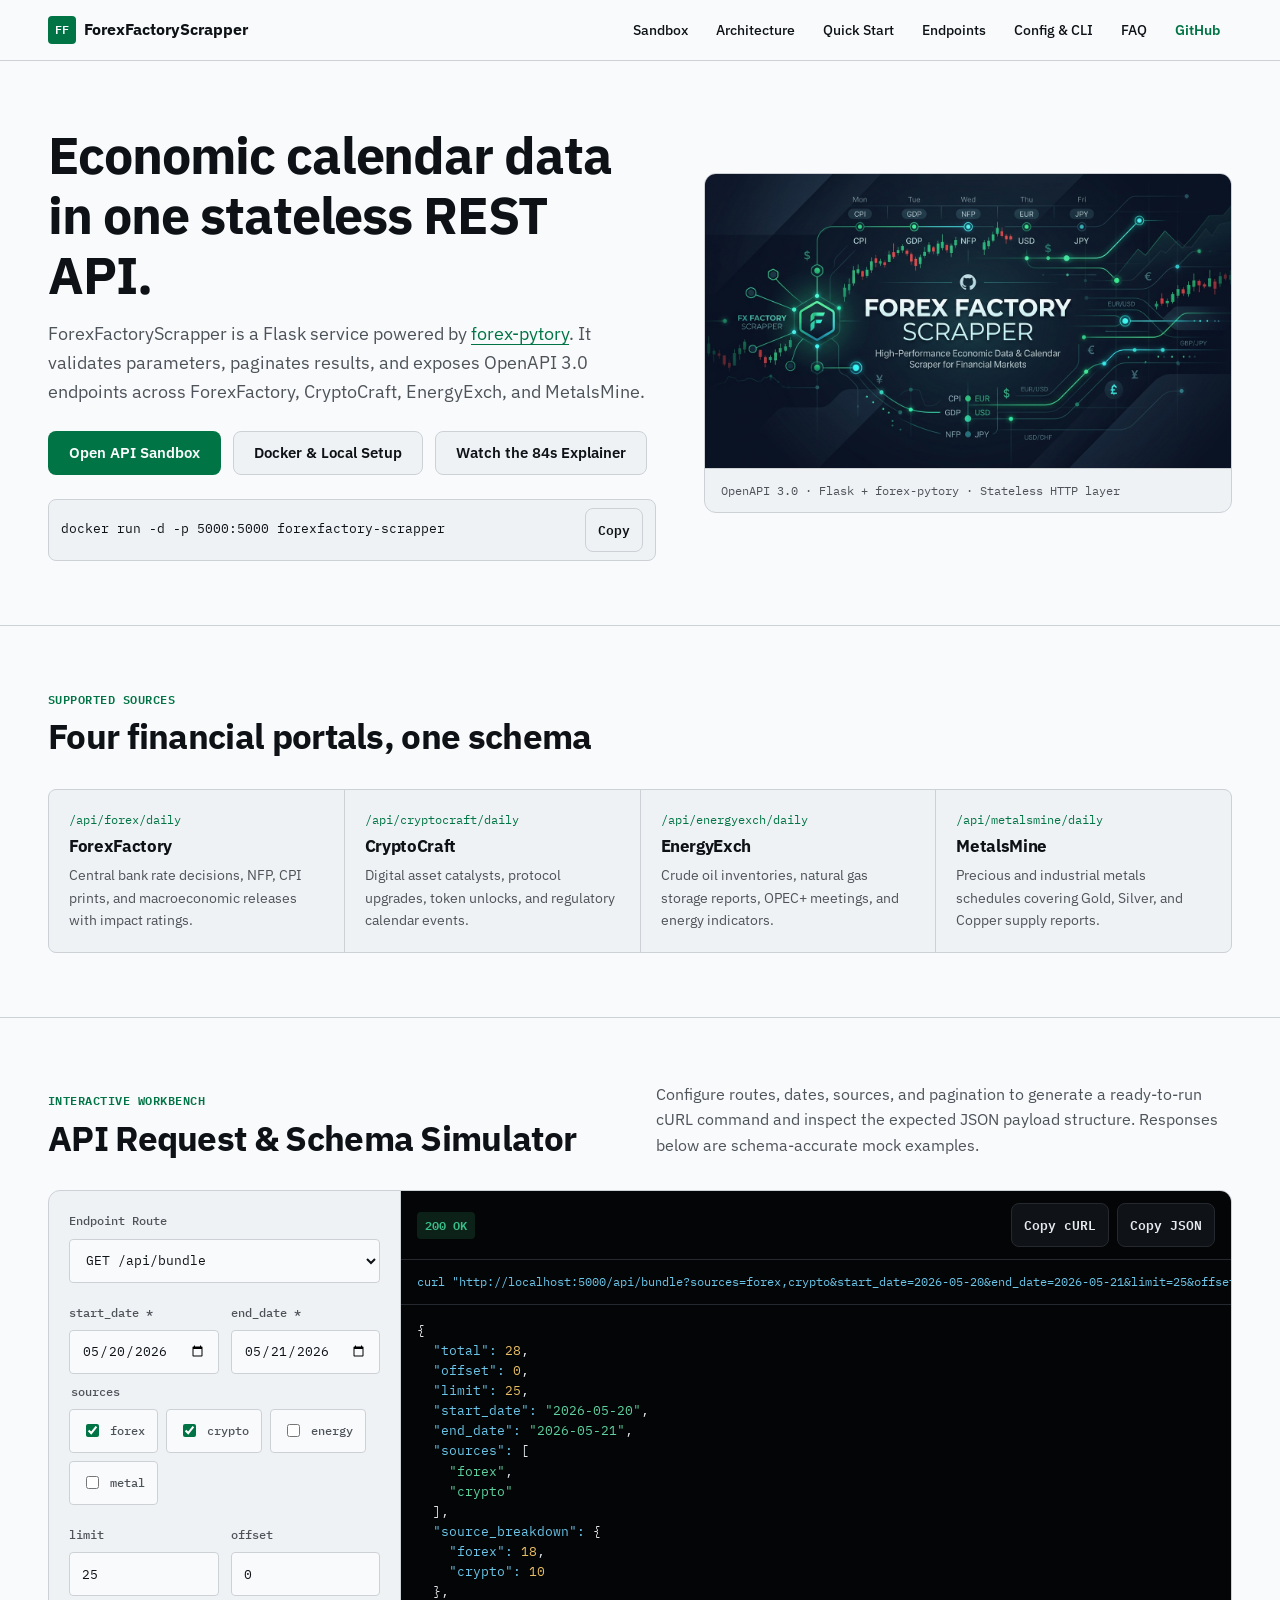
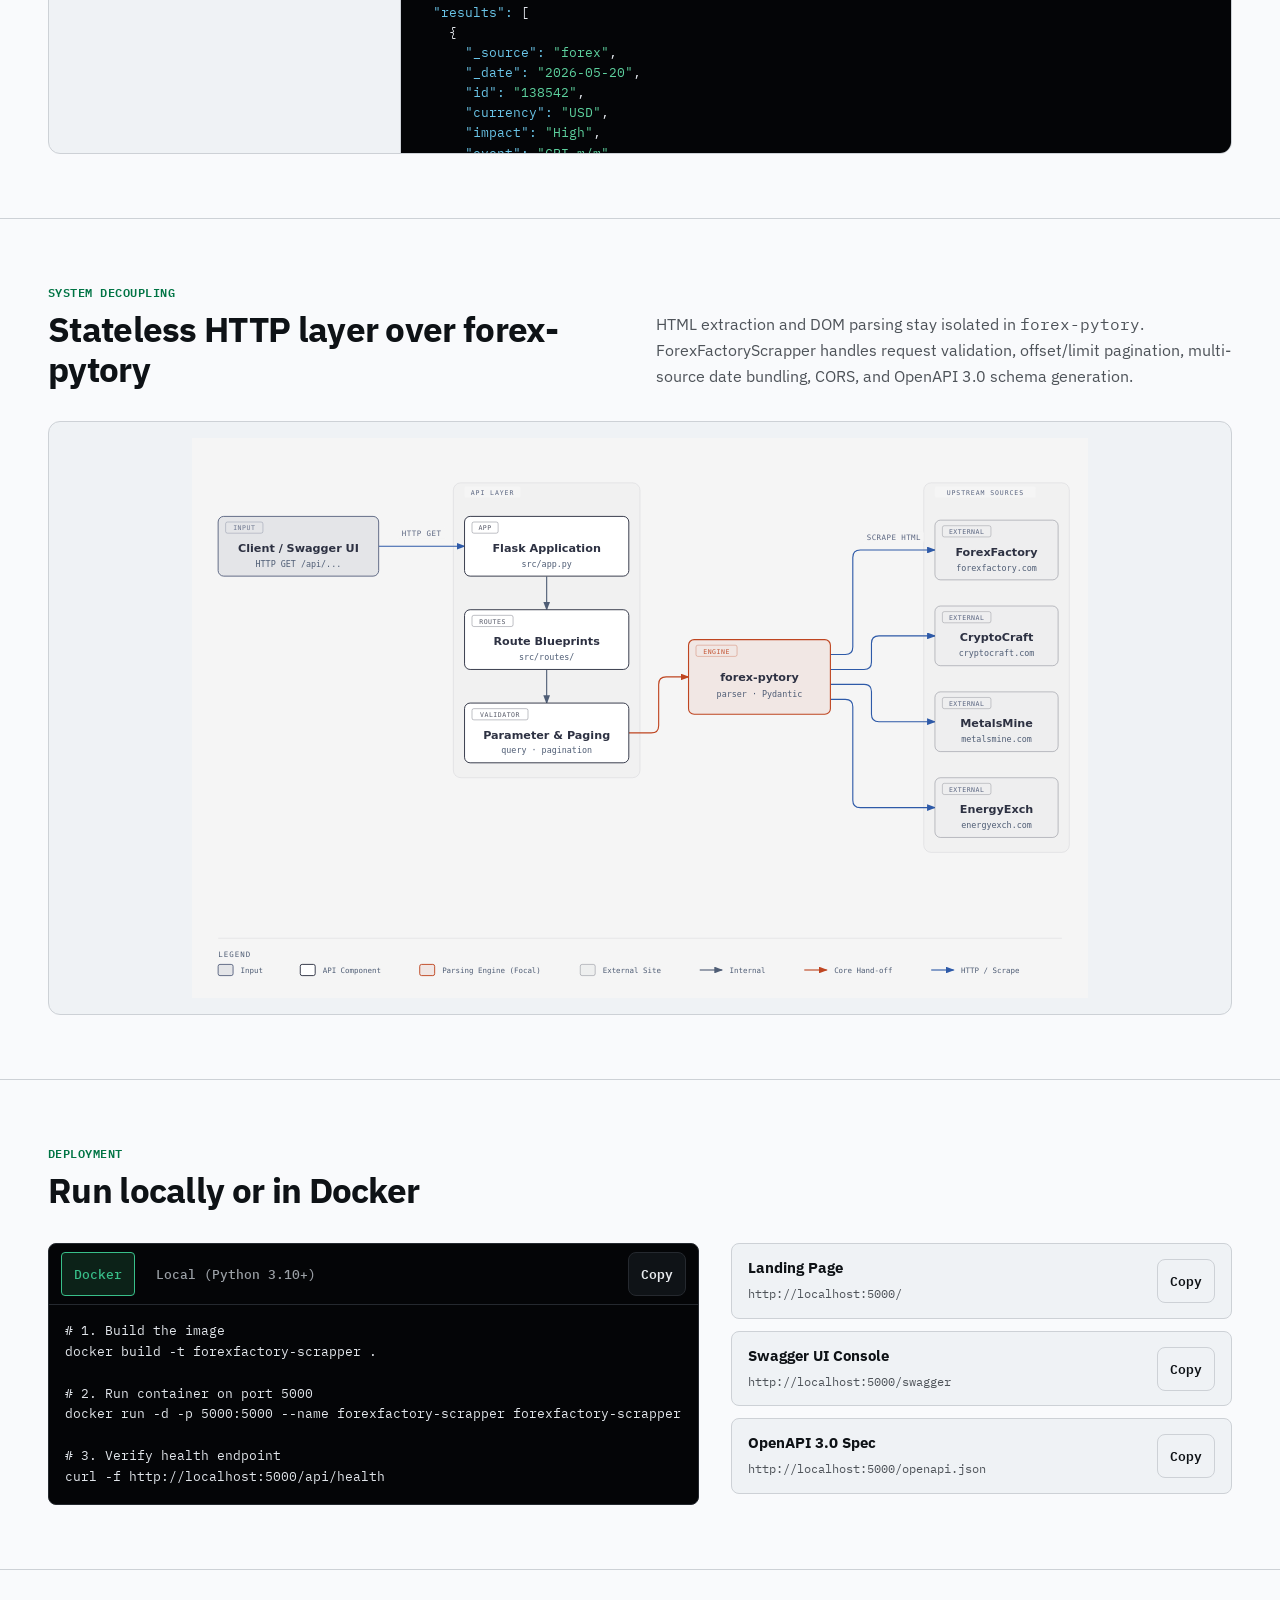
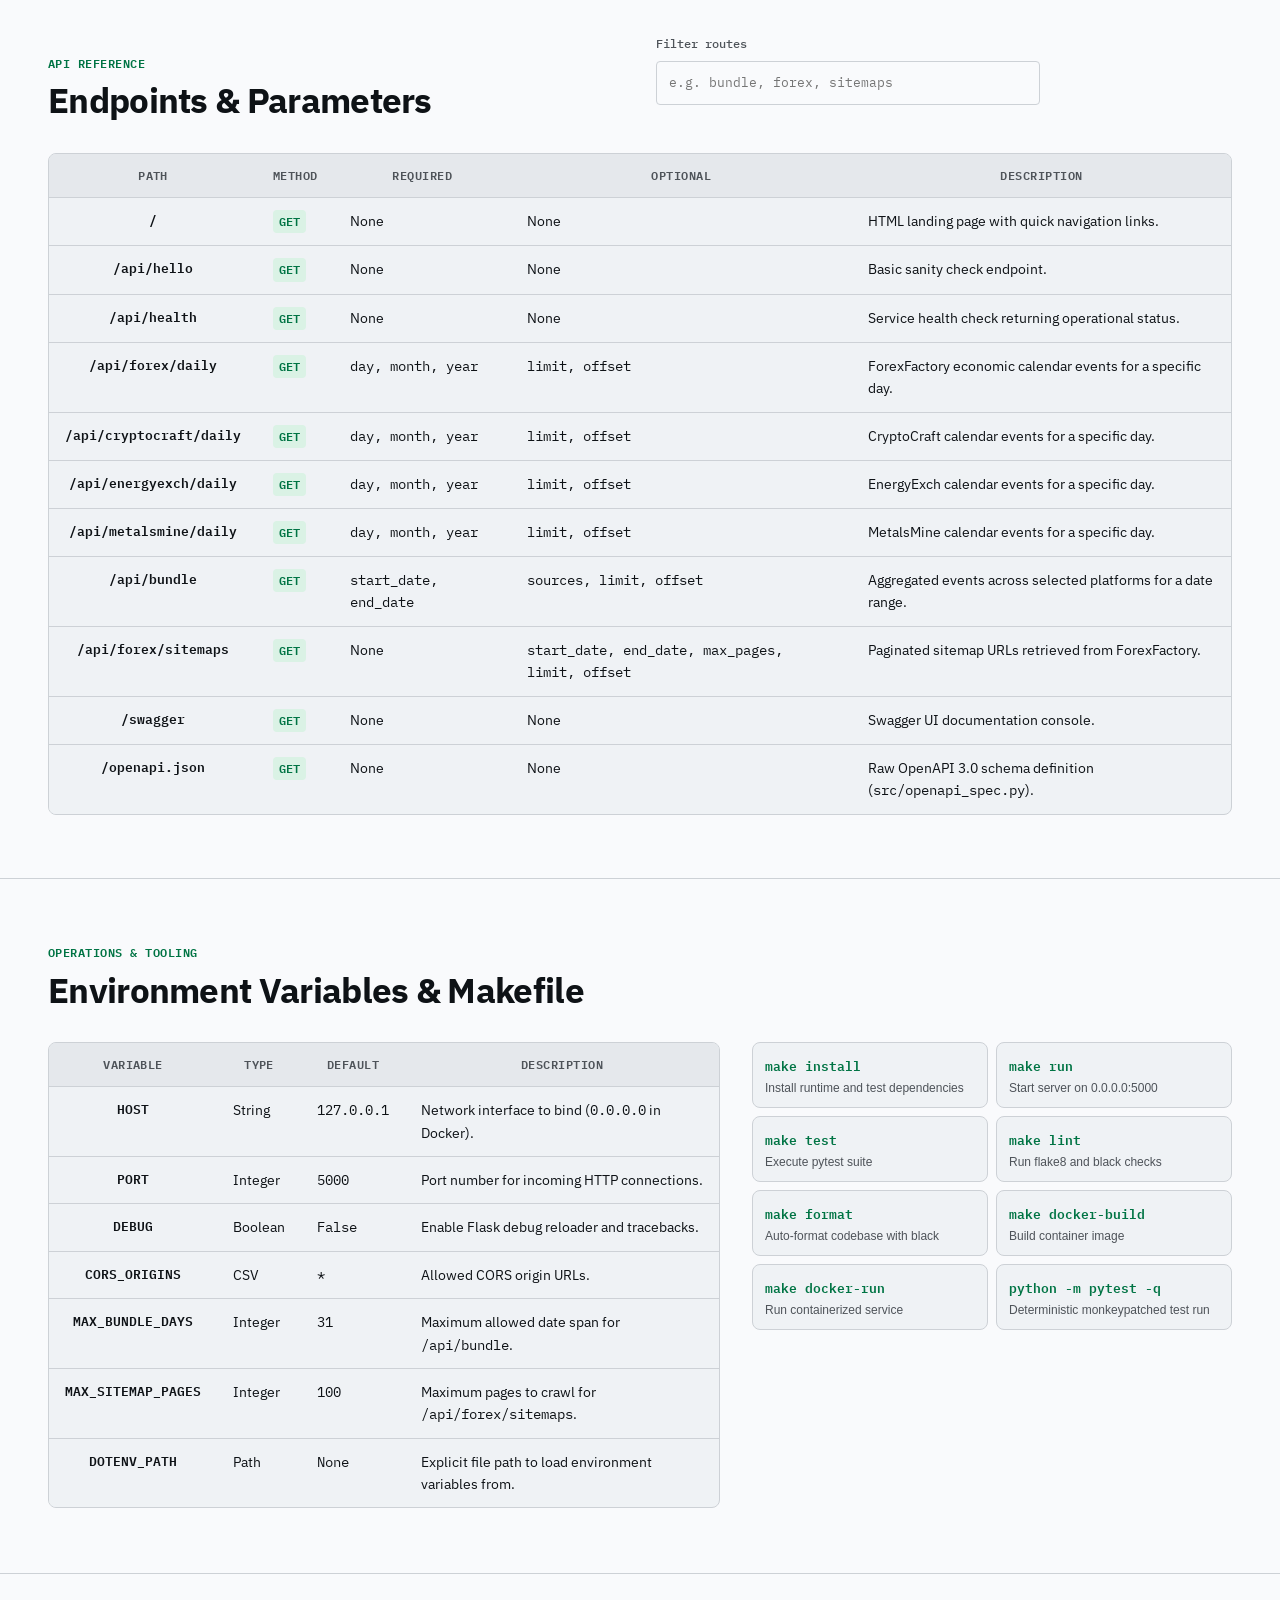
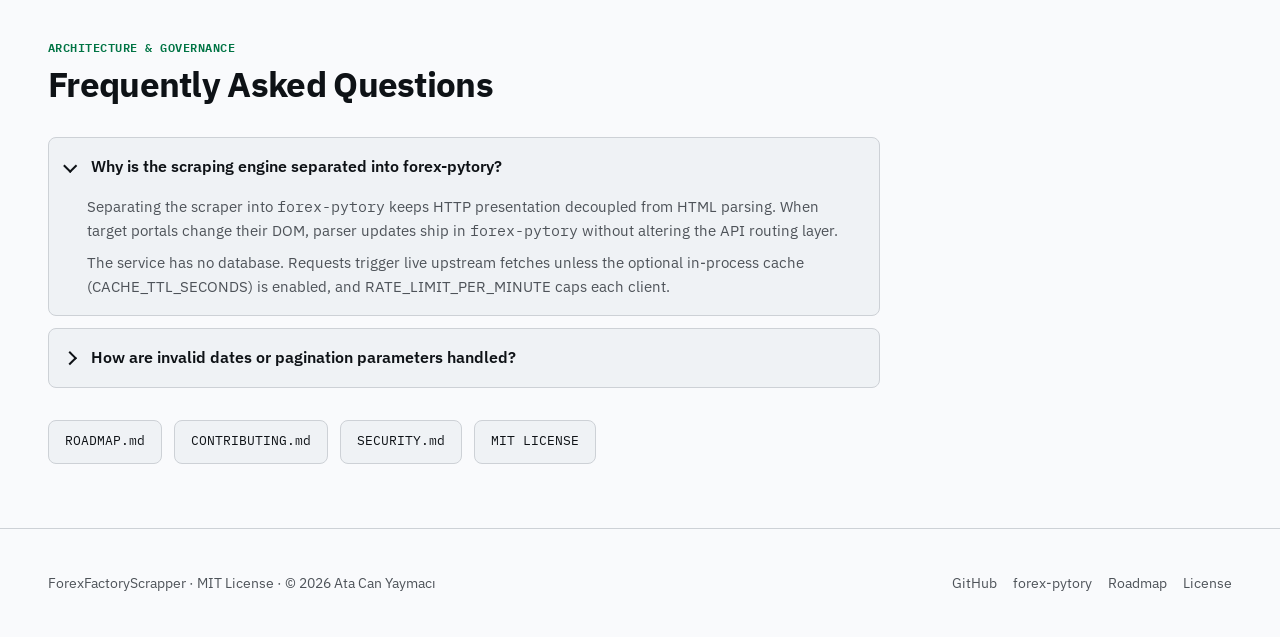
<file: index.html>
<!DOCTYPE html>
<html lang="en">
<head>
  <meta charset="UTF-8">
  <meta name="viewport" content="width=device-width, initial-scale=1.0">
  <meta name="color-scheme" content="light dark">
  <meta name="robots" content="index, follow">
  <title>ForexFactoryScrapper — Economic Calendar REST API</title>
  <meta name="description" content="A stateless Flask REST API service aggregating economic calendar events from ForexFactory, CryptoCraft, EnergyExch, and MetalsMine.">
  <link rel="canonical" href="https://atacanymc.github.io/ForexFactoryScrapper/">
  <link rel="alternate" type="text/markdown" href="llms.txt" title="LLM-friendly documentation">
  <link rel="icon" type="image/svg+xml" href="data:image/svg+xml,%3Csvg xmlns='http://www.w3.org/2000/svg' viewBox='0 0 32 32'%3E%3Crect width='32' height='32' rx='6' fill='%2310b981'/%3E%3Ctext x='50%25' y='54%25' dominant-baseline='middle' text-anchor='middle' fill='%23090a0f' font-family='monospace' font-weight='700' font-size='14'%3EFF%3C/text%3E%3C/svg%3E">

  <!-- Open Graph & Twitter Card -->
  <meta property="og:type" content="website">
  <meta property="og:site_name" content="ForexFactoryScrapper">
  <meta property="og:title" content="ForexFactoryScrapper — Economic Calendar REST API">
  <meta property="og:description" content="A stateless Flask REST API service aggregating economic calendar events from ForexFactory, CryptoCraft, EnergyExch, and MetalsMine.">
  <meta property="og:url" content="https://atacanymc.github.io/ForexFactoryScrapper/">
  <meta property="og:image" content="https://atacanymc.github.io/ForexFactoryScrapper/assets/banner.jpg">
  <meta property="og:image:width" content="1376">
  <meta property="og:image:height" content="768">
  <meta name="twitter:card" content="summary_large_image">
  <meta name="twitter:title" content="ForexFactoryScrapper — Economic Calendar REST API">
  <meta name="twitter:description" content="Stateless Flask REST API for ForexFactory, CryptoCraft, EnergyExch, and MetalsMine economic calendars.">
  <meta name="twitter:image" content="https://atacanymc.github.io/ForexFactoryScrapper/assets/banner.jpg">

  <!-- Structured Data (JSON-LD) -->
  <script type="application/ld+json">
  {
    "@context": "https://schema.org",
    "@graph": [
      {
        "@type": "SoftwareApplication",
        "name": "ForexFactoryScrapper",
        "applicationCategory": "DeveloperApplication",
        "operatingSystem": "Linux, macOS, Windows, Docker",
        "url": "https://atacanymc.github.io/ForexFactoryScrapper/",
        "codeRepository": "https://github.com/AtaCanYmc/ForexFactoryScrapper",
        "license": "https://opensource.org/licenses/MIT",
        "programmingLanguage": "Python",
        "image": "https://atacanymc.github.io/ForexFactoryScrapper/assets/banner.jpg",
        "description": "A stateless Flask REST API service aggregating economic calendar events from ForexFactory, CryptoCraft, EnergyExch, and MetalsMine via forex-pytory.",
        "author": {
          "@type": "Person",
          "name": "Ata Can Yaymacı",
          "url": "https://github.com/AtaCanYmc"
        },
        "offers": {
          "@type": "Offer",
          "price": "0",
          "priceCurrency": "USD"
        }
      },
      {
        "@type": "FAQPage",
        "mainEntity": [
          {
            "@type": "Question",
            "name": "Why is the scraping engine separated into forex-pytory?",
            "acceptedAnswer": {
              "@type": "Answer",
              "text": "Separating the scraper into forex-pytory keeps HTTP presentation decoupled from HTML parsing. When target portals change their DOM, parser updates ship in forex-pytory without altering the API routing layer. The service has no database. Requests trigger live upstream fetches unless the optional in-process cache (CACHE_TTL_SECONDS) is enabled, and RATE_LIMIT_PER_MINUTE caps each client."
            }
          },
          {
            "@type": "Question",
            "name": "How are invalid dates or pagination parameters handled?",
            "acceptedAnswer": {
              "@type": "Answer",
              "text": "Parameters are validated before invoking upstream scrapers. Malformed dates, non-integer date parts, or negative pagination values return HTTP 400 with a structured JSON payload: {\"error\": \"...\"}."
            }
          }
        ]
      }
    ]
  }
  </script>

  <link rel="preconnect" href="https://fonts.googleapis.com">
  <link rel="preconnect" href="https://fonts.gstatic.com" crossorigin>
  <link href="https://fonts.googleapis.com/css2?family=IBM+Plex+Mono:wght@400;500;600&family=IBM+Plex+Sans:wght@400;500;600;700&display=swap" rel="stylesheet">

  <link rel="stylesheet" href="index.css">
</head>
<body>
  <a href="#main-content" class="skip-link">Skip to main content</a>

  <div id="toast-region" class="toast-region" role="status" aria-live="polite" aria-atomic="true"></div>

  <header class="site-header" id="site-header">
    <div class="container header-inner" id="header-inner">
      <a class="site-logo" href="#main-content">
        <span class="site-logo-mark" aria-hidden="true">FF</span>
        <span>ForexFactoryScrapper</span>
      </a>

      <nav class="site-nav" aria-label="Primary">
        <button
          class="menu-button"
          type="button"
          popovertarget="site-menu"
          popovertargetaction="toggle"
          aria-controls="site-menu"
        >
          <span>Menu</span>
        </button>

        <ul id="site-menu" class="site-menu" popover="auto">
          <li><a href="#playground">Sandbox</a></li>
          <li><a href="#architecture">Architecture</a></li>
          <li><a href="#quickstart">Quick Start</a></li>
          <li><a href="#endpoints">Endpoints</a></li>
          <li><a href="#config">Config &amp; CLI</a></li>
          <li><a href="#faq">FAQ</a></li>
          <li>
            <a class="nav-repo" href="https://github.com/AtaCanYmc/ForexFactoryScrapper" target="_blank" rel="noopener noreferrer">
              GitHub
            </a>
          </li>
        </ul>
      </nav>
    </div>
  </header>

  <main id="main-content">
    <!-- Hero -->
    <section class="hero" aria-labelledby="hero-heading">
      <div class="container hero-grid">
        <div>
          <h1 id="hero-heading" class="hero-title">Economic calendar data in one stateless REST API.</h1>
          <p class="hero-lead">
            ForexFactoryScrapper is a Flask service powered by
            <a href="https://github.com/AtaCanYmc/forex-pytory" target="_blank" rel="noopener noreferrer">forex-pytory</a>.
            It validates parameters, paginates results, and exposes OpenAPI 3.0 endpoints across ForexFactory, CryptoCraft, EnergyExch, and MetalsMine.
          </p>

          <div class="hero-actions">
            <a href="#playground" class="btn btn-primary">Open API Sandbox</a>
            <a href="#quickstart" class="btn btn-secondary">Docker &amp; Local Setup</a>
            <a href="https://youtu.be/_nROisUlAeQ" class="btn btn-secondary" target="_blank" rel="noopener noreferrer">Watch the 84s Explainer</a>
          </div>

          <div class="hero-cmd">
            <code>docker run -d -p 5000:5000 forexfactory-scrapper</code>
            <button type="button" class="btn btn-secondary btn-sm" data-copy="docker run -d -p 5000:5000 --name forexfactory-scrapper forexfactory-scrapper" data-copy-msg="Docker command copied">
              Copy
            </button>
          </div>
        </div>

        <figure class="hero-figure">
          <img
            src="assets/banner.jpg"
            alt="ForexFactoryScrapper REST API overview banner"
            width="1376"
            height="768"
            fetchpriority="high"
            decoding="async"
          >
          <figcaption>OpenAPI 3.0 · Flask + forex-pytory · Stateless HTTP layer</figcaption>
        </figure>
      </div>
    </section>

    <!-- Supported Portals -->
    <section class="section" aria-labelledby="portals-heading">
      <div class="container">
        <div class="section-head">
          <div>
            <p class="section-kicker">Supported Sources</p>
            <h2 id="portals-heading" class="section-title">Four financial portals, one schema</h2>
          </div>
        </div>

        <ul class="portal-list">
          <li class="portal-item">
            <span class="portal-route">/api/forex/daily</span>
            <h3>ForexFactory</h3>
            <p>Central bank rate decisions, NFP, CPI prints, and macroeconomic releases with impact ratings.</p>
          </li>
          <li class="portal-item">
            <span class="portal-route">/api/cryptocraft/daily</span>
            <h3>CryptoCraft</h3>
            <p>Digital asset catalysts, protocol upgrades, token unlocks, and regulatory calendar events.</p>
          </li>
          <li class="portal-item">
            <span class="portal-route">/api/energyexch/daily</span>
            <h3>EnergyExch</h3>
            <p>Crude oil inventories, natural gas storage reports, OPEC+ meetings, and energy indicators.</p>
          </li>
          <li class="portal-item">
            <span class="portal-route">/api/metalsmine/daily</span>
            <h3>MetalsMine</h3>
            <p>Precious and industrial metals schedules covering Gold, Silver, and Copper supply reports.</p>
          </li>
        </ul>
      </div>
    </section>

    <!-- Interactive API Sandbox -->
    <section id="playground" class="section" aria-labelledby="playground-heading">
      <div class="container">
        <div class="section-head section-head--split">
          <div>
            <p class="section-kicker">Interactive Workbench</p>
            <h2 id="playground-heading" class="section-title">API Request &amp; Schema Simulator</h2>
          </div>
          <p class="section-lead">
            Configure routes, dates, sources, and pagination to generate a ready-to-run cURL command and inspect the expected JSON payload structure. Responses below are schema-accurate mock examples.
          </p>
        </div>

        <div class="workbench">
          <div class="workbench-controls">
            <div class="field">
              <label for="sim-endpoint">Endpoint Route</label>
              <select id="sim-endpoint" class="select">
                <option value="bundle">GET /api/bundle</option>
                <option value="forex">GET /api/forex/daily</option>
                <option value="crypto">GET /api/cryptocraft/daily</option>
                <option value="energy">GET /api/energyexch/daily</option>
                <option value="metals">GET /api/metalsmine/daily</option>
                <option value="sitemaps">GET /api/forex/sitemaps</option>
                <option value="health">GET /api/health</option>
              </select>
            </div>

            <div id="sim-params-bundle" class="field">
              <div class="field-row">
                <div class="field">
                  <label for="sim-start-date">start_date *</label>
                  <input type="date" id="sim-start-date" class="input" value="2026-05-20">
                </div>
                <div class="field">
                  <label for="sim-end-date">end_date *</label>
                  <input type="date" id="sim-end-date" class="input" value="2026-05-21">
                </div>
              </div>

              <fieldset>
                <legend>sources</legend>
                <div class="checkbox-group">
                  <label class="checkbox-pill"><input type="checkbox" value="forex" checked class="sim-source-cb"> forex</label>
                  <label class="checkbox-pill"><input type="checkbox" value="crypto" checked class="sim-source-cb"> crypto</label>
                  <label class="checkbox-pill"><input type="checkbox" value="energy" class="sim-source-cb"> energy</label>
                  <label class="checkbox-pill"><input type="checkbox" value="metal" class="sim-source-cb"> metal</label>
                </div>
              </fieldset>
            </div>

            <div id="sim-params-daily" class="field-row field-row--3 hidden">
              <div class="field">
                <label for="sim-day">day *</label>
                <input type="number" id="sim-day" class="input" min="1" max="31" value="20">
              </div>
              <div class="field">
                <label for="sim-month">month *</label>
                <input type="number" id="sim-month" class="input" min="1" max="12" value="5">
              </div>
              <div class="field">
                <label for="sim-year">year *</label>
                <input type="number" id="sim-year" class="input" min="2007" max="2030" value="2026">
              </div>
            </div>

            <div id="sim-params-sitemaps" class="field hidden">
              <label for="sim-max-pages">max_pages (default: 10)</label>
              <input type="number" id="sim-max-pages" class="input" min="1" max="100" value="10">
            </div>

            <div id="sim-params-pagination" class="field-row">
              <div class="field">
                <label for="sim-limit">limit</label>
                <input type="number" id="sim-limit" class="input" min="0" max="100" value="25">
              </div>
              <div class="field">
                <label for="sim-offset">offset</label>
                <input type="number" id="sim-offset" class="input" min="0" value="0">
              </div>
            </div>
          </div>

          <div class="workbench-output">
            <div class="output-bar">
              <div>
                <span id="sim-status-badge" class="status-badge">200 OK</span>
              </div>
              <div style="display: flex; gap: var(--space-2);">
                <button type="button" id="copy-curl-btn" class="btn btn-secondary btn-sm">Copy cURL</button>
                <button type="button" id="copy-json-btn" class="btn btn-secondary btn-sm">Copy JSON</button>
              </div>
            </div>
            <div class="curl-box">
              <code id="sim-curl-output"></code>
            </div>
            <pre id="sim-json-output" class="json-pre"></pre>
          </div>
        </div>
      </div>
    </section>

    <!-- Architecture -->
    <section id="architecture" class="section" aria-labelledby="architecture-heading">
      <div class="container">
        <div class="section-head section-head--split">
          <div>
            <p class="section-kicker">System Decoupling</p>
            <h2 id="architecture-heading" class="section-title">Stateless HTTP layer over forex-pytory</h2>
          </div>
          <p class="section-lead">
            HTML extraction and DOM parsing stay isolated in <code>forex-pytory</code>. ForexFactoryScrapper handles request validation, offset/limit pagination, multi-source date bundling, CORS, and OpenAPI 3.0 schema generation.
          </p>
        </div>

        <figure class="arch-figure">
          <img
            src="assets/architecture.svg"
            alt="System architecture showing HTTP clients calling the Flask API layer, which delegates HTML parsing to forex-pytory across four financial portals"
            width="960"
            height="600"
            loading="lazy"
            decoding="async"
          >
        </figure>
      </div>
    </section>

    <!-- Quick Start -->
    <section id="quickstart" class="section" aria-labelledby="quickstart-heading">
      <div class="container">
        <div class="section-head">
          <div>
            <p class="section-kicker">Deployment</p>
            <h2 id="quickstart-heading" class="section-title">Run locally or in Docker</h2>
          </div>
        </div>

        <div class="quickstart-grid">
          <div class="code-panel">
            <div class="code-tabs">
              <div class="tab-group" role="tablist" aria-label="Installation method">
                <button type="button" role="tab" id="tab-docker" class="tab-btn" aria-selected="true" aria-controls="panel-docker">Docker</button>
                <button type="button" role="tab" id="tab-local" class="tab-btn" aria-selected="false" aria-controls="panel-local">Local (Python 3.10+)</button>
              </div>
              <button type="button" id="copy-install-btn" class="btn btn-secondary btn-sm">Copy</button>
            </div>

            <pre id="panel-docker" role="tabpanel" aria-labelledby="tab-docker"><code># 1. Build the image
docker build -t forexfactory-scrapper .

# 2. Run container on port 5000
docker run -d -p 5000:5000 --name forexfactory-scrapper forexfactory-scrapper

# 3. Verify health endpoint
curl -f http://localhost:5000/api/health</code></pre>

            <pre id="panel-local" role="tabpanel" aria-labelledby="tab-local" class="hidden"><code># Prerequisites: Python 3.10, 3.11, or 3.12
python -m venv .venv
source .venv/bin/activate

pip install -r requirements.txt
python main.py</code></pre>
          </div>

          <ul class="interface-list" aria-label="Built-in web interfaces">
            <li class="interface-item">
              <div>
                <strong>Landing Page</strong>
                <code>http://localhost:5000/</code>
              </div>
              <button type="button" class="btn btn-secondary btn-sm" data-copy="http://localhost:5000/" data-copy-msg="Landing URL copied">Copy</button>
            </li>
            <li class="interface-item">
              <div>
                <strong>Swagger UI Console</strong>
                <code>http://localhost:5000/swagger</code>
              </div>
              <button type="button" class="btn btn-secondary btn-sm" data-copy="http://localhost:5000/swagger" data-copy-msg="Swagger URL copied">Copy</button>
            </li>
            <li class="interface-item">
              <div>
                <strong>OpenAPI 3.0 Spec</strong>
                <code>http://localhost:5000/openapi.json</code>
              </div>
              <button type="button" class="btn btn-secondary btn-sm" data-copy="http://localhost:5000/openapi.json" data-copy-msg="OpenAPI URL copied">Copy</button>
            </li>
          </ul>
        </div>
      </div>
    </section>

    <!-- Endpoint Reference -->
    <section id="endpoints" class="section" aria-labelledby="endpoints-heading">
      <div class="container">
        <div class="section-head section-head--split">
          <div>
            <p class="section-kicker">API Reference</p>
            <h2 id="endpoints-heading" class="section-title">Endpoints &amp; Parameters</h2>
          </div>
          <div class="filter-bar field">
            <label for="endpoint-search">Filter routes</label>
            <input type="search" id="endpoint-search" class="input" placeholder="e.g. bundle, forex, sitemaps">
          </div>
        </div>

        <div tabindex="0" role="region" aria-labelledby="endpoints-table-caption" class="table-wrapper">
          <table class="data-table endpoints-table">
            <caption id="endpoints-table-caption">ForexFactoryScrapper HTTP endpoints</caption>
            <thead>
              <tr>
                <th scope="col">Path</th>
                <th scope="col">Method</th>
                <th scope="col">Required</th>
                <th scope="col">Optional</th>
                <th scope="col">Description</th>
              </tr>
            </thead>
            <tbody id="endpoints-tbody">
              <tr class="endpoint-row">
                <th scope="row">/</th>
                <td><span class="method-tag">GET</span></td>
                <td>None</td>
                <td>None</td>
                <td>HTML landing page with quick navigation links.</td>
              </tr>
              <tr class="endpoint-row">
                <th scope="row">/api/hello</th>
                <td><span class="method-tag">GET</span></td>
                <td>None</td>
                <td>None</td>
                <td>Basic sanity check endpoint.</td>
              </tr>
              <tr class="endpoint-row">
                <th scope="row">/api/health</th>
                <td><span class="method-tag">GET</span></td>
                <td>None</td>
                <td>None</td>
                <td>Service health check returning operational status.</td>
              </tr>
              <tr class="endpoint-row">
                <th scope="row">/api/forex/daily</th>
                <td><span class="method-tag">GET</span></td>
                <td><code>day, month, year</code></td>
                <td><code>limit, offset</code></td>
                <td>ForexFactory economic calendar events for a specific day.</td>
              </tr>
              <tr class="endpoint-row">
                <th scope="row">/api/cryptocraft/daily</th>
                <td><span class="method-tag">GET</span></td>
                <td><code>day, month, year</code></td>
                <td><code>limit, offset</code></td>
                <td>CryptoCraft calendar events for a specific day.</td>
              </tr>
              <tr class="endpoint-row">
                <th scope="row">/api/energyexch/daily</th>
                <td><span class="method-tag">GET</span></td>
                <td><code>day, month, year</code></td>
                <td><code>limit, offset</code></td>
                <td>EnergyExch calendar events for a specific day.</td>
              </tr>
              <tr class="endpoint-row">
                <th scope="row">/api/metalsmine/daily</th>
                <td><span class="method-tag">GET</span></td>
                <td><code>day, month, year</code></td>
                <td><code>limit, offset</code></td>
                <td>MetalsMine calendar events for a specific day.</td>
              </tr>
              <tr class="endpoint-row">
                <th scope="row">/api/bundle</th>
                <td><span class="method-tag">GET</span></td>
                <td><code>start_date, end_date</code></td>
                <td><code>sources, limit, offset</code></td>
                <td>Aggregated events across selected platforms for a date range.</td>
              </tr>
              <tr class="endpoint-row">
                <th scope="row">/api/forex/sitemaps</th>
                <td><span class="method-tag">GET</span></td>
                <td>None</td>
                <td><code>start_date, end_date, max_pages, limit, offset</code></td>
                <td>Paginated sitemap URLs retrieved from ForexFactory.</td>
              </tr>
              <tr class="endpoint-row">
                <th scope="row">/swagger</th>
                <td><span class="method-tag">GET</span></td>
                <td>None</td>
                <td>None</td>
                <td>Swagger UI documentation console.</td>
              </tr>
              <tr class="endpoint-row">
                <th scope="row">/openapi.json</th>
                <td><span class="method-tag">GET</span></td>
                <td>None</td>
                <td>None</td>
                <td>Raw OpenAPI 3.0 schema definition (<code>src/openapi_spec.py</code>).</td>
              </tr>
            </tbody>
          </table>
        </div>
      </div>
    </section>

    <!-- Configuration & CLI -->
    <section id="config" class="section" aria-labelledby="config-heading">
      <div class="container">
        <div class="section-head">
          <div>
            <p class="section-kicker">Operations &amp; Tooling</p>
            <h2 id="config-heading" class="section-title">Environment Variables &amp; Makefile</h2>
          </div>
        </div>

        <div class="ops-grid">
          <div tabindex="0" role="region" aria-labelledby="env-table-caption" class="table-wrapper">
            <table class="data-table env-table">
              <caption id="env-table-caption">Environment variables loaded via python-dotenv</caption>
              <thead>
                <tr>
                  <th scope="col">Variable</th>
                  <th scope="col">Type</th>
                  <th scope="col">Default</th>
                  <th scope="col">Description</th>
                </tr>
              </thead>
              <tbody>
                <tr>
                  <th scope="row">HOST</th>
                  <td>String</td>
                  <td><code>127.0.0.1</code></td>
                  <td>Network interface to bind (<code>0.0.0.0</code> in Docker).</td>
                </tr>
                <tr>
                  <th scope="row">PORT</th>
                  <td>Integer</td>
                  <td><code>5000</code></td>
                  <td>Port number for incoming HTTP connections.</td>
                </tr>
                <tr>
                  <th scope="row">DEBUG</th>
                  <td>Boolean</td>
                  <td><code>False</code></td>
                  <td>Enable Flask debug reloader and tracebacks.</td>
                </tr>
                <tr>
                  <th scope="row">CORS_ORIGINS</th>
                  <td>CSV</td>
                  <td><code>*</code></td>
                  <td>Allowed CORS origin URLs.</td>
                </tr>
                <tr>
                  <th scope="row">MAX_BUNDLE_DAYS</th>
                  <td>Integer</td>
                  <td><code>31</code></td>
                  <td>Maximum allowed date span for <code>/api/bundle</code>.</td>
                </tr>
                <tr>
                  <th scope="row">MAX_SITEMAP_PAGES</th>
                  <td>Integer</td>
                  <td><code>100</code></td>
                  <td>Maximum pages to crawl for <code>/api/forex/sitemaps</code>.</td>
                </tr>
                <tr>
                  <th scope="row">DOTENV_PATH</th>
                  <td>Path</td>
                  <td><code>None</code></td>
                  <td>Explicit file path to load environment variables from.</td>
                </tr>
              </tbody>
            </table>
          </div>

          <div class="make-grid" aria-label="Makefile commands">
            <button type="button" class="make-btn" data-copy="make install" data-copy-msg="Copied: make install">
              <code>make install</code>
              <span>Install runtime and test dependencies</span>
            </button>
            <button type="button" class="make-btn" data-copy="make run" data-copy-msg="Copied: make run">
              <code>make run</code>
              <span>Start server on 0.0.0.0:5000</span>
            </button>
            <button type="button" class="make-btn" data-copy="make test" data-copy-msg="Copied: make test">
              <code>make test</code>
              <span>Execute pytest suite</span>
            </button>
            <button type="button" class="make-btn" data-copy="make lint" data-copy-msg="Copied: make lint">
              <code>make lint</code>
              <span>Run flake8 and black checks</span>
            </button>
            <button type="button" class="make-btn" data-copy="make format" data-copy-msg="Copied: make format">
              <code>make format</code>
              <span>Auto-format codebase with black</span>
            </button>
            <button type="button" class="make-btn" data-copy="make docker-build" data-copy-msg="Copied: make docker-build">
              <code>make docker-build</code>
              <span>Build container image</span>
            </button>
            <button type="button" class="make-btn" data-copy="make docker-run" data-copy-msg="Copied: make docker-run">
              <code>make docker-run</code>
              <span>Run containerized service</span>
            </button>
            <button type="button" class="make-btn" data-copy="python -m pytest -q" data-copy-msg="Copied: python -m pytest -q">
              <code>python -m pytest -q</code>
              <span>Deterministic monkeypatched test run</span>
            </button>
          </div>
        </div>
      </div>
    </section>

    <!-- FAQ & Governance -->
    <section id="faq" class="section" aria-labelledby="faq-heading">
      <div class="container">
        <div class="section-head">
          <div>
            <p class="section-kicker">Architecture &amp; Governance</p>
            <h2 id="faq-heading" class="section-title">Frequently Asked Questions</h2>
          </div>
        </div>

        <div class="accordion">
          <details open>
            <summary>Why is the scraping engine separated into forex-pytory?</summary>
            <div class="accordion-body">
              <p>Separating the scraper into <code>forex-pytory</code> keeps HTTP presentation decoupled from HTML parsing. When target portals change their DOM, parser updates ship in <code>forex-pytory</code> without altering the API routing layer.</p>
              <p>The service has no database. Requests trigger live upstream fetches unless the optional in-process cache (CACHE_TTL_SECONDS) is enabled, and RATE_LIMIT_PER_MINUTE caps each client.</p>
            </div>
          </details>

          <details>
            <summary>How are invalid dates or pagination parameters handled?</summary>
            <div class="accordion-body">
              <p>Parameters are validated before invoking upstream scrapers. Malformed dates, non-integer date parts, or negative pagination values return <code>HTTP 400</code> with a structured JSON payload: <code>{"error": "..."}</code>.</p>
            </div>
          </details>
        </div>

        <ul class="gov-list" aria-label="Project governance documents">
          <li><a href="https://github.com/AtaCanYmc/ForexFactoryScrapper/blob/main/ROADMAP.md" target="_blank" rel="noopener noreferrer">ROADMAP.md</a></li>
          <li><a href="https://github.com/AtaCanYmc/ForexFactoryScrapper/blob/main/CONTRIBUTING.md" target="_blank" rel="noopener noreferrer">CONTRIBUTING.md</a></li>
          <li><a href="https://github.com/AtaCanYmc/ForexFactoryScrapper/blob/main/SECURITY.md" target="_blank" rel="noopener noreferrer">SECURITY.md</a></li>
          <li><a href="https://github.com/AtaCanYmc/ForexFactoryScrapper/blob/main/LICENSE" target="_blank" rel="noopener noreferrer">MIT LICENSE</a></li>
        </ul>
      </div>
    </section>
  </main>

  <footer class="site-footer">
    <div class="container footer-inner">
      <span>ForexFactoryScrapper · MIT License · © 2026 Ata Can Yaymacı</span>
      <div class="footer-links">
        <a href="https://github.com/AtaCanYmc/ForexFactoryScrapper" target="_blank" rel="noopener noreferrer">GitHub</a>
        <a href="https://github.com/AtaCanYmc/forex-pytory" target="_blank" rel="noopener noreferrer">forex-pytory</a>
        <a href="https://github.com/AtaCanYmc/ForexFactoryScrapper/blob/main/ROADMAP.md" target="_blank" rel="noopener noreferrer">Roadmap</a>
        <a href="https://github.com/AtaCanYmc/ForexFactoryScrapper/blob/main/LICENSE" target="_blank" rel="noopener noreferrer">License</a>
      </div>
    </div>
  </footer>

  <script type="module" src="index.js"></script>
</body>
</html>
</file>
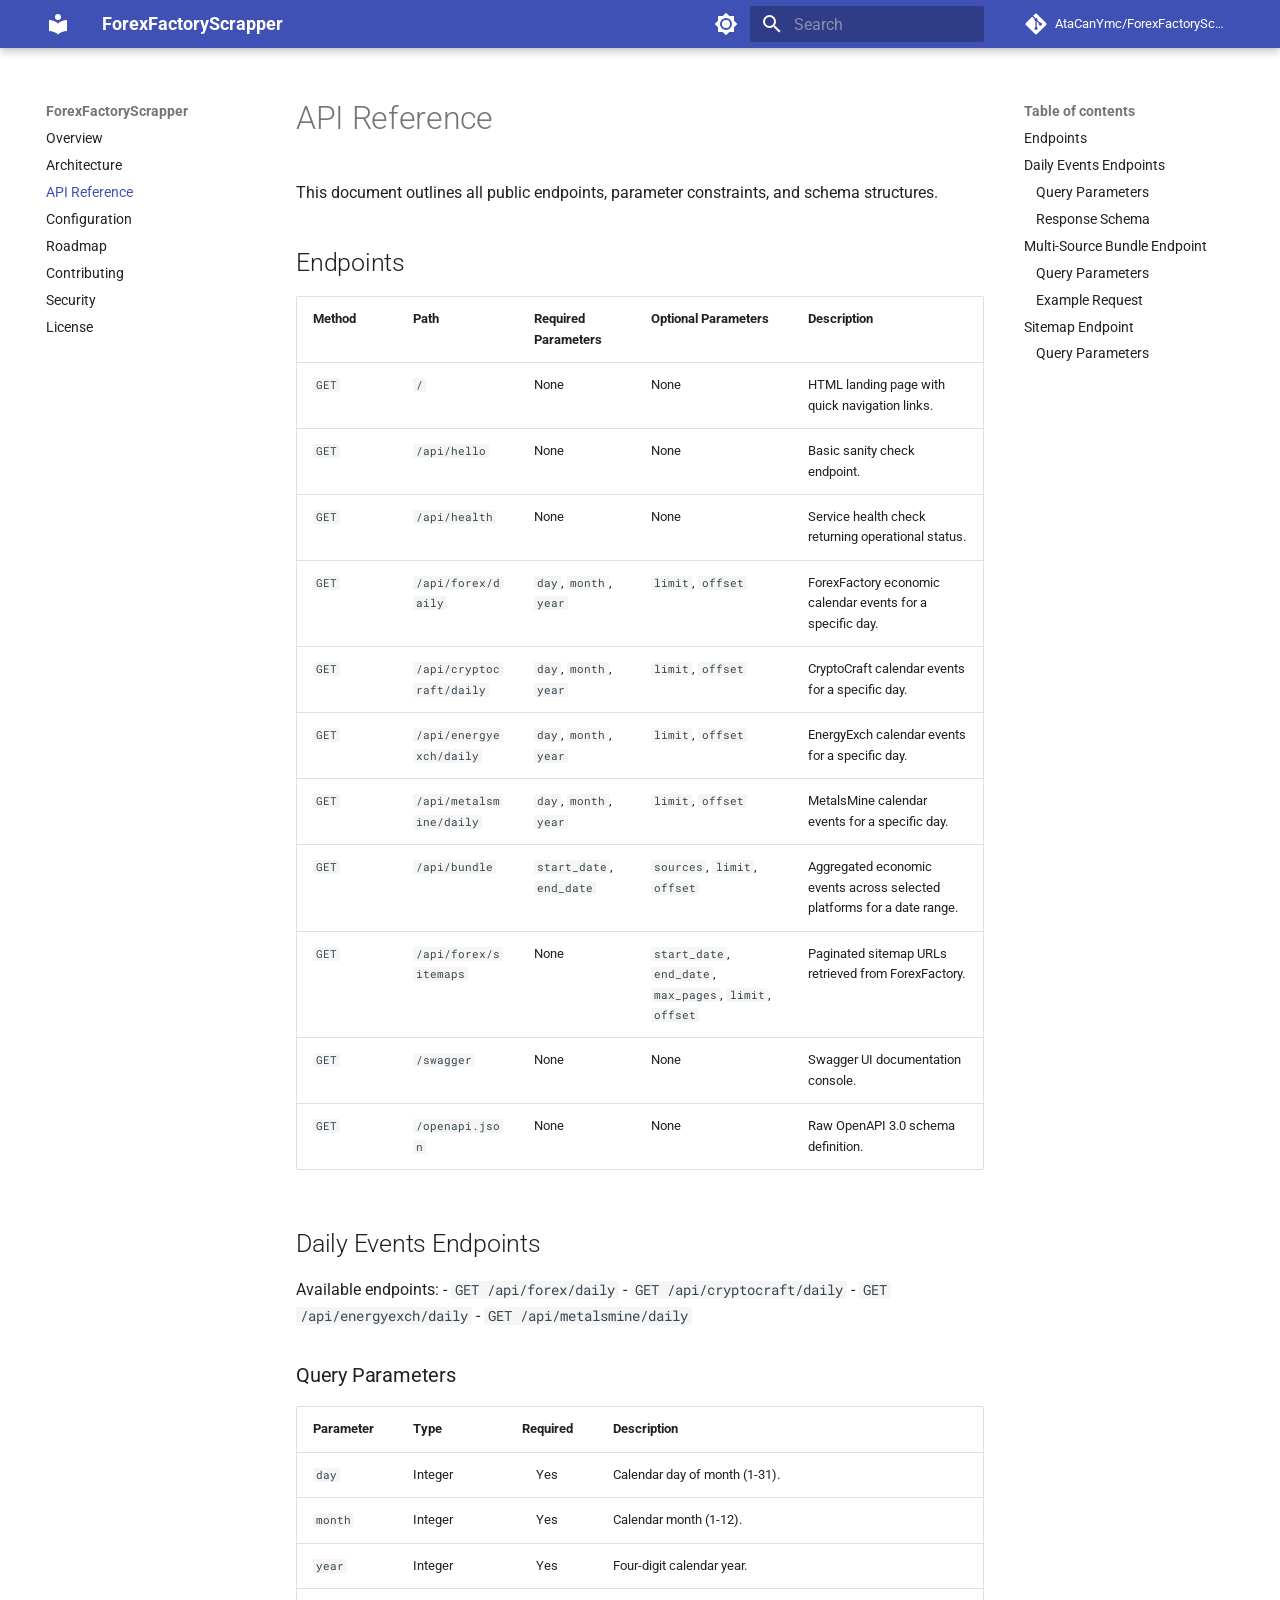
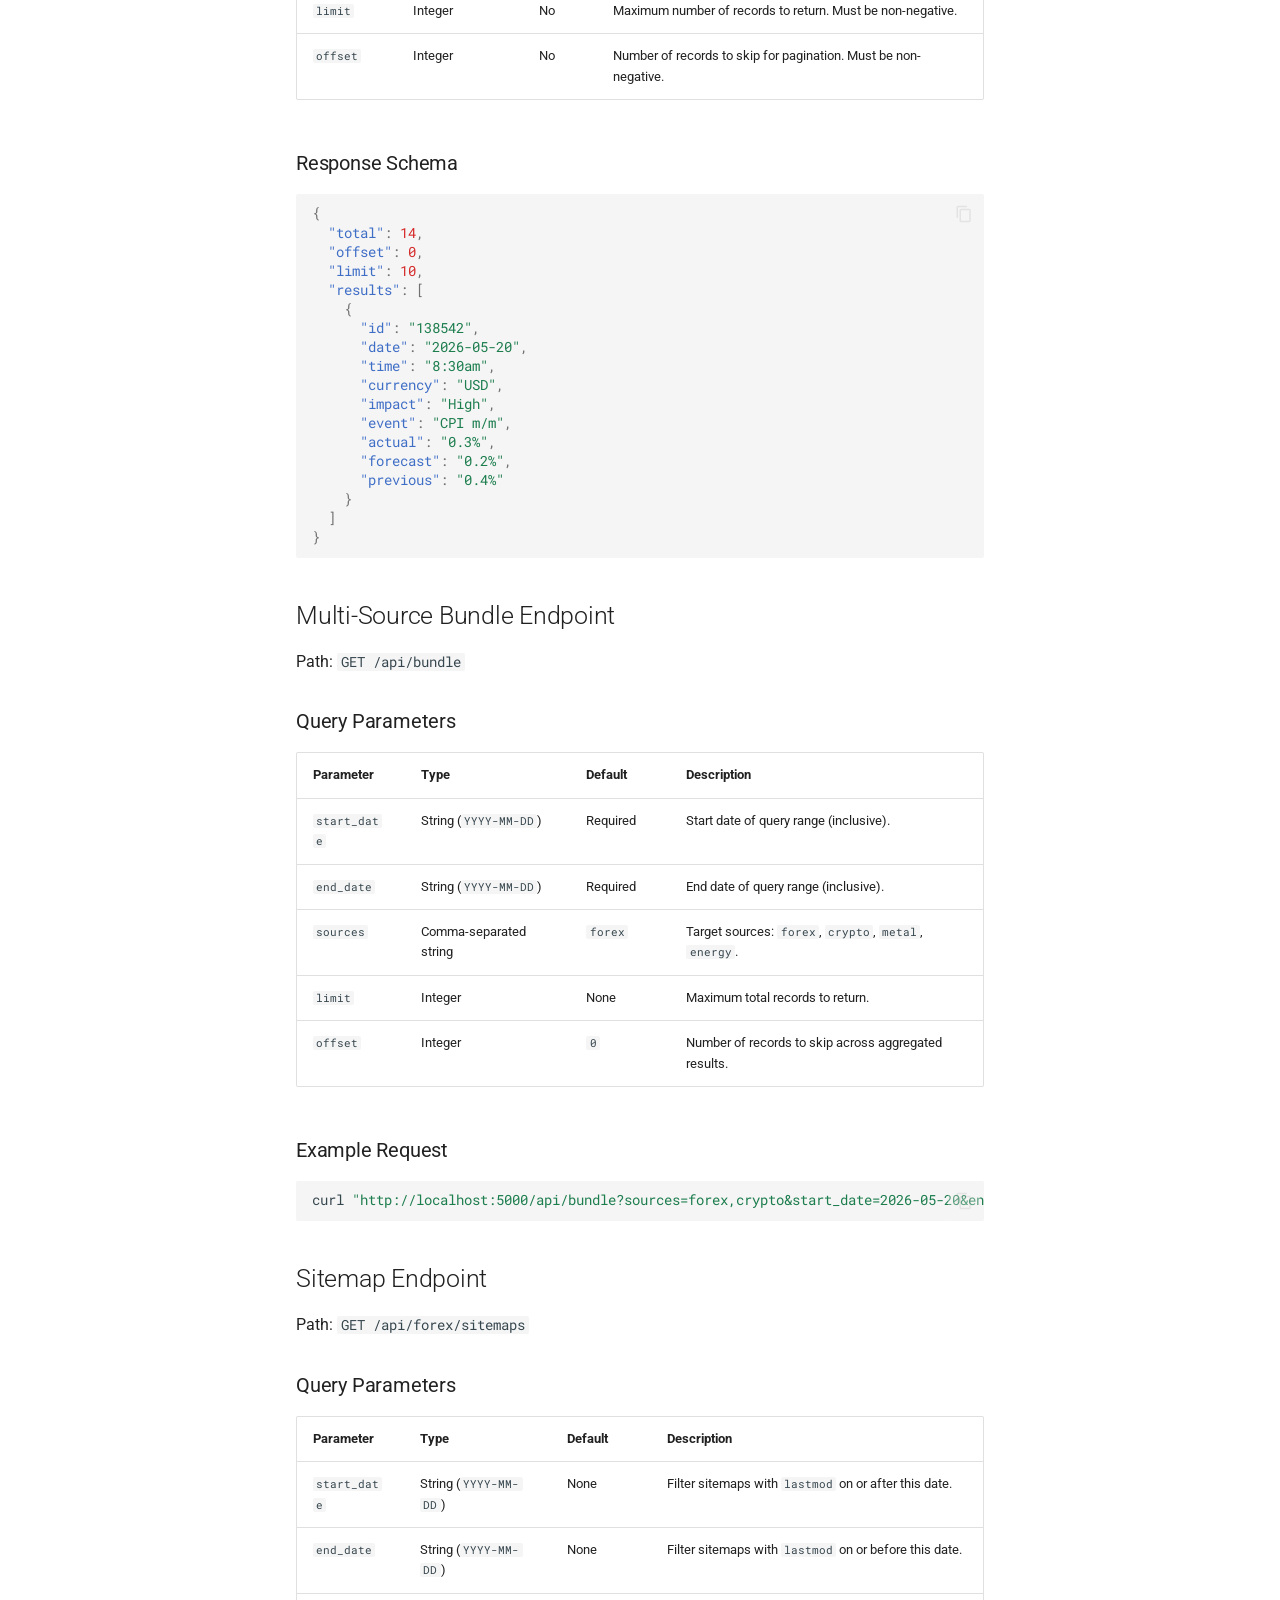
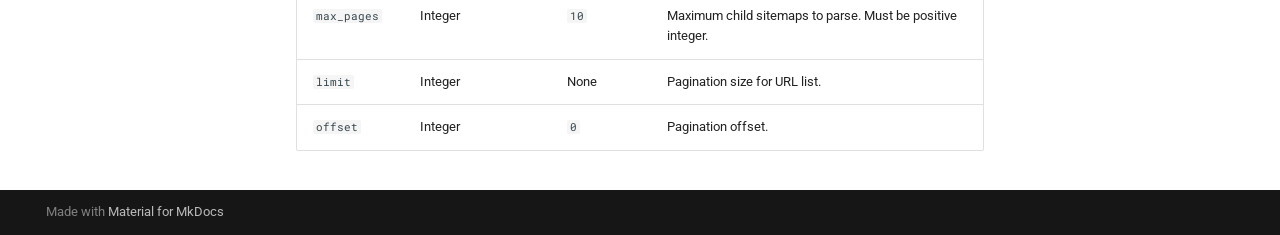
<file: api-reference/index.html>
<!doctype html>
<html lang="en" class="no-js">
  <head>
    
      <meta charset="utf-8">
      <meta name="viewport" content="width=device-width,initial-scale=1">
      
        <meta name="description" content="Flask REST API service aggregating economic calendar events from financial portals.">
      
      
        <meta name="author" content="Ata Can Yaymacı">
      
      
        <link rel="canonical" href="https://atacanymc.github.io/ForexFactoryScrapper/api-reference/">
      
      
        <link rel="prev" href="../architecture/">
      
      
        <link rel="next" href="../configuration/">
      
      
        
      
      
      <link rel="icon" href="../assets/images/favicon.png">
      <meta name="generator" content="mkdocs-1.6.1, mkdocs-material-9.8.2">
    
    
      
        <title>API Reference - ForexFactoryScrapper</title>
      
    
    
      <link rel="stylesheet" href="../assets/stylesheets/main.57a0d79d.min.css">
      
        
        <link rel="stylesheet" href="../assets/stylesheets/palette.fb2fffe2.min.css">
      
      


    
    
      
    
    
      
        
        
        <link rel="preconnect" href="https://fonts.gstatic.com" crossorigin>
        <link rel="stylesheet" href="https://fonts.googleapis.com/css?family=Roboto:300,300i,400,400i,700,700i%7CRoboto+Mono:400,400i,700,700i&display=fallback">
        <style>:root{--md-text-font:"Roboto";--md-code-font:"Roboto Mono"}</style>
      
    
    
    <script>__md_scope=new URL("..",location),__md_hash=e=>[...e].reduce(((e,_)=>(e<<5)-e+_.charCodeAt(0)),0),__md_get=(e,_=localStorage,t=__md_scope)=>JSON.parse(_.getItem(t.pathname+"."+e)),__md_set=(e,_,t=localStorage,a=__md_scope)=>{try{t.setItem(a.pathname+"."+e,JSON.stringify(_))}catch(e){}}</script>
    
      

    
    
  </head>
  
  
    
    
      
    
    
    
    
    <body dir="ltr" data-md-color-scheme="default" data-md-color-primary="indigo" data-md-color-accent="indigo">
  
    
    <input class="md-toggle" data-md-toggle="drawer" type="checkbox" id="__drawer" autocomplete="off">
    <input class="md-toggle" data-md-toggle="search" type="checkbox" id="__search" autocomplete="off">
    <label class="md-overlay" for="__drawer"></label>
    <div data-md-component="skip">
      
        
        <a href="#api-reference" class="md-skip">
          Skip to content
        </a>
      
    </div>
    <div data-md-component="announce">
      
    </div>
    
    
      

  

<header class="md-header md-header--shadow" data-md-component="header">
  <nav class="md-header__inner md-grid" aria-label="Header">
    <a href=".." title="ForexFactoryScrapper" class="md-header__button md-logo" aria-label="ForexFactoryScrapper" data-md-component="logo">
      
  
  <svg xmlns="http://www.w3.org/2000/svg" viewBox="0 0 24 24"><path d="M12 8a3 3 0 0 0 3-3 3 3 0 0 0-3-3 3 3 0 0 0-3 3 3 3 0 0 0 3 3m0 3.54C9.64 9.35 6.5 8 3 8v11c3.5 0 6.64 1.35 9 3.54 2.36-2.19 5.5-3.54 9-3.54V8c-3.5 0-6.64 1.35-9 3.54"/></svg>

    </a>
    <label class="md-header__button md-icon" for="__drawer">
      
      <svg xmlns="http://www.w3.org/2000/svg" viewBox="0 0 24 24"><path d="M3 6h18v2H3zm0 5h18v2H3zm0 5h18v2H3z"/></svg>
    </label>
    <div class="md-header__title" data-md-component="header-title">
      <div class="md-header__ellipsis">
        <div class="md-header__topic">
          <span class="md-ellipsis">
            ForexFactoryScrapper
          </span>
        </div>
        <div class="md-header__topic" data-md-component="header-topic">
          <span class="md-ellipsis">
            
              API Reference
            
          </span>
        </div>
      </div>
    </div>
    
      
        <form class="md-header__option" data-md-component="palette">
  
    
    
    
    <input class="md-option" data-md-color-media="(prefers-color-scheme: light)" data-md-color-scheme="default" data-md-color-primary="indigo" data-md-color-accent="indigo"  aria-label="Switch to dark mode"  type="radio" name="__palette" id="__palette_0">
    
      <label class="md-header__button md-icon" title="Switch to dark mode" for="__palette_1" hidden>
        <svg xmlns="http://www.w3.org/2000/svg" viewBox="0 0 24 24"><path d="M12 8a4 4 0 0 0-4 4 4 4 0 0 0 4 4 4 4 0 0 0 4-4 4 4 0 0 0-4-4m0 10a6 6 0 0 1-6-6 6 6 0 0 1 6-6 6 6 0 0 1 6 6 6 6 0 0 1-6 6m8-9.31V4h-4.69L12 .69 8.69 4H4v4.69L.69 12 4 15.31V20h4.69L12 23.31 15.31 20H20v-4.69L23.31 12z"/></svg>
      </label>
    
  
    
    
    
    <input class="md-option" data-md-color-media="(prefers-color-scheme: dark)" data-md-color-scheme="slate" data-md-color-primary="indigo" data-md-color-accent="indigo"  aria-label="Switch to light mode"  type="radio" name="__palette" id="__palette_1">
    
      <label class="md-header__button md-icon" title="Switch to light mode" for="__palette_0" hidden>
        <svg xmlns="http://www.w3.org/2000/svg" viewBox="0 0 24 24"><path d="M12 18c-.89 0-1.74-.2-2.5-.55C11.56 16.5 13 14.42 13 12s-1.44-4.5-3.5-5.45C10.26 6.2 11.11 6 12 6a6 6 0 0 1 6 6 6 6 0 0 1-6 6m8-9.31V4h-4.69L12 .69 8.69 4H4v4.69L.69 12 4 15.31V20h4.69L12 23.31 15.31 20H20v-4.69L23.31 12z"/></svg>
      </label>
    
  
</form>
      
    
    
      <script>var palette=__md_get("__palette");if(palette&&palette.color){if("(prefers-color-scheme)"===palette.color.media){var media=matchMedia("(prefers-color-scheme: light)"),input=document.querySelector(media.matches?"[data-md-color-media='(prefers-color-scheme: light)']":"[data-md-color-media='(prefers-color-scheme: dark)']");palette.color.media=input.getAttribute("data-md-color-media"),palette.color.scheme=input.getAttribute("data-md-color-scheme"),palette.color.primary=input.getAttribute("data-md-color-primary"),palette.color.accent=input.getAttribute("data-md-color-accent")}for(var[key,value]of Object.entries(palette.color))document.body.setAttribute("data-md-color-"+key,value)}</script>
    
    
    
      
      
        <label class="md-header__button md-icon" for="__search">
          
          <svg xmlns="http://www.w3.org/2000/svg" viewBox="0 0 24 24"><path d="M9.5 3A6.5 6.5 0 0 1 16 9.5c0 1.61-.59 3.09-1.56 4.23l.27.27h.79l5 5-1.5 1.5-5-5v-.79l-.27-.27A6.52 6.52 0 0 1 9.5 16 6.5 6.5 0 0 1 3 9.5 6.5 6.5 0 0 1 9.5 3m0 2C7 5 5 7 5 9.5S7 14 9.5 14 14 12 14 9.5 12 5 9.5 5"/></svg>
        </label>
        <div class="md-search" data-md-component="search" role="dialog">
  <label class="md-search__overlay" for="__search"></label>
  <div class="md-search__inner" role="search">
    <form class="md-search__form" name="search">
      <input type="text" class="md-search__input" name="query" aria-label="Search" placeholder="Search" autocapitalize="off" autocorrect="off" autocomplete="off" spellcheck="false" data-md-component="search-query" required>
      <label class="md-search__icon md-icon" for="__search">
        
        <svg xmlns="http://www.w3.org/2000/svg" viewBox="0 0 24 24"><path d="M9.5 3A6.5 6.5 0 0 1 16 9.5c0 1.61-.59 3.09-1.56 4.23l.27.27h.79l5 5-1.5 1.5-5-5v-.79l-.27-.27A6.52 6.52 0 0 1 9.5 16 6.5 6.5 0 0 1 3 9.5 6.5 6.5 0 0 1 9.5 3m0 2C7 5 5 7 5 9.5S7 14 9.5 14 14 12 14 9.5 12 5 9.5 5"/></svg>
        
        <svg xmlns="http://www.w3.org/2000/svg" viewBox="0 0 24 24"><path d="M20 11v2H8l5.5 5.5-1.42 1.42L4.16 12l7.92-7.92L13.5 5.5 8 11z"/></svg>
      </label>
      <nav class="md-search__options" aria-label="Search">
        
        <button type="reset" class="md-search__icon md-icon" title="Clear" aria-label="Clear" tabindex="-1">
          
          <svg xmlns="http://www.w3.org/2000/svg" viewBox="0 0 24 24"><path d="M19 6.41 17.59 5 12 10.59 6.41 5 5 6.41 10.59 12 5 17.59 6.41 19 12 13.41 17.59 19 19 17.59 13.41 12z"/></svg>
        </button>
      </nav>
      
        <div class="md-search__suggest" data-md-component="search-suggest"></div>
      
    </form>
    <div class="md-search__output">
      <div class="md-search__scrollwrap" tabindex="0" data-md-scrollfix>
        <div class="md-search-result" data-md-component="search-result">
          <div class="md-search-result__meta">
            Initializing search
          </div>
          <ol class="md-search-result__list" role="presentation"></ol>
        </div>
      </div>
    </div>
  </div>
</div>
      
    
    
      <div class="md-header__source">
        <a href="https://github.com/AtaCanYmc/ForexFactoryScrapper" title="Go to repository" class="md-source" data-md-component="source">
  <div class="md-source__icon md-icon">
    
    <svg xmlns="http://www.w3.org/2000/svg" viewBox="0 0 448 512"><!--! Font Awesome Free 7.1.0 by @fontawesome - https://fontawesome.com License - https://fontawesome.com/license/free (Icons: CC BY 4.0, Fonts: SIL OFL 1.1, Code: MIT License) Copyright 2025 Fonticons, Inc.--><path d="M439.6 236.1 244 40.5c-5.4-5.5-12.8-8.5-20.4-8.5s-15 3-20.4 8.4L162.5 81l51.5 51.5c27.1-9.1 52.7 16.8 43.4 43.7l49.7 49.7c34.2-11.8 61.2 31 35.5 56.7-26.5 26.5-70.2-2.9-56-37.3L240.3 199v121.9c25.3 12.5 22.3 41.8 9.1 55-6.4 6.4-15.2 10.1-24.3 10.1s-17.8-3.6-24.3-10.1c-17.6-17.6-11.1-46.9 11.2-56v-123c-20.8-8.5-24.6-30.7-18.6-45L142.6 101 8.5 235.1C3 240.6 0 247.9 0 255.5s3 15 8.5 20.4l195.6 195.7c5.4 5.4 12.7 8.4 20.4 8.4s15-3 20.4-8.4l194.7-194.7c5.4-5.4 8.4-12.8 8.4-20.4s-3-15-8.4-20.4"/></svg>
  </div>
  <div class="md-source__repository">
    AtaCanYmc/ForexFactoryScrapper
  </div>
</a>
      </div>
    
  </nav>
  
</header>
    
    <div class="md-container" data-md-component="container">
      
      
        
          
        
      
      <main class="md-main" data-md-component="main">
        <div class="md-main__inner md-grid">
          
            
              
              <div class="md-sidebar md-sidebar--primary" data-md-component="sidebar" data-md-type="navigation" >
                <div class="md-sidebar__scrollwrap">
                  <div class="md-sidebar__inner">
                    



<nav class="md-nav md-nav--primary" aria-label="Navigation" data-md-level="0">
  <label class="md-nav__title" for="__drawer">
    <a href=".." title="ForexFactoryScrapper" class="md-nav__button md-logo" aria-label="ForexFactoryScrapper" data-md-component="logo">
      
  
  <svg xmlns="http://www.w3.org/2000/svg" viewBox="0 0 24 24"><path d="M12 8a3 3 0 0 0 3-3 3 3 0 0 0-3-3 3 3 0 0 0-3 3 3 3 0 0 0 3 3m0 3.54C9.64 9.35 6.5 8 3 8v11c3.5 0 6.64 1.35 9 3.54 2.36-2.19 5.5-3.54 9-3.54V8c-3.5 0-6.64 1.35-9 3.54"/></svg>

    </a>
    ForexFactoryScrapper
  </label>
  
    <div class="md-nav__source">
      <a href="https://github.com/AtaCanYmc/ForexFactoryScrapper" title="Go to repository" class="md-source" data-md-component="source">
  <div class="md-source__icon md-icon">
    
    <svg xmlns="http://www.w3.org/2000/svg" viewBox="0 0 448 512"><!--! Font Awesome Free 7.1.0 by @fontawesome - https://fontawesome.com License - https://fontawesome.com/license/free (Icons: CC BY 4.0, Fonts: SIL OFL 1.1, Code: MIT License) Copyright 2025 Fonticons, Inc.--><path d="M439.6 236.1 244 40.5c-5.4-5.5-12.8-8.5-20.4-8.5s-15 3-20.4 8.4L162.5 81l51.5 51.5c27.1-9.1 52.7 16.8 43.4 43.7l49.7 49.7c34.2-11.8 61.2 31 35.5 56.7-26.5 26.5-70.2-2.9-56-37.3L240.3 199v121.9c25.3 12.5 22.3 41.8 9.1 55-6.4 6.4-15.2 10.1-24.3 10.1s-17.8-3.6-24.3-10.1c-17.6-17.6-11.1-46.9 11.2-56v-123c-20.8-8.5-24.6-30.7-18.6-45L142.6 101 8.5 235.1C3 240.6 0 247.9 0 255.5s3 15 8.5 20.4l195.6 195.7c5.4 5.4 12.7 8.4 20.4 8.4s15-3 20.4-8.4l194.7-194.7c5.4-5.4 8.4-12.8 8.4-20.4s-3-15-8.4-20.4"/></svg>
  </div>
  <div class="md-source__repository">
    AtaCanYmc/ForexFactoryScrapper
  </div>
</a>
    </div>
  
  <ul class="md-nav__list" data-md-scrollfix>
    
      
      
  
  
  
  
    <li class="md-nav__item">
      <a href=".." class="md-nav__link">
        
  
  
  <span class="md-ellipsis">
    
  
    Overview
  

    
  </span>
  
  

      </a>
    </li>
  

    
      
      
  
  
  
  
    <li class="md-nav__item">
      <a href="../architecture/" class="md-nav__link">
        
  
  
  <span class="md-ellipsis">
    
  
    Architecture
  

    
  </span>
  
  

      </a>
    </li>
  

    
      
      
  
  
    
  
  
  
    <li class="md-nav__item md-nav__item--active">
      
      <input class="md-nav__toggle md-toggle" type="checkbox" id="__toc">
      
      
        
      
      
        <label class="md-nav__link md-nav__link--active" for="__toc">
          
  
  
  <span class="md-ellipsis">
    
  
    API Reference
  

    
  </span>
  
  

          <span class="md-nav__icon md-icon"></span>
        </label>
      
      <a href="./" class="md-nav__link md-nav__link--active">
        
  
  
  <span class="md-ellipsis">
    
  
    API Reference
  

    
  </span>
  
  

      </a>
      
        

<nav class="md-nav md-nav--secondary" aria-label="Table of contents">
  
  
  
    
  
  
    <label class="md-nav__title" for="__toc">
      <span class="md-nav__icon md-icon"></span>
      Table of contents
    </label>
    <ul class="md-nav__list" data-md-component="toc" data-md-scrollfix>
      
        <li class="md-nav__item">
  <a href="#endpoints" class="md-nav__link">
    <span class="md-ellipsis">
      
        Endpoints
      
    </span>
  </a>
  
</li>
      
        <li class="md-nav__item">
  <a href="#daily-events-endpoints" class="md-nav__link">
    <span class="md-ellipsis">
      
        Daily Events Endpoints
      
    </span>
  </a>
  
    <nav class="md-nav" aria-label="Daily Events Endpoints">
      <ul class="md-nav__list">
        
          <li class="md-nav__item">
  <a href="#query-parameters" class="md-nav__link">
    <span class="md-ellipsis">
      
        Query Parameters
      
    </span>
  </a>
  
</li>
        
          <li class="md-nav__item">
  <a href="#response-schema" class="md-nav__link">
    <span class="md-ellipsis">
      
        Response Schema
      
    </span>
  </a>
  
</li>
        
      </ul>
    </nav>
  
</li>
      
        <li class="md-nav__item">
  <a href="#multi-source-bundle-endpoint" class="md-nav__link">
    <span class="md-ellipsis">
      
        Multi-Source Bundle Endpoint
      
    </span>
  </a>
  
    <nav class="md-nav" aria-label="Multi-Source Bundle Endpoint">
      <ul class="md-nav__list">
        
          <li class="md-nav__item">
  <a href="#query-parameters_1" class="md-nav__link">
    <span class="md-ellipsis">
      
        Query Parameters
      
    </span>
  </a>
  
</li>
        
          <li class="md-nav__item">
  <a href="#example-request" class="md-nav__link">
    <span class="md-ellipsis">
      
        Example Request
      
    </span>
  </a>
  
</li>
        
      </ul>
    </nav>
  
</li>
      
        <li class="md-nav__item">
  <a href="#sitemap-endpoint" class="md-nav__link">
    <span class="md-ellipsis">
      
        Sitemap Endpoint
      
    </span>
  </a>
  
    <nav class="md-nav" aria-label="Sitemap Endpoint">
      <ul class="md-nav__list">
        
          <li class="md-nav__item">
  <a href="#query-parameters_2" class="md-nav__link">
    <span class="md-ellipsis">
      
        Query Parameters
      
    </span>
  </a>
  
</li>
        
      </ul>
    </nav>
  
</li>
      
    </ul>
  
</nav>
      
    </li>
  

    
      
      
  
  
  
  
    <li class="md-nav__item">
      <a href="../configuration/" class="md-nav__link">
        
  
  
  <span class="md-ellipsis">
    
  
    Configuration
  

    
  </span>
  
  

      </a>
    </li>
  

    
      
      
  
  
  
  
    <li class="md-nav__item">
      <a href="../roadmap/" class="md-nav__link">
        
  
  
  <span class="md-ellipsis">
    
  
    Roadmap
  

    
  </span>
  
  

      </a>
    </li>
  

    
      
      
  
  
  
  
    <li class="md-nav__item">
      <a href="../contributing/" class="md-nav__link">
        
  
  
  <span class="md-ellipsis">
    
  
    Contributing
  

    
  </span>
  
  

      </a>
    </li>
  

    
      
      
  
  
  
  
    <li class="md-nav__item">
      <a href="../security/" class="md-nav__link">
        
  
  
  <span class="md-ellipsis">
    
  
    Security
  

    
  </span>
  
  

      </a>
    </li>
  

    
      
      
  
  
  
  
    <li class="md-nav__item">
      <a href="../license/" class="md-nav__link">
        
  
  
  <span class="md-ellipsis">
    
  
    License
  

    
  </span>
  
  

      </a>
    </li>
  

    
  </ul>
</nav>
                  </div>
                </div>
              </div>
            
            
              
              <div class="md-sidebar md-sidebar--secondary" data-md-component="sidebar" data-md-type="toc" >
                <div class="md-sidebar__scrollwrap">
                  <div class="md-sidebar__inner">
                    

<nav class="md-nav md-nav--secondary" aria-label="Table of contents">
  
  
  
    
  
  
    <label class="md-nav__title" for="__toc">
      <span class="md-nav__icon md-icon"></span>
      Table of contents
    </label>
    <ul class="md-nav__list" data-md-component="toc" data-md-scrollfix>
      
        <li class="md-nav__item">
  <a href="#endpoints" class="md-nav__link">
    <span class="md-ellipsis">
      
        Endpoints
      
    </span>
  </a>
  
</li>
      
        <li class="md-nav__item">
  <a href="#daily-events-endpoints" class="md-nav__link">
    <span class="md-ellipsis">
      
        Daily Events Endpoints
      
    </span>
  </a>
  
    <nav class="md-nav" aria-label="Daily Events Endpoints">
      <ul class="md-nav__list">
        
          <li class="md-nav__item">
  <a href="#query-parameters" class="md-nav__link">
    <span class="md-ellipsis">
      
        Query Parameters
      
    </span>
  </a>
  
</li>
        
          <li class="md-nav__item">
  <a href="#response-schema" class="md-nav__link">
    <span class="md-ellipsis">
      
        Response Schema
      
    </span>
  </a>
  
</li>
        
      </ul>
    </nav>
  
</li>
      
        <li class="md-nav__item">
  <a href="#multi-source-bundle-endpoint" class="md-nav__link">
    <span class="md-ellipsis">
      
        Multi-Source Bundle Endpoint
      
    </span>
  </a>
  
    <nav class="md-nav" aria-label="Multi-Source Bundle Endpoint">
      <ul class="md-nav__list">
        
          <li class="md-nav__item">
  <a href="#query-parameters_1" class="md-nav__link">
    <span class="md-ellipsis">
      
        Query Parameters
      
    </span>
  </a>
  
</li>
        
          <li class="md-nav__item">
  <a href="#example-request" class="md-nav__link">
    <span class="md-ellipsis">
      
        Example Request
      
    </span>
  </a>
  
</li>
        
      </ul>
    </nav>
  
</li>
      
        <li class="md-nav__item">
  <a href="#sitemap-endpoint" class="md-nav__link">
    <span class="md-ellipsis">
      
        Sitemap Endpoint
      
    </span>
  </a>
  
    <nav class="md-nav" aria-label="Sitemap Endpoint">
      <ul class="md-nav__list">
        
          <li class="md-nav__item">
  <a href="#query-parameters_2" class="md-nav__link">
    <span class="md-ellipsis">
      
        Query Parameters
      
    </span>
  </a>
  
</li>
        
      </ul>
    </nav>
  
</li>
      
    </ul>
  
</nav>
                  </div>
                </div>
              </div>
            
          
          
            <div class="md-content" data-md-component="content">
              
              <article class="md-content__inner md-typeset">
                
                  


  
  


<h1 id="api-reference">API Reference<a class="headerlink" href="#api-reference" title="Permanent link">&para;</a></h1>
<p>This document outlines all public endpoints, parameter constraints, and schema structures.</p>
<h2 id="endpoints">Endpoints<a class="headerlink" href="#endpoints" title="Permanent link">&para;</a></h2>
<table>
<thead>
<tr>
<th style="text-align: left;">Method</th>
<th style="text-align: left;">Path</th>
<th style="text-align: left;">Required Parameters</th>
<th style="text-align: left;">Optional Parameters</th>
<th style="text-align: left;">Description</th>
</tr>
</thead>
<tbody>
<tr>
<td style="text-align: left;"><code>GET</code></td>
<td style="text-align: left;"><code>/</code></td>
<td style="text-align: left;">None</td>
<td style="text-align: left;">None</td>
<td style="text-align: left;">HTML landing page with quick navigation links.</td>
</tr>
<tr>
<td style="text-align: left;"><code>GET</code></td>
<td style="text-align: left;"><code>/api/hello</code></td>
<td style="text-align: left;">None</td>
<td style="text-align: left;">None</td>
<td style="text-align: left;">Basic sanity check endpoint.</td>
</tr>
<tr>
<td style="text-align: left;"><code>GET</code></td>
<td style="text-align: left;"><code>/api/health</code></td>
<td style="text-align: left;">None</td>
<td style="text-align: left;">None</td>
<td style="text-align: left;">Service health check returning operational status.</td>
</tr>
<tr>
<td style="text-align: left;"><code>GET</code></td>
<td style="text-align: left;"><code>/api/forex/daily</code></td>
<td style="text-align: left;"><code>day</code>, <code>month</code>, <code>year</code></td>
<td style="text-align: left;"><code>limit</code>, <code>offset</code></td>
<td style="text-align: left;">ForexFactory economic calendar events for a specific day.</td>
</tr>
<tr>
<td style="text-align: left;"><code>GET</code></td>
<td style="text-align: left;"><code>/api/cryptocraft/daily</code></td>
<td style="text-align: left;"><code>day</code>, <code>month</code>, <code>year</code></td>
<td style="text-align: left;"><code>limit</code>, <code>offset</code></td>
<td style="text-align: left;">CryptoCraft calendar events for a specific day.</td>
</tr>
<tr>
<td style="text-align: left;"><code>GET</code></td>
<td style="text-align: left;"><code>/api/energyexch/daily</code></td>
<td style="text-align: left;"><code>day</code>, <code>month</code>, <code>year</code></td>
<td style="text-align: left;"><code>limit</code>, <code>offset</code></td>
<td style="text-align: left;">EnergyExch calendar events for a specific day.</td>
</tr>
<tr>
<td style="text-align: left;"><code>GET</code></td>
<td style="text-align: left;"><code>/api/metalsmine/daily</code></td>
<td style="text-align: left;"><code>day</code>, <code>month</code>, <code>year</code></td>
<td style="text-align: left;"><code>limit</code>, <code>offset</code></td>
<td style="text-align: left;">MetalsMine calendar events for a specific day.</td>
</tr>
<tr>
<td style="text-align: left;"><code>GET</code></td>
<td style="text-align: left;"><code>/api/bundle</code></td>
<td style="text-align: left;"><code>start_date</code>, <code>end_date</code></td>
<td style="text-align: left;"><code>sources</code>, <code>limit</code>, <code>offset</code></td>
<td style="text-align: left;">Aggregated economic events across selected platforms for a date range.</td>
</tr>
<tr>
<td style="text-align: left;"><code>GET</code></td>
<td style="text-align: left;"><code>/api/forex/sitemaps</code></td>
<td style="text-align: left;">None</td>
<td style="text-align: left;"><code>start_date</code>, <code>end_date</code>, <code>max_pages</code>, <code>limit</code>, <code>offset</code></td>
<td style="text-align: left;">Paginated sitemap URLs retrieved from ForexFactory.</td>
</tr>
<tr>
<td style="text-align: left;"><code>GET</code></td>
<td style="text-align: left;"><code>/swagger</code></td>
<td style="text-align: left;">None</td>
<td style="text-align: left;">None</td>
<td style="text-align: left;">Swagger UI documentation console.</td>
</tr>
<tr>
<td style="text-align: left;"><code>GET</code></td>
<td style="text-align: left;"><code>/openapi.json</code></td>
<td style="text-align: left;">None</td>
<td style="text-align: left;">None</td>
<td style="text-align: left;">Raw OpenAPI 3.0 schema definition.</td>
</tr>
</tbody>
</table>
<h2 id="daily-events-endpoints">Daily Events Endpoints<a class="headerlink" href="#daily-events-endpoints" title="Permanent link">&para;</a></h2>
<p>Available endpoints:
- <code>GET /api/forex/daily</code>
- <code>GET /api/cryptocraft/daily</code>
- <code>GET /api/energyexch/daily</code>
- <code>GET /api/metalsmine/daily</code></p>
<h3 id="query-parameters">Query Parameters<a class="headerlink" href="#query-parameters" title="Permanent link">&para;</a></h3>
<table>
<thead>
<tr>
<th style="text-align: left;">Parameter</th>
<th style="text-align: left;">Type</th>
<th style="text-align: center;">Required</th>
<th style="text-align: left;">Description</th>
</tr>
</thead>
<tbody>
<tr>
<td style="text-align: left;"><code>day</code></td>
<td style="text-align: left;">Integer</td>
<td style="text-align: center;">Yes</td>
<td style="text-align: left;">Calendar day of month (1-31).</td>
</tr>
<tr>
<td style="text-align: left;"><code>month</code></td>
<td style="text-align: left;">Integer</td>
<td style="text-align: center;">Yes</td>
<td style="text-align: left;">Calendar month (1-12).</td>
</tr>
<tr>
<td style="text-align: left;"><code>year</code></td>
<td style="text-align: left;">Integer</td>
<td style="text-align: center;">Yes</td>
<td style="text-align: left;">Four-digit calendar year.</td>
</tr>
<tr>
<td style="text-align: left;"><code>limit</code></td>
<td style="text-align: left;">Integer</td>
<td style="text-align: center;">No</td>
<td style="text-align: left;">Maximum number of records to return. Must be non-negative.</td>
</tr>
<tr>
<td style="text-align: left;"><code>offset</code></td>
<td style="text-align: left;">Integer</td>
<td style="text-align: center;">No</td>
<td style="text-align: left;">Number of records to skip for pagination. Must be non-negative.</td>
</tr>
</tbody>
</table>
<h3 id="response-schema">Response Schema<a class="headerlink" href="#response-schema" title="Permanent link">&para;</a></h3>
<div class="language-json highlight"><pre><span></span><code><span id="__span-0-1"><a id="__codelineno-0-1" name="__codelineno-0-1" href="#__codelineno-0-1"></a><span class="p">{</span>
</span><span id="__span-0-2"><a id="__codelineno-0-2" name="__codelineno-0-2" href="#__codelineno-0-2"></a><span class="w">  </span><span class="nt">"total"</span><span class="p">:</span><span class="w"> </span><span class="mi">14</span><span class="p">,</span>
</span><span id="__span-0-3"><a id="__codelineno-0-3" name="__codelineno-0-3" href="#__codelineno-0-3"></a><span class="w">  </span><span class="nt">"offset"</span><span class="p">:</span><span class="w"> </span><span class="mi">0</span><span class="p">,</span>
</span><span id="__span-0-4"><a id="__codelineno-0-4" name="__codelineno-0-4" href="#__codelineno-0-4"></a><span class="w">  </span><span class="nt">"limit"</span><span class="p">:</span><span class="w"> </span><span class="mi">10</span><span class="p">,</span>
</span><span id="__span-0-5"><a id="__codelineno-0-5" name="__codelineno-0-5" href="#__codelineno-0-5"></a><span class="w">  </span><span class="nt">"results"</span><span class="p">:</span><span class="w"> </span><span class="p">[</span>
</span><span id="__span-0-6"><a id="__codelineno-0-6" name="__codelineno-0-6" href="#__codelineno-0-6"></a><span class="w">    </span><span class="p">{</span>
</span><span id="__span-0-7"><a id="__codelineno-0-7" name="__codelineno-0-7" href="#__codelineno-0-7"></a><span class="w">      </span><span class="nt">"id"</span><span class="p">:</span><span class="w"> </span><span class="s2">"138542"</span><span class="p">,</span>
</span><span id="__span-0-8"><a id="__codelineno-0-8" name="__codelineno-0-8" href="#__codelineno-0-8"></a><span class="w">      </span><span class="nt">"date"</span><span class="p">:</span><span class="w"> </span><span class="s2">"2026-05-20"</span><span class="p">,</span>
</span><span id="__span-0-9"><a id="__codelineno-0-9" name="__codelineno-0-9" href="#__codelineno-0-9"></a><span class="w">      </span><span class="nt">"time"</span><span class="p">:</span><span class="w"> </span><span class="s2">"8:30am"</span><span class="p">,</span>
</span><span id="__span-0-10"><a id="__codelineno-0-10" name="__codelineno-0-10" href="#__codelineno-0-10"></a><span class="w">      </span><span class="nt">"currency"</span><span class="p">:</span><span class="w"> </span><span class="s2">"USD"</span><span class="p">,</span>
</span><span id="__span-0-11"><a id="__codelineno-0-11" name="__codelineno-0-11" href="#__codelineno-0-11"></a><span class="w">      </span><span class="nt">"impact"</span><span class="p">:</span><span class="w"> </span><span class="s2">"High"</span><span class="p">,</span>
</span><span id="__span-0-12"><a id="__codelineno-0-12" name="__codelineno-0-12" href="#__codelineno-0-12"></a><span class="w">      </span><span class="nt">"event"</span><span class="p">:</span><span class="w"> </span><span class="s2">"CPI m/m"</span><span class="p">,</span>
</span><span id="__span-0-13"><a id="__codelineno-0-13" name="__codelineno-0-13" href="#__codelineno-0-13"></a><span class="w">      </span><span class="nt">"actual"</span><span class="p">:</span><span class="w"> </span><span class="s2">"0.3%"</span><span class="p">,</span>
</span><span id="__span-0-14"><a id="__codelineno-0-14" name="__codelineno-0-14" href="#__codelineno-0-14"></a><span class="w">      </span><span class="nt">"forecast"</span><span class="p">:</span><span class="w"> </span><span class="s2">"0.2%"</span><span class="p">,</span>
</span><span id="__span-0-15"><a id="__codelineno-0-15" name="__codelineno-0-15" href="#__codelineno-0-15"></a><span class="w">      </span><span class="nt">"previous"</span><span class="p">:</span><span class="w"> </span><span class="s2">"0.4%"</span>
</span><span id="__span-0-16"><a id="__codelineno-0-16" name="__codelineno-0-16" href="#__codelineno-0-16"></a><span class="w">    </span><span class="p">}</span>
</span><span id="__span-0-17"><a id="__codelineno-0-17" name="__codelineno-0-17" href="#__codelineno-0-17"></a><span class="w">  </span><span class="p">]</span>
</span><span id="__span-0-18"><a id="__codelineno-0-18" name="__codelineno-0-18" href="#__codelineno-0-18"></a><span class="p">}</span>
</span></code></pre></div>
<h2 id="multi-source-bundle-endpoint">Multi-Source Bundle Endpoint<a class="headerlink" href="#multi-source-bundle-endpoint" title="Permanent link">&para;</a></h2>
<p>Path: <code>GET /api/bundle</code></p>
<h3 id="query-parameters_1">Query Parameters<a class="headerlink" href="#query-parameters_1" title="Permanent link">&para;</a></h3>
<table>
<thead>
<tr>
<th style="text-align: left;">Parameter</th>
<th style="text-align: left;">Type</th>
<th style="text-align: left;">Default</th>
<th style="text-align: left;">Description</th>
</tr>
</thead>
<tbody>
<tr>
<td style="text-align: left;"><code>start_date</code></td>
<td style="text-align: left;">String (<code>YYYY-MM-DD</code>)</td>
<td style="text-align: left;">Required</td>
<td style="text-align: left;">Start date of query range (inclusive).</td>
</tr>
<tr>
<td style="text-align: left;"><code>end_date</code></td>
<td style="text-align: left;">String (<code>YYYY-MM-DD</code>)</td>
<td style="text-align: left;">Required</td>
<td style="text-align: left;">End date of query range (inclusive).</td>
</tr>
<tr>
<td style="text-align: left;"><code>sources</code></td>
<td style="text-align: left;">Comma-separated string</td>
<td style="text-align: left;"><code>forex</code></td>
<td style="text-align: left;">Target sources: <code>forex</code>, <code>crypto</code>, <code>metal</code>, <code>energy</code>.</td>
</tr>
<tr>
<td style="text-align: left;"><code>limit</code></td>
<td style="text-align: left;">Integer</td>
<td style="text-align: left;">None</td>
<td style="text-align: left;">Maximum total records to return.</td>
</tr>
<tr>
<td style="text-align: left;"><code>offset</code></td>
<td style="text-align: left;">Integer</td>
<td style="text-align: left;"><code>0</code></td>
<td style="text-align: left;">Number of records to skip across aggregated results.</td>
</tr>
</tbody>
</table>
<h3 id="example-request">Example Request<a class="headerlink" href="#example-request" title="Permanent link">&para;</a></h3>
<div class="language-bash highlight"><pre><span></span><code><span id="__span-1-1"><a id="__codelineno-1-1" name="__codelineno-1-1" href="#__codelineno-1-1"></a>curl<span class="w"> </span><span class="s2">"http://localhost:5000/api/bundle?sources=forex,crypto&amp;start_date=2026-05-20&amp;end_date=2026-05-21&amp;limit=25"</span>
</span></code></pre></div>
<h2 id="sitemap-endpoint">Sitemap Endpoint<a class="headerlink" href="#sitemap-endpoint" title="Permanent link">&para;</a></h2>
<p>Path: <code>GET /api/forex/sitemaps</code></p>
<h3 id="query-parameters_2">Query Parameters<a class="headerlink" href="#query-parameters_2" title="Permanent link">&para;</a></h3>
<table>
<thead>
<tr>
<th style="text-align: left;">Parameter</th>
<th style="text-align: left;">Type</th>
<th style="text-align: left;">Default</th>
<th style="text-align: left;">Description</th>
</tr>
</thead>
<tbody>
<tr>
<td style="text-align: left;"><code>start_date</code></td>
<td style="text-align: left;">String (<code>YYYY-MM-DD</code>)</td>
<td style="text-align: left;">None</td>
<td style="text-align: left;">Filter sitemaps with <code>lastmod</code> on or after this date.</td>
</tr>
<tr>
<td style="text-align: left;"><code>end_date</code></td>
<td style="text-align: left;">String (<code>YYYY-MM-DD</code>)</td>
<td style="text-align: left;">None</td>
<td style="text-align: left;">Filter sitemaps with <code>lastmod</code> on or before this date.</td>
</tr>
<tr>
<td style="text-align: left;"><code>max_pages</code></td>
<td style="text-align: left;">Integer</td>
<td style="text-align: left;"><code>10</code></td>
<td style="text-align: left;">Maximum child sitemaps to parse. Must be positive integer.</td>
</tr>
<tr>
<td style="text-align: left;"><code>limit</code></td>
<td style="text-align: left;">Integer</td>
<td style="text-align: left;">None</td>
<td style="text-align: left;">Pagination size for URL list.</td>
</tr>
<tr>
<td style="text-align: left;"><code>offset</code></td>
<td style="text-align: left;">Integer</td>
<td style="text-align: left;"><code>0</code></td>
<td style="text-align: left;">Pagination offset.</td>
</tr>
</tbody>
</table>












                
              </article>
            </div>
          
          
<script>var target=document.getElementById(location.hash.slice(1));target&&target.name&&(target.checked=target.name.startsWith("__tabbed_"))</script>
        </div>
        
          <button type="button" class="md-top md-icon" data-md-component="top" hidden>
  
  <svg xmlns="http://www.w3.org/2000/svg" viewBox="0 0 24 24"><path d="M13 20h-2V8l-5.5 5.5-1.42-1.42L12 4.16l7.92 7.92-1.42 1.42L13 8z"/></svg>
  Back to top
</button>
        
      </main>
      
        <footer class="md-footer">
  
  <div class="md-footer-meta md-typeset">
    <div class="md-footer-meta__inner md-grid">
      <div class="md-copyright">
  
  
    Made with
    <a href="https://squidfunk.github.io/mkdocs-material/" target="_blank" rel="noopener">
      Material for MkDocs
    </a>
  
</div>
      
    </div>
  </div>
</footer>
      
    </div>
    <div class="md-dialog" data-md-component="dialog">
      <div class="md-dialog__inner md-typeset"></div>
    </div>
    
    
    
      
      
      <script id="__config" type="application/json">{"annotate": null, "base": "..", "features": ["navigation.instant", "navigation.tracking", "navigation.top", "content.code.copy", "search.suggest", "search.highlight"], "search": "../assets/javascripts/workers/search.a7633da7.min.js", "tags": null, "translations": {"clipboard.copied": "Copied to clipboard", "clipboard.copy": "Copy to clipboard", "search.result.more.one": "1 more on this page", "search.result.more.other": "# more on this page", "search.result.none": "No matching documents", "search.result.one": "1 matching document", "search.result.other": "# matching documents", "search.result.placeholder": "Type to start searching", "search.result.term.missing": "Missing", "select.version": "Select version"}, "version": null}</script>
    
    
      <script src="../assets/javascripts/bundle.a5f9d56c.min.js"></script>
      
    
  </body>
</html>
</file>
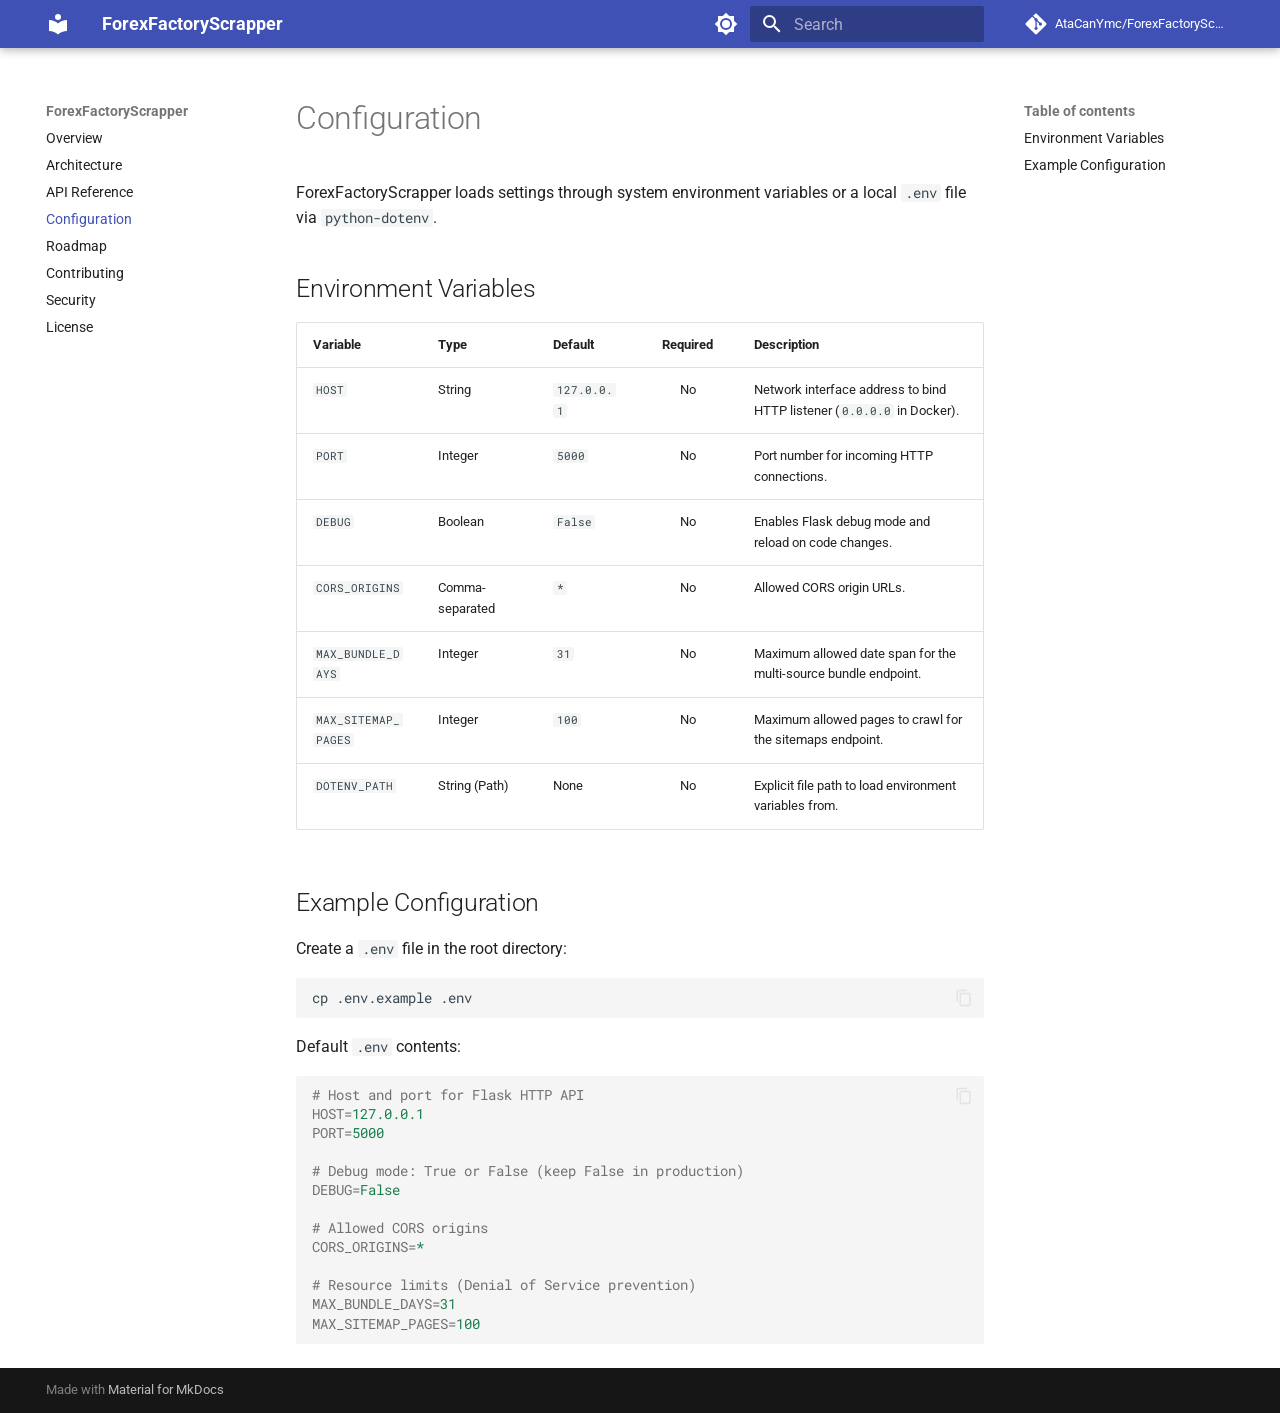
<file: configuration/index.html>
<!doctype html>
<html lang="en" class="no-js">
  <head>
    
      <meta charset="utf-8">
      <meta name="viewport" content="width=device-width,initial-scale=1">
      
        <meta name="description" content="Flask REST API service aggregating economic calendar events from financial portals.">
      
      
        <meta name="author" content="Ata Can Yaymacı">
      
      
        <link rel="canonical" href="https://atacanymc.github.io/ForexFactoryScrapper/configuration/">
      
      
        <link rel="prev" href="../api-reference/">
      
      
        <link rel="next" href="../roadmap/">
      
      
        
      
      
      <link rel="icon" href="../assets/images/favicon.png">
      <meta name="generator" content="mkdocs-1.6.1, mkdocs-material-9.8.2">
    
    
      
        <title>Configuration - ForexFactoryScrapper</title>
      
    
    
      <link rel="stylesheet" href="../assets/stylesheets/main.57a0d79d.min.css">
      
        
        <link rel="stylesheet" href="../assets/stylesheets/palette.fb2fffe2.min.css">
      
      


    
    
      
    
    
      
        
        
        <link rel="preconnect" href="https://fonts.gstatic.com" crossorigin>
        <link rel="stylesheet" href="https://fonts.googleapis.com/css?family=Roboto:300,300i,400,400i,700,700i%7CRoboto+Mono:400,400i,700,700i&display=fallback">
        <style>:root{--md-text-font:"Roboto";--md-code-font:"Roboto Mono"}</style>
      
    
    
    <script>__md_scope=new URL("..",location),__md_hash=e=>[...e].reduce(((e,_)=>(e<<5)-e+_.charCodeAt(0)),0),__md_get=(e,_=localStorage,t=__md_scope)=>JSON.parse(_.getItem(t.pathname+"."+e)),__md_set=(e,_,t=localStorage,a=__md_scope)=>{try{t.setItem(a.pathname+"."+e,JSON.stringify(_))}catch(e){}}</script>
    
      

    
    
  </head>
  
  
    
    
      
    
    
    
    
    <body dir="ltr" data-md-color-scheme="default" data-md-color-primary="indigo" data-md-color-accent="indigo">
  
    
    <input class="md-toggle" data-md-toggle="drawer" type="checkbox" id="__drawer" autocomplete="off">
    <input class="md-toggle" data-md-toggle="search" type="checkbox" id="__search" autocomplete="off">
    <label class="md-overlay" for="__drawer"></label>
    <div data-md-component="skip">
      
        
        <a href="#configuration" class="md-skip">
          Skip to content
        </a>
      
    </div>
    <div data-md-component="announce">
      
    </div>
    
    
      

  

<header class="md-header md-header--shadow" data-md-component="header">
  <nav class="md-header__inner md-grid" aria-label="Header">
    <a href=".." title="ForexFactoryScrapper" class="md-header__button md-logo" aria-label="ForexFactoryScrapper" data-md-component="logo">
      
  
  <svg xmlns="http://www.w3.org/2000/svg" viewBox="0 0 24 24"><path d="M12 8a3 3 0 0 0 3-3 3 3 0 0 0-3-3 3 3 0 0 0-3 3 3 3 0 0 0 3 3m0 3.54C9.64 9.35 6.5 8 3 8v11c3.5 0 6.64 1.35 9 3.54 2.36-2.19 5.5-3.54 9-3.54V8c-3.5 0-6.64 1.35-9 3.54"/></svg>

    </a>
    <label class="md-header__button md-icon" for="__drawer">
      
      <svg xmlns="http://www.w3.org/2000/svg" viewBox="0 0 24 24"><path d="M3 6h18v2H3zm0 5h18v2H3zm0 5h18v2H3z"/></svg>
    </label>
    <div class="md-header__title" data-md-component="header-title">
      <div class="md-header__ellipsis">
        <div class="md-header__topic">
          <span class="md-ellipsis">
            ForexFactoryScrapper
          </span>
        </div>
        <div class="md-header__topic" data-md-component="header-topic">
          <span class="md-ellipsis">
            
              Configuration
            
          </span>
        </div>
      </div>
    </div>
    
      
        <form class="md-header__option" data-md-component="palette">
  
    
    
    
    <input class="md-option" data-md-color-media="(prefers-color-scheme: light)" data-md-color-scheme="default" data-md-color-primary="indigo" data-md-color-accent="indigo"  aria-label="Switch to dark mode"  type="radio" name="__palette" id="__palette_0">
    
      <label class="md-header__button md-icon" title="Switch to dark mode" for="__palette_1" hidden>
        <svg xmlns="http://www.w3.org/2000/svg" viewBox="0 0 24 24"><path d="M12 8a4 4 0 0 0-4 4 4 4 0 0 0 4 4 4 4 0 0 0 4-4 4 4 0 0 0-4-4m0 10a6 6 0 0 1-6-6 6 6 0 0 1 6-6 6 6 0 0 1 6 6 6 6 0 0 1-6 6m8-9.31V4h-4.69L12 .69 8.69 4H4v4.69L.69 12 4 15.31V20h4.69L12 23.31 15.31 20H20v-4.69L23.31 12z"/></svg>
      </label>
    
  
    
    
    
    <input class="md-option" data-md-color-media="(prefers-color-scheme: dark)" data-md-color-scheme="slate" data-md-color-primary="indigo" data-md-color-accent="indigo"  aria-label="Switch to light mode"  type="radio" name="__palette" id="__palette_1">
    
      <label class="md-header__button md-icon" title="Switch to light mode" for="__palette_0" hidden>
        <svg xmlns="http://www.w3.org/2000/svg" viewBox="0 0 24 24"><path d="M12 18c-.89 0-1.74-.2-2.5-.55C11.56 16.5 13 14.42 13 12s-1.44-4.5-3.5-5.45C10.26 6.2 11.11 6 12 6a6 6 0 0 1 6 6 6 6 0 0 1-6 6m8-9.31V4h-4.69L12 .69 8.69 4H4v4.69L.69 12 4 15.31V20h4.69L12 23.31 15.31 20H20v-4.69L23.31 12z"/></svg>
      </label>
    
  
</form>
      
    
    
      <script>var palette=__md_get("__palette");if(palette&&palette.color){if("(prefers-color-scheme)"===palette.color.media){var media=matchMedia("(prefers-color-scheme: light)"),input=document.querySelector(media.matches?"[data-md-color-media='(prefers-color-scheme: light)']":"[data-md-color-media='(prefers-color-scheme: dark)']");palette.color.media=input.getAttribute("data-md-color-media"),palette.color.scheme=input.getAttribute("data-md-color-scheme"),palette.color.primary=input.getAttribute("data-md-color-primary"),palette.color.accent=input.getAttribute("data-md-color-accent")}for(var[key,value]of Object.entries(palette.color))document.body.setAttribute("data-md-color-"+key,value)}</script>
    
    
    
      
      
        <label class="md-header__button md-icon" for="__search">
          
          <svg xmlns="http://www.w3.org/2000/svg" viewBox="0 0 24 24"><path d="M9.5 3A6.5 6.5 0 0 1 16 9.5c0 1.61-.59 3.09-1.56 4.23l.27.27h.79l5 5-1.5 1.5-5-5v-.79l-.27-.27A6.52 6.52 0 0 1 9.5 16 6.5 6.5 0 0 1 3 9.5 6.5 6.5 0 0 1 9.5 3m0 2C7 5 5 7 5 9.5S7 14 9.5 14 14 12 14 9.5 12 5 9.5 5"/></svg>
        </label>
        <div class="md-search" data-md-component="search" role="dialog">
  <label class="md-search__overlay" for="__search"></label>
  <div class="md-search__inner" role="search">
    <form class="md-search__form" name="search">
      <input type="text" class="md-search__input" name="query" aria-label="Search" placeholder="Search" autocapitalize="off" autocorrect="off" autocomplete="off" spellcheck="false" data-md-component="search-query" required>
      <label class="md-search__icon md-icon" for="__search">
        
        <svg xmlns="http://www.w3.org/2000/svg" viewBox="0 0 24 24"><path d="M9.5 3A6.5 6.5 0 0 1 16 9.5c0 1.61-.59 3.09-1.56 4.23l.27.27h.79l5 5-1.5 1.5-5-5v-.79l-.27-.27A6.52 6.52 0 0 1 9.5 16 6.5 6.5 0 0 1 3 9.5 6.5 6.5 0 0 1 9.5 3m0 2C7 5 5 7 5 9.5S7 14 9.5 14 14 12 14 9.5 12 5 9.5 5"/></svg>
        
        <svg xmlns="http://www.w3.org/2000/svg" viewBox="0 0 24 24"><path d="M20 11v2H8l5.5 5.5-1.42 1.42L4.16 12l7.92-7.92L13.5 5.5 8 11z"/></svg>
      </label>
      <nav class="md-search__options" aria-label="Search">
        
        <button type="reset" class="md-search__icon md-icon" title="Clear" aria-label="Clear" tabindex="-1">
          
          <svg xmlns="http://www.w3.org/2000/svg" viewBox="0 0 24 24"><path d="M19 6.41 17.59 5 12 10.59 6.41 5 5 6.41 10.59 12 5 17.59 6.41 19 12 13.41 17.59 19 19 17.59 13.41 12z"/></svg>
        </button>
      </nav>
      
        <div class="md-search__suggest" data-md-component="search-suggest"></div>
      
    </form>
    <div class="md-search__output">
      <div class="md-search__scrollwrap" tabindex="0" data-md-scrollfix>
        <div class="md-search-result" data-md-component="search-result">
          <div class="md-search-result__meta">
            Initializing search
          </div>
          <ol class="md-search-result__list" role="presentation"></ol>
        </div>
      </div>
    </div>
  </div>
</div>
      
    
    
      <div class="md-header__source">
        <a href="https://github.com/AtaCanYmc/ForexFactoryScrapper" title="Go to repository" class="md-source" data-md-component="source">
  <div class="md-source__icon md-icon">
    
    <svg xmlns="http://www.w3.org/2000/svg" viewBox="0 0 448 512"><!--! Font Awesome Free 7.1.0 by @fontawesome - https://fontawesome.com License - https://fontawesome.com/license/free (Icons: CC BY 4.0, Fonts: SIL OFL 1.1, Code: MIT License) Copyright 2025 Fonticons, Inc.--><path d="M439.6 236.1 244 40.5c-5.4-5.5-12.8-8.5-20.4-8.5s-15 3-20.4 8.4L162.5 81l51.5 51.5c27.1-9.1 52.7 16.8 43.4 43.7l49.7 49.7c34.2-11.8 61.2 31 35.5 56.7-26.5 26.5-70.2-2.9-56-37.3L240.3 199v121.9c25.3 12.5 22.3 41.8 9.1 55-6.4 6.4-15.2 10.1-24.3 10.1s-17.8-3.6-24.3-10.1c-17.6-17.6-11.1-46.9 11.2-56v-123c-20.8-8.5-24.6-30.7-18.6-45L142.6 101 8.5 235.1C3 240.6 0 247.9 0 255.5s3 15 8.5 20.4l195.6 195.7c5.4 5.4 12.7 8.4 20.4 8.4s15-3 20.4-8.4l194.7-194.7c5.4-5.4 8.4-12.8 8.4-20.4s-3-15-8.4-20.4"/></svg>
  </div>
  <div class="md-source__repository">
    AtaCanYmc/ForexFactoryScrapper
  </div>
</a>
      </div>
    
  </nav>
  
</header>
    
    <div class="md-container" data-md-component="container">
      
      
        
          
        
      
      <main class="md-main" data-md-component="main">
        <div class="md-main__inner md-grid">
          
            
              
              <div class="md-sidebar md-sidebar--primary" data-md-component="sidebar" data-md-type="navigation" >
                <div class="md-sidebar__scrollwrap">
                  <div class="md-sidebar__inner">
                    



<nav class="md-nav md-nav--primary" aria-label="Navigation" data-md-level="0">
  <label class="md-nav__title" for="__drawer">
    <a href=".." title="ForexFactoryScrapper" class="md-nav__button md-logo" aria-label="ForexFactoryScrapper" data-md-component="logo">
      
  
  <svg xmlns="http://www.w3.org/2000/svg" viewBox="0 0 24 24"><path d="M12 8a3 3 0 0 0 3-3 3 3 0 0 0-3-3 3 3 0 0 0-3 3 3 3 0 0 0 3 3m0 3.54C9.64 9.35 6.5 8 3 8v11c3.5 0 6.64 1.35 9 3.54 2.36-2.19 5.5-3.54 9-3.54V8c-3.5 0-6.64 1.35-9 3.54"/></svg>

    </a>
    ForexFactoryScrapper
  </label>
  
    <div class="md-nav__source">
      <a href="https://github.com/AtaCanYmc/ForexFactoryScrapper" title="Go to repository" class="md-source" data-md-component="source">
  <div class="md-source__icon md-icon">
    
    <svg xmlns="http://www.w3.org/2000/svg" viewBox="0 0 448 512"><!--! Font Awesome Free 7.1.0 by @fontawesome - https://fontawesome.com License - https://fontawesome.com/license/free (Icons: CC BY 4.0, Fonts: SIL OFL 1.1, Code: MIT License) Copyright 2025 Fonticons, Inc.--><path d="M439.6 236.1 244 40.5c-5.4-5.5-12.8-8.5-20.4-8.5s-15 3-20.4 8.4L162.5 81l51.5 51.5c27.1-9.1 52.7 16.8 43.4 43.7l49.7 49.7c34.2-11.8 61.2 31 35.5 56.7-26.5 26.5-70.2-2.9-56-37.3L240.3 199v121.9c25.3 12.5 22.3 41.8 9.1 55-6.4 6.4-15.2 10.1-24.3 10.1s-17.8-3.6-24.3-10.1c-17.6-17.6-11.1-46.9 11.2-56v-123c-20.8-8.5-24.6-30.7-18.6-45L142.6 101 8.5 235.1C3 240.6 0 247.9 0 255.5s3 15 8.5 20.4l195.6 195.7c5.4 5.4 12.7 8.4 20.4 8.4s15-3 20.4-8.4l194.7-194.7c5.4-5.4 8.4-12.8 8.4-20.4s-3-15-8.4-20.4"/></svg>
  </div>
  <div class="md-source__repository">
    AtaCanYmc/ForexFactoryScrapper
  </div>
</a>
    </div>
  
  <ul class="md-nav__list" data-md-scrollfix>
    
      
      
  
  
  
  
    <li class="md-nav__item">
      <a href=".." class="md-nav__link">
        
  
  
  <span class="md-ellipsis">
    
  
    Overview
  

    
  </span>
  
  

      </a>
    </li>
  

    
      
      
  
  
  
  
    <li class="md-nav__item">
      <a href="../architecture/" class="md-nav__link">
        
  
  
  <span class="md-ellipsis">
    
  
    Architecture
  

    
  </span>
  
  

      </a>
    </li>
  

    
      
      
  
  
  
  
    <li class="md-nav__item">
      <a href="../api-reference/" class="md-nav__link">
        
  
  
  <span class="md-ellipsis">
    
  
    API Reference
  

    
  </span>
  
  

      </a>
    </li>
  

    
      
      
  
  
    
  
  
  
    <li class="md-nav__item md-nav__item--active">
      
      <input class="md-nav__toggle md-toggle" type="checkbox" id="__toc">
      
      
        
      
      
        <label class="md-nav__link md-nav__link--active" for="__toc">
          
  
  
  <span class="md-ellipsis">
    
  
    Configuration
  

    
  </span>
  
  

          <span class="md-nav__icon md-icon"></span>
        </label>
      
      <a href="./" class="md-nav__link md-nav__link--active">
        
  
  
  <span class="md-ellipsis">
    
  
    Configuration
  

    
  </span>
  
  

      </a>
      
        

<nav class="md-nav md-nav--secondary" aria-label="Table of contents">
  
  
  
    
  
  
    <label class="md-nav__title" for="__toc">
      <span class="md-nav__icon md-icon"></span>
      Table of contents
    </label>
    <ul class="md-nav__list" data-md-component="toc" data-md-scrollfix>
      
        <li class="md-nav__item">
  <a href="#environment-variables" class="md-nav__link">
    <span class="md-ellipsis">
      
        Environment Variables
      
    </span>
  </a>
  
</li>
      
        <li class="md-nav__item">
  <a href="#example-configuration" class="md-nav__link">
    <span class="md-ellipsis">
      
        Example Configuration
      
    </span>
  </a>
  
</li>
      
    </ul>
  
</nav>
      
    </li>
  

    
      
      
  
  
  
  
    <li class="md-nav__item">
      <a href="../roadmap/" class="md-nav__link">
        
  
  
  <span class="md-ellipsis">
    
  
    Roadmap
  

    
  </span>
  
  

      </a>
    </li>
  

    
      
      
  
  
  
  
    <li class="md-nav__item">
      <a href="../contributing/" class="md-nav__link">
        
  
  
  <span class="md-ellipsis">
    
  
    Contributing
  

    
  </span>
  
  

      </a>
    </li>
  

    
      
      
  
  
  
  
    <li class="md-nav__item">
      <a href="../security/" class="md-nav__link">
        
  
  
  <span class="md-ellipsis">
    
  
    Security
  

    
  </span>
  
  

      </a>
    </li>
  

    
      
      
  
  
  
  
    <li class="md-nav__item">
      <a href="../license/" class="md-nav__link">
        
  
  
  <span class="md-ellipsis">
    
  
    License
  

    
  </span>
  
  

      </a>
    </li>
  

    
  </ul>
</nav>
                  </div>
                </div>
              </div>
            
            
              
              <div class="md-sidebar md-sidebar--secondary" data-md-component="sidebar" data-md-type="toc" >
                <div class="md-sidebar__scrollwrap">
                  <div class="md-sidebar__inner">
                    

<nav class="md-nav md-nav--secondary" aria-label="Table of contents">
  
  
  
    
  
  
    <label class="md-nav__title" for="__toc">
      <span class="md-nav__icon md-icon"></span>
      Table of contents
    </label>
    <ul class="md-nav__list" data-md-component="toc" data-md-scrollfix>
      
        <li class="md-nav__item">
  <a href="#environment-variables" class="md-nav__link">
    <span class="md-ellipsis">
      
        Environment Variables
      
    </span>
  </a>
  
</li>
      
        <li class="md-nav__item">
  <a href="#example-configuration" class="md-nav__link">
    <span class="md-ellipsis">
      
        Example Configuration
      
    </span>
  </a>
  
</li>
      
    </ul>
  
</nav>
                  </div>
                </div>
              </div>
            
          
          
            <div class="md-content" data-md-component="content">
              
              <article class="md-content__inner md-typeset">
                
                  


  
  


<h1 id="configuration">Configuration<a class="headerlink" href="#configuration" title="Permanent link">&para;</a></h1>
<p>ForexFactoryScrapper loads settings through system environment variables or a local <code>.env</code> file via <code>python-dotenv</code>.</p>
<h2 id="environment-variables">Environment Variables<a class="headerlink" href="#environment-variables" title="Permanent link">&para;</a></h2>
<table>
<thead>
<tr>
<th style="text-align: left;">Variable</th>
<th style="text-align: left;">Type</th>
<th style="text-align: left;">Default</th>
<th style="text-align: center;">Required</th>
<th style="text-align: left;">Description</th>
</tr>
</thead>
<tbody>
<tr>
<td style="text-align: left;"><code>HOST</code></td>
<td style="text-align: left;">String</td>
<td style="text-align: left;"><code>127.0.0.1</code></td>
<td style="text-align: center;">No</td>
<td style="text-align: left;">Network interface address to bind HTTP listener (<code>0.0.0.0</code> in Docker).</td>
</tr>
<tr>
<td style="text-align: left;"><code>PORT</code></td>
<td style="text-align: left;">Integer</td>
<td style="text-align: left;"><code>5000</code></td>
<td style="text-align: center;">No</td>
<td style="text-align: left;">Port number for incoming HTTP connections.</td>
</tr>
<tr>
<td style="text-align: left;"><code>DEBUG</code></td>
<td style="text-align: left;">Boolean</td>
<td style="text-align: left;"><code>False</code></td>
<td style="text-align: center;">No</td>
<td style="text-align: left;">Enables Flask debug mode and reload on code changes.</td>
</tr>
<tr>
<td style="text-align: left;"><code>CORS_ORIGINS</code></td>
<td style="text-align: left;">Comma-separated</td>
<td style="text-align: left;"><code>*</code></td>
<td style="text-align: center;">No</td>
<td style="text-align: left;">Allowed CORS origin URLs.</td>
</tr>
<tr>
<td style="text-align: left;"><code>MAX_BUNDLE_DAYS</code></td>
<td style="text-align: left;">Integer</td>
<td style="text-align: left;"><code>31</code></td>
<td style="text-align: center;">No</td>
<td style="text-align: left;">Maximum allowed date span for the multi-source bundle endpoint.</td>
</tr>
<tr>
<td style="text-align: left;"><code>MAX_SITEMAP_PAGES</code></td>
<td style="text-align: left;">Integer</td>
<td style="text-align: left;"><code>100</code></td>
<td style="text-align: center;">No</td>
<td style="text-align: left;">Maximum allowed pages to crawl for the sitemaps endpoint.</td>
</tr>
<tr>
<td style="text-align: left;"><code>DOTENV_PATH</code></td>
<td style="text-align: left;">String (Path)</td>
<td style="text-align: left;">None</td>
<td style="text-align: center;">No</td>
<td style="text-align: left;">Explicit file path to load environment variables from.</td>
</tr>
</tbody>
</table>
<h2 id="example-configuration">Example Configuration<a class="headerlink" href="#example-configuration" title="Permanent link">&para;</a></h2>
<p>Create a <code>.env</code> file in the root directory:</p>
<div class="language-bash highlight"><pre><span></span><code><span id="__span-0-1"><a id="__codelineno-0-1" name="__codelineno-0-1" href="#__codelineno-0-1"></a>cp<span class="w"> </span>.env.example<span class="w"> </span>.env
</span></code></pre></div>
<p>Default <code>.env</code> contents:</p>
<div class="language-ini highlight"><pre><span></span><code><span id="__span-1-1"><a id="__codelineno-1-1" name="__codelineno-1-1" href="#__codelineno-1-1"></a><span class="c1"># Host and port for Flask HTTP API</span>
</span><span id="__span-1-2"><a id="__codelineno-1-2" name="__codelineno-1-2" href="#__codelineno-1-2"></a><span class="na">HOST</span><span class="o">=</span><span class="s">127.0.0.1</span>
</span><span id="__span-1-3"><a id="__codelineno-1-3" name="__codelineno-1-3" href="#__codelineno-1-3"></a><span class="na">PORT</span><span class="o">=</span><span class="s">5000</span>
</span><span id="__span-1-4"><a id="__codelineno-1-4" name="__codelineno-1-4" href="#__codelineno-1-4"></a>
</span><span id="__span-1-5"><a id="__codelineno-1-5" name="__codelineno-1-5" href="#__codelineno-1-5"></a><span class="c1"># Debug mode: True or False (keep False in production)</span>
</span><span id="__span-1-6"><a id="__codelineno-1-6" name="__codelineno-1-6" href="#__codelineno-1-6"></a><span class="na">DEBUG</span><span class="o">=</span><span class="s">False</span>
</span><span id="__span-1-7"><a id="__codelineno-1-7" name="__codelineno-1-7" href="#__codelineno-1-7"></a>
</span><span id="__span-1-8"><a id="__codelineno-1-8" name="__codelineno-1-8" href="#__codelineno-1-8"></a><span class="c1"># Allowed CORS origins</span>
</span><span id="__span-1-9"><a id="__codelineno-1-9" name="__codelineno-1-9" href="#__codelineno-1-9"></a><span class="na">CORS_ORIGINS</span><span class="o">=</span><span class="s">*</span>
</span><span id="__span-1-10"><a id="__codelineno-1-10" name="__codelineno-1-10" href="#__codelineno-1-10"></a>
</span><span id="__span-1-11"><a id="__codelineno-1-11" name="__codelineno-1-11" href="#__codelineno-1-11"></a><span class="c1"># Resource limits (Denial of Service prevention)</span>
</span><span id="__span-1-12"><a id="__codelineno-1-12" name="__codelineno-1-12" href="#__codelineno-1-12"></a><span class="na">MAX_BUNDLE_DAYS</span><span class="o">=</span><span class="s">31</span>
</span><span id="__span-1-13"><a id="__codelineno-1-13" name="__codelineno-1-13" href="#__codelineno-1-13"></a><span class="na">MAX_SITEMAP_PAGES</span><span class="o">=</span><span class="s">100</span>
</span></code></pre></div>












                
              </article>
            </div>
          
          
<script>var target=document.getElementById(location.hash.slice(1));target&&target.name&&(target.checked=target.name.startsWith("__tabbed_"))</script>
        </div>
        
          <button type="button" class="md-top md-icon" data-md-component="top" hidden>
  
  <svg xmlns="http://www.w3.org/2000/svg" viewBox="0 0 24 24"><path d="M13 20h-2V8l-5.5 5.5-1.42-1.42L12 4.16l7.92 7.92-1.42 1.42L13 8z"/></svg>
  Back to top
</button>
        
      </main>
      
        <footer class="md-footer">
  
  <div class="md-footer-meta md-typeset">
    <div class="md-footer-meta__inner md-grid">
      <div class="md-copyright">
  
  
    Made with
    <a href="https://squidfunk.github.io/mkdocs-material/" target="_blank" rel="noopener">
      Material for MkDocs
    </a>
  
</div>
      
    </div>
  </div>
</footer>
      
    </div>
    <div class="md-dialog" data-md-component="dialog">
      <div class="md-dialog__inner md-typeset"></div>
    </div>
    
    
    
      
      
      <script id="__config" type="application/json">{"annotate": null, "base": "..", "features": ["navigation.instant", "navigation.tracking", "navigation.top", "content.code.copy", "search.suggest", "search.highlight"], "search": "../assets/javascripts/workers/search.a7633da7.min.js", "tags": null, "translations": {"clipboard.copied": "Copied to clipboard", "clipboard.copy": "Copy to clipboard", "search.result.more.one": "1 more on this page", "search.result.more.other": "# more on this page", "search.result.none": "No matching documents", "search.result.one": "1 matching document", "search.result.other": "# matching documents", "search.result.placeholder": "Type to start searching", "search.result.term.missing": "Missing", "select.version": "Select version"}, "version": null}</script>
    
    
      <script src="../assets/javascripts/bundle.a5f9d56c.min.js"></script>
      
    
  </body>
</html>
</file>
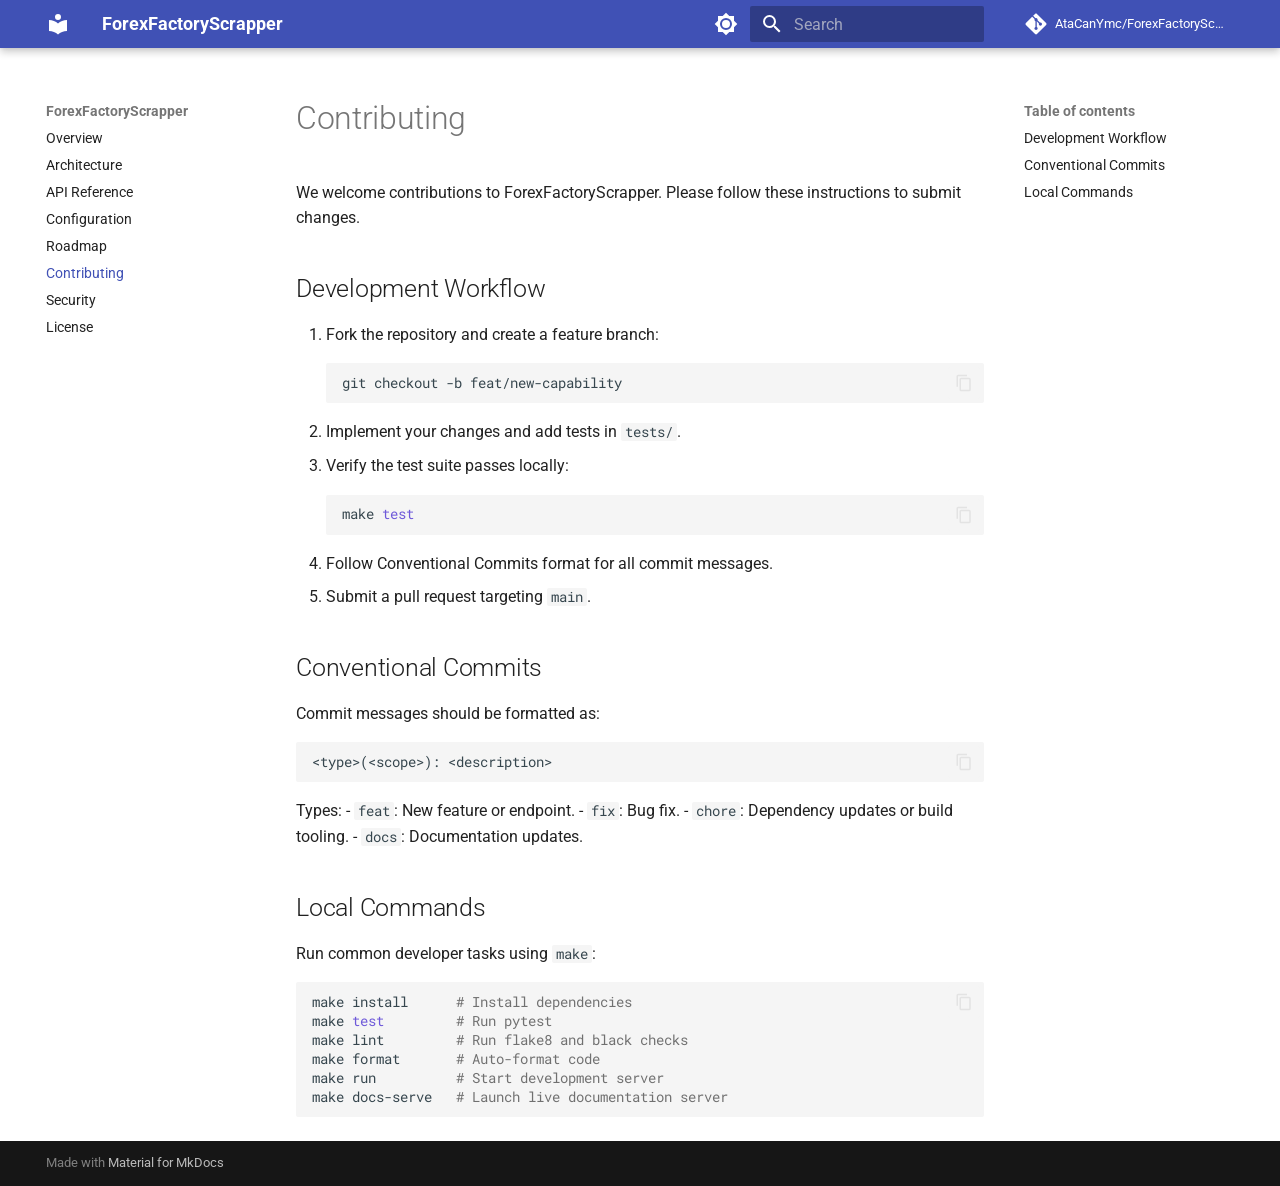
<file: contributing/index.html>
<!doctype html>
<html lang="en" class="no-js">
  <head>
    
      <meta charset="utf-8">
      <meta name="viewport" content="width=device-width,initial-scale=1">
      
        <meta name="description" content="Flask REST API service aggregating economic calendar events from financial portals.">
      
      
        <meta name="author" content="Ata Can Yaymacı">
      
      
        <link rel="canonical" href="https://atacanymc.github.io/ForexFactoryScrapper/contributing/">
      
      
        <link rel="prev" href="../roadmap/">
      
      
        <link rel="next" href="../security/">
      
      
        
      
      
      <link rel="icon" href="../assets/images/favicon.png">
      <meta name="generator" content="mkdocs-1.6.1, mkdocs-material-9.8.2">
    
    
      
        <title>Contributing - ForexFactoryScrapper</title>
      
    
    
      <link rel="stylesheet" href="../assets/stylesheets/main.57a0d79d.min.css">
      
        
        <link rel="stylesheet" href="../assets/stylesheets/palette.fb2fffe2.min.css">
      
      


    
    
      
    
    
      
        
        
        <link rel="preconnect" href="https://fonts.gstatic.com" crossorigin>
        <link rel="stylesheet" href="https://fonts.googleapis.com/css?family=Roboto:300,300i,400,400i,700,700i%7CRoboto+Mono:400,400i,700,700i&display=fallback">
        <style>:root{--md-text-font:"Roboto";--md-code-font:"Roboto Mono"}</style>
      
    
    
    <script>__md_scope=new URL("..",location),__md_hash=e=>[...e].reduce(((e,_)=>(e<<5)-e+_.charCodeAt(0)),0),__md_get=(e,_=localStorage,t=__md_scope)=>JSON.parse(_.getItem(t.pathname+"."+e)),__md_set=(e,_,t=localStorage,a=__md_scope)=>{try{t.setItem(a.pathname+"."+e,JSON.stringify(_))}catch(e){}}</script>
    
      

    
    
  </head>
  
  
    
    
      
    
    
    
    
    <body dir="ltr" data-md-color-scheme="default" data-md-color-primary="indigo" data-md-color-accent="indigo">
  
    
    <input class="md-toggle" data-md-toggle="drawer" type="checkbox" id="__drawer" autocomplete="off">
    <input class="md-toggle" data-md-toggle="search" type="checkbox" id="__search" autocomplete="off">
    <label class="md-overlay" for="__drawer"></label>
    <div data-md-component="skip">
      
        
        <a href="#contributing" class="md-skip">
          Skip to content
        </a>
      
    </div>
    <div data-md-component="announce">
      
    </div>
    
    
      

  

<header class="md-header md-header--shadow" data-md-component="header">
  <nav class="md-header__inner md-grid" aria-label="Header">
    <a href=".." title="ForexFactoryScrapper" class="md-header__button md-logo" aria-label="ForexFactoryScrapper" data-md-component="logo">
      
  
  <svg xmlns="http://www.w3.org/2000/svg" viewBox="0 0 24 24"><path d="M12 8a3 3 0 0 0 3-3 3 3 0 0 0-3-3 3 3 0 0 0-3 3 3 3 0 0 0 3 3m0 3.54C9.64 9.35 6.5 8 3 8v11c3.5 0 6.64 1.35 9 3.54 2.36-2.19 5.5-3.54 9-3.54V8c-3.5 0-6.64 1.35-9 3.54"/></svg>

    </a>
    <label class="md-header__button md-icon" for="__drawer">
      
      <svg xmlns="http://www.w3.org/2000/svg" viewBox="0 0 24 24"><path d="M3 6h18v2H3zm0 5h18v2H3zm0 5h18v2H3z"/></svg>
    </label>
    <div class="md-header__title" data-md-component="header-title">
      <div class="md-header__ellipsis">
        <div class="md-header__topic">
          <span class="md-ellipsis">
            ForexFactoryScrapper
          </span>
        </div>
        <div class="md-header__topic" data-md-component="header-topic">
          <span class="md-ellipsis">
            
              Contributing
            
          </span>
        </div>
      </div>
    </div>
    
      
        <form class="md-header__option" data-md-component="palette">
  
    
    
    
    <input class="md-option" data-md-color-media="(prefers-color-scheme: light)" data-md-color-scheme="default" data-md-color-primary="indigo" data-md-color-accent="indigo"  aria-label="Switch to dark mode"  type="radio" name="__palette" id="__palette_0">
    
      <label class="md-header__button md-icon" title="Switch to dark mode" for="__palette_1" hidden>
        <svg xmlns="http://www.w3.org/2000/svg" viewBox="0 0 24 24"><path d="M12 8a4 4 0 0 0-4 4 4 4 0 0 0 4 4 4 4 0 0 0 4-4 4 4 0 0 0-4-4m0 10a6 6 0 0 1-6-6 6 6 0 0 1 6-6 6 6 0 0 1 6 6 6 6 0 0 1-6 6m8-9.31V4h-4.69L12 .69 8.69 4H4v4.69L.69 12 4 15.31V20h4.69L12 23.31 15.31 20H20v-4.69L23.31 12z"/></svg>
      </label>
    
  
    
    
    
    <input class="md-option" data-md-color-media="(prefers-color-scheme: dark)" data-md-color-scheme="slate" data-md-color-primary="indigo" data-md-color-accent="indigo"  aria-label="Switch to light mode"  type="radio" name="__palette" id="__palette_1">
    
      <label class="md-header__button md-icon" title="Switch to light mode" for="__palette_0" hidden>
        <svg xmlns="http://www.w3.org/2000/svg" viewBox="0 0 24 24"><path d="M12 18c-.89 0-1.74-.2-2.5-.55C11.56 16.5 13 14.42 13 12s-1.44-4.5-3.5-5.45C10.26 6.2 11.11 6 12 6a6 6 0 0 1 6 6 6 6 0 0 1-6 6m8-9.31V4h-4.69L12 .69 8.69 4H4v4.69L.69 12 4 15.31V20h4.69L12 23.31 15.31 20H20v-4.69L23.31 12z"/></svg>
      </label>
    
  
</form>
      
    
    
      <script>var palette=__md_get("__palette");if(palette&&palette.color){if("(prefers-color-scheme)"===palette.color.media){var media=matchMedia("(prefers-color-scheme: light)"),input=document.querySelector(media.matches?"[data-md-color-media='(prefers-color-scheme: light)']":"[data-md-color-media='(prefers-color-scheme: dark)']");palette.color.media=input.getAttribute("data-md-color-media"),palette.color.scheme=input.getAttribute("data-md-color-scheme"),palette.color.primary=input.getAttribute("data-md-color-primary"),palette.color.accent=input.getAttribute("data-md-color-accent")}for(var[key,value]of Object.entries(palette.color))document.body.setAttribute("data-md-color-"+key,value)}</script>
    
    
    
      
      
        <label class="md-header__button md-icon" for="__search">
          
          <svg xmlns="http://www.w3.org/2000/svg" viewBox="0 0 24 24"><path d="M9.5 3A6.5 6.5 0 0 1 16 9.5c0 1.61-.59 3.09-1.56 4.23l.27.27h.79l5 5-1.5 1.5-5-5v-.79l-.27-.27A6.52 6.52 0 0 1 9.5 16 6.5 6.5 0 0 1 3 9.5 6.5 6.5 0 0 1 9.5 3m0 2C7 5 5 7 5 9.5S7 14 9.5 14 14 12 14 9.5 12 5 9.5 5"/></svg>
        </label>
        <div class="md-search" data-md-component="search" role="dialog">
  <label class="md-search__overlay" for="__search"></label>
  <div class="md-search__inner" role="search">
    <form class="md-search__form" name="search">
      <input type="text" class="md-search__input" name="query" aria-label="Search" placeholder="Search" autocapitalize="off" autocorrect="off" autocomplete="off" spellcheck="false" data-md-component="search-query" required>
      <label class="md-search__icon md-icon" for="__search">
        
        <svg xmlns="http://www.w3.org/2000/svg" viewBox="0 0 24 24"><path d="M9.5 3A6.5 6.5 0 0 1 16 9.5c0 1.61-.59 3.09-1.56 4.23l.27.27h.79l5 5-1.5 1.5-5-5v-.79l-.27-.27A6.52 6.52 0 0 1 9.5 16 6.5 6.5 0 0 1 3 9.5 6.5 6.5 0 0 1 9.5 3m0 2C7 5 5 7 5 9.5S7 14 9.5 14 14 12 14 9.5 12 5 9.5 5"/></svg>
        
        <svg xmlns="http://www.w3.org/2000/svg" viewBox="0 0 24 24"><path d="M20 11v2H8l5.5 5.5-1.42 1.42L4.16 12l7.92-7.92L13.5 5.5 8 11z"/></svg>
      </label>
      <nav class="md-search__options" aria-label="Search">
        
        <button type="reset" class="md-search__icon md-icon" title="Clear" aria-label="Clear" tabindex="-1">
          
          <svg xmlns="http://www.w3.org/2000/svg" viewBox="0 0 24 24"><path d="M19 6.41 17.59 5 12 10.59 6.41 5 5 6.41 10.59 12 5 17.59 6.41 19 12 13.41 17.59 19 19 17.59 13.41 12z"/></svg>
        </button>
      </nav>
      
        <div class="md-search__suggest" data-md-component="search-suggest"></div>
      
    </form>
    <div class="md-search__output">
      <div class="md-search__scrollwrap" tabindex="0" data-md-scrollfix>
        <div class="md-search-result" data-md-component="search-result">
          <div class="md-search-result__meta">
            Initializing search
          </div>
          <ol class="md-search-result__list" role="presentation"></ol>
        </div>
      </div>
    </div>
  </div>
</div>
      
    
    
      <div class="md-header__source">
        <a href="https://github.com/AtaCanYmc/ForexFactoryScrapper" title="Go to repository" class="md-source" data-md-component="source">
  <div class="md-source__icon md-icon">
    
    <svg xmlns="http://www.w3.org/2000/svg" viewBox="0 0 448 512"><!--! Font Awesome Free 7.1.0 by @fontawesome - https://fontawesome.com License - https://fontawesome.com/license/free (Icons: CC BY 4.0, Fonts: SIL OFL 1.1, Code: MIT License) Copyright 2025 Fonticons, Inc.--><path d="M439.6 236.1 244 40.5c-5.4-5.5-12.8-8.5-20.4-8.5s-15 3-20.4 8.4L162.5 81l51.5 51.5c27.1-9.1 52.7 16.8 43.4 43.7l49.7 49.7c34.2-11.8 61.2 31 35.5 56.7-26.5 26.5-70.2-2.9-56-37.3L240.3 199v121.9c25.3 12.5 22.3 41.8 9.1 55-6.4 6.4-15.2 10.1-24.3 10.1s-17.8-3.6-24.3-10.1c-17.6-17.6-11.1-46.9 11.2-56v-123c-20.8-8.5-24.6-30.7-18.6-45L142.6 101 8.5 235.1C3 240.6 0 247.9 0 255.5s3 15 8.5 20.4l195.6 195.7c5.4 5.4 12.7 8.4 20.4 8.4s15-3 20.4-8.4l194.7-194.7c5.4-5.4 8.4-12.8 8.4-20.4s-3-15-8.4-20.4"/></svg>
  </div>
  <div class="md-source__repository">
    AtaCanYmc/ForexFactoryScrapper
  </div>
</a>
      </div>
    
  </nav>
  
</header>
    
    <div class="md-container" data-md-component="container">
      
      
        
          
        
      
      <main class="md-main" data-md-component="main">
        <div class="md-main__inner md-grid">
          
            
              
              <div class="md-sidebar md-sidebar--primary" data-md-component="sidebar" data-md-type="navigation" >
                <div class="md-sidebar__scrollwrap">
                  <div class="md-sidebar__inner">
                    



<nav class="md-nav md-nav--primary" aria-label="Navigation" data-md-level="0">
  <label class="md-nav__title" for="__drawer">
    <a href=".." title="ForexFactoryScrapper" class="md-nav__button md-logo" aria-label="ForexFactoryScrapper" data-md-component="logo">
      
  
  <svg xmlns="http://www.w3.org/2000/svg" viewBox="0 0 24 24"><path d="M12 8a3 3 0 0 0 3-3 3 3 0 0 0-3-3 3 3 0 0 0-3 3 3 3 0 0 0 3 3m0 3.54C9.64 9.35 6.5 8 3 8v11c3.5 0 6.64 1.35 9 3.54 2.36-2.19 5.5-3.54 9-3.54V8c-3.5 0-6.64 1.35-9 3.54"/></svg>

    </a>
    ForexFactoryScrapper
  </label>
  
    <div class="md-nav__source">
      <a href="https://github.com/AtaCanYmc/ForexFactoryScrapper" title="Go to repository" class="md-source" data-md-component="source">
  <div class="md-source__icon md-icon">
    
    <svg xmlns="http://www.w3.org/2000/svg" viewBox="0 0 448 512"><!--! Font Awesome Free 7.1.0 by @fontawesome - https://fontawesome.com License - https://fontawesome.com/license/free (Icons: CC BY 4.0, Fonts: SIL OFL 1.1, Code: MIT License) Copyright 2025 Fonticons, Inc.--><path d="M439.6 236.1 244 40.5c-5.4-5.5-12.8-8.5-20.4-8.5s-15 3-20.4 8.4L162.5 81l51.5 51.5c27.1-9.1 52.7 16.8 43.4 43.7l49.7 49.7c34.2-11.8 61.2 31 35.5 56.7-26.5 26.5-70.2-2.9-56-37.3L240.3 199v121.9c25.3 12.5 22.3 41.8 9.1 55-6.4 6.4-15.2 10.1-24.3 10.1s-17.8-3.6-24.3-10.1c-17.6-17.6-11.1-46.9 11.2-56v-123c-20.8-8.5-24.6-30.7-18.6-45L142.6 101 8.5 235.1C3 240.6 0 247.9 0 255.5s3 15 8.5 20.4l195.6 195.7c5.4 5.4 12.7 8.4 20.4 8.4s15-3 20.4-8.4l194.7-194.7c5.4-5.4 8.4-12.8 8.4-20.4s-3-15-8.4-20.4"/></svg>
  </div>
  <div class="md-source__repository">
    AtaCanYmc/ForexFactoryScrapper
  </div>
</a>
    </div>
  
  <ul class="md-nav__list" data-md-scrollfix>
    
      
      
  
  
  
  
    <li class="md-nav__item">
      <a href=".." class="md-nav__link">
        
  
  
  <span class="md-ellipsis">
    
  
    Overview
  

    
  </span>
  
  

      </a>
    </li>
  

    
      
      
  
  
  
  
    <li class="md-nav__item">
      <a href="../architecture/" class="md-nav__link">
        
  
  
  <span class="md-ellipsis">
    
  
    Architecture
  

    
  </span>
  
  

      </a>
    </li>
  

    
      
      
  
  
  
  
    <li class="md-nav__item">
      <a href="../api-reference/" class="md-nav__link">
        
  
  
  <span class="md-ellipsis">
    
  
    API Reference
  

    
  </span>
  
  

      </a>
    </li>
  

    
      
      
  
  
  
  
    <li class="md-nav__item">
      <a href="../configuration/" class="md-nav__link">
        
  
  
  <span class="md-ellipsis">
    
  
    Configuration
  

    
  </span>
  
  

      </a>
    </li>
  

    
      
      
  
  
  
  
    <li class="md-nav__item">
      <a href="../roadmap/" class="md-nav__link">
        
  
  
  <span class="md-ellipsis">
    
  
    Roadmap
  

    
  </span>
  
  

      </a>
    </li>
  

    
      
      
  
  
    
  
  
  
    <li class="md-nav__item md-nav__item--active">
      
      <input class="md-nav__toggle md-toggle" type="checkbox" id="__toc">
      
      
        
      
      
        <label class="md-nav__link md-nav__link--active" for="__toc">
          
  
  
  <span class="md-ellipsis">
    
  
    Contributing
  

    
  </span>
  
  

          <span class="md-nav__icon md-icon"></span>
        </label>
      
      <a href="./" class="md-nav__link md-nav__link--active">
        
  
  
  <span class="md-ellipsis">
    
  
    Contributing
  

    
  </span>
  
  

      </a>
      
        

<nav class="md-nav md-nav--secondary" aria-label="Table of contents">
  
  
  
    
  
  
    <label class="md-nav__title" for="__toc">
      <span class="md-nav__icon md-icon"></span>
      Table of contents
    </label>
    <ul class="md-nav__list" data-md-component="toc" data-md-scrollfix>
      
        <li class="md-nav__item">
  <a href="#development-workflow" class="md-nav__link">
    <span class="md-ellipsis">
      
        Development Workflow
      
    </span>
  </a>
  
</li>
      
        <li class="md-nav__item">
  <a href="#conventional-commits" class="md-nav__link">
    <span class="md-ellipsis">
      
        Conventional Commits
      
    </span>
  </a>
  
</li>
      
        <li class="md-nav__item">
  <a href="#local-commands" class="md-nav__link">
    <span class="md-ellipsis">
      
        Local Commands
      
    </span>
  </a>
  
</li>
      
    </ul>
  
</nav>
      
    </li>
  

    
      
      
  
  
  
  
    <li class="md-nav__item">
      <a href="../security/" class="md-nav__link">
        
  
  
  <span class="md-ellipsis">
    
  
    Security
  

    
  </span>
  
  

      </a>
    </li>
  

    
      
      
  
  
  
  
    <li class="md-nav__item">
      <a href="../license/" class="md-nav__link">
        
  
  
  <span class="md-ellipsis">
    
  
    License
  

    
  </span>
  
  

      </a>
    </li>
  

    
  </ul>
</nav>
                  </div>
                </div>
              </div>
            
            
              
              <div class="md-sidebar md-sidebar--secondary" data-md-component="sidebar" data-md-type="toc" >
                <div class="md-sidebar__scrollwrap">
                  <div class="md-sidebar__inner">
                    

<nav class="md-nav md-nav--secondary" aria-label="Table of contents">
  
  
  
    
  
  
    <label class="md-nav__title" for="__toc">
      <span class="md-nav__icon md-icon"></span>
      Table of contents
    </label>
    <ul class="md-nav__list" data-md-component="toc" data-md-scrollfix>
      
        <li class="md-nav__item">
  <a href="#development-workflow" class="md-nav__link">
    <span class="md-ellipsis">
      
        Development Workflow
      
    </span>
  </a>
  
</li>
      
        <li class="md-nav__item">
  <a href="#conventional-commits" class="md-nav__link">
    <span class="md-ellipsis">
      
        Conventional Commits
      
    </span>
  </a>
  
</li>
      
        <li class="md-nav__item">
  <a href="#local-commands" class="md-nav__link">
    <span class="md-ellipsis">
      
        Local Commands
      
    </span>
  </a>
  
</li>
      
    </ul>
  
</nav>
                  </div>
                </div>
              </div>
            
          
          
            <div class="md-content" data-md-component="content">
              
              <article class="md-content__inner md-typeset">
                
                  


  
  


<h1 id="contributing">Contributing<a class="headerlink" href="#contributing" title="Permanent link">&para;</a></h1>
<p>We welcome contributions to ForexFactoryScrapper. Please follow these instructions to submit changes.</p>
<h2 id="development-workflow">Development Workflow<a class="headerlink" href="#development-workflow" title="Permanent link">&para;</a></h2>
<ol>
<li>Fork the repository and create a feature branch:
   <div class="language-bash highlight"><pre><span></span><code><span id="__span-0-1"><a id="__codelineno-0-1" name="__codelineno-0-1" href="#__codelineno-0-1"></a>git<span class="w"> </span>checkout<span class="w"> </span>-b<span class="w"> </span>feat/new-capability
</span></code></pre></div></li>
<li>Implement your changes and add tests in <code>tests/</code>.</li>
<li>Verify the test suite passes locally:
   <div class="language-bash highlight"><pre><span></span><code><span id="__span-1-1"><a id="__codelineno-1-1" name="__codelineno-1-1" href="#__codelineno-1-1"></a>make<span class="w"> </span><span class="nb">test</span>
</span></code></pre></div></li>
<li>Follow Conventional Commits format for all commit messages.</li>
<li>Submit a pull request targeting <code>main</code>.</li>
</ol>
<h2 id="conventional-commits">Conventional Commits<a class="headerlink" href="#conventional-commits" title="Permanent link">&para;</a></h2>
<p>Commit messages should be formatted as:</p>
<div class="language-text highlight"><pre><span></span><code><span id="__span-2-1"><a id="__codelineno-2-1" name="__codelineno-2-1" href="#__codelineno-2-1"></a>&lt;type&gt;(&lt;scope&gt;): &lt;description&gt;
</span></code></pre></div>
<p>Types:
- <code>feat</code>: New feature or endpoint.
- <code>fix</code>: Bug fix.
- <code>chore</code>: Dependency updates or build tooling.
- <code>docs</code>: Documentation updates.</p>
<h2 id="local-commands">Local Commands<a class="headerlink" href="#local-commands" title="Permanent link">&para;</a></h2>
<p>Run common developer tasks using <code>make</code>:</p>
<div class="language-bash highlight"><pre><span></span><code><span id="__span-3-1"><a id="__codelineno-3-1" name="__codelineno-3-1" href="#__codelineno-3-1"></a>make<span class="w"> </span>install<span class="w">      </span><span class="c1"># Install dependencies</span>
</span><span id="__span-3-2"><a id="__codelineno-3-2" name="__codelineno-3-2" href="#__codelineno-3-2"></a>make<span class="w"> </span><span class="nb">test</span><span class="w">         </span><span class="c1"># Run pytest</span>
</span><span id="__span-3-3"><a id="__codelineno-3-3" name="__codelineno-3-3" href="#__codelineno-3-3"></a>make<span class="w"> </span>lint<span class="w">         </span><span class="c1"># Run flake8 and black checks</span>
</span><span id="__span-3-4"><a id="__codelineno-3-4" name="__codelineno-3-4" href="#__codelineno-3-4"></a>make<span class="w"> </span>format<span class="w">       </span><span class="c1"># Auto-format code</span>
</span><span id="__span-3-5"><a id="__codelineno-3-5" name="__codelineno-3-5" href="#__codelineno-3-5"></a>make<span class="w"> </span>run<span class="w">          </span><span class="c1"># Start development server</span>
</span><span id="__span-3-6"><a id="__codelineno-3-6" name="__codelineno-3-6" href="#__codelineno-3-6"></a>make<span class="w"> </span>docs-serve<span class="w">   </span><span class="c1"># Launch live documentation server</span>
</span></code></pre></div>












                
              </article>
            </div>
          
          
<script>var target=document.getElementById(location.hash.slice(1));target&&target.name&&(target.checked=target.name.startsWith("__tabbed_"))</script>
        </div>
        
          <button type="button" class="md-top md-icon" data-md-component="top" hidden>
  
  <svg xmlns="http://www.w3.org/2000/svg" viewBox="0 0 24 24"><path d="M13 20h-2V8l-5.5 5.5-1.42-1.42L12 4.16l7.92 7.92-1.42 1.42L13 8z"/></svg>
  Back to top
</button>
        
      </main>
      
        <footer class="md-footer">
  
  <div class="md-footer-meta md-typeset">
    <div class="md-footer-meta__inner md-grid">
      <div class="md-copyright">
  
  
    Made with
    <a href="https://squidfunk.github.io/mkdocs-material/" target="_blank" rel="noopener">
      Material for MkDocs
    </a>
  
</div>
      
    </div>
  </div>
</footer>
      
    </div>
    <div class="md-dialog" data-md-component="dialog">
      <div class="md-dialog__inner md-typeset"></div>
    </div>
    
    
    
      
      
      <script id="__config" type="application/json">{"annotate": null, "base": "..", "features": ["navigation.instant", "navigation.tracking", "navigation.top", "content.code.copy", "search.suggest", "search.highlight"], "search": "../assets/javascripts/workers/search.a7633da7.min.js", "tags": null, "translations": {"clipboard.copied": "Copied to clipboard", "clipboard.copy": "Copy to clipboard", "search.result.more.one": "1 more on this page", "search.result.more.other": "# more on this page", "search.result.none": "No matching documents", "search.result.one": "1 matching document", "search.result.other": "# matching documents", "search.result.placeholder": "Type to start searching", "search.result.term.missing": "Missing", "select.version": "Select version"}, "version": null}</script>
    
    
      <script src="../assets/javascripts/bundle.a5f9d56c.min.js"></script>
      
    
  </body>
</html>
</file>
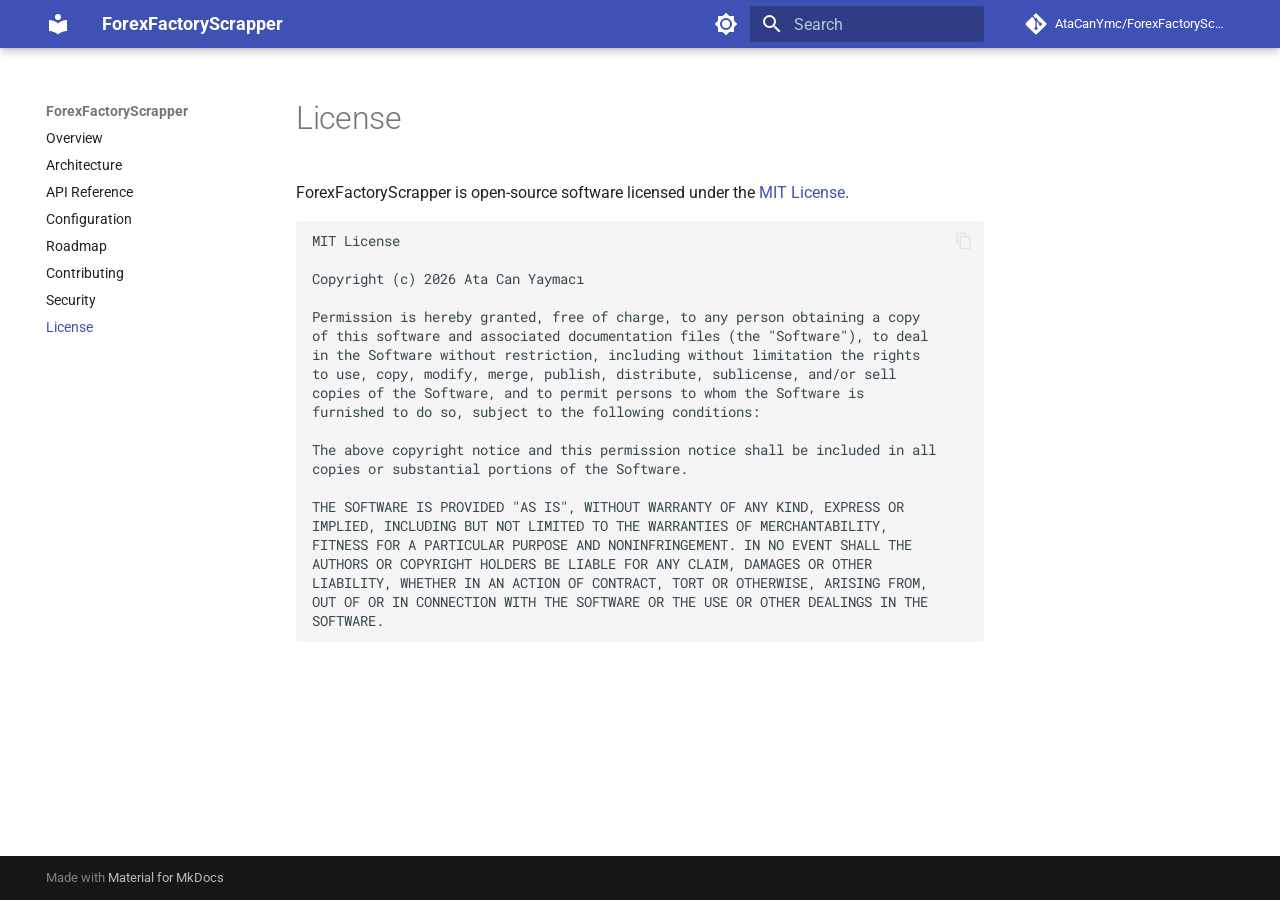
<file: license/index.html>
<!doctype html>
<html lang="en" class="no-js">
  <head>
    
      <meta charset="utf-8">
      <meta name="viewport" content="width=device-width,initial-scale=1">
      
        <meta name="description" content="Flask REST API service aggregating economic calendar events from financial portals.">
      
      
        <meta name="author" content="Ata Can Yaymacı">
      
      
        <link rel="canonical" href="https://atacanymc.github.io/ForexFactoryScrapper/license/">
      
      
        <link rel="prev" href="../security/">
      
      
      
        
      
      
      <link rel="icon" href="../assets/images/favicon.png">
      <meta name="generator" content="mkdocs-1.6.1, mkdocs-material-9.8.2">
    
    
      
        <title>License - ForexFactoryScrapper</title>
      
    
    
      <link rel="stylesheet" href="../assets/stylesheets/main.57a0d79d.min.css">
      
        
        <link rel="stylesheet" href="../assets/stylesheets/palette.fb2fffe2.min.css">
      
      


    
    
      
    
    
      
        
        
        <link rel="preconnect" href="https://fonts.gstatic.com" crossorigin>
        <link rel="stylesheet" href="https://fonts.googleapis.com/css?family=Roboto:300,300i,400,400i,700,700i%7CRoboto+Mono:400,400i,700,700i&display=fallback">
        <style>:root{--md-text-font:"Roboto";--md-code-font:"Roboto Mono"}</style>
      
    
    
    <script>__md_scope=new URL("..",location),__md_hash=e=>[...e].reduce(((e,_)=>(e<<5)-e+_.charCodeAt(0)),0),__md_get=(e,_=localStorage,t=__md_scope)=>JSON.parse(_.getItem(t.pathname+"."+e)),__md_set=(e,_,t=localStorage,a=__md_scope)=>{try{t.setItem(a.pathname+"."+e,JSON.stringify(_))}catch(e){}}</script>
    
      

    
    
  </head>
  
  
    
    
      
    
    
    
    
    <body dir="ltr" data-md-color-scheme="default" data-md-color-primary="indigo" data-md-color-accent="indigo">
  
    
    <input class="md-toggle" data-md-toggle="drawer" type="checkbox" id="__drawer" autocomplete="off">
    <input class="md-toggle" data-md-toggle="search" type="checkbox" id="__search" autocomplete="off">
    <label class="md-overlay" for="__drawer"></label>
    <div data-md-component="skip">
      
        
        <a href="#license" class="md-skip">
          Skip to content
        </a>
      
    </div>
    <div data-md-component="announce">
      
    </div>
    
    
      

  

<header class="md-header md-header--shadow" data-md-component="header">
  <nav class="md-header__inner md-grid" aria-label="Header">
    <a href=".." title="ForexFactoryScrapper" class="md-header__button md-logo" aria-label="ForexFactoryScrapper" data-md-component="logo">
      
  
  <svg xmlns="http://www.w3.org/2000/svg" viewBox="0 0 24 24"><path d="M12 8a3 3 0 0 0 3-3 3 3 0 0 0-3-3 3 3 0 0 0-3 3 3 3 0 0 0 3 3m0 3.54C9.64 9.35 6.5 8 3 8v11c3.5 0 6.64 1.35 9 3.54 2.36-2.19 5.5-3.54 9-3.54V8c-3.5 0-6.64 1.35-9 3.54"/></svg>

    </a>
    <label class="md-header__button md-icon" for="__drawer">
      
      <svg xmlns="http://www.w3.org/2000/svg" viewBox="0 0 24 24"><path d="M3 6h18v2H3zm0 5h18v2H3zm0 5h18v2H3z"/></svg>
    </label>
    <div class="md-header__title" data-md-component="header-title">
      <div class="md-header__ellipsis">
        <div class="md-header__topic">
          <span class="md-ellipsis">
            ForexFactoryScrapper
          </span>
        </div>
        <div class="md-header__topic" data-md-component="header-topic">
          <span class="md-ellipsis">
            
              License
            
          </span>
        </div>
      </div>
    </div>
    
      
        <form class="md-header__option" data-md-component="palette">
  
    
    
    
    <input class="md-option" data-md-color-media="(prefers-color-scheme: light)" data-md-color-scheme="default" data-md-color-primary="indigo" data-md-color-accent="indigo"  aria-label="Switch to dark mode"  type="radio" name="__palette" id="__palette_0">
    
      <label class="md-header__button md-icon" title="Switch to dark mode" for="__palette_1" hidden>
        <svg xmlns="http://www.w3.org/2000/svg" viewBox="0 0 24 24"><path d="M12 8a4 4 0 0 0-4 4 4 4 0 0 0 4 4 4 4 0 0 0 4-4 4 4 0 0 0-4-4m0 10a6 6 0 0 1-6-6 6 6 0 0 1 6-6 6 6 0 0 1 6 6 6 6 0 0 1-6 6m8-9.31V4h-4.69L12 .69 8.69 4H4v4.69L.69 12 4 15.31V20h4.69L12 23.31 15.31 20H20v-4.69L23.31 12z"/></svg>
      </label>
    
  
    
    
    
    <input class="md-option" data-md-color-media="(prefers-color-scheme: dark)" data-md-color-scheme="slate" data-md-color-primary="indigo" data-md-color-accent="indigo"  aria-label="Switch to light mode"  type="radio" name="__palette" id="__palette_1">
    
      <label class="md-header__button md-icon" title="Switch to light mode" for="__palette_0" hidden>
        <svg xmlns="http://www.w3.org/2000/svg" viewBox="0 0 24 24"><path d="M12 18c-.89 0-1.74-.2-2.5-.55C11.56 16.5 13 14.42 13 12s-1.44-4.5-3.5-5.45C10.26 6.2 11.11 6 12 6a6 6 0 0 1 6 6 6 6 0 0 1-6 6m8-9.31V4h-4.69L12 .69 8.69 4H4v4.69L.69 12 4 15.31V20h4.69L12 23.31 15.31 20H20v-4.69L23.31 12z"/></svg>
      </label>
    
  
</form>
      
    
    
      <script>var palette=__md_get("__palette");if(palette&&palette.color){if("(prefers-color-scheme)"===palette.color.media){var media=matchMedia("(prefers-color-scheme: light)"),input=document.querySelector(media.matches?"[data-md-color-media='(prefers-color-scheme: light)']":"[data-md-color-media='(prefers-color-scheme: dark)']");palette.color.media=input.getAttribute("data-md-color-media"),palette.color.scheme=input.getAttribute("data-md-color-scheme"),palette.color.primary=input.getAttribute("data-md-color-primary"),palette.color.accent=input.getAttribute("data-md-color-accent")}for(var[key,value]of Object.entries(palette.color))document.body.setAttribute("data-md-color-"+key,value)}</script>
    
    
    
      
      
        <label class="md-header__button md-icon" for="__search">
          
          <svg xmlns="http://www.w3.org/2000/svg" viewBox="0 0 24 24"><path d="M9.5 3A6.5 6.5 0 0 1 16 9.5c0 1.61-.59 3.09-1.56 4.23l.27.27h.79l5 5-1.5 1.5-5-5v-.79l-.27-.27A6.52 6.52 0 0 1 9.5 16 6.5 6.5 0 0 1 3 9.5 6.5 6.5 0 0 1 9.5 3m0 2C7 5 5 7 5 9.5S7 14 9.5 14 14 12 14 9.5 12 5 9.5 5"/></svg>
        </label>
        <div class="md-search" data-md-component="search" role="dialog">
  <label class="md-search__overlay" for="__search"></label>
  <div class="md-search__inner" role="search">
    <form class="md-search__form" name="search">
      <input type="text" class="md-search__input" name="query" aria-label="Search" placeholder="Search" autocapitalize="off" autocorrect="off" autocomplete="off" spellcheck="false" data-md-component="search-query" required>
      <label class="md-search__icon md-icon" for="__search">
        
        <svg xmlns="http://www.w3.org/2000/svg" viewBox="0 0 24 24"><path d="M9.5 3A6.5 6.5 0 0 1 16 9.5c0 1.61-.59 3.09-1.56 4.23l.27.27h.79l5 5-1.5 1.5-5-5v-.79l-.27-.27A6.52 6.52 0 0 1 9.5 16 6.5 6.5 0 0 1 3 9.5 6.5 6.5 0 0 1 9.5 3m0 2C7 5 5 7 5 9.5S7 14 9.5 14 14 12 14 9.5 12 5 9.5 5"/></svg>
        
        <svg xmlns="http://www.w3.org/2000/svg" viewBox="0 0 24 24"><path d="M20 11v2H8l5.5 5.5-1.42 1.42L4.16 12l7.92-7.92L13.5 5.5 8 11z"/></svg>
      </label>
      <nav class="md-search__options" aria-label="Search">
        
        <button type="reset" class="md-search__icon md-icon" title="Clear" aria-label="Clear" tabindex="-1">
          
          <svg xmlns="http://www.w3.org/2000/svg" viewBox="0 0 24 24"><path d="M19 6.41 17.59 5 12 10.59 6.41 5 5 6.41 10.59 12 5 17.59 6.41 19 12 13.41 17.59 19 19 17.59 13.41 12z"/></svg>
        </button>
      </nav>
      
        <div class="md-search__suggest" data-md-component="search-suggest"></div>
      
    </form>
    <div class="md-search__output">
      <div class="md-search__scrollwrap" tabindex="0" data-md-scrollfix>
        <div class="md-search-result" data-md-component="search-result">
          <div class="md-search-result__meta">
            Initializing search
          </div>
          <ol class="md-search-result__list" role="presentation"></ol>
        </div>
      </div>
    </div>
  </div>
</div>
      
    
    
      <div class="md-header__source">
        <a href="https://github.com/AtaCanYmc/ForexFactoryScrapper" title="Go to repository" class="md-source" data-md-component="source">
  <div class="md-source__icon md-icon">
    
    <svg xmlns="http://www.w3.org/2000/svg" viewBox="0 0 448 512"><!--! Font Awesome Free 7.1.0 by @fontawesome - https://fontawesome.com License - https://fontawesome.com/license/free (Icons: CC BY 4.0, Fonts: SIL OFL 1.1, Code: MIT License) Copyright 2025 Fonticons, Inc.--><path d="M439.6 236.1 244 40.5c-5.4-5.5-12.8-8.5-20.4-8.5s-15 3-20.4 8.4L162.5 81l51.5 51.5c27.1-9.1 52.7 16.8 43.4 43.7l49.7 49.7c34.2-11.8 61.2 31 35.5 56.7-26.5 26.5-70.2-2.9-56-37.3L240.3 199v121.9c25.3 12.5 22.3 41.8 9.1 55-6.4 6.4-15.2 10.1-24.3 10.1s-17.8-3.6-24.3-10.1c-17.6-17.6-11.1-46.9 11.2-56v-123c-20.8-8.5-24.6-30.7-18.6-45L142.6 101 8.5 235.1C3 240.6 0 247.9 0 255.5s3 15 8.5 20.4l195.6 195.7c5.4 5.4 12.7 8.4 20.4 8.4s15-3 20.4-8.4l194.7-194.7c5.4-5.4 8.4-12.8 8.4-20.4s-3-15-8.4-20.4"/></svg>
  </div>
  <div class="md-source__repository">
    AtaCanYmc/ForexFactoryScrapper
  </div>
</a>
      </div>
    
  </nav>
  
</header>
    
    <div class="md-container" data-md-component="container">
      
      
        
          
        
      
      <main class="md-main" data-md-component="main">
        <div class="md-main__inner md-grid">
          
            
              
              <div class="md-sidebar md-sidebar--primary" data-md-component="sidebar" data-md-type="navigation" >
                <div class="md-sidebar__scrollwrap">
                  <div class="md-sidebar__inner">
                    



<nav class="md-nav md-nav--primary" aria-label="Navigation" data-md-level="0">
  <label class="md-nav__title" for="__drawer">
    <a href=".." title="ForexFactoryScrapper" class="md-nav__button md-logo" aria-label="ForexFactoryScrapper" data-md-component="logo">
      
  
  <svg xmlns="http://www.w3.org/2000/svg" viewBox="0 0 24 24"><path d="M12 8a3 3 0 0 0 3-3 3 3 0 0 0-3-3 3 3 0 0 0-3 3 3 3 0 0 0 3 3m0 3.54C9.64 9.35 6.5 8 3 8v11c3.5 0 6.64 1.35 9 3.54 2.36-2.19 5.5-3.54 9-3.54V8c-3.5 0-6.64 1.35-9 3.54"/></svg>

    </a>
    ForexFactoryScrapper
  </label>
  
    <div class="md-nav__source">
      <a href="https://github.com/AtaCanYmc/ForexFactoryScrapper" title="Go to repository" class="md-source" data-md-component="source">
  <div class="md-source__icon md-icon">
    
    <svg xmlns="http://www.w3.org/2000/svg" viewBox="0 0 448 512"><!--! Font Awesome Free 7.1.0 by @fontawesome - https://fontawesome.com License - https://fontawesome.com/license/free (Icons: CC BY 4.0, Fonts: SIL OFL 1.1, Code: MIT License) Copyright 2025 Fonticons, Inc.--><path d="M439.6 236.1 244 40.5c-5.4-5.5-12.8-8.5-20.4-8.5s-15 3-20.4 8.4L162.5 81l51.5 51.5c27.1-9.1 52.7 16.8 43.4 43.7l49.7 49.7c34.2-11.8 61.2 31 35.5 56.7-26.5 26.5-70.2-2.9-56-37.3L240.3 199v121.9c25.3 12.5 22.3 41.8 9.1 55-6.4 6.4-15.2 10.1-24.3 10.1s-17.8-3.6-24.3-10.1c-17.6-17.6-11.1-46.9 11.2-56v-123c-20.8-8.5-24.6-30.7-18.6-45L142.6 101 8.5 235.1C3 240.6 0 247.9 0 255.5s3 15 8.5 20.4l195.6 195.7c5.4 5.4 12.7 8.4 20.4 8.4s15-3 20.4-8.4l194.7-194.7c5.4-5.4 8.4-12.8 8.4-20.4s-3-15-8.4-20.4"/></svg>
  </div>
  <div class="md-source__repository">
    AtaCanYmc/ForexFactoryScrapper
  </div>
</a>
    </div>
  
  <ul class="md-nav__list" data-md-scrollfix>
    
      
      
  
  
  
  
    <li class="md-nav__item">
      <a href=".." class="md-nav__link">
        
  
  
  <span class="md-ellipsis">
    
  
    Overview
  

    
  </span>
  
  

      </a>
    </li>
  

    
      
      
  
  
  
  
    <li class="md-nav__item">
      <a href="../architecture/" class="md-nav__link">
        
  
  
  <span class="md-ellipsis">
    
  
    Architecture
  

    
  </span>
  
  

      </a>
    </li>
  

    
      
      
  
  
  
  
    <li class="md-nav__item">
      <a href="../api-reference/" class="md-nav__link">
        
  
  
  <span class="md-ellipsis">
    
  
    API Reference
  

    
  </span>
  
  

      </a>
    </li>
  

    
      
      
  
  
  
  
    <li class="md-nav__item">
      <a href="../configuration/" class="md-nav__link">
        
  
  
  <span class="md-ellipsis">
    
  
    Configuration
  

    
  </span>
  
  

      </a>
    </li>
  

    
      
      
  
  
  
  
    <li class="md-nav__item">
      <a href="../roadmap/" class="md-nav__link">
        
  
  
  <span class="md-ellipsis">
    
  
    Roadmap
  

    
  </span>
  
  

      </a>
    </li>
  

    
      
      
  
  
  
  
    <li class="md-nav__item">
      <a href="../contributing/" class="md-nav__link">
        
  
  
  <span class="md-ellipsis">
    
  
    Contributing
  

    
  </span>
  
  

      </a>
    </li>
  

    
      
      
  
  
  
  
    <li class="md-nav__item">
      <a href="../security/" class="md-nav__link">
        
  
  
  <span class="md-ellipsis">
    
  
    Security
  

    
  </span>
  
  

      </a>
    </li>
  

    
      
      
  
  
    
  
  
  
    <li class="md-nav__item md-nav__item--active">
      
      <input class="md-nav__toggle md-toggle" type="checkbox" id="__toc">
      
      
        
      
      
      <a href="./" class="md-nav__link md-nav__link--active">
        
  
  
  <span class="md-ellipsis">
    
  
    License
  

    
  </span>
  
  

      </a>
      
    </li>
  

    
  </ul>
</nav>
                  </div>
                </div>
              </div>
            
            
              
              <div class="md-sidebar md-sidebar--secondary" data-md-component="sidebar" data-md-type="toc" >
                <div class="md-sidebar__scrollwrap">
                  <div class="md-sidebar__inner">
                    

<nav class="md-nav md-nav--secondary" aria-label="Table of contents">
  
  
  
    
  
  
</nav>
                  </div>
                </div>
              </div>
            
          
          
            <div class="md-content" data-md-component="content">
              
              <article class="md-content__inner md-typeset">
                
                  


  
  


<h1 id="license">License<a class="headerlink" href="#license" title="Permanent link">&para;</a></h1>
<p>ForexFactoryScrapper is open-source software licensed under the <a href="https://opensource.org/licenses/MIT">MIT License</a>.</p>
<div class="language-text highlight"><pre><span></span><code><span id="__span-0-1"><a id="__codelineno-0-1" name="__codelineno-0-1" href="#__codelineno-0-1"></a>MIT License
</span><span id="__span-0-2"><a id="__codelineno-0-2" name="__codelineno-0-2" href="#__codelineno-0-2"></a>
</span><span id="__span-0-3"><a id="__codelineno-0-3" name="__codelineno-0-3" href="#__codelineno-0-3"></a>Copyright (c) 2026 Ata Can Yaymacı
</span><span id="__span-0-4"><a id="__codelineno-0-4" name="__codelineno-0-4" href="#__codelineno-0-4"></a>
</span><span id="__span-0-5"><a id="__codelineno-0-5" name="__codelineno-0-5" href="#__codelineno-0-5"></a>Permission is hereby granted, free of charge, to any person obtaining a copy
</span><span id="__span-0-6"><a id="__codelineno-0-6" name="__codelineno-0-6" href="#__codelineno-0-6"></a>of this software and associated documentation files (the "Software"), to deal
</span><span id="__span-0-7"><a id="__codelineno-0-7" name="__codelineno-0-7" href="#__codelineno-0-7"></a>in the Software without restriction, including without limitation the rights
</span><span id="__span-0-8"><a id="__codelineno-0-8" name="__codelineno-0-8" href="#__codelineno-0-8"></a>to use, copy, modify, merge, publish, distribute, sublicense, and/or sell
</span><span id="__span-0-9"><a id="__codelineno-0-9" name="__codelineno-0-9" href="#__codelineno-0-9"></a>copies of the Software, and to permit persons to whom the Software is
</span><span id="__span-0-10"><a id="__codelineno-0-10" name="__codelineno-0-10" href="#__codelineno-0-10"></a>furnished to do so, subject to the following conditions:
</span><span id="__span-0-11"><a id="__codelineno-0-11" name="__codelineno-0-11" href="#__codelineno-0-11"></a>
</span><span id="__span-0-12"><a id="__codelineno-0-12" name="__codelineno-0-12" href="#__codelineno-0-12"></a>The above copyright notice and this permission notice shall be included in all
</span><span id="__span-0-13"><a id="__codelineno-0-13" name="__codelineno-0-13" href="#__codelineno-0-13"></a>copies or substantial portions of the Software.
</span><span id="__span-0-14"><a id="__codelineno-0-14" name="__codelineno-0-14" href="#__codelineno-0-14"></a>
</span><span id="__span-0-15"><a id="__codelineno-0-15" name="__codelineno-0-15" href="#__codelineno-0-15"></a>THE SOFTWARE IS PROVIDED "AS IS", WITHOUT WARRANTY OF ANY KIND, EXPRESS OR
</span><span id="__span-0-16"><a id="__codelineno-0-16" name="__codelineno-0-16" href="#__codelineno-0-16"></a>IMPLIED, INCLUDING BUT NOT LIMITED TO THE WARRANTIES OF MERCHANTABILITY,
</span><span id="__span-0-17"><a id="__codelineno-0-17" name="__codelineno-0-17" href="#__codelineno-0-17"></a>FITNESS FOR A PARTICULAR PURPOSE AND NONINFRINGEMENT. IN NO EVENT SHALL THE
</span><span id="__span-0-18"><a id="__codelineno-0-18" name="__codelineno-0-18" href="#__codelineno-0-18"></a>AUTHORS OR COPYRIGHT HOLDERS BE LIABLE FOR ANY CLAIM, DAMAGES OR OTHER
</span><span id="__span-0-19"><a id="__codelineno-0-19" name="__codelineno-0-19" href="#__codelineno-0-19"></a>LIABILITY, WHETHER IN AN ACTION OF CONTRACT, TORT OR OTHERWISE, ARISING FROM,
</span><span id="__span-0-20"><a id="__codelineno-0-20" name="__codelineno-0-20" href="#__codelineno-0-20"></a>OUT OF OR IN CONNECTION WITH THE SOFTWARE OR THE USE OR OTHER DEALINGS IN THE
</span><span id="__span-0-21"><a id="__codelineno-0-21" name="__codelineno-0-21" href="#__codelineno-0-21"></a>SOFTWARE.
</span></code></pre></div>












                
              </article>
            </div>
          
          
<script>var target=document.getElementById(location.hash.slice(1));target&&target.name&&(target.checked=target.name.startsWith("__tabbed_"))</script>
        </div>
        
          <button type="button" class="md-top md-icon" data-md-component="top" hidden>
  
  <svg xmlns="http://www.w3.org/2000/svg" viewBox="0 0 24 24"><path d="M13 20h-2V8l-5.5 5.5-1.42-1.42L12 4.16l7.92 7.92-1.42 1.42L13 8z"/></svg>
  Back to top
</button>
        
      </main>
      
        <footer class="md-footer">
  
  <div class="md-footer-meta md-typeset">
    <div class="md-footer-meta__inner md-grid">
      <div class="md-copyright">
  
  
    Made with
    <a href="https://squidfunk.github.io/mkdocs-material/" target="_blank" rel="noopener">
      Material for MkDocs
    </a>
  
</div>
      
    </div>
  </div>
</footer>
      
    </div>
    <div class="md-dialog" data-md-component="dialog">
      <div class="md-dialog__inner md-typeset"></div>
    </div>
    
    
    
      
      
      <script id="__config" type="application/json">{"annotate": null, "base": "..", "features": ["navigation.instant", "navigation.tracking", "navigation.top", "content.code.copy", "search.suggest", "search.highlight"], "search": "../assets/javascripts/workers/search.a7633da7.min.js", "tags": null, "translations": {"clipboard.copied": "Copied to clipboard", "clipboard.copy": "Copy to clipboard", "search.result.more.one": "1 more on this page", "search.result.more.other": "# more on this page", "search.result.none": "No matching documents", "search.result.one": "1 matching document", "search.result.other": "# matching documents", "search.result.placeholder": "Type to start searching", "search.result.term.missing": "Missing", "select.version": "Select version"}, "version": null}</script>
    
    
      <script src="../assets/javascripts/bundle.a5f9d56c.min.js"></script>
      
    
  </body>
</html>
</file>
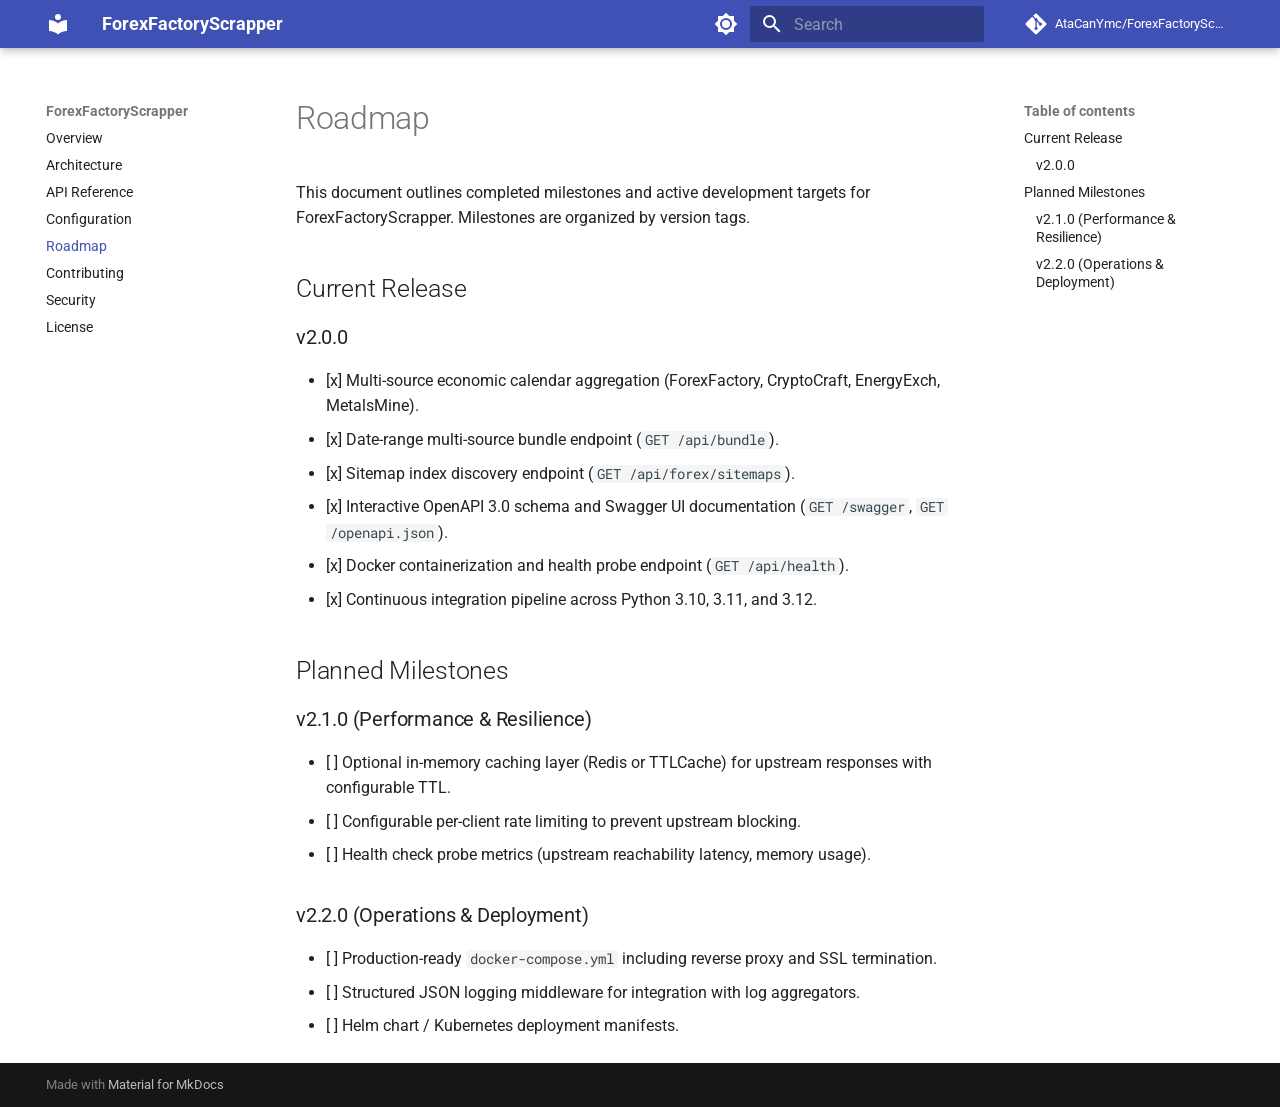
<file: roadmap/index.html>
<!doctype html>
<html lang="en" class="no-js">
  <head>
    
      <meta charset="utf-8">
      <meta name="viewport" content="width=device-width,initial-scale=1">
      
        <meta name="description" content="Flask REST API service aggregating economic calendar events from financial portals.">
      
      
        <meta name="author" content="Ata Can Yaymacı">
      
      
        <link rel="canonical" href="https://atacanymc.github.io/ForexFactoryScrapper/roadmap/">
      
      
        <link rel="prev" href="../configuration/">
      
      
        <link rel="next" href="../contributing/">
      
      
        
      
      
      <link rel="icon" href="../assets/images/favicon.png">
      <meta name="generator" content="mkdocs-1.6.1, mkdocs-material-9.8.2">
    
    
      
        <title>Roadmap - ForexFactoryScrapper</title>
      
    
    
      <link rel="stylesheet" href="../assets/stylesheets/main.57a0d79d.min.css">
      
        
        <link rel="stylesheet" href="../assets/stylesheets/palette.fb2fffe2.min.css">
      
      


    
    
      
    
    
      
        
        
        <link rel="preconnect" href="https://fonts.gstatic.com" crossorigin>
        <link rel="stylesheet" href="https://fonts.googleapis.com/css?family=Roboto:300,300i,400,400i,700,700i%7CRoboto+Mono:400,400i,700,700i&display=fallback">
        <style>:root{--md-text-font:"Roboto";--md-code-font:"Roboto Mono"}</style>
      
    
    
    <script>__md_scope=new URL("..",location),__md_hash=e=>[...e].reduce(((e,_)=>(e<<5)-e+_.charCodeAt(0)),0),__md_get=(e,_=localStorage,t=__md_scope)=>JSON.parse(_.getItem(t.pathname+"."+e)),__md_set=(e,_,t=localStorage,a=__md_scope)=>{try{t.setItem(a.pathname+"."+e,JSON.stringify(_))}catch(e){}}</script>
    
      

    
    
  </head>
  
  
    
    
      
    
    
    
    
    <body dir="ltr" data-md-color-scheme="default" data-md-color-primary="indigo" data-md-color-accent="indigo">
  
    
    <input class="md-toggle" data-md-toggle="drawer" type="checkbox" id="__drawer" autocomplete="off">
    <input class="md-toggle" data-md-toggle="search" type="checkbox" id="__search" autocomplete="off">
    <label class="md-overlay" for="__drawer"></label>
    <div data-md-component="skip">
      
        
        <a href="#roadmap" class="md-skip">
          Skip to content
        </a>
      
    </div>
    <div data-md-component="announce">
      
    </div>
    
    
      

  

<header class="md-header md-header--shadow" data-md-component="header">
  <nav class="md-header__inner md-grid" aria-label="Header">
    <a href=".." title="ForexFactoryScrapper" class="md-header__button md-logo" aria-label="ForexFactoryScrapper" data-md-component="logo">
      
  
  <svg xmlns="http://www.w3.org/2000/svg" viewBox="0 0 24 24"><path d="M12 8a3 3 0 0 0 3-3 3 3 0 0 0-3-3 3 3 0 0 0-3 3 3 3 0 0 0 3 3m0 3.54C9.64 9.35 6.5 8 3 8v11c3.5 0 6.64 1.35 9 3.54 2.36-2.19 5.5-3.54 9-3.54V8c-3.5 0-6.64 1.35-9 3.54"/></svg>

    </a>
    <label class="md-header__button md-icon" for="__drawer">
      
      <svg xmlns="http://www.w3.org/2000/svg" viewBox="0 0 24 24"><path d="M3 6h18v2H3zm0 5h18v2H3zm0 5h18v2H3z"/></svg>
    </label>
    <div class="md-header__title" data-md-component="header-title">
      <div class="md-header__ellipsis">
        <div class="md-header__topic">
          <span class="md-ellipsis">
            ForexFactoryScrapper
          </span>
        </div>
        <div class="md-header__topic" data-md-component="header-topic">
          <span class="md-ellipsis">
            
              Roadmap
            
          </span>
        </div>
      </div>
    </div>
    
      
        <form class="md-header__option" data-md-component="palette">
  
    
    
    
    <input class="md-option" data-md-color-media="(prefers-color-scheme: light)" data-md-color-scheme="default" data-md-color-primary="indigo" data-md-color-accent="indigo"  aria-label="Switch to dark mode"  type="radio" name="__palette" id="__palette_0">
    
      <label class="md-header__button md-icon" title="Switch to dark mode" for="__palette_1" hidden>
        <svg xmlns="http://www.w3.org/2000/svg" viewBox="0 0 24 24"><path d="M12 8a4 4 0 0 0-4 4 4 4 0 0 0 4 4 4 4 0 0 0 4-4 4 4 0 0 0-4-4m0 10a6 6 0 0 1-6-6 6 6 0 0 1 6-6 6 6 0 0 1 6 6 6 6 0 0 1-6 6m8-9.31V4h-4.69L12 .69 8.69 4H4v4.69L.69 12 4 15.31V20h4.69L12 23.31 15.31 20H20v-4.69L23.31 12z"/></svg>
      </label>
    
  
    
    
    
    <input class="md-option" data-md-color-media="(prefers-color-scheme: dark)" data-md-color-scheme="slate" data-md-color-primary="indigo" data-md-color-accent="indigo"  aria-label="Switch to light mode"  type="radio" name="__palette" id="__palette_1">
    
      <label class="md-header__button md-icon" title="Switch to light mode" for="__palette_0" hidden>
        <svg xmlns="http://www.w3.org/2000/svg" viewBox="0 0 24 24"><path d="M12 18c-.89 0-1.74-.2-2.5-.55C11.56 16.5 13 14.42 13 12s-1.44-4.5-3.5-5.45C10.26 6.2 11.11 6 12 6a6 6 0 0 1 6 6 6 6 0 0 1-6 6m8-9.31V4h-4.69L12 .69 8.69 4H4v4.69L.69 12 4 15.31V20h4.69L12 23.31 15.31 20H20v-4.69L23.31 12z"/></svg>
      </label>
    
  
</form>
      
    
    
      <script>var palette=__md_get("__palette");if(palette&&palette.color){if("(prefers-color-scheme)"===palette.color.media){var media=matchMedia("(prefers-color-scheme: light)"),input=document.querySelector(media.matches?"[data-md-color-media='(prefers-color-scheme: light)']":"[data-md-color-media='(prefers-color-scheme: dark)']");palette.color.media=input.getAttribute("data-md-color-media"),palette.color.scheme=input.getAttribute("data-md-color-scheme"),palette.color.primary=input.getAttribute("data-md-color-primary"),palette.color.accent=input.getAttribute("data-md-color-accent")}for(var[key,value]of Object.entries(palette.color))document.body.setAttribute("data-md-color-"+key,value)}</script>
    
    
    
      
      
        <label class="md-header__button md-icon" for="__search">
          
          <svg xmlns="http://www.w3.org/2000/svg" viewBox="0 0 24 24"><path d="M9.5 3A6.5 6.5 0 0 1 16 9.5c0 1.61-.59 3.09-1.56 4.23l.27.27h.79l5 5-1.5 1.5-5-5v-.79l-.27-.27A6.52 6.52 0 0 1 9.5 16 6.5 6.5 0 0 1 3 9.5 6.5 6.5 0 0 1 9.5 3m0 2C7 5 5 7 5 9.5S7 14 9.5 14 14 12 14 9.5 12 5 9.5 5"/></svg>
        </label>
        <div class="md-search" data-md-component="search" role="dialog">
  <label class="md-search__overlay" for="__search"></label>
  <div class="md-search__inner" role="search">
    <form class="md-search__form" name="search">
      <input type="text" class="md-search__input" name="query" aria-label="Search" placeholder="Search" autocapitalize="off" autocorrect="off" autocomplete="off" spellcheck="false" data-md-component="search-query" required>
      <label class="md-search__icon md-icon" for="__search">
        
        <svg xmlns="http://www.w3.org/2000/svg" viewBox="0 0 24 24"><path d="M9.5 3A6.5 6.5 0 0 1 16 9.5c0 1.61-.59 3.09-1.56 4.23l.27.27h.79l5 5-1.5 1.5-5-5v-.79l-.27-.27A6.52 6.52 0 0 1 9.5 16 6.5 6.5 0 0 1 3 9.5 6.5 6.5 0 0 1 9.5 3m0 2C7 5 5 7 5 9.5S7 14 9.5 14 14 12 14 9.5 12 5 9.5 5"/></svg>
        
        <svg xmlns="http://www.w3.org/2000/svg" viewBox="0 0 24 24"><path d="M20 11v2H8l5.5 5.5-1.42 1.42L4.16 12l7.92-7.92L13.5 5.5 8 11z"/></svg>
      </label>
      <nav class="md-search__options" aria-label="Search">
        
        <button type="reset" class="md-search__icon md-icon" title="Clear" aria-label="Clear" tabindex="-1">
          
          <svg xmlns="http://www.w3.org/2000/svg" viewBox="0 0 24 24"><path d="M19 6.41 17.59 5 12 10.59 6.41 5 5 6.41 10.59 12 5 17.59 6.41 19 12 13.41 17.59 19 19 17.59 13.41 12z"/></svg>
        </button>
      </nav>
      
        <div class="md-search__suggest" data-md-component="search-suggest"></div>
      
    </form>
    <div class="md-search__output">
      <div class="md-search__scrollwrap" tabindex="0" data-md-scrollfix>
        <div class="md-search-result" data-md-component="search-result">
          <div class="md-search-result__meta">
            Initializing search
          </div>
          <ol class="md-search-result__list" role="presentation"></ol>
        </div>
      </div>
    </div>
  </div>
</div>
      
    
    
      <div class="md-header__source">
        <a href="https://github.com/AtaCanYmc/ForexFactoryScrapper" title="Go to repository" class="md-source" data-md-component="source">
  <div class="md-source__icon md-icon">
    
    <svg xmlns="http://www.w3.org/2000/svg" viewBox="0 0 448 512"><!--! Font Awesome Free 7.1.0 by @fontawesome - https://fontawesome.com License - https://fontawesome.com/license/free (Icons: CC BY 4.0, Fonts: SIL OFL 1.1, Code: MIT License) Copyright 2025 Fonticons, Inc.--><path d="M439.6 236.1 244 40.5c-5.4-5.5-12.8-8.5-20.4-8.5s-15 3-20.4 8.4L162.5 81l51.5 51.5c27.1-9.1 52.7 16.8 43.4 43.7l49.7 49.7c34.2-11.8 61.2 31 35.5 56.7-26.5 26.5-70.2-2.9-56-37.3L240.3 199v121.9c25.3 12.5 22.3 41.8 9.1 55-6.4 6.4-15.2 10.1-24.3 10.1s-17.8-3.6-24.3-10.1c-17.6-17.6-11.1-46.9 11.2-56v-123c-20.8-8.5-24.6-30.7-18.6-45L142.6 101 8.5 235.1C3 240.6 0 247.9 0 255.5s3 15 8.5 20.4l195.6 195.7c5.4 5.4 12.7 8.4 20.4 8.4s15-3 20.4-8.4l194.7-194.7c5.4-5.4 8.4-12.8 8.4-20.4s-3-15-8.4-20.4"/></svg>
  </div>
  <div class="md-source__repository">
    AtaCanYmc/ForexFactoryScrapper
  </div>
</a>
      </div>
    
  </nav>
  
</header>
    
    <div class="md-container" data-md-component="container">
      
      
        
          
        
      
      <main class="md-main" data-md-component="main">
        <div class="md-main__inner md-grid">
          
            
              
              <div class="md-sidebar md-sidebar--primary" data-md-component="sidebar" data-md-type="navigation" >
                <div class="md-sidebar__scrollwrap">
                  <div class="md-sidebar__inner">
                    



<nav class="md-nav md-nav--primary" aria-label="Navigation" data-md-level="0">
  <label class="md-nav__title" for="__drawer">
    <a href=".." title="ForexFactoryScrapper" class="md-nav__button md-logo" aria-label="ForexFactoryScrapper" data-md-component="logo">
      
  
  <svg xmlns="http://www.w3.org/2000/svg" viewBox="0 0 24 24"><path d="M12 8a3 3 0 0 0 3-3 3 3 0 0 0-3-3 3 3 0 0 0-3 3 3 3 0 0 0 3 3m0 3.54C9.64 9.35 6.5 8 3 8v11c3.5 0 6.64 1.35 9 3.54 2.36-2.19 5.5-3.54 9-3.54V8c-3.5 0-6.64 1.35-9 3.54"/></svg>

    </a>
    ForexFactoryScrapper
  </label>
  
    <div class="md-nav__source">
      <a href="https://github.com/AtaCanYmc/ForexFactoryScrapper" title="Go to repository" class="md-source" data-md-component="source">
  <div class="md-source__icon md-icon">
    
    <svg xmlns="http://www.w3.org/2000/svg" viewBox="0 0 448 512"><!--! Font Awesome Free 7.1.0 by @fontawesome - https://fontawesome.com License - https://fontawesome.com/license/free (Icons: CC BY 4.0, Fonts: SIL OFL 1.1, Code: MIT License) Copyright 2025 Fonticons, Inc.--><path d="M439.6 236.1 244 40.5c-5.4-5.5-12.8-8.5-20.4-8.5s-15 3-20.4 8.4L162.5 81l51.5 51.5c27.1-9.1 52.7 16.8 43.4 43.7l49.7 49.7c34.2-11.8 61.2 31 35.5 56.7-26.5 26.5-70.2-2.9-56-37.3L240.3 199v121.9c25.3 12.5 22.3 41.8 9.1 55-6.4 6.4-15.2 10.1-24.3 10.1s-17.8-3.6-24.3-10.1c-17.6-17.6-11.1-46.9 11.2-56v-123c-20.8-8.5-24.6-30.7-18.6-45L142.6 101 8.5 235.1C3 240.6 0 247.9 0 255.5s3 15 8.5 20.4l195.6 195.7c5.4 5.4 12.7 8.4 20.4 8.4s15-3 20.4-8.4l194.7-194.7c5.4-5.4 8.4-12.8 8.4-20.4s-3-15-8.4-20.4"/></svg>
  </div>
  <div class="md-source__repository">
    AtaCanYmc/ForexFactoryScrapper
  </div>
</a>
    </div>
  
  <ul class="md-nav__list" data-md-scrollfix>
    
      
      
  
  
  
  
    <li class="md-nav__item">
      <a href=".." class="md-nav__link">
        
  
  
  <span class="md-ellipsis">
    
  
    Overview
  

    
  </span>
  
  

      </a>
    </li>
  

    
      
      
  
  
  
  
    <li class="md-nav__item">
      <a href="../architecture/" class="md-nav__link">
        
  
  
  <span class="md-ellipsis">
    
  
    Architecture
  

    
  </span>
  
  

      </a>
    </li>
  

    
      
      
  
  
  
  
    <li class="md-nav__item">
      <a href="../api-reference/" class="md-nav__link">
        
  
  
  <span class="md-ellipsis">
    
  
    API Reference
  

    
  </span>
  
  

      </a>
    </li>
  

    
      
      
  
  
  
  
    <li class="md-nav__item">
      <a href="../configuration/" class="md-nav__link">
        
  
  
  <span class="md-ellipsis">
    
  
    Configuration
  

    
  </span>
  
  

      </a>
    </li>
  

    
      
      
  
  
    
  
  
  
    <li class="md-nav__item md-nav__item--active">
      
      <input class="md-nav__toggle md-toggle" type="checkbox" id="__toc">
      
      
        
      
      
        <label class="md-nav__link md-nav__link--active" for="__toc">
          
  
  
  <span class="md-ellipsis">
    
  
    Roadmap
  

    
  </span>
  
  

          <span class="md-nav__icon md-icon"></span>
        </label>
      
      <a href="./" class="md-nav__link md-nav__link--active">
        
  
  
  <span class="md-ellipsis">
    
  
    Roadmap
  

    
  </span>
  
  

      </a>
      
        

<nav class="md-nav md-nav--secondary" aria-label="Table of contents">
  
  
  
    
  
  
    <label class="md-nav__title" for="__toc">
      <span class="md-nav__icon md-icon"></span>
      Table of contents
    </label>
    <ul class="md-nav__list" data-md-component="toc" data-md-scrollfix>
      
        <li class="md-nav__item">
  <a href="#current-release" class="md-nav__link">
    <span class="md-ellipsis">
      
        Current Release
      
    </span>
  </a>
  
    <nav class="md-nav" aria-label="Current Release">
      <ul class="md-nav__list">
        
          <li class="md-nav__item">
  <a href="#v200" class="md-nav__link">
    <span class="md-ellipsis">
      
        v2.0.0
      
    </span>
  </a>
  
</li>
        
      </ul>
    </nav>
  
</li>
      
        <li class="md-nav__item">
  <a href="#planned-milestones" class="md-nav__link">
    <span class="md-ellipsis">
      
        Planned Milestones
      
    </span>
  </a>
  
    <nav class="md-nav" aria-label="Planned Milestones">
      <ul class="md-nav__list">
        
          <li class="md-nav__item">
  <a href="#v210-performance-resilience" class="md-nav__link">
    <span class="md-ellipsis">
      
        v2.1.0 (Performance &amp; Resilience)
      
    </span>
  </a>
  
</li>
        
          <li class="md-nav__item">
  <a href="#v220-operations-deployment" class="md-nav__link">
    <span class="md-ellipsis">
      
        v2.2.0 (Operations &amp; Deployment)
      
    </span>
  </a>
  
</li>
        
      </ul>
    </nav>
  
</li>
      
    </ul>
  
</nav>
      
    </li>
  

    
      
      
  
  
  
  
    <li class="md-nav__item">
      <a href="../contributing/" class="md-nav__link">
        
  
  
  <span class="md-ellipsis">
    
  
    Contributing
  

    
  </span>
  
  

      </a>
    </li>
  

    
      
      
  
  
  
  
    <li class="md-nav__item">
      <a href="../security/" class="md-nav__link">
        
  
  
  <span class="md-ellipsis">
    
  
    Security
  

    
  </span>
  
  

      </a>
    </li>
  

    
      
      
  
  
  
  
    <li class="md-nav__item">
      <a href="../license/" class="md-nav__link">
        
  
  
  <span class="md-ellipsis">
    
  
    License
  

    
  </span>
  
  

      </a>
    </li>
  

    
  </ul>
</nav>
                  </div>
                </div>
              </div>
            
            
              
              <div class="md-sidebar md-sidebar--secondary" data-md-component="sidebar" data-md-type="toc" >
                <div class="md-sidebar__scrollwrap">
                  <div class="md-sidebar__inner">
                    

<nav class="md-nav md-nav--secondary" aria-label="Table of contents">
  
  
  
    
  
  
    <label class="md-nav__title" for="__toc">
      <span class="md-nav__icon md-icon"></span>
      Table of contents
    </label>
    <ul class="md-nav__list" data-md-component="toc" data-md-scrollfix>
      
        <li class="md-nav__item">
  <a href="#current-release" class="md-nav__link">
    <span class="md-ellipsis">
      
        Current Release
      
    </span>
  </a>
  
    <nav class="md-nav" aria-label="Current Release">
      <ul class="md-nav__list">
        
          <li class="md-nav__item">
  <a href="#v200" class="md-nav__link">
    <span class="md-ellipsis">
      
        v2.0.0
      
    </span>
  </a>
  
</li>
        
      </ul>
    </nav>
  
</li>
      
        <li class="md-nav__item">
  <a href="#planned-milestones" class="md-nav__link">
    <span class="md-ellipsis">
      
        Planned Milestones
      
    </span>
  </a>
  
    <nav class="md-nav" aria-label="Planned Milestones">
      <ul class="md-nav__list">
        
          <li class="md-nav__item">
  <a href="#v210-performance-resilience" class="md-nav__link">
    <span class="md-ellipsis">
      
        v2.1.0 (Performance &amp; Resilience)
      
    </span>
  </a>
  
</li>
        
          <li class="md-nav__item">
  <a href="#v220-operations-deployment" class="md-nav__link">
    <span class="md-ellipsis">
      
        v2.2.0 (Operations &amp; Deployment)
      
    </span>
  </a>
  
</li>
        
      </ul>
    </nav>
  
</li>
      
    </ul>
  
</nav>
                  </div>
                </div>
              </div>
            
          
          
            <div class="md-content" data-md-component="content">
              
              <article class="md-content__inner md-typeset">
                
                  


  
  


<h1 id="roadmap">Roadmap<a class="headerlink" href="#roadmap" title="Permanent link">&para;</a></h1>
<p>This document outlines completed milestones and active development targets for ForexFactoryScrapper. Milestones are organized by version tags.</p>
<h2 id="current-release">Current Release<a class="headerlink" href="#current-release" title="Permanent link">&para;</a></h2>
<h3 id="v200">v2.0.0<a class="headerlink" href="#v200" title="Permanent link">&para;</a></h3>
<ul>
<li>[x] Multi-source economic calendar aggregation (ForexFactory, CryptoCraft, EnergyExch, MetalsMine).</li>
<li>[x] Date-range multi-source bundle endpoint (<code>GET /api/bundle</code>).</li>
<li>[x] Sitemap index discovery endpoint (<code>GET /api/forex/sitemaps</code>).</li>
<li>[x] Interactive OpenAPI 3.0 schema and Swagger UI documentation (<code>GET /swagger</code>, <code>GET /openapi.json</code>).</li>
<li>[x] Docker containerization and health probe endpoint (<code>GET /api/health</code>).</li>
<li>[x] Continuous integration pipeline across Python 3.10, 3.11, and 3.12.</li>
</ul>
<h2 id="planned-milestones">Planned Milestones<a class="headerlink" href="#planned-milestones" title="Permanent link">&para;</a></h2>
<h3 id="v210-performance-resilience">v2.1.0 (Performance &amp; Resilience)<a class="headerlink" href="#v210-performance-resilience" title="Permanent link">&para;</a></h3>
<ul>
<li>[ ] Optional in-memory caching layer (Redis or TTLCache) for upstream responses with configurable TTL.</li>
<li>[ ] Configurable per-client rate limiting to prevent upstream blocking.</li>
<li>[ ] Health check probe metrics (upstream reachability latency, memory usage).</li>
</ul>
<h3 id="v220-operations-deployment">v2.2.0 (Operations &amp; Deployment)<a class="headerlink" href="#v220-operations-deployment" title="Permanent link">&para;</a></h3>
<ul>
<li>[ ] Production-ready <code>docker-compose.yml</code> including reverse proxy and SSL termination.</li>
<li>[ ] Structured JSON logging middleware for integration with log aggregators.</li>
<li>[ ] Helm chart / Kubernetes deployment manifests.</li>
</ul>












                
              </article>
            </div>
          
          
<script>var target=document.getElementById(location.hash.slice(1));target&&target.name&&(target.checked=target.name.startsWith("__tabbed_"))</script>
        </div>
        
          <button type="button" class="md-top md-icon" data-md-component="top" hidden>
  
  <svg xmlns="http://www.w3.org/2000/svg" viewBox="0 0 24 24"><path d="M13 20h-2V8l-5.5 5.5-1.42-1.42L12 4.16l7.92 7.92-1.42 1.42L13 8z"/></svg>
  Back to top
</button>
        
      </main>
      
        <footer class="md-footer">
  
  <div class="md-footer-meta md-typeset">
    <div class="md-footer-meta__inner md-grid">
      <div class="md-copyright">
  
  
    Made with
    <a href="https://squidfunk.github.io/mkdocs-material/" target="_blank" rel="noopener">
      Material for MkDocs
    </a>
  
</div>
      
    </div>
  </div>
</footer>
      
    </div>
    <div class="md-dialog" data-md-component="dialog">
      <div class="md-dialog__inner md-typeset"></div>
    </div>
    
    
    
      
      
      <script id="__config" type="application/json">{"annotate": null, "base": "..", "features": ["navigation.instant", "navigation.tracking", "navigation.top", "content.code.copy", "search.suggest", "search.highlight"], "search": "../assets/javascripts/workers/search.a7633da7.min.js", "tags": null, "translations": {"clipboard.copied": "Copied to clipboard", "clipboard.copy": "Copy to clipboard", "search.result.more.one": "1 more on this page", "search.result.more.other": "# more on this page", "search.result.none": "No matching documents", "search.result.one": "1 matching document", "search.result.other": "# matching documents", "search.result.placeholder": "Type to start searching", "search.result.term.missing": "Missing", "select.version": "Select version"}, "version": null}</script>
    
    
      <script src="../assets/javascripts/bundle.a5f9d56c.min.js"></script>
      
    
  </body>
</html>
</file>
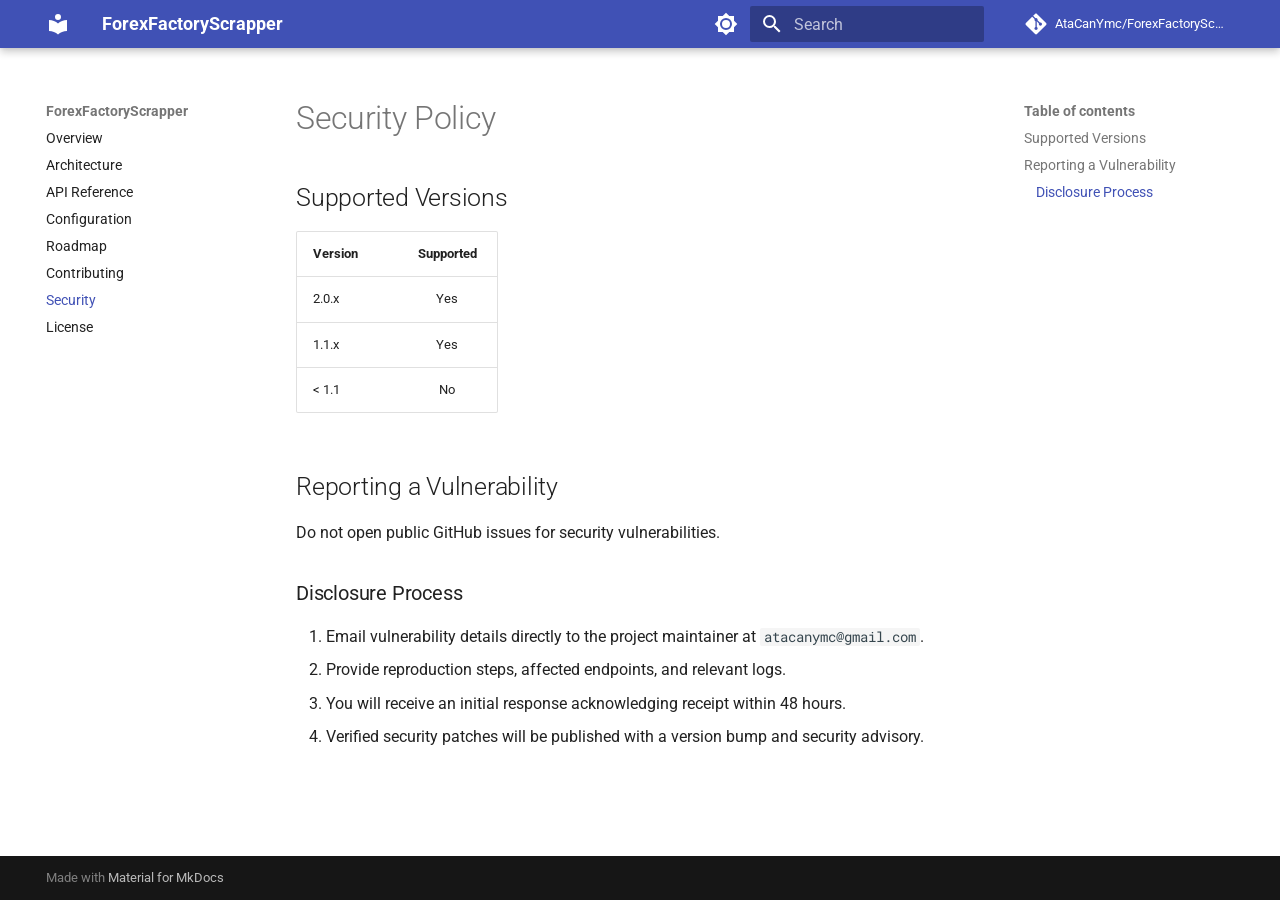
<file: security/index.html>
<!doctype html>
<html lang="en" class="no-js">
  <head>
    
      <meta charset="utf-8">
      <meta name="viewport" content="width=device-width,initial-scale=1">
      
        <meta name="description" content="Flask REST API service aggregating economic calendar events from financial portals.">
      
      
        <meta name="author" content="Ata Can Yaymacı">
      
      
        <link rel="canonical" href="https://atacanymc.github.io/ForexFactoryScrapper/security/">
      
      
        <link rel="prev" href="../contributing/">
      
      
        <link rel="next" href="../license/">
      
      
        
      
      
      <link rel="icon" href="../assets/images/favicon.png">
      <meta name="generator" content="mkdocs-1.6.1, mkdocs-material-9.8.2">
    
    
      
        <title>Security - ForexFactoryScrapper</title>
      
    
    
      <link rel="stylesheet" href="../assets/stylesheets/main.57a0d79d.min.css">
      
        
        <link rel="stylesheet" href="../assets/stylesheets/palette.fb2fffe2.min.css">
      
      


    
    
      
    
    
      
        
        
        <link rel="preconnect" href="https://fonts.gstatic.com" crossorigin>
        <link rel="stylesheet" href="https://fonts.googleapis.com/css?family=Roboto:300,300i,400,400i,700,700i%7CRoboto+Mono:400,400i,700,700i&display=fallback">
        <style>:root{--md-text-font:"Roboto";--md-code-font:"Roboto Mono"}</style>
      
    
    
    <script>__md_scope=new URL("..",location),__md_hash=e=>[...e].reduce(((e,_)=>(e<<5)-e+_.charCodeAt(0)),0),__md_get=(e,_=localStorage,t=__md_scope)=>JSON.parse(_.getItem(t.pathname+"."+e)),__md_set=(e,_,t=localStorage,a=__md_scope)=>{try{t.setItem(a.pathname+"."+e,JSON.stringify(_))}catch(e){}}</script>
    
      

    
    
  </head>
  
  
    
    
      
    
    
    
    
    <body dir="ltr" data-md-color-scheme="default" data-md-color-primary="indigo" data-md-color-accent="indigo">
  
    
    <input class="md-toggle" data-md-toggle="drawer" type="checkbox" id="__drawer" autocomplete="off">
    <input class="md-toggle" data-md-toggle="search" type="checkbox" id="__search" autocomplete="off">
    <label class="md-overlay" for="__drawer"></label>
    <div data-md-component="skip">
      
        
        <a href="#security-policy" class="md-skip">
          Skip to content
        </a>
      
    </div>
    <div data-md-component="announce">
      
    </div>
    
    
      

  

<header class="md-header md-header--shadow" data-md-component="header">
  <nav class="md-header__inner md-grid" aria-label="Header">
    <a href=".." title="ForexFactoryScrapper" class="md-header__button md-logo" aria-label="ForexFactoryScrapper" data-md-component="logo">
      
  
  <svg xmlns="http://www.w3.org/2000/svg" viewBox="0 0 24 24"><path d="M12 8a3 3 0 0 0 3-3 3 3 0 0 0-3-3 3 3 0 0 0-3 3 3 3 0 0 0 3 3m0 3.54C9.64 9.35 6.5 8 3 8v11c3.5 0 6.64 1.35 9 3.54 2.36-2.19 5.5-3.54 9-3.54V8c-3.5 0-6.64 1.35-9 3.54"/></svg>

    </a>
    <label class="md-header__button md-icon" for="__drawer">
      
      <svg xmlns="http://www.w3.org/2000/svg" viewBox="0 0 24 24"><path d="M3 6h18v2H3zm0 5h18v2H3zm0 5h18v2H3z"/></svg>
    </label>
    <div class="md-header__title" data-md-component="header-title">
      <div class="md-header__ellipsis">
        <div class="md-header__topic">
          <span class="md-ellipsis">
            ForexFactoryScrapper
          </span>
        </div>
        <div class="md-header__topic" data-md-component="header-topic">
          <span class="md-ellipsis">
            
              Security
            
          </span>
        </div>
      </div>
    </div>
    
      
        <form class="md-header__option" data-md-component="palette">
  
    
    
    
    <input class="md-option" data-md-color-media="(prefers-color-scheme: light)" data-md-color-scheme="default" data-md-color-primary="indigo" data-md-color-accent="indigo"  aria-label="Switch to dark mode"  type="radio" name="__palette" id="__palette_0">
    
      <label class="md-header__button md-icon" title="Switch to dark mode" for="__palette_1" hidden>
        <svg xmlns="http://www.w3.org/2000/svg" viewBox="0 0 24 24"><path d="M12 8a4 4 0 0 0-4 4 4 4 0 0 0 4 4 4 4 0 0 0 4-4 4 4 0 0 0-4-4m0 10a6 6 0 0 1-6-6 6 6 0 0 1 6-6 6 6 0 0 1 6 6 6 6 0 0 1-6 6m8-9.31V4h-4.69L12 .69 8.69 4H4v4.69L.69 12 4 15.31V20h4.69L12 23.31 15.31 20H20v-4.69L23.31 12z"/></svg>
      </label>
    
  
    
    
    
    <input class="md-option" data-md-color-media="(prefers-color-scheme: dark)" data-md-color-scheme="slate" data-md-color-primary="indigo" data-md-color-accent="indigo"  aria-label="Switch to light mode"  type="radio" name="__palette" id="__palette_1">
    
      <label class="md-header__button md-icon" title="Switch to light mode" for="__palette_0" hidden>
        <svg xmlns="http://www.w3.org/2000/svg" viewBox="0 0 24 24"><path d="M12 18c-.89 0-1.74-.2-2.5-.55C11.56 16.5 13 14.42 13 12s-1.44-4.5-3.5-5.45C10.26 6.2 11.11 6 12 6a6 6 0 0 1 6 6 6 6 0 0 1-6 6m8-9.31V4h-4.69L12 .69 8.69 4H4v4.69L.69 12 4 15.31V20h4.69L12 23.31 15.31 20H20v-4.69L23.31 12z"/></svg>
      </label>
    
  
</form>
      
    
    
      <script>var palette=__md_get("__palette");if(palette&&palette.color){if("(prefers-color-scheme)"===palette.color.media){var media=matchMedia("(prefers-color-scheme: light)"),input=document.querySelector(media.matches?"[data-md-color-media='(prefers-color-scheme: light)']":"[data-md-color-media='(prefers-color-scheme: dark)']");palette.color.media=input.getAttribute("data-md-color-media"),palette.color.scheme=input.getAttribute("data-md-color-scheme"),palette.color.primary=input.getAttribute("data-md-color-primary"),palette.color.accent=input.getAttribute("data-md-color-accent")}for(var[key,value]of Object.entries(palette.color))document.body.setAttribute("data-md-color-"+key,value)}</script>
    
    
    
      
      
        <label class="md-header__button md-icon" for="__search">
          
          <svg xmlns="http://www.w3.org/2000/svg" viewBox="0 0 24 24"><path d="M9.5 3A6.5 6.5 0 0 1 16 9.5c0 1.61-.59 3.09-1.56 4.23l.27.27h.79l5 5-1.5 1.5-5-5v-.79l-.27-.27A6.52 6.52 0 0 1 9.5 16 6.5 6.5 0 0 1 3 9.5 6.5 6.5 0 0 1 9.5 3m0 2C7 5 5 7 5 9.5S7 14 9.5 14 14 12 14 9.5 12 5 9.5 5"/></svg>
        </label>
        <div class="md-search" data-md-component="search" role="dialog">
  <label class="md-search__overlay" for="__search"></label>
  <div class="md-search__inner" role="search">
    <form class="md-search__form" name="search">
      <input type="text" class="md-search__input" name="query" aria-label="Search" placeholder="Search" autocapitalize="off" autocorrect="off" autocomplete="off" spellcheck="false" data-md-component="search-query" required>
      <label class="md-search__icon md-icon" for="__search">
        
        <svg xmlns="http://www.w3.org/2000/svg" viewBox="0 0 24 24"><path d="M9.5 3A6.5 6.5 0 0 1 16 9.5c0 1.61-.59 3.09-1.56 4.23l.27.27h.79l5 5-1.5 1.5-5-5v-.79l-.27-.27A6.52 6.52 0 0 1 9.5 16 6.5 6.5 0 0 1 3 9.5 6.5 6.5 0 0 1 9.5 3m0 2C7 5 5 7 5 9.5S7 14 9.5 14 14 12 14 9.5 12 5 9.5 5"/></svg>
        
        <svg xmlns="http://www.w3.org/2000/svg" viewBox="0 0 24 24"><path d="M20 11v2H8l5.5 5.5-1.42 1.42L4.16 12l7.92-7.92L13.5 5.5 8 11z"/></svg>
      </label>
      <nav class="md-search__options" aria-label="Search">
        
        <button type="reset" class="md-search__icon md-icon" title="Clear" aria-label="Clear" tabindex="-1">
          
          <svg xmlns="http://www.w3.org/2000/svg" viewBox="0 0 24 24"><path d="M19 6.41 17.59 5 12 10.59 6.41 5 5 6.41 10.59 12 5 17.59 6.41 19 12 13.41 17.59 19 19 17.59 13.41 12z"/></svg>
        </button>
      </nav>
      
        <div class="md-search__suggest" data-md-component="search-suggest"></div>
      
    </form>
    <div class="md-search__output">
      <div class="md-search__scrollwrap" tabindex="0" data-md-scrollfix>
        <div class="md-search-result" data-md-component="search-result">
          <div class="md-search-result__meta">
            Initializing search
          </div>
          <ol class="md-search-result__list" role="presentation"></ol>
        </div>
      </div>
    </div>
  </div>
</div>
      
    
    
      <div class="md-header__source">
        <a href="https://github.com/AtaCanYmc/ForexFactoryScrapper" title="Go to repository" class="md-source" data-md-component="source">
  <div class="md-source__icon md-icon">
    
    <svg xmlns="http://www.w3.org/2000/svg" viewBox="0 0 448 512"><!--! Font Awesome Free 7.1.0 by @fontawesome - https://fontawesome.com License - https://fontawesome.com/license/free (Icons: CC BY 4.0, Fonts: SIL OFL 1.1, Code: MIT License) Copyright 2025 Fonticons, Inc.--><path d="M439.6 236.1 244 40.5c-5.4-5.5-12.8-8.5-20.4-8.5s-15 3-20.4 8.4L162.5 81l51.5 51.5c27.1-9.1 52.7 16.8 43.4 43.7l49.7 49.7c34.2-11.8 61.2 31 35.5 56.7-26.5 26.5-70.2-2.9-56-37.3L240.3 199v121.9c25.3 12.5 22.3 41.8 9.1 55-6.4 6.4-15.2 10.1-24.3 10.1s-17.8-3.6-24.3-10.1c-17.6-17.6-11.1-46.9 11.2-56v-123c-20.8-8.5-24.6-30.7-18.6-45L142.6 101 8.5 235.1C3 240.6 0 247.9 0 255.5s3 15 8.5 20.4l195.6 195.7c5.4 5.4 12.7 8.4 20.4 8.4s15-3 20.4-8.4l194.7-194.7c5.4-5.4 8.4-12.8 8.4-20.4s-3-15-8.4-20.4"/></svg>
  </div>
  <div class="md-source__repository">
    AtaCanYmc/ForexFactoryScrapper
  </div>
</a>
      </div>
    
  </nav>
  
</header>
    
    <div class="md-container" data-md-component="container">
      
      
        
          
        
      
      <main class="md-main" data-md-component="main">
        <div class="md-main__inner md-grid">
          
            
              
              <div class="md-sidebar md-sidebar--primary" data-md-component="sidebar" data-md-type="navigation" >
                <div class="md-sidebar__scrollwrap">
                  <div class="md-sidebar__inner">
                    



<nav class="md-nav md-nav--primary" aria-label="Navigation" data-md-level="0">
  <label class="md-nav__title" for="__drawer">
    <a href=".." title="ForexFactoryScrapper" class="md-nav__button md-logo" aria-label="ForexFactoryScrapper" data-md-component="logo">
      
  
  <svg xmlns="http://www.w3.org/2000/svg" viewBox="0 0 24 24"><path d="M12 8a3 3 0 0 0 3-3 3 3 0 0 0-3-3 3 3 0 0 0-3 3 3 3 0 0 0 3 3m0 3.54C9.64 9.35 6.5 8 3 8v11c3.5 0 6.64 1.35 9 3.54 2.36-2.19 5.5-3.54 9-3.54V8c-3.5 0-6.64 1.35-9 3.54"/></svg>

    </a>
    ForexFactoryScrapper
  </label>
  
    <div class="md-nav__source">
      <a href="https://github.com/AtaCanYmc/ForexFactoryScrapper" title="Go to repository" class="md-source" data-md-component="source">
  <div class="md-source__icon md-icon">
    
    <svg xmlns="http://www.w3.org/2000/svg" viewBox="0 0 448 512"><!--! Font Awesome Free 7.1.0 by @fontawesome - https://fontawesome.com License - https://fontawesome.com/license/free (Icons: CC BY 4.0, Fonts: SIL OFL 1.1, Code: MIT License) Copyright 2025 Fonticons, Inc.--><path d="M439.6 236.1 244 40.5c-5.4-5.5-12.8-8.5-20.4-8.5s-15 3-20.4 8.4L162.5 81l51.5 51.5c27.1-9.1 52.7 16.8 43.4 43.7l49.7 49.7c34.2-11.8 61.2 31 35.5 56.7-26.5 26.5-70.2-2.9-56-37.3L240.3 199v121.9c25.3 12.5 22.3 41.8 9.1 55-6.4 6.4-15.2 10.1-24.3 10.1s-17.8-3.6-24.3-10.1c-17.6-17.6-11.1-46.9 11.2-56v-123c-20.8-8.5-24.6-30.7-18.6-45L142.6 101 8.5 235.1C3 240.6 0 247.9 0 255.5s3 15 8.5 20.4l195.6 195.7c5.4 5.4 12.7 8.4 20.4 8.4s15-3 20.4-8.4l194.7-194.7c5.4-5.4 8.4-12.8 8.4-20.4s-3-15-8.4-20.4"/></svg>
  </div>
  <div class="md-source__repository">
    AtaCanYmc/ForexFactoryScrapper
  </div>
</a>
    </div>
  
  <ul class="md-nav__list" data-md-scrollfix>
    
      
      
  
  
  
  
    <li class="md-nav__item">
      <a href=".." class="md-nav__link">
        
  
  
  <span class="md-ellipsis">
    
  
    Overview
  

    
  </span>
  
  

      </a>
    </li>
  

    
      
      
  
  
  
  
    <li class="md-nav__item">
      <a href="../architecture/" class="md-nav__link">
        
  
  
  <span class="md-ellipsis">
    
  
    Architecture
  

    
  </span>
  
  

      </a>
    </li>
  

    
      
      
  
  
  
  
    <li class="md-nav__item">
      <a href="../api-reference/" class="md-nav__link">
        
  
  
  <span class="md-ellipsis">
    
  
    API Reference
  

    
  </span>
  
  

      </a>
    </li>
  

    
      
      
  
  
  
  
    <li class="md-nav__item">
      <a href="../configuration/" class="md-nav__link">
        
  
  
  <span class="md-ellipsis">
    
  
    Configuration
  

    
  </span>
  
  

      </a>
    </li>
  

    
      
      
  
  
  
  
    <li class="md-nav__item">
      <a href="../roadmap/" class="md-nav__link">
        
  
  
  <span class="md-ellipsis">
    
  
    Roadmap
  

    
  </span>
  
  

      </a>
    </li>
  

    
      
      
  
  
  
  
    <li class="md-nav__item">
      <a href="../contributing/" class="md-nav__link">
        
  
  
  <span class="md-ellipsis">
    
  
    Contributing
  

    
  </span>
  
  

      </a>
    </li>
  

    
      
      
  
  
    
  
  
  
    <li class="md-nav__item md-nav__item--active">
      
      <input class="md-nav__toggle md-toggle" type="checkbox" id="__toc">
      
      
        
      
      
        <label class="md-nav__link md-nav__link--active" for="__toc">
          
  
  
  <span class="md-ellipsis">
    
  
    Security
  

    
  </span>
  
  

          <span class="md-nav__icon md-icon"></span>
        </label>
      
      <a href="./" class="md-nav__link md-nav__link--active">
        
  
  
  <span class="md-ellipsis">
    
  
    Security
  

    
  </span>
  
  

      </a>
      
        

<nav class="md-nav md-nav--secondary" aria-label="Table of contents">
  
  
  
    
  
  
    <label class="md-nav__title" for="__toc">
      <span class="md-nav__icon md-icon"></span>
      Table of contents
    </label>
    <ul class="md-nav__list" data-md-component="toc" data-md-scrollfix>
      
        <li class="md-nav__item">
  <a href="#supported-versions" class="md-nav__link">
    <span class="md-ellipsis">
      
        Supported Versions
      
    </span>
  </a>
  
</li>
      
        <li class="md-nav__item">
  <a href="#reporting-a-vulnerability" class="md-nav__link">
    <span class="md-ellipsis">
      
        Reporting a Vulnerability
      
    </span>
  </a>
  
    <nav class="md-nav" aria-label="Reporting a Vulnerability">
      <ul class="md-nav__list">
        
          <li class="md-nav__item">
  <a href="#disclosure-process" class="md-nav__link">
    <span class="md-ellipsis">
      
        Disclosure Process
      
    </span>
  </a>
  
</li>
        
      </ul>
    </nav>
  
</li>
      
    </ul>
  
</nav>
      
    </li>
  

    
      
      
  
  
  
  
    <li class="md-nav__item">
      <a href="../license/" class="md-nav__link">
        
  
  
  <span class="md-ellipsis">
    
  
    License
  

    
  </span>
  
  

      </a>
    </li>
  

    
  </ul>
</nav>
                  </div>
                </div>
              </div>
            
            
              
              <div class="md-sidebar md-sidebar--secondary" data-md-component="sidebar" data-md-type="toc" >
                <div class="md-sidebar__scrollwrap">
                  <div class="md-sidebar__inner">
                    

<nav class="md-nav md-nav--secondary" aria-label="Table of contents">
  
  
  
    
  
  
    <label class="md-nav__title" for="__toc">
      <span class="md-nav__icon md-icon"></span>
      Table of contents
    </label>
    <ul class="md-nav__list" data-md-component="toc" data-md-scrollfix>
      
        <li class="md-nav__item">
  <a href="#supported-versions" class="md-nav__link">
    <span class="md-ellipsis">
      
        Supported Versions
      
    </span>
  </a>
  
</li>
      
        <li class="md-nav__item">
  <a href="#reporting-a-vulnerability" class="md-nav__link">
    <span class="md-ellipsis">
      
        Reporting a Vulnerability
      
    </span>
  </a>
  
    <nav class="md-nav" aria-label="Reporting a Vulnerability">
      <ul class="md-nav__list">
        
          <li class="md-nav__item">
  <a href="#disclosure-process" class="md-nav__link">
    <span class="md-ellipsis">
      
        Disclosure Process
      
    </span>
  </a>
  
</li>
        
      </ul>
    </nav>
  
</li>
      
    </ul>
  
</nav>
                  </div>
                </div>
              </div>
            
          
          
            <div class="md-content" data-md-component="content">
              
              <article class="md-content__inner md-typeset">
                
                  


  
  


<h1 id="security-policy">Security Policy<a class="headerlink" href="#security-policy" title="Permanent link">&para;</a></h1>
<h2 id="supported-versions">Supported Versions<a class="headerlink" href="#supported-versions" title="Permanent link">&para;</a></h2>
<table>
<thead>
<tr>
<th style="text-align: left;">Version</th>
<th style="text-align: center;">Supported</th>
</tr>
</thead>
<tbody>
<tr>
<td style="text-align: left;">2.0.x</td>
<td style="text-align: center;">Yes</td>
</tr>
<tr>
<td style="text-align: left;">1.1.x</td>
<td style="text-align: center;">Yes</td>
</tr>
<tr>
<td style="text-align: left;">&lt; 1.1</td>
<td style="text-align: center;">No</td>
</tr>
</tbody>
</table>
<h2 id="reporting-a-vulnerability">Reporting a Vulnerability<a class="headerlink" href="#reporting-a-vulnerability" title="Permanent link">&para;</a></h2>
<p>Do not open public GitHub issues for security vulnerabilities.</p>
<h3 id="disclosure-process">Disclosure Process<a class="headerlink" href="#disclosure-process" title="Permanent link">&para;</a></h3>
<ol>
<li>Email vulnerability details directly to the project maintainer at <code>atacanymc@gmail.com</code>.</li>
<li>Provide reproduction steps, affected endpoints, and relevant logs.</li>
<li>You will receive an initial response acknowledging receipt within 48 hours.</li>
<li>Verified security patches will be published with a version bump and security advisory.</li>
</ol>












                
              </article>
            </div>
          
          
<script>var target=document.getElementById(location.hash.slice(1));target&&target.name&&(target.checked=target.name.startsWith("__tabbed_"))</script>
        </div>
        
          <button type="button" class="md-top md-icon" data-md-component="top" hidden>
  
  <svg xmlns="http://www.w3.org/2000/svg" viewBox="0 0 24 24"><path d="M13 20h-2V8l-5.5 5.5-1.42-1.42L12 4.16l7.92 7.92-1.42 1.42L13 8z"/></svg>
  Back to top
</button>
        
      </main>
      
        <footer class="md-footer">
  
  <div class="md-footer-meta md-typeset">
    <div class="md-footer-meta__inner md-grid">
      <div class="md-copyright">
  
  
    Made with
    <a href="https://squidfunk.github.io/mkdocs-material/" target="_blank" rel="noopener">
      Material for MkDocs
    </a>
  
</div>
      
    </div>
  </div>
</footer>
      
    </div>
    <div class="md-dialog" data-md-component="dialog">
      <div class="md-dialog__inner md-typeset"></div>
    </div>
    
    
    
      
      
      <script id="__config" type="application/json">{"annotate": null, "base": "..", "features": ["navigation.instant", "navigation.tracking", "navigation.top", "content.code.copy", "search.suggest", "search.highlight"], "search": "../assets/javascripts/workers/search.a7633da7.min.js", "tags": null, "translations": {"clipboard.copied": "Copied to clipboard", "clipboard.copy": "Copy to clipboard", "search.result.more.one": "1 more on this page", "search.result.more.other": "# more on this page", "search.result.none": "No matching documents", "search.result.one": "1 matching document", "search.result.other": "# matching documents", "search.result.placeholder": "Type to start searching", "search.result.term.missing": "Missing", "select.version": "Select version"}, "version": null}</script>
    
    
      <script src="../assets/javascripts/bundle.a5f9d56c.min.js"></script>
      
    
  </body>
</html>
</file>
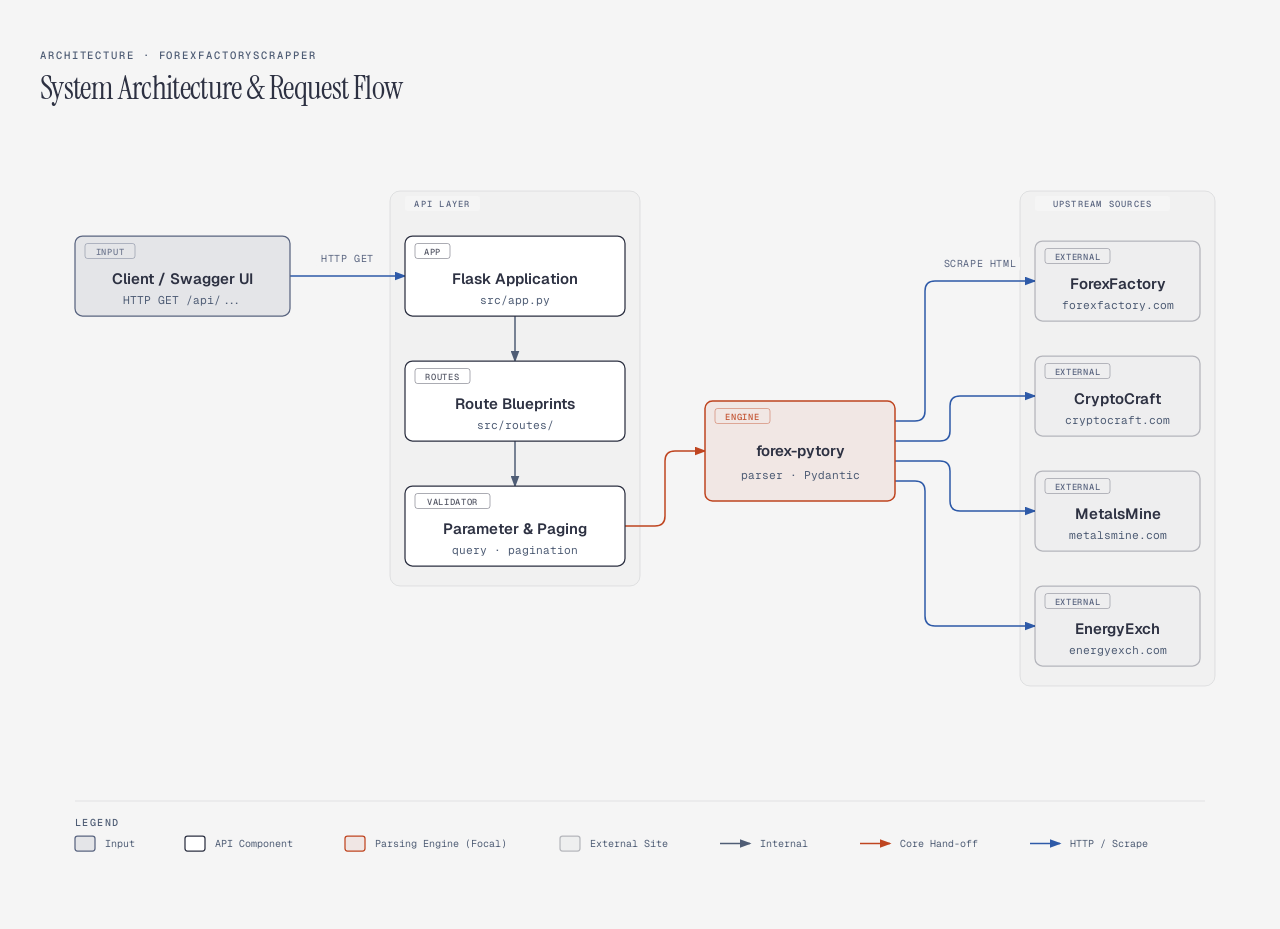
<file: docs/assets/architecture.html>
<!DOCTYPE html>
<html lang="en">
<head>
  <meta charset="UTF-8">
  <meta name="viewport" content="width=device-width, initial-scale=1.0">
  <title>ForexFactoryScrapper System Architecture</title>
  <link href="https://fonts.googleapis.com/css2?family=Instrument+Serif:ital@0;1&family=Geist:wght@400;500;600&family=Geist+Mono:wght@400;500;600&family=Noto+Serif:ital@0;1&family=Noto+Sans+KR:wght@400;500;600&family=Noto+Serif+KR:wght@400&family=Noto+Sans+TC:wght@400;500;600&family=Noto+Serif+TC:wght@400&display=swap" rel="stylesheet">
  <style>
    *, *::before, *::after { box-sizing: border-box; margin: 0; padding: 0; }
    :root {
      --color-paper:   #f5f5f5;   /* white-smoke */
      --color-ink:     #2d3142;   /* jet-black */
      --color-muted:   #4f5d75;   /* blue-slate */
      --color-accent:  #bf4520;   /* burnt-tangerine */
      --font-sans:     'Geist', system-ui, sans-serif;
      --font-serif:    'Instrument Serif', 'Noto Serif', 'Noto Serif KR', serif;
      --font-mono:     'Geist Mono', ui-monospace, monospace;
    }

    body {
      font-family: var(--font-sans);
      background: var(--color-paper);
      color: var(--color-ink);
      min-height: 100vh;
      display: flex;
      align-items: center;
      justify-content: center;
      padding: 3rem 2rem;
    }

    .frame { max-width: 1200px; width: 100%; }
    .diagram-container { width: 100%; overflow-x: auto; }

    .eyebrow {
      font-family: var(--font-mono);
      font-size: 0.66rem;
      font-weight: 500;
      letter-spacing: 0.18em;
      text-transform: uppercase;
      color: var(--color-muted);
      margin-bottom: 0.5rem;
    }

    h1 {
      font-family: var(--font-serif);
      font-size: clamp(1.5rem, 2.4vw + 0.75rem, 2rem);
      font-weight: 400;
      letter-spacing: -0.02em;
      line-height: 1.15;
      color: var(--color-ink);
      margin-bottom: 1.5rem;
    }

    svg { width: 100%; min-width: 960px; display: block; }
    @media print {
      .diagram-container { overflow-x: visible; }
      svg { min-width: 0; }
    }
  </style>
</head>
<body>
  <div class="frame">
    <p class="eyebrow">Architecture · ForexFactoryScrapper</p>
    <h1>System Architecture &amp; Request Flow</h1>

    <div class="diagram-container">
      <svg viewBox="0 0 960 600" xmlns="http://www.w3.org/2000/svg" role="img" aria-labelledby="architecture-title architecture-desc">
        <title id="architecture-title">ForexFactoryScrapper System Architecture</title>
        <desc id="architecture-desc">HTTP requests enter the Flask API layer, pass through route blueprints and parameter validation, delegate HTML parsing to forex-pytory, and scrape four external financial calendar sites.</desc>
        <defs>
          <marker id="arrow" markerWidth="8" markerHeight="6" refX="7" refY="3" orient="auto">
            <polygon points="0 0, 8 3, 0 6" fill="#4f5d75"/>
          </marker>
          <marker id="arrow-accent" markerWidth="8" markerHeight="6" refX="7" refY="3" orient="auto">
            <polygon points="0 0, 8 3, 0 6" fill="#bf4520"/>
          </marker>
          <marker id="arrow-link" markerWidth="8" markerHeight="6" refX="7" refY="3" orient="auto">
            <polygon points="0 0, 8 3, 0 6" fill="#2e5aa8"/>
          </marker>
        </defs>

        <!-- Background -->
        <rect width="100%" height="100%" fill="#f5f5f5"/>

        <!-- Zones (drawn before arrows and nodes) -->
        <g id="zones">
          <!-- API LAYER zone -->
          <rect x="280" y="48" width="200" height="316" rx="8"
                fill="rgba(45,49,66,0.02)" stroke="rgba(45,49,66,0.10)" stroke-width="0.8"/>
          <rect x="292" y="52" width="60" height="12" rx="2" fill="#f5f5f5"/>
          <text x="322" y="61" fill="#5a6580" font-size="7" font-weight="500"
                font-family="'Geist Mono', ui-monospace, monospace" text-anchor="middle" letter-spacing="0.14em">API LAYER</text>

          <!-- UPSTREAM SOURCES zone -->
          <rect x="784" y="48" width="156" height="396" rx="8"
                fill="rgba(45,49,66,0.02)" stroke="rgba(45,49,66,0.10)" stroke-width="0.8"/>
          <rect x="796" y="52" width="108" height="12" rx="2" fill="#f5f5f5"/>
          <text x="850" y="61" fill="#5a6580" font-size="7" font-weight="500"
                font-family="'Geist Mono', ui-monospace, monospace" text-anchor="middle" letter-spacing="0.14em">UPSTREAM SOURCES</text>
        </g>

        <!-- Connectors (drawn before nodes) -->
        <g id="connectors">
          <!-- Client -> App -->
          <line x1="200" y1="116" x2="292" y2="116"
                stroke="#2e5aa8" stroke-width="1.2" marker-end="url(#arrow-link)"/>
          <rect x="220" y="96" width="52" height="12" rx="2" fill="#f5f5f5"/>
          <text x="246" y="105" fill="#5a6580" font-size="8"
                font-family="'Geist Mono', ui-monospace, monospace" text-anchor="middle" letter-spacing="0.06em">HTTP GET</text>

          <!-- App -> Blueprints -->
          <line x1="380" y1="148" x2="380" y2="184"
                stroke="#4f5d75" stroke-width="1.2" marker-end="url(#arrow)"/>

          <!-- Blueprints -> Validation -->
          <line x1="380" y1="248" x2="380" y2="284"
                stroke="#4f5d75" stroke-width="1.2" marker-end="url(#arrow)"/>

          <!-- Validation -> Engine (focal hand-off) -->
          <path d="M 468,316 H 492 Q 500,316 500,308 V 264 Q 500,256 508,256 H 532"
                fill="none" stroke="#bf4520" stroke-width="1.2" marker-end="url(#arrow-accent)"/>

          <!-- Engine -> ForexFactory (fan port 1: y=232) -->
          <path d="M 684,232 H 700 Q 708,232 708,224 V 128 Q 708,120 716,120 H 796"
                fill="none" stroke="#2e5aa8" stroke-width="1.2" marker-end="url(#arrow-link)"/>
          <rect x="720" y="100" width="64" height="12" rx="2" fill="#f5f5f5"/>
          <text x="752" y="109" fill="#5a6580" font-size="8"
                font-family="'Geist Mono', ui-monospace, monospace" text-anchor="middle" letter-spacing="0.06em">SCRAPE HTML</text>

          <!-- Engine -> CryptoCraft (fan port 2: y=248) -->
          <path d="M 684,248 H 720 Q 728,248 728,240 V 220 Q 728,212 736,212 H 796"
                fill="none" stroke="#2e5aa8" stroke-width="1.2" marker-end="url(#arrow-link)"/>

          <!-- Engine -> MetalsMine (fan port 3: y=264) -->
          <path d="M 684,264 H 720 Q 728,264 728,272 V 296 Q 728,304 736,304 H 796"
                fill="none" stroke="#2e5aa8" stroke-width="1.2" marker-end="url(#arrow-link)"/>

          <!-- Engine -> EnergyExch (fan port 4: y=280) -->
          <path d="M 684,280 H 700 Q 708,280 708,288 V 388 Q 708,396 716,396 H 796"
                fill="none" stroke="#2e5aa8" stroke-width="1.2" marker-end="url(#arrow-link)"/>
        </g>

        <!-- Nodes -->
        <g id="nodes">
          <!-- Client / API Consumer / Swagger UI (input) -->
          <g id="node-client">
            <rect x="28" y="84" width="172" height="64" rx="6" fill="#f5f5f5"/>
            <rect x="28" y="84" width="172" height="64" rx="6" fill="rgba(79,93,117,0.10)" stroke="#5a6580" stroke-width="1"/>
            <rect x="36" y="90" width="40" height="12" rx="2" fill="transparent" stroke="rgba(90,101,128,0.40)" stroke-width="0.8"/>
            <text x="56" y="99" fill="rgba(90,101,128,0.85)" font-size="7" font-weight="500"
                  font-family="'Geist Mono', ui-monospace, monospace" text-anchor="middle" letter-spacing="0.08em">INPUT</text>
            <text x="114" y="122" fill="#2d3142" font-size="12" font-weight="600"
                  font-family="'Geist', system-ui, sans-serif" text-anchor="middle">Client / Swagger UI</text>
            <text x="114" y="138" fill="#4f5d75" font-size="9"
                  font-family="'Geist Mono', ui-monospace, monospace" text-anchor="middle">HTTP GET /api/...</text>
          </g>

          <!-- Flask Application (backend) -->
          <g id="node-app">
            <rect x="292" y="84" width="176" height="64" rx="6" fill="#f5f5f5"/>
            <rect x="292" y="84" width="176" height="64" rx="6" fill="#ffffff" stroke="#2d3142" stroke-width="1"/>
            <rect x="300" y="90" width="28" height="12" rx="2" fill="transparent" stroke="rgba(45,49,66,0.40)" stroke-width="0.8"/>
            <text x="314" y="99" fill="rgba(45,49,66,0.80)" font-size="7" font-weight="500"
                  font-family="'Geist Mono', ui-monospace, monospace" text-anchor="middle" letter-spacing="0.08em">APP</text>
            <text x="380" y="122" fill="#2d3142" font-size="12" font-weight="600"
                  font-family="'Geist', system-ui, sans-serif" text-anchor="middle">Flask Application</text>
            <text x="380" y="138" fill="#4f5d75" font-size="9"
                  font-family="'Geist Mono', ui-monospace, monospace" text-anchor="middle">src/app.py</text>
          </g>

          <!-- Route Blueprints (backend) -->
          <g id="node-blueprints">
            <rect x="292" y="184" width="176" height="64" rx="6" fill="#f5f5f5"/>
            <rect x="292" y="184" width="176" height="64" rx="6" fill="#ffffff" stroke="#2d3142" stroke-width="1"/>
            <rect x="300" y="190" width="44" height="12" rx="2" fill="transparent" stroke="rgba(45,49,66,0.40)" stroke-width="0.8"/>
            <text x="322" y="199" fill="rgba(45,49,66,0.80)" font-size="7" font-weight="500"
                  font-family="'Geist Mono', ui-monospace, monospace" text-anchor="middle" letter-spacing="0.08em">ROUTES</text>
            <text x="380" y="222" fill="#2d3142" font-size="12" font-weight="600"
                  font-family="'Geist', system-ui, sans-serif" text-anchor="middle">Route Blueprints</text>
            <text x="380" y="238" fill="#4f5d75" font-size="9"
                  font-family="'Geist Mono', ui-monospace, monospace" text-anchor="middle">src/routes/</text>
          </g>

          <!-- Parameter & Paging Validator (backend) -->
          <g id="node-validation">
            <rect x="292" y="284" width="176" height="64" rx="6" fill="#f5f5f5"/>
            <rect x="292" y="284" width="176" height="64" rx="6" fill="#ffffff" stroke="#2d3142" stroke-width="1"/>
            <rect x="300" y="290" width="60" height="12" rx="2" fill="transparent" stroke="rgba(45,49,66,0.40)" stroke-width="0.8"/>
            <text x="330" y="299" fill="rgba(45,49,66,0.80)" font-size="7" font-weight="500"
                  font-family="'Geist Mono', ui-monospace, monospace" text-anchor="middle" letter-spacing="0.08em">VALIDATOR</text>
            <text x="380" y="322" fill="#2d3142" font-size="12" font-weight="600"
                  font-family="'Geist', system-ui, sans-serif" text-anchor="middle">Parameter &amp; Paging</text>
            <text x="380" y="338" fill="#4f5d75" font-size="9"
                  font-family="'Geist Mono', ui-monospace, monospace" text-anchor="middle">query · pagination</text>
          </g>

          <!-- forex-pytory Engine (focal) -->
          <g id="node-engine">
            <rect x="532" y="216" width="152" height="80" rx="6" fill="#f5f5f5"/>
            <rect x="532" y="216" width="152" height="80" rx="6" fill="rgba(191,69,32,0.08)" stroke="#bf4520" stroke-width="1.2"/>
            <rect x="540" y="222" width="44" height="12" rx="2" fill="transparent" stroke="rgba(191,69,32,0.40)" stroke-width="0.8"/>
            <text x="562" y="231" fill="rgba(191,69,32,0.90)" font-size="7" font-weight="500"
                  font-family="'Geist Mono', ui-monospace, monospace" text-anchor="middle" letter-spacing="0.08em">ENGINE</text>
            <text x="608" y="260" fill="#2d3142" font-size="12" font-weight="600"
                  font-family="'Geist', system-ui, sans-serif" text-anchor="middle">forex-pytory</text>
            <text x="608" y="278" fill="#4f5d75" font-size="9"
                  font-family="'Geist Mono', ui-monospace, monospace" text-anchor="middle">parser · Pydantic</text>
          </g>

          <!-- ForexFactory (external) -->
          <g id="node-ff">
            <rect x="796" y="88" width="132" height="64" rx="6" fill="#f5f5f5"/>
            <rect x="796" y="88" width="132" height="64" rx="6" fill="rgba(45,49,66,0.03)" stroke="rgba(45,49,66,0.30)" stroke-width="1"/>
            <rect x="804" y="94" width="52" height="12" rx="2" fill="transparent" stroke="rgba(45,49,66,0.30)" stroke-width="0.8"/>
            <text x="830" y="103" fill="#5a6580" font-size="7" font-weight="500"
                  font-family="'Geist Mono', ui-monospace, monospace" text-anchor="middle" letter-spacing="0.08em">EXTERNAL</text>
            <text x="862" y="126" fill="#2d3142" font-size="12" font-weight="600"
                  font-family="'Geist', system-ui, sans-serif" text-anchor="middle">ForexFactory</text>
            <text x="862" y="142" fill="#4f5d75" font-size="9"
                  font-family="'Geist Mono', ui-monospace, monospace" text-anchor="middle">forexfactory.com</text>
          </g>

          <!-- CryptoCraft (external) -->
          <g id="node-cc">
            <rect x="796" y="180" width="132" height="64" rx="6" fill="#f5f5f5"/>
            <rect x="796" y="180" width="132" height="64" rx="6" fill="rgba(45,49,66,0.03)" stroke="rgba(45,49,66,0.30)" stroke-width="1"/>
            <rect x="804" y="186" width="52" height="12" rx="2" fill="transparent" stroke="rgba(45,49,66,0.30)" stroke-width="0.8"/>
            <text x="830" y="195" fill="#5a6580" font-size="7" font-weight="500"
                  font-family="'Geist Mono', ui-monospace, monospace" text-anchor="middle" letter-spacing="0.08em">EXTERNAL</text>
            <text x="862" y="218" fill="#2d3142" font-size="12" font-weight="600"
                  font-family="'Geist', system-ui, sans-serif" text-anchor="middle">CryptoCraft</text>
            <text x="862" y="234" fill="#4f5d75" font-size="9"
                  font-family="'Geist Mono', ui-monospace, monospace" text-anchor="middle">cryptocraft.com</text>
          </g>

          <!-- MetalsMine (external) -->
          <g id="node-mm">
            <rect x="796" y="272" width="132" height="64" rx="6" fill="#f5f5f5"/>
            <rect x="796" y="272" width="132" height="64" rx="6" fill="rgba(45,49,66,0.03)" stroke="rgba(45,49,66,0.30)" stroke-width="1"/>
            <rect x="804" y="278" width="52" height="12" rx="2" fill="transparent" stroke="rgba(45,49,66,0.30)" stroke-width="0.8"/>
            <text x="830" y="287" fill="#5a6580" font-size="7" font-weight="500"
                  font-family="'Geist Mono', ui-monospace, monospace" text-anchor="middle" letter-spacing="0.08em">EXTERNAL</text>
            <text x="862" y="310" fill="#2d3142" font-size="12" font-weight="600"
                  font-family="'Geist', system-ui, sans-serif" text-anchor="middle">MetalsMine</text>
            <text x="862" y="326" fill="#4f5d75" font-size="9"
                  font-family="'Geist Mono', ui-monospace, monospace" text-anchor="middle">metalsmine.com</text>
          </g>

          <!-- EnergyExch (external) -->
          <g id="node-ee">
            <rect x="796" y="364" width="132" height="64" rx="6" fill="#f5f5f5"/>
            <rect x="796" y="364" width="132" height="64" rx="6" fill="rgba(45,49,66,0.03)" stroke="rgba(45,49,66,0.30)" stroke-width="1"/>
            <rect x="804" y="370" width="52" height="12" rx="2" fill="transparent" stroke="rgba(45,49,66,0.30)" stroke-width="0.8"/>
            <text x="830" y="379" fill="#5a6580" font-size="7" font-weight="500"
                  font-family="'Geist Mono', ui-monospace, monospace" text-anchor="middle" letter-spacing="0.08em">EXTERNAL</text>
            <text x="862" y="402" fill="#2d3142" font-size="12" font-weight="600"
                  font-family="'Geist', system-ui, sans-serif" text-anchor="middle">EnergyExch</text>
            <text x="862" y="418" fill="#4f5d75" font-size="9"
                  font-family="'Geist Mono', ui-monospace, monospace" text-anchor="middle">energyexch.com</text>
          </g>
        </g>

        <!-- Legend strip -->
        <g id="legend">
          <line x1="28" y1="536" x2="932" y2="536" stroke="rgba(45,49,66,0.10)" stroke-width="0.8"/>
          <text x="28" y="556" fill="#4f5d75" font-size="8" font-weight="500"
                font-family="'Geist Mono', ui-monospace, monospace" letter-spacing="0.14em">LEGEND</text>

          <!-- Input -->
          <rect x="28" y="564" width="16" height="12" rx="2" fill="rgba(79,93,117,0.10)" stroke="#5a6580" stroke-width="1"/>
          <text x="52" y="573" fill="#4f5d75" font-size="8" font-family="'Geist Mono', ui-monospace, monospace">Input</text>

          <!-- API Component -->
          <rect x="116" y="564" width="16" height="12" rx="2" fill="#ffffff" stroke="#2d3142" stroke-width="1"/>
          <text x="140" y="573" fill="#4f5d75" font-size="8" font-family="'Geist Mono', ui-monospace, monospace">API Component</text>

          <!-- Focal -->
          <rect x="244" y="564" width="16" height="12" rx="2" fill="rgba(191,69,32,0.08)" stroke="#bf4520" stroke-width="1"/>
          <text x="268" y="573" fill="#4f5d75" font-size="8" font-family="'Geist Mono', ui-monospace, monospace">Parsing Engine (Focal)</text>

          <!-- External -->
          <rect x="416" y="564" width="16" height="12" rx="2" fill="rgba(45,49,66,0.03)" stroke="rgba(45,49,66,0.30)" stroke-width="1"/>
          <text x="440" y="573" fill="#4f5d75" font-size="8" font-family="'Geist Mono', ui-monospace, monospace">External Site</text>

          <!-- Internal arrow -->
          <line x1="544" y1="570" x2="568" y2="570" stroke="#4f5d75" stroke-width="1.2" marker-end="url(#arrow)"/>
          <text x="576" y="573" fill="#4f5d75" font-size="8" font-family="'Geist Mono', ui-monospace, monospace">Internal</text>

          <!-- Core hand-off arrow -->
          <line x1="656" y1="570" x2="680" y2="570" stroke="#bf4520" stroke-width="1.2" marker-end="url(#arrow-accent)"/>
          <text x="688" y="573" fill="#4f5d75" font-size="8" font-family="'Geist Mono', ui-monospace, monospace">Core Hand-off</text>

          <!-- HTTP / Scrape arrow -->
          <line x1="792" y1="570" x2="816" y2="570" stroke="#2e5aa8" stroke-width="1.2" marker-end="url(#arrow-link)"/>
          <text x="824" y="573" fill="#4f5d75" font-size="8" font-family="'Geist Mono', ui-monospace, monospace">HTTP / Scrape</text>
        </g>
      </svg>
    </div>
  </div>
</body>
</html>
</file>
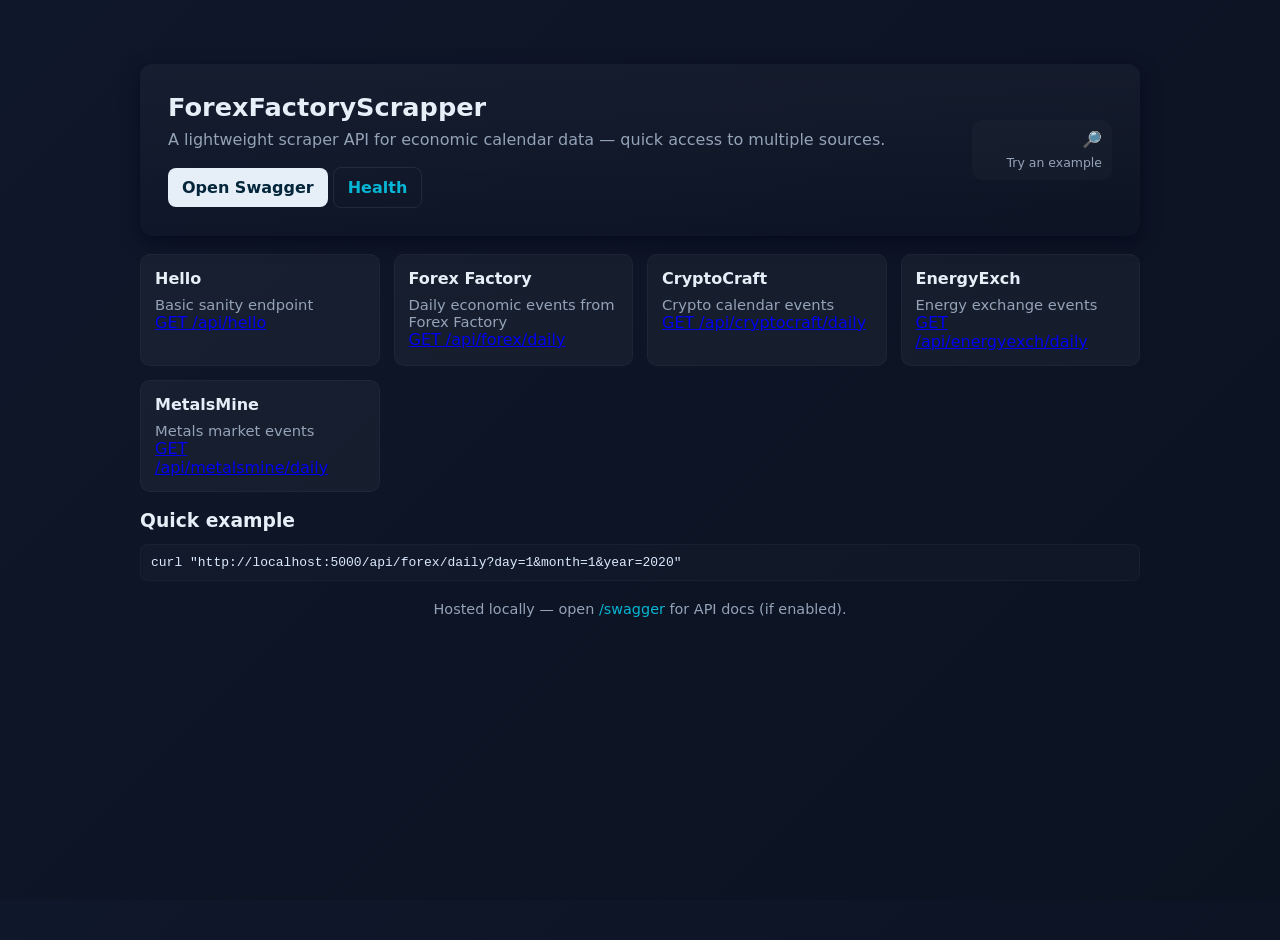
<file: src/templates/welcome.html>
<!doctype html>
<html lang="en">
  <head>
    <meta charset="utf-8">
    <meta name="viewport" content="width=device-width, initial-scale=1">
    <title>ForexFactoryScrapper — Welcome</title>
    <style>
      :root{
        --bg: linear-gradient(135deg,#0f172a 0%,#0b1220 100%);
        --card: rgba(255,255,255,0.04);
        --accent: #06b6d4;
        --muted: #94a3b8;
        --glass: rgba(255,255,255,0.06);
      }
      html,body{height:100%;margin:0}
      body { font-family: Inter, ui-sans-serif, system-ui, -apple-system, "Segoe UI", Roboto, "Helvetica Neue", Arial; color:#e6eef8; background:var(--bg); -webkit-font-smoothing:antialiased; -moz-osx-font-smoothing:grayscale }
      .container{max-width:1000px;margin:40px auto;padding:24px}
      .hero{background:linear-gradient(180deg, rgba(255,255,255,0.03), transparent); border-radius:12px;padding:28px;box-shadow:0 6px 18px rgba(2,6,23,0.6);display:flex;gap:20px;align-items:center}
      .brand{flex:1}
      h1{margin:0;font-size:1.6rem}
      p.lead{margin:8px 0 0;color:var(--muted)}
      .actions{margin-top:18px}
      .btn{display:inline-block;padding:10px 14px;border-radius:8px;text-decoration:none;color:#04263b;font-weight:600;background:#e6eef8}
      .btn-outline{background:transparent;border:1px solid rgba(255,255,255,0.08);color:var(--accent)}

      .cards{display:grid;grid-template-columns:repeat(auto-fit,minmax(220px,1fr));gap:14px;margin-top:18px}
      .card{background:var(--card);padding:14px;border-radius:10px;border:1px solid rgba(255,255,255,0.03)}
      .card h3{margin:0 0 8px;font-size:1rem}
      .card p{margin:0;color:var(--muted);font-size:.92rem}
      .links a.card-link{display:block;margin-top:10px;padding:8px;border-radius:8px;background:var(--glass);text-decoration:none;color:#e6eef8;font-weight:600;border:1px solid rgba(255,255,255,0.03)}

      .footer{margin-top:20px;text-align:center;color:var(--muted);font-size:.9rem}
      pre.example{background:rgba(255,255,255,0.02);padding:10px;border-radius:8px;overflow:auto;color:#dbeafe;border:1px solid rgba(255,255,255,0.03)}

      @media (max-width:640px){.hero{flex-direction:column;align-items:flex-start;padding:18px}.brand{width:100%}h1{font-size:1.25rem}}
    </style>
  </head>
  <body>
    <div class="container">
      <div class="hero">
        <div class="brand">
          <h1>ForexFactoryScrapper</h1>
          <p class="lead">A lightweight scraper API for economic calendar data — quick access to multiple sources.</p>
          <div class="actions">
            <a class="btn" href="/swagger">Open Swagger</a>
            <a class="btn btn-outline" href="/api/health">Health</a>
          </div>
        </div>
        <div style="min-width:140px;text-align:right">
          <div style="background:rgba(255,255,255,0.02);padding:10px;border-radius:10px">🔎<div style="font-size:0.78rem;color:var(--muted);margin-top:6px">Try an example</div></div>
        </div>
      </div>

      <div class="cards">
        <div class="card">
          <h3>Hello</h3>
          <p>Basic sanity endpoint</p>
          <a class="card-link" href="/api/hello">GET /api/hello</a>
        </div>

        <div class="card">
          <h3>Forex Factory</h3>
          <p>Daily economic events from Forex Factory</p>
          <a class="card-link" href="/api/forex/daily?day=1&month=1&year=2020">GET /api/forex/daily</a>
        </div>

        <div class="card">
          <h3>CryptoCraft</h3>
          <p>Crypto calendar events</p>
          <a class="card-link" href="/api/cryptocraft/daily?day=1&month=1&year=2020">GET /api/cryptocraft/daily</a>
        </div>

        <div class="card">
          <h3>EnergyExch</h3>
          <p>Energy exchange events</p>
          <a class="card-link" href="/api/energyexch/daily?day=1&month=1&year=2020">GET /api/energyexch/daily</a>
        </div>

        <div class="card">
          <h3>MetalsMine</h3>
          <p>Metals market events</p>
          <a class="card-link" href="/api/metalsmine/daily?day=1&month=1&year=2020">GET /api/metalsmine/daily</a>
        </div>
      </div>

      <section style="margin-top:18px">
        <h3 style="margin:0 0 8px">Quick example</h3>
        <pre class="example">curl "http://localhost:5000/api/forex/daily?day=1&month=1&year=2020"</pre>
      </section>

      <div class="footer">Hosted locally — open <a href="/swagger" style="color:var(--accent);text-decoration:none">/swagger</a> for API docs (if enabled).</div>
    </div>
  </body>
</html>
</file>
<file: index.css>
/* Hallmark · pre-emit critique: P5 H5 E5 S5 R5 V5
 * macrostructure: Workbench · genre: modern-minimal · nav: N9-popover · footer: Ft2-utilitarian
 * audience: quant & backend developers · use: evaluate API, copy setup, test schemas · tone: technical/utilitarian
 */

:root {
  color-scheme: light dark;

  /* Locked OKLCH raw palette — light & dark pairs */
  --raw-paper-light: oklch(98.5% 0.003 250);
  --raw-paper-dark: oklch(14.5% 0.008 250);

  --raw-surface-light: oklch(96% 0.005 250);
  --raw-surface-dark: oklch(18.5% 0.01 250);

  --raw-surface-alt-light: oklch(93% 0.006 250);
  --raw-surface-alt-dark: oklch(22% 0.012 250);

  --raw-ink-light: oklch(18% 0.01 250);
  --raw-ink-dark: oklch(94% 0.006 250);

  --raw-ink-muted-light: oklch(44% 0.012 250);
  --raw-ink-muted-dark: oklch(70% 0.01 250);

  --raw-border-light: oklch(86% 0.008 250);
  --raw-border-dark: oklch(28% 0.012 250);

  --raw-accent-light: oklch(48% 0.14 162);
  --raw-accent-dark: oklch(72% 0.14 162);

  --raw-accent-ink-light: oklch(99% 0.002 250);
  --raw-accent-ink-dark: oklch(14% 0.01 250);

  --raw-accent-subtle-light: oklch(94% 0.03 162);
  --raw-accent-subtle-dark: oklch(23% 0.035 162);

  --raw-danger-light: oklch(52% 0.18 25);
  --raw-danger-dark: oklch(70% 0.16 25);

  --raw-code-bg-light: oklch(17% 0.01 250);
  --raw-code-bg-dark: oklch(11.5% 0.008 250);
  --raw-code-ink: oklch(92% 0.008 250);
  --raw-code-key: oklch(78% 0.1 225);
  --raw-code-str: oklch(78% 0.13 162);
  --raw-code-num: oklch(82% 0.12 85);
  --raw-code-bool: oklch(76% 0.12 340);

  /* Semantic tokens — default light fallback for browsers without light-dark() */
  --color-paper: var(--raw-paper-light);
  --color-surface: var(--raw-surface-light);
  --color-surface-alt: var(--raw-surface-alt-light);
  --color-ink: var(--raw-ink-light);
  --color-ink-muted: var(--raw-ink-muted-light);
  --color-border: var(--raw-border-light);
  --color-accent: var(--raw-accent-light);
  --color-accent-ink: var(--raw-accent-ink-light);
  --color-accent-subtle: var(--raw-accent-subtle-light);
  --color-danger: var(--raw-danger-light);
  --color-code-bg: var(--raw-code-bg-light);

  /* Typography tokens */
  --font-sans: "IBM Plex Sans", -apple-system, BlinkMacSystemFont, "Segoe UI", sans-serif;
  --font-mono: "IBM Plex Mono", ui-monospace, SFMono-Regular, Menlo, monospace;

  /* Spacing & layout tokens (4pt scale) */
  --space-1: 0.25rem;
  --space-2: 0.5rem;
  --space-3: 0.75rem;
  --space-4: 1rem;
  --space-5: 1.25rem;
  --space-6: 1.5rem;
  --space-8: 2rem;
  --space-10: 2.5rem;
  --space-12: 3rem;
  --space-16: 4rem;

  --radius-sm: 4px;
  --radius-md: 8px;
  --radius-lg: 12px;
  --measure: 68ch;
  --container-max: 74rem;

  /* Browser UI theming */
  accent-color: var(--color-accent);
  scrollbar-color: var(--color-border) var(--color-paper);
}

@media (prefers-color-scheme: dark) {
  :root {
    --color-paper: var(--raw-paper-dark);
    --color-surface: var(--raw-surface-dark);
    --color-surface-alt: var(--raw-surface-alt-dark);
    --color-ink: var(--raw-ink-dark);
    --color-ink-muted: var(--raw-ink-muted-dark);
    --color-border: var(--raw-border-dark);
    --color-accent: var(--raw-accent-dark);
    --color-accent-ink: var(--raw-accent-ink-dark);
    --color-accent-subtle: var(--raw-accent-subtle-dark);
    --color-danger: var(--raw-danger-dark);
    --color-code-bg: var(--raw-code-bg-dark);
  }
}

@supports (color: light-dark(white, black)) {
  :root {
    --color-paper: light-dark(var(--raw-paper-light), var(--raw-paper-dark));
    --color-surface: light-dark(var(--raw-surface-light), var(--raw-surface-dark));
    --color-surface-alt: light-dark(var(--raw-surface-alt-light), var(--raw-surface-alt-dark));
    --color-ink: light-dark(var(--raw-ink-light), var(--raw-ink-dark));
    --color-ink-muted: light-dark(var(--raw-ink-muted-light), var(--raw-ink-muted-dark));
    --color-border: light-dark(var(--raw-border-light), var(--raw-border-dark));
    --color-accent: light-dark(var(--raw-accent-light), var(--raw-accent-dark));
    --color-accent-ink: light-dark(var(--raw-accent-ink-light), var(--raw-accent-ink-dark));
    --color-accent-subtle: light-dark(var(--raw-accent-subtle-light), var(--raw-accent-subtle-dark));
    --color-danger: light-dark(var(--raw-danger-light), var(--raw-danger-dark));
    --color-code-bg: light-dark(var(--raw-code-bg-light), var(--raw-code-bg-dark));
  }
}

@supports not (scrollbar-color: auto) {
  ::-webkit-scrollbar {
    width: 10px;
    height: 10px;
  }
  ::-webkit-scrollbar-track {
    background: var(--color-paper);
  }
  ::-webkit-scrollbar-thumb {
    background: var(--color-border);
  }
}

/* Reset & Base */
*, *::before, *::after {
  box-sizing: border-box;
}

html, body {
  margin: 0;
  padding: 0;
  overflow-x: clip;
}

html {
  font-family: var(--font-sans);
  background-color: var(--color-paper);
  color: var(--color-ink);
  line-height: 1.6;
  scroll-behavior: smooth;
  scroll-padding-block-start: 5rem;
}

@media (prefers-reduced-motion: reduce) {
  html {
    scroll-behavior: auto;
  }
}

body {
  font-size: clamp(0.9375rem, 0.9rem + 0.15vw, 1rem);
  -webkit-font-smoothing: antialiased;
}

h1, h2, h3, h4 {
  font-family: var(--font-sans);
  font-style: normal;
  font-weight: 700;
  letter-spacing: -0.02em;
  line-height: 1.15;
  margin: 0;
  min-width: 0;
  overflow-wrap: anywhere;
}

p {
  margin: 0;
}

a {
  color: var(--color-accent);
  text-decoration-thickness: 1px;
  text-underline-offset: 0.2em;
}

a:focus-visible,
button:focus-visible,
input:focus-visible,
select:focus-visible,
summary:focus-visible,
[tabindex]:focus-visible {
  outline: 2px solid var(--color-accent);
  outline-offset: 2px;
}

code, pre {
  font-family: var(--font-mono);
}

img {
  display: block;
  max-inline-size: 100%;
  block-size: auto;
}

.skip-link {
  position: absolute;
  inset-block-start: -100%;
  inset-inline-start: var(--space-4);
  z-index: 100;
  padding: var(--space-3) var(--space-4);
  background: var(--color-accent);
  color: var(--color-accent-ink);
  font-weight: 600;
  text-decoration: none;
  border-radius: var(--radius-sm);
}

.skip-link:focus {
  inset-block-start: var(--space-4);
}

.container {
  inline-size: min(100% - 2rem, var(--container-max));
  margin-inline: auto;
}

/* Header & Single-Tree Responsive Popover Navigation (modern-web-guidance: navbar) */
.site-header {
  position: sticky;
  inset-block-start: 0;
  z-index: 40;
  background-color: var(--color-paper);
  border-block-end: 1px solid var(--color-border);
}

.header-inner {
  display: flex;
  align-items: center;
  justify-content: space-between;
  gap: var(--space-4);
  min-block-size: 3.75rem;
  padding-block: var(--space-2);
}

.header-inner > * {
  flex-shrink: 0;
  white-space: nowrap;
}

.site-logo {
  display: inline-flex;
  align-items: center;
  gap: var(--space-2);
  color: var(--color-ink);
  text-decoration: none;
  font-weight: 700;
  font-size: 1rem;
  min-block-size: 44px;
}

.site-logo-mark {
  display: inline-grid;
  place-items: center;
  inline-size: 1.75rem;
  block-size: 1.75rem;
  border-radius: var(--radius-sm);
  background: var(--color-accent);
  color: var(--color-accent-ink);
  font-family: var(--font-mono);
  font-size: 0.75rem;
  font-weight: 600;
}

.site-nav {
  display: flex;
  align-items: center;
  gap: var(--space-2);
}

.menu-button {
  display: inline-flex;
  align-items: center;
  gap: var(--space-2);
  min-block-size: 44px;
  padding-inline: var(--space-4);
  background: var(--color-surface);
  color: var(--color-ink);
  border: 1px solid var(--color-border);
  border-radius: var(--radius-md);
  font-family: var(--font-sans);
  font-size: 0.875rem;
  font-weight: 600;
  cursor: pointer;
  white-space: nowrap;
  anchor-name: --menu-button;
}

.menu-button:hover {
  background: var(--color-surface-alt);
}

.site-menu {
  list-style: none;
  margin: 0;
  padding: var(--space-2);
  background: var(--color-surface);
  border: 1px solid var(--color-border);
  border-radius: var(--radius-md);
  position: fixed;
  inset: auto;
  inset-block-start: 4.25rem;
  inset-block-start: anchor(--menu-button bottom);
  inset-inline-end: 1rem;
  inline-size: min(85dvw, 18rem);
  max-inline-size: calc(100dvw - 2rem);
  block-size: fit-content;
  max-block-size: calc(100dvh - 5.5rem);
  margin-block-start: var(--space-2);
  overflow: auto;
}

@supports not selector(:popover-open) {
  [popover]:not(.\:popover-open) {
    display: none;
  }
}

.site-menu a {
  display: flex;
  align-items: center;
  min-block-size: 44px;
  padding-inline: var(--space-3);
  border-radius: var(--radius-sm);
  color: var(--color-ink);
  text-decoration: none;
  font-size: 0.875rem;
  font-weight: 500;
  white-space: nowrap;
}

.site-menu a:hover {
  background: var(--color-surface-alt);
}

.site-menu a.nav-repo {
  color: var(--color-accent);
  font-weight: 600;
}

.site-header.is-measuring * {
  transition: none !important;
}

.site-header.is-wide .menu-button {
  display: none;
}

.site-header.is-wide .site-menu {
  position: static;
  display: flex;
  align-items: center;
  gap: var(--space-1);
  inline-size: auto;
  max-inline-size: none;
  block-size: auto;
  max-block-size: none;
  overflow: visible;
  margin: 0;
  padding: 0;
  border: 0;
  background: transparent;
}

.site-header.is-wide .site-menu::backdrop {
  display: none;
}

/* Buttons */
.btn {
  display: inline-flex;
  align-items: center;
  justify-content: center;
  gap: var(--space-2);
  min-block-size: 44px;
  padding: var(--space-2) var(--space-5);
  border-radius: var(--radius-md);
  font-family: var(--font-sans);
  font-size: 0.9375rem;
  font-weight: 600;
  text-decoration: none;
  cursor: pointer;
  white-space: nowrap;
  border: 1px solid transparent;
  transition: background-color 0.15s ease, border-color 0.15s ease;
}

.btn-primary {
  background: var(--color-accent);
  color: var(--color-accent-ink);
}

.btn-primary:hover {
  filter: brightness(1.06);
}

.btn-secondary {
  background: var(--color-surface);
  color: var(--color-ink);
  border-color: var(--color-border);
}

.btn-secondary:hover {
  background: var(--color-surface-alt);
}

.btn-sm {
  min-block-size: 44px;
  padding: var(--space-2) var(--space-3);
  font-size: 0.8125rem;
  font-family: var(--font-mono);
}

/* Section Spacing (mobile-first, distinct desktop step) */
.section {
  padding-block: var(--space-10);
  border-block-end: 1px solid var(--color-border);
}

@media (min-width: 48rem) {
  .section {
    padding-block: var(--space-16);
  }
}

.section-head {
  display: grid;
  grid-template-columns: minmax(0, 1fr);
  gap: var(--space-3);
  margin-block-end: var(--space-8);
}

@media (min-width: 56rem) {
  .section-head--split {
    grid-template-columns: minmax(0, 1fr) minmax(0, 1fr);
    align-items: end;
    gap: var(--space-8);
  }
}

.section-kicker {
  font-family: var(--font-mono);
  font-size: 0.75rem;
  font-weight: 600;
  color: var(--color-accent);
  letter-spacing: 0.04em;
  text-transform: uppercase;
  margin-block-end: var(--space-2);
}

.section-title {
  font-size: clamp(1.5rem, 1.2rem + 1.2vw, 2.25rem);
}

.section-lead {
  color: var(--color-ink-muted);
  max-inline-size: var(--measure);
}

/* Hero — Asymmetric Workbench Split */
.hero {
  padding-block: var(--space-10) var(--space-12);
  border-block-end: 1px solid var(--color-border);
}

@media (min-width: 60rem) {
  .hero {
    padding-block: var(--space-16);
  }
}

.hero-grid {
  display: grid;
  grid-template-columns: minmax(0, 1fr);
  gap: var(--space-8);
  align-items: center;
}

@media (min-width: 60rem) {
  .hero-grid {
    grid-template-columns: minmax(0, 1.15fr) minmax(0, 1fr);
    gap: var(--space-12);
  }
}

.hero-title {
  font-size: clamp(2rem, 1.4rem + 2.4vw, 3.25rem);
  margin-block-end: var(--space-4);
}

.hero-lead {
  color: var(--color-ink-muted);
  font-size: clamp(1rem, 0.95rem + 0.25vw, 1.125rem);
  max-inline-size: 56ch;
  margin-block-end: var(--space-6);
}

.hero-actions {
  display: flex;
  flex-wrap: wrap;
  gap: var(--space-3);
  margin-block-end: var(--space-6);
}

.hero-cmd {
  display: flex;
  align-items: center;
  justify-content: space-between;
  gap: var(--space-3);
  padding: var(--space-2) var(--space-3);
  background: var(--color-surface);
  border: 1px solid var(--color-border);
  border-radius: var(--radius-md);
  max-inline-size: 100%;
}

.hero-cmd code {
  font-size: 0.8125rem;
  overflow-x: auto;
  white-space: nowrap;
  color: var(--color-ink);
}

.hero-figure {
  margin: 0;
  border: 1px solid var(--color-border);
  border-radius: var(--radius-lg);
  overflow: hidden;
  background: var(--color-surface);
}

.hero-figure img {
  inline-size: 100%;
  aspect-ratio: 1376 / 768;
  object-fit: cover;
}

.hero-figure figcaption {
  padding: var(--space-3) var(--space-4);
  border-block-start: 1px solid var(--color-border);
  font-family: var(--font-mono);
  font-size: 0.75rem;
  color: var(--color-ink-muted);
}

/* Portal Spec Strip (4 sources — 1 col mobile, 2 col tablet, 4 col desktop) */
.portal-list {
  list-style: none;
  margin: 0;
  padding: 0;
  display: grid;
  grid-template-columns: minmax(0, 1fr);
  border: 1px solid var(--color-border);
  border-radius: var(--radius-md);
  overflow: hidden;
  background: var(--color-border);
  gap: 1px;
}

@media (min-width: 40rem) {
  .portal-list {
    grid-template-columns: repeat(2, minmax(0, 1fr));
  }
}

@media (min-width: 64rem) {
  .portal-list {
    grid-template-columns: repeat(4, minmax(0, 1fr));
  }
}

.portal-item {
  background: var(--color-surface);
  padding: var(--space-5);
  display: flex;
  flex-direction: column;
  gap: var(--space-2);
}

.portal-route {
  font-family: var(--font-mono);
  font-size: 0.75rem;
  color: var(--color-accent);
  overflow-wrap: anywhere;
}

.portal-item h3 {
  font-size: 1.0625rem;
}

.portal-item p {
  font-size: 0.875rem;
  color: var(--color-ink-muted);
}

/* API Sandbox Workbench */
.workbench {
  display: grid;
  grid-template-columns: minmax(0, 1fr);
  border: 1px solid var(--color-border);
  border-radius: var(--radius-lg);
  overflow: hidden;
  background: var(--color-surface);
}

@media (min-width: 58rem) {
  .workbench {
    grid-template-columns: minmax(0, 22rem) minmax(0, 1fr);
  }
}

.workbench-controls {
  padding: var(--space-5);
  display: flex;
  flex-direction: column;
  gap: var(--space-5);
  border-block-end: 1px solid var(--color-border);
}

@media (min-width: 58rem) {
  .workbench-controls {
    border-block-end: 0;
    border-inline-end: 1px solid var(--color-border);
  }
}

.field {
  display: flex;
  flex-direction: column;
  gap: var(--space-2);
}

.field-row {
  display: grid;
  grid-template-columns: repeat(2, minmax(0, 1fr));
  gap: var(--space-3);
}

.field-row--3 {
  grid-template-columns: repeat(3, minmax(0, 1fr));
}

.field label,
.field legend {
  font-family: var(--font-mono);
  font-size: 0.75rem;
  font-weight: 500;
  color: var(--color-ink-muted);
}

.field fieldset {
  border: 0;
  margin: 0;
  padding: 0;
}

.input,
.select {
  inline-size: 100%;
  min-block-size: 44px;
  padding: var(--space-2) var(--space-3);
  background: var(--color-paper);
  color: var(--color-ink);
  border: 1px solid var(--color-border);
  border-radius: var(--radius-sm);
  font-family: var(--font-mono);
  font-size: 0.8125rem;
}

.checkbox-group {
  display: flex;
  flex-wrap: wrap;
  gap: var(--space-2);
  margin-block-start: var(--space-2);
}

.checkbox-pill {
  display: inline-flex;
  align-items: center;
  gap: var(--space-2);
  min-block-size: 44px;
  padding-inline: var(--space-3);
  background: var(--color-paper);
  border: 1px solid var(--color-border);
  border-radius: var(--radius-sm);
  font-family: var(--font-mono);
  font-size: 0.8125rem;
  cursor: pointer;
}

.workbench-output {
  display: flex;
  flex-direction: column;
  background: var(--color-code-bg);
  color: var(--raw-code-ink);
  color-scheme: dark;
  min-width: 0;
}

.output-bar {
  display: flex;
  flex-wrap: wrap;
  align-items: center;
  justify-content: space-between;
  gap: var(--space-3);
  padding: var(--space-3) var(--space-4);
  border-block-end: 1px solid var(--raw-border-dark);
}

.status-badge {
  display: inline-block;
  padding: var(--space-1) var(--space-2);
  border-radius: var(--radius-sm);
  font-family: var(--font-mono);
  font-size: 0.75rem;
  font-weight: 600;
  background: var(--raw-accent-subtle-dark);
  color: var(--raw-accent-dark);
}

.status-badge--error {
  background: color-mix(in oklch, var(--raw-danger-dark) 20%, transparent);
  color: var(--raw-danger-dark);
}

.curl-box {
  padding: var(--space-3) var(--space-4);
  border-block-end: 1px solid var(--raw-border-dark);
  font-family: var(--font-mono);
  font-size: 0.75rem;
  color: var(--raw-code-key);
  overflow-x: auto;
  white-space: nowrap;
}

.json-pre {
  margin: 0;
  padding: var(--space-4);
  font-size: 0.8125rem;
  line-height: 1.55;
  overflow: auto;
  max-block-size: 28rem;
}

.json-key { color: var(--raw-code-key); }
.json-string { color: var(--raw-code-str); }
.json-number { color: var(--raw-code-num); }
.json-boolean { color: var(--raw-code-bool); }

/* Architecture Figure */
.arch-figure {
  margin: 0;
  padding: var(--space-4);
  background: var(--color-surface);
  border: 1px solid var(--color-border);
  border-radius: var(--radius-lg);
}

.arch-figure img {
  inline-size: 100%;
  max-inline-size: 56rem;
  margin-inline: auto;
  aspect-ratio: 960 / 600;
}

/* Quick Start Tabs (No fake OS chrome) */
.quickstart-grid {
  display: grid;
  grid-template-columns: minmax(0, 1fr);
  gap: var(--space-8);
}

@media (min-width: 56rem) {
  .quickstart-grid {
    grid-template-columns: minmax(0, 1.3fr) minmax(0, 1fr);
    align-items: start;
  }
}

.code-panel {
  border: 1px solid var(--color-border);
  border-radius: var(--radius-md);
  overflow: hidden;
  background: var(--color-code-bg);
  color: var(--raw-code-ink);
  color-scheme: dark;
}

.code-tabs {
  display: flex;
  flex-wrap: wrap;
  align-items: center;
  justify-content: space-between;
  gap: var(--space-2);
  padding: var(--space-2) var(--space-3);
  border-block-end: 1px solid var(--raw-border-dark);
}

.tab-group {
  display: flex;
  gap: var(--space-2);
}

.tab-btn {
  min-block-size: 44px;
  padding-inline: var(--space-3);
  background: transparent;
  color: var(--raw-ink-muted-dark);
  border: 1px solid transparent;
  border-radius: var(--radius-sm);
  font-family: var(--font-mono);
  font-size: 0.8125rem;
  font-weight: 500;
  cursor: pointer;
  white-space: nowrap;
}

.tab-btn[aria-selected="true"] {
  background: var(--raw-accent-subtle-dark);
  color: var(--raw-accent-dark);
  border-color: var(--raw-accent-dark);
}

.code-panel pre {
  margin: 0;
  padding: var(--space-4);
  font-size: 0.8125rem;
  line-height: 1.6;
  overflow-x: auto;
}

.interface-list {
  list-style: none;
  margin: 0;
  padding: 0;
  display: flex;
  flex-direction: column;
  gap: var(--space-3);
}

.interface-item {
  display: flex;
  align-items: center;
  justify-content: space-between;
  gap: var(--space-3);
  padding: var(--space-3) var(--space-4);
  background: var(--color-surface);
  border: 1px solid var(--color-border);
  border-radius: var(--radius-md);
}

.interface-item strong {
  display: block;
  font-size: 0.9375rem;
}

.interface-item code {
  font-size: 0.75rem;
  color: var(--color-ink-muted);
  overflow-wrap: anywhere;
}

/* Responsive Data Tables (modern-web-guidance: responsive-table) */
.filter-bar {
  margin-block-end: var(--space-4);
  max-inline-size: 24rem;
}

.table-wrapper {
  overflow: auto;
  max-inline-size: 100%;
  container-type: inline-size;
  border: 1px solid var(--color-border);
  border-radius: var(--radius-md);
  background: var(--color-surface);
}

.data-table {
  inline-size: 100%;
  border-collapse: separate;
  border-spacing: 0;
  text-align: start;
  font-size: 0.875rem;
}

.data-table caption {
  position: absolute;
  inline-size: 1px;
  block-size: 1px;
  overflow: hidden;
  clip-path: inset(50%);
}

.data-table thead {
  position: sticky;
  inset-block-start: 0;
  z-index: 1;
  background: var(--color-surface-alt);
}

.data-table th,
.data-table td {
  padding: var(--space-3) var(--space-4);
  border-block-end: 1px solid var(--color-border);
  vertical-align: top;
}

.data-table th {
  font-family: var(--font-mono);
  font-size: 0.75rem;
  font-weight: 600;
  color: var(--color-ink-muted);
  text-transform: uppercase;
  letter-spacing: 0.04em;
}

.data-table tbody th {
  font-family: var(--font-mono);
  font-size: 0.8125rem;
  color: var(--color-ink);
  text-transform: none;
  letter-spacing: 0;
  font-weight: 600;
  background: var(--color-surface);
}

.data-table tbody tr:last-child th,
.data-table tbody tr:last-child td {
  border-block-end: 0;
}

.method-tag {
  display: inline-block;
  padding: 2px 6px;
  border-radius: var(--radius-sm);
  background: var(--color-accent-subtle);
  color: var(--color-accent);
  font-family: var(--font-mono);
  font-size: 0.75rem;
  font-weight: 600;
}

@container (width < 640px) {
  .data-table,
  .data-table thead,
  .data-table tbody,
  .data-table tr,
  .data-table th,
  .data-table td {
    display: block;
  }

  .data-table thead {
    display: none;
  }

  .data-table tr {
    padding: var(--space-4);
    border-block-end: 1px solid var(--color-border);
  }

  .data-table th,
  .data-table td {
    padding: var(--space-1) 0;
    border-block-end: 0;
  }

  .data-table tbody th {
    margin-block-end: var(--space-2);
    font-size: 0.9375rem;
  }

  .data-table td::before {
    font-family: var(--font-mono);
    font-size: 0.75rem;
    font-weight: 600;
    color: var(--color-ink-muted);
    margin-inline-end: var(--space-2);
  }

  .endpoints-table {
    --label-2: "Method";
    --label-3: "Required";
    --label-4: "Optional";
    --label-5: "Description";
  }

  .env-table {
    --label-2: "Type";
    --label-3: "Default";
    --label-4: "Description";
  }

  .data-table td:nth-child(2)::before { content: var(--label-2) ": "; }
  .data-table td:nth-child(3)::before { content: var(--label-3) ": "; }
  .data-table td:nth-child(4)::before { content: var(--label-4) ": "; }
  .data-table td:nth-child(5)::before { content: var(--label-5) ": "; }
}

/* Config + Makefile Grid */
.ops-grid {
  display: grid;
  grid-template-columns: minmax(0, 1fr);
  gap: var(--space-8);
}

@media (min-width: 60rem) {
  .ops-grid {
    grid-template-columns: minmax(0, 1.4fr) minmax(0, 1fr);
    align-items: start;
  }
}

.make-grid {
  display: grid;
  grid-template-columns: minmax(0, 1fr);
  gap: var(--space-2);
}

@media (min-width: 32rem) {
  .make-grid {
    grid-template-columns: repeat(2, minmax(0, 1fr));
  }
}

.make-btn {
  display: flex;
  flex-direction: column;
  align-items: flex-start;
  gap: var(--space-1);
  min-block-size: 44px;
  padding: var(--space-3);
  background: var(--color-surface);
  color: var(--color-ink);
  border: 1px solid var(--color-border);
  border-radius: var(--radius-md);
  text-align: start;
  cursor: pointer;
}

.make-btn:hover {
  background: var(--color-surface-alt);
  border-color: var(--color-accent);
}

.make-btn code {
  font-size: 0.8125rem;
  font-weight: 600;
  color: var(--color-accent);
}

.make-btn span {
  font-size: 0.75rem;
  color: var(--color-ink-muted);
}

/* Accessible Accordion (modern-web-guidance: accordion) */
.accordion {
  display: flex;
  flex-direction: column;
  gap: var(--space-3);
  max-inline-size: 52rem;
}

.accordion details {
  background: var(--color-surface);
  border: 1px solid var(--color-border);
  border-radius: var(--radius-md);
}

.accordion summary {
  list-style: none;
  display: flex;
  align-items: center;
  gap: var(--space-3);
  min-block-size: 44px;
  padding: var(--space-4);
  font-weight: 600;
  cursor: pointer;
}

.accordion summary::-webkit-details-marker {
  display: none;
}

.accordion summary::before {
  content: "";
  inline-size: 0.65rem;
  block-size: 0.65rem;
  flex-shrink: 0;
  border-inline-end: 2px solid currentColor;
  border-block-end: 2px solid currentColor;
  rotate: -45deg;
  margin-inline-end: var(--space-1);
}

.accordion details[open] > summary::before {
  rotate: 45deg;
}

@media (prefers-reduced-motion: no-preference) {
  .accordion summary::before {
    transition: rotate 0.2s ease;
  }
}

.accordion details::details-content {
  interpolate-size: allow-keywords;
  overflow: clip;
  contain: layout;
}

.accordion details:not([open])::details-content {
  block-size: 0;
}

@media (prefers-reduced-motion: no-preference) {
  .accordion details::details-content {
    transition: block-size, content-visibility, display;
    transition-duration: 0.25s;
    transition-timing-function: ease-in-out;
    transition-behavior: allow-discrete;
  }
}

.accordion-body {
  padding: 0 var(--space-4) var(--space-4) calc(var(--space-4) + 1.4rem);
  color: var(--color-ink-muted);
  font-size: 0.9375rem;
  display: flex;
  flex-direction: column;
  gap: var(--space-2);
}

/* Governance Links */
.gov-list {
  list-style: none;
  margin: var(--space-8) 0 0;
  padding: 0;
  display: flex;
  flex-wrap: wrap;
  gap: var(--space-3);
}

.gov-list a {
  display: inline-flex;
  align-items: center;
  min-block-size: 44px;
  padding-inline: var(--space-4);
  background: var(--color-surface);
  border: 1px solid var(--color-border);
  border-radius: var(--radius-md);
  color: var(--color-ink);
  text-decoration: none;
  font-family: var(--font-mono);
  font-size: 0.8125rem;
  white-space: nowrap;
}

.gov-list a:hover {
  border-color: var(--color-accent);
  color: var(--color-accent);
}

/* Footer — Compact Utilitarian (Ft2) */
.site-footer {
  padding-block: var(--space-8);
  font-size: 0.875rem;
  color: var(--color-ink-muted);
}

.footer-inner {
  display: flex;
  flex-wrap: wrap;
  align-items: center;
  justify-content: space-between;
  gap: var(--space-4);
}

.footer-links {
  display: flex;
  flex-wrap: wrap;
  gap: var(--space-4);
}

.footer-links a {
  color: var(--color-ink-muted);
  text-decoration: none;
  min-block-size: 44px;
  display: inline-flex;
  align-items: center;
  white-space: nowrap;
}

.footer-links a:hover {
  color: var(--color-ink);
}

/* Live region status toast */
.toast-region {
  position: fixed;
  inset-block-end: var(--space-4);
  inset-inline-end: var(--space-4);
  z-index: 60;
  display: flex;
  flex-direction: column;
  gap: var(--space-2);
  pointer-events: none;
}

.toast {
  padding: var(--space-3) var(--space-4);
  background: var(--color-ink);
  color: var(--color-paper);
  border-radius: var(--radius-md);
  font-family: var(--font-mono);
  font-size: 0.8125rem;
}

.hidden {
  display: none !important;
}
</file>
<file: assets/stylesheets/main.57a0d79d.min.css>
@charset "UTF-8";html{box-sizing:border-box;-webkit-text-size-adjust:none;-moz-text-size-adjust:none;text-size-adjust:none}*,:after,:before{box-sizing:inherit}@media(prefers-reduced-motion){*,:after,:before{transition:none!important}}body{margin:0;-webkit-font-smoothing:antialiased;-moz-osx-font-smoothing:grayscale;--md-text-font-family:var(--md-text-font, _),
    -apple-system, BlinkMacSystemFont, Helvetica, Arial, sans-serif;--md-code-font-family:var(--md-code-font, _),
    SFMono-Regular, Consolas, Menlo, monospace}.md-typeset code:not(.focus-visible),a,button,input,label{-webkit-tap-highlight-color:transparent}a{color:inherit;text-decoration:none}hr{box-sizing:initial;display:block;height:.05rem;padding:0;overflow:visible;border:0}small{font-size:80%}sub,sup{line-height:1em}img{border-style:none}table{border-spacing:0;border-collapse:initial}td,th{font-weight:400;vertical-align:top}button{padding:0;margin:0;font-family:inherit;font-size:inherit;background:#0000;border:0}input{border:0;outline:none}:root{--md-primary-fg-color:#4051b5;--md-primary-fg-color--light:#5d6cc0;--md-primary-fg-color--dark:#303fa1;--md-primary-bg-color:#fff;--md-primary-bg-color--light:#ffffffb3;--md-accent-fg-color:#526cfe;--md-accent-fg-color--transparent:#526cfe1a;--md-accent-bg-color:#fff;--md-accent-bg-color--light:#ffffffb3;--md-typeset-table-sort-icon:url("data:image/svg+xml;charset=utf-8,<svg xmlns='http://www.w3.org/2000/svg' viewBox='0 0 24 24'><path d='m18 21-4-4h3V7h-3l4-4 4 4h-3v10h3M2 19v-2h10v2M2 13v-2h7v2M2 7V5h4v2z'/></svg>");--md-typeset-table-sort-icon--asc:url("data:image/svg+xml;charset=utf-8,<svg xmlns='http://www.w3.org/2000/svg' viewBox='0 0 24 24'><path d='M19 17h3l-4 4-4-4h3V3h2M2 17h10v2H2M6 5v2H2V5m0 6h7v2H2z'/></svg>");--md-typeset-table-sort-icon--desc:url("data:image/svg+xml;charset=utf-8,<svg xmlns='http://www.w3.org/2000/svg' viewBox='0 0 24 24'><path d='M19 7h3l-4-4-4 4h3v14h2M2 17h10v2H2M6 5v2H2V5m0 6h7v2H2z'/></svg>")}[data-md-color-scheme=default]{color-scheme:light}[data-md-color-scheme=default] img[src$="#gh-dark-mode-only"],[data-md-color-scheme=default] img[src$="#only-dark"]{display:none}:root,[data-md-color-scheme=default]{--md-hue:225deg;--md-default-fg-color:#000000de;--md-default-fg-color--light:#0000008a;--md-default-fg-color--lighter:#00000052;--md-default-fg-color--lightest:#00000012;--md-default-bg-color:#fff;--md-default-bg-color--light:#ffffffb3;--md-default-bg-color--lighter:#ffffff4d;--md-default-bg-color--lightest:#ffffff1f;--md-code-fg-color:#36464e;--md-code-bg-color:#f5f5f5;--md-code-bg-color--light:#f5f5f5b3;--md-code-bg-color--lighter:#f5f5f54d;--md-code-hl-color:#4287ff;--md-code-hl-color--light:#4287ff1a;--md-code-hl-number-color:#d52a2a;--md-code-hl-special-color:#db1457;--md-code-hl-function-color:#a846b9;--md-code-hl-constant-color:#6e59d9;--md-code-hl-keyword-color:#3f6ec6;--md-code-hl-string-color:#1c7d4d;--md-code-hl-name-color:var(--md-code-fg-color);--md-code-hl-operator-color:var(--md-default-fg-color--light);--md-code-hl-punctuation-color:var(--md-default-fg-color--light);--md-code-hl-comment-color:var(--md-default-fg-color--light);--md-code-hl-generic-color:var(--md-default-fg-color--light);--md-code-hl-variable-color:var(--md-default-fg-color--light);--md-typeset-color:var(--md-default-fg-color);--md-typeset-a-color:var(--md-primary-fg-color);--md-typeset-del-color:#f5503d26;--md-typeset-ins-color:#0bd57026;--md-typeset-kbd-color:#fafafa;--md-typeset-kbd-accent-color:#fff;--md-typeset-kbd-border-color:#b8b8b8;--md-typeset-mark-color:#ffff0080;--md-typeset-table-color:#0000001f;--md-typeset-table-color--light:#00000009;--md-admonition-fg-color:var(--md-default-fg-color);--md-admonition-bg-color:var(--md-default-bg-color);--md-warning-fg-color:#000000de;--md-warning-bg-color:#ff9;--md-footer-fg-color:#fff;--md-footer-fg-color--light:#ffffffb3;--md-footer-fg-color--lighter:#ffffff73;--md-footer-bg-color:#000000de;--md-footer-bg-color--dark:#00000052;--md-shadow-z1:0 0.2rem 0.5rem #0000000d,
    0 0 0.05rem #0000001a;--md-shadow-z2:0 0.2rem 0.5rem #0000001a,
    0 0 0.05rem #00000040;--md-shadow-z3:0 0.2rem 0.5rem #0003,
    0 0 0.05rem #00000059}.md-icon svg{display:block;width:1.2rem;height:1.2rem;fill:currentcolor}aside,body,input{font-family:var(--md-text-font-family);font-feature-settings:"kern","liga";color:var(--md-typeset-color)}code,kbd,pre{font-family:var(--md-code-font-family);font-feature-settings:"kern"}.md-typeset{font-size:.8rem;line-height:1.6;overflow-wrap:break-word;-webkit-print-color-adjust:exact;color-adjust:exact}@media print{.md-typeset{font-size:.68rem}.md-typeset code,.md-typeset kbd,.md-typeset pre{white-space:pre-wrap}}.md-typeset blockquote,.md-typeset dl,.md-typeset figure,.md-typeset ol,.md-typeset pre,.md-typeset ul{margin-top:1em;margin-bottom:1em}.md-typeset h1{margin:0 0 1.25em;font-size:2em;line-height:1.3;color:var(--md-default-fg-color--light)}.md-typeset h1,.md-typeset h2{font-weight:300;letter-spacing:-.01em}.md-typeset h2{margin:1.6em 0 .64em;font-size:1.5625em;line-height:1.4}.md-typeset h3{margin:1.6em 0 .8em;font-size:1.25em;font-weight:400;line-height:1.5;letter-spacing:-.01em}.md-typeset h2+h3{margin-top:.8em}.md-typeset h4{margin:1em 0;font-weight:700;letter-spacing:-.01em}.md-typeset h5,.md-typeset h6{margin:1.25em 0;font-size:.8em;font-weight:700;color:var(--md-default-fg-color--light);letter-spacing:-.01em}.md-typeset h5{text-transform:uppercase}.md-typeset h5 code{text-transform:none}.md-typeset hr{display:flow-root;margin:1.5em 0;border-bottom:.05rem solid var(--md-default-fg-color--lightest)}.md-typeset a{color:var(--md-typeset-a-color);word-break:break-word}.md-typeset a,.md-typeset a:before{transition:color 125ms}.md-typeset a:focus,.md-typeset a:hover{color:var(--md-accent-fg-color)}.md-typeset a:focus code,.md-typeset a:hover code{color:var(--md-accent-fg-color);background-color:var(--md-accent-fg-color--transparent)}.md-typeset a code{color:var(--md-typeset-a-color)}.md-typeset a.focus-visible{outline-color:var(--md-accent-fg-color);outline-offset:.2rem}.md-typeset code,.md-typeset kbd,.md-typeset pre{font-variant-ligatures:none;color:var(--md-code-fg-color);direction:ltr;transition:background-color 125ms}.md-typeset code{padding:0 .2941176471em;font-size:.85em;word-break:break-word;background-color:var(--md-code-bg-color);border-radius:.1rem;-webkit-box-decoration-break:clone;box-decoration-break:clone;transition:color 125ms,background-color 125ms}.md-typeset code:not(.focus-visible){outline:none}.md-typeset pre{position:relative;display:flow-root;line-height:1.4}.md-typeset pre>code{display:block;padding:.7720588235em 1.1764705882em;margin:0;overflow:auto;word-break:normal;touch-action:auto;scrollbar-color:var(--md-default-fg-color--lighter) #0000;scrollbar-width:thin;outline-color:var(--md-accent-fg-color);box-shadow:none;-webkit-box-decoration-break:slice;box-decoration-break:slice}.md-typeset pre>code:hover{scrollbar-color:var(--md-accent-fg-color) #0000}.md-typeset pre>code::-webkit-scrollbar{width:.2rem;height:.2rem}.md-typeset pre>code::-webkit-scrollbar-thumb{background-color:var(--md-default-fg-color--lighter)}.md-typeset pre>code::-webkit-scrollbar-thumb:hover{background-color:var(--md-accent-fg-color)}.md-typeset kbd{display:inline-block;padding:0 .6666666667em;font-size:.75em;color:var(--md-default-fg-color);word-break:break-word;vertical-align:text-top;background-color:var(--md-typeset-kbd-color);border-radius:.1rem;box-shadow:0 .1rem 0 .05rem var(--md-typeset-kbd-border-color),0 .1rem 0 var(--md-typeset-kbd-border-color),0 -.1rem .2rem var(--md-typeset-kbd-accent-color) inset}.md-typeset mark{color:inherit;word-break:break-word;background-color:var(--md-typeset-mark-color);-webkit-box-decoration-break:clone;box-decoration-break:clone}.md-typeset abbr{text-decoration:none;cursor:help}.md-typeset [data-preview],.md-typeset abbr{border-bottom:.05rem dotted var(--md-default-fg-color--light)}.md-typeset small{opacity:.75}[dir=ltr] .md-typeset sub,[dir=ltr] .md-typeset sup{margin-left:.078125em}[dir=rtl] .md-typeset sub,[dir=rtl] .md-typeset sup{margin-right:.078125em}[dir=ltr] .md-typeset blockquote{padding-left:.6rem;border-left:.2rem solid var(--md-default-fg-color--lighter)}[dir=rtl] .md-typeset blockquote{padding-right:.6rem;border-right:.2rem solid var(--md-default-fg-color--lighter)}.md-typeset blockquote{margin-left:0;margin-right:0;color:var(--md-default-fg-color--light)}.md-typeset ul{list-style-type:disc}.md-typeset ul[type]{list-style-type:revert-layer}[dir=ltr] .md-typeset ol,[dir=ltr] .md-typeset ol li ol,[dir=ltr] .md-typeset ol li ul,[dir=ltr] .md-typeset ul,[dir=ltr] .md-typeset ul li ol,[dir=ltr] .md-typeset ul li ul{margin-left:.625em}[dir=rtl] .md-typeset ol,[dir=rtl] .md-typeset ol li ol,[dir=rtl] .md-typeset ol li ul,[dir=rtl] .md-typeset ul,[dir=rtl] .md-typeset ul li ol,[dir=rtl] .md-typeset ul li ul{margin-right:.625em}.md-typeset ol,.md-typeset ul{padding:0}.md-typeset ol:not([hidden]),.md-typeset ul:not([hidden]){display:flow-root}.md-typeset ol ol,.md-typeset ul ol{list-style-type:lower-alpha}.md-typeset ol ol ol,.md-typeset ul ol ol{list-style-type:lower-roman}.md-typeset ol ol ol ol,.md-typeset ul ol ol ol{list-style-type:upper-alpha}.md-typeset ol ol ol ol ol,.md-typeset ul ol ol ol ol{list-style-type:upper-roman}.md-typeset ol[type],.md-typeset ul[type]{list-style-type:revert-layer}[dir=ltr] .md-typeset ol li,[dir=ltr] .md-typeset ul li{margin-left:1.25em}[dir=rtl] .md-typeset ol li,[dir=rtl] .md-typeset ul li{margin-right:1.25em}.md-typeset ol li,.md-typeset ul li{margin-bottom:.5em}.md-typeset ol li blockquote,.md-typeset ol li p,.md-typeset ul li blockquote,.md-typeset ul li p{margin:.5em 0}.md-typeset ol li:last-child,.md-typeset ul li:last-child{margin-bottom:0}.md-typeset ol li ol,.md-typeset ol li ul,.md-typeset ul li ol,.md-typeset ul li ul{margin-top:.5em;margin-bottom:.5em}[dir=ltr] .md-typeset dd{margin-left:1.875em}[dir=rtl] .md-typeset dd{margin-right:1.875em}.md-typeset dd{margin-top:1em;margin-bottom:1.5em}.md-typeset img,.md-typeset svg,.md-typeset video{max-width:100%;height:auto}.md-typeset img[align=left]{margin:1em 1em 1em 0}.md-typeset img[align=right]{margin:1em 0 1em 1em}.md-typeset img[align]:only-child{margin-top:0}.md-typeset figure{display:flow-root;width:fit-content;max-width:100%;margin:1em auto;text-align:center}.md-typeset figure img{display:block;margin:0 auto}.md-typeset figcaption{max-width:24rem;margin:1em auto;font-style:italic}.md-typeset iframe{max-width:100%}.md-typeset table:not([class]){display:inline-block;max-width:100%;overflow:auto;font-size:.64rem;touch-action:auto;background-color:var(--md-default-bg-color);border:.05rem solid var(--md-typeset-table-color);border-radius:.1rem}@media print{.md-typeset table:not([class]){display:table}}.md-typeset table:not([class])+*{margin-top:1.5em}.md-typeset table:not([class]) td>:first-child,.md-typeset table:not([class]) th>:first-child{margin-top:0}.md-typeset table:not([class]) td>:last-child,.md-typeset table:not([class]) th>:last-child{margin-bottom:0}.md-typeset table:not([class]) td:not([align]),.md-typeset table:not([class]) th:not([align]){text-align:left}[dir=rtl] .md-typeset table:not([class]) td:not([align]),[dir=rtl] .md-typeset table:not([class]) th:not([align]){text-align:right}.md-typeset table:not([class]) th{min-width:5rem;padding:.9375em 1.25em;font-weight:700;vertical-align:top}.md-typeset table:not([class]) td{padding:.9375em 1.25em;vertical-align:top;border-top:.05rem solid var(--md-typeset-table-color)}.md-typeset table:not([class]) tbody tr{transition:background-color 125ms}.md-typeset table:not([class]) tbody tr:hover{background-color:var(--md-typeset-table-color--light);box-shadow:0 .05rem 0 var(--md-default-bg-color) inset}.md-typeset table:not([class]) a{word-break:normal}.md-typeset table th[role=columnheader]{cursor:pointer}[dir=ltr] .md-typeset table th[role=columnheader]:after{margin-left:.5em}[dir=rtl] .md-typeset table th[role=columnheader]:after{margin-right:.5em}.md-typeset table th[role=columnheader]:after{display:inline-block;width:1.2em;height:1.2em;vertical-align:text-bottom;content:"";-webkit-mask-image:var(--md-typeset-table-sort-icon);mask-image:var(--md-typeset-table-sort-icon);-webkit-mask-repeat:no-repeat;mask-repeat:no-repeat;-webkit-mask-size:contain;mask-size:contain;transition:background-color 125ms}.md-typeset table th[role=columnheader]:hover:after{background-color:var(--md-default-fg-color--lighter)}.md-typeset table th[role=columnheader][aria-sort=ascending]:after{background-color:var(--md-default-fg-color--light);-webkit-mask-image:var(--md-typeset-table-sort-icon--asc);mask-image:var(--md-typeset-table-sort-icon--asc)}.md-typeset table th[role=columnheader][aria-sort=descending]:after{background-color:var(--md-default-fg-color--light);-webkit-mask-image:var(--md-typeset-table-sort-icon--desc);mask-image:var(--md-typeset-table-sort-icon--desc)}.md-typeset__scrollwrap{margin:1em -.8rem;overflow-x:auto;touch-action:auto}.md-typeset__table{display:inline-block;padding:0 .8rem;margin-bottom:.5em}@media print{.md-typeset__table{display:block}}html .md-typeset__table table{display:table;width:100%;margin:0;overflow:hidden}@media screen and (max-width:44.984375em){.md-content__inner>pre{margin:1em -.8rem}.md-content__inner>pre code{border-radius:0}}.md-typeset .md-author{position:relative;display:block;flex-shrink:0;width:1.6rem;height:1.6rem;overflow:hidden;border-radius:100%;transition:color 125ms,transform 125ms}.md-typeset .md-author img{display:block}.md-typeset .md-author--more{font-size:.6rem;font-weight:700;line-height:1.6rem;color:var(--md-default-fg-color--lighter);text-align:center;background:var(--md-default-fg-color--lightest)}.md-typeset .md-author--long{width:2.4rem;height:2.4rem}.md-typeset a.md-author{transform:scale(1)}.md-typeset a.md-author img{filter:grayscale(100%) opacity(75%);border-radius:100%;transition:filter 125ms}.md-typeset a.md-author:focus,.md-typeset a.md-author:hover{z-index:1;transform:scale(1.1)}.md-typeset a.md-author:focus img,.md-typeset a.md-author:hover img{filter:grayscale(0)}.md-banner{overflow:auto;color:var(--md-footer-fg-color);background-color:var(--md-footer-bg-color)}@media print{.md-banner{display:none}}.md-banner--warning{color:var(--md-warning-fg-color);background-color:var(--md-warning-bg-color)}.md-banner__inner{padding:0 .8rem;margin:.6rem auto;font-size:.7rem}[dir=ltr] .md-banner__button{float:right}[dir=rtl] .md-banner__button{float:left}.md-banner__button{color:inherit;cursor:pointer;transition:opacity .25s}.no-js .md-banner__button{display:none}.md-banner__button:hover{opacity:.7}html{height:100%;overflow-x:hidden;font-size:125%}@media screen and (min-width:100em){html{font-size:137.5%}}@media screen and (min-width:125em){html{font-size:150%}}body{position:relative;display:flex;flex-direction:column;width:100%;min-height:100%;font-size:.5rem;background-color:var(--md-default-bg-color)}@media print{body{display:block}}@media screen and (max-width:59.984375em){body[data-md-scrolllock]{position:fixed}}.md-grid{max-width:61rem;margin-left:auto;margin-right:auto}.md-container{display:flex;flex-grow:1;flex-direction:column}@media print{.md-container{display:block}}.md-main{flex-grow:1}.md-main__inner{display:flex;height:100%;margin-top:1.5rem}.md-ellipsis{overflow:hidden;text-overflow:ellipsis}.md-toggle{display:none}.md-option{position:absolute;width:0;height:0;opacity:0}.md-option:checked+label:not([hidden]){display:block}.md-option.focus-visible+label{outline-style:auto;outline-color:var(--md-accent-fg-color)}.md-skip{position:fixed;z-index:-1;padding:.3rem .5rem;margin:.5rem;font-size:.64rem;color:var(--md-default-bg-color);background-color:var(--md-default-fg-color);border-radius:.1rem;outline-color:var(--md-accent-fg-color);opacity:0;transform:translateY(.4rem)}.md-skip:focus{z-index:10;opacity:1;transition:transform .25s cubic-bezier(.4,0,.2,1),opacity 175ms 75ms;transform:translateY(0)}@page{margin:25mm}:root{--md-clipboard-icon:url("data:image/svg+xml;charset=utf-8,<svg xmlns='http://www.w3.org/2000/svg' viewBox='0 0 24 24'><path d='M19 21H8V7h11m0-2H8a2 2 0 0 0-2 2v14a2 2 0 0 0 2 2h11a2 2 0 0 0 2-2V7a2 2 0 0 0-2-2m-3-4H4a2 2 0 0 0-2 2v14h2V3h12z'/></svg>");--md-code-select-icon:url("data:image/svg+xml;charset=utf-8,<svg xmlns='http://www.w3.org/2000/svg' viewBox='0 0 24 24'><path d='M19 19h-4v2h4c1.1 0 2-.9 2-2v-4h-2m0-12h-4v2h4v4h2V5c0-1.1-.9-2-2-2M5 5h4V3H5c-1.1 0-2 .9-2 2v4h2m0 6H3v4c0 1.1.9 2 2 2h4v-2H5zm2-4h2v2H7zm4 0h2v2h-2zm4 0h2v2h-2zM7 7h2v2H7zm4 0h2v2h-2zm4 0h2v2h-2zm-8 8h2v2H7zm4 0h2v2h-2zm4 0h2v2h-2z'/></svg>");--md-code-copy-icon:url("data:image/svg+xml;charset=utf-8,<svg xmlns='http://www.w3.org/2000/svg' viewBox='0 0 24 24'><path d='M19 21H8V7h11m0-2H8a2 2 0 0 0-2 2v14a2 2 0 0 0 2 2h11a2 2 0 0 0 2-2V7a2 2 0 0 0-2-2m-3-4H4a2 2 0 0 0-2 2v14h2V3h12z'/></svg>")}.md-clipboard{z-index:1;width:1.5em;height:1.5em;color:var(--md-default-fg-color--lightest);cursor:pointer;border-radius:.1rem;outline-color:var(--md-accent-fg-color);outline-offset:.1rem;transition:color .25s}@media print{.md-clipboard{display:none}}.md-clipboard:not(.focus-visible){outline:none;-webkit-tap-highlight-color:transparent}:hover>.md-clipboard{color:var(--md-default-fg-color--light)}.md-clipboard:focus,.md-clipboard:hover{color:var(--md-accent-fg-color)}.md-clipboard:after{display:block;width:1.125em;height:1.125em;margin:0 auto;content:"";background-color:currentcolor;-webkit-mask-image:var(--md-clipboard-icon);mask-image:var(--md-clipboard-icon);-webkit-mask-repeat:no-repeat;mask-repeat:no-repeat;-webkit-mask-position:center;mask-position:center;-webkit-mask-size:contain;mask-size:contain}.md-clipboard--inline{cursor:pointer}.md-clipboard--inline code{transition:color .25s,background-color .25s}.md-clipboard--inline:focus code,.md-clipboard--inline:hover code{color:var(--md-accent-fg-color);background-color:var(--md-accent-fg-color--transparent)}.md-typeset .md-code__content{display:grid}.md-code__nav{position:absolute;top:.25em;right:.25em;z-index:1;display:flex;gap:.2rem;padding:.2rem;background-color:var(--md-code-bg-color--lighter);border-radius:.1rem;transition:background-color .25s}:hover>.md-code__nav{background-color:var(--md-code-bg-color--light)}.md-code__button{display:block;width:1.5em;height:1.5em;color:var(--md-default-fg-color--lightest);cursor:pointer;outline-color:var(--md-accent-fg-color);outline-offset:.1rem;transition:color .25s}:hover>*>.md-code__button{color:var(--md-default-fg-color--light)}.md-code__button.focus-visible,.md-code__button:hover{color:var(--md-accent-fg-color)}.md-code__button--active{color:var(--md-default-fg-color)!important}.md-code__button:after{display:block;width:1.125em;height:1.125em;margin:0 auto;content:"";background-color:currentcolor;-webkit-mask-repeat:no-repeat;mask-repeat:no-repeat;-webkit-mask-position:center;mask-position:center;-webkit-mask-size:contain;mask-size:contain}.md-code__button[data-md-type=select]:after{-webkit-mask-image:var(--md-code-select-icon);mask-image:var(--md-code-select-icon)}.md-code__button[data-md-type=copy]:after{-webkit-mask-image:var(--md-code-copy-icon);mask-image:var(--md-code-copy-icon)}@keyframes consent{0%{opacity:0;transform:translateY(100%)}to{opacity:1;transform:translateY(0)}}@keyframes overlay{0%{opacity:0}to{opacity:1}}.md-consent__overlay{position:fixed;top:0;z-index:5;width:100%;height:100%;background-color:#0000008a;-webkit-backdrop-filter:blur(.1rem);backdrop-filter:blur(.1rem);opacity:1;animation:overlay .25s both}.md-consent__inner{position:fixed;bottom:0;z-index:5;width:100%;max-height:100%;padding:0;overflow:auto;background-color:var(--md-default-bg-color);border:0;border-radius:.1rem;box-shadow:0 0 .2rem #0000001a,0 .2rem .4rem #0003;animation:consent .5s cubic-bezier(.1,.7,.1,1) both}.md-consent__form{padding:.8rem}.md-consent__settings{display:none;margin:1em 0}input:checked+.md-consent__settings{display:block}.md-consent__controls{margin-bottom:.8rem}.md-typeset .md-consent__controls .md-button{display:inline}@media screen and (max-width:44.984375em){.md-typeset .md-consent__controls .md-button{display:block;width:100%;margin-top:.4rem;text-align:center}}.md-consent label{cursor:pointer}.md-content{flex-grow:1;min-width:0}.md-content__inner{padding-top:.6rem;margin:0 .8rem 1.2rem}@media screen and (min-width:76.25em){[dir=ltr] .md-sidebar--primary:not([hidden])~.md-content>.md-content__inner,[dir=rtl] .md-sidebar--secondary:not([hidden])~.md-content>.md-content__inner{margin-left:1.2rem}[dir=ltr] .md-sidebar--secondary:not([hidden])~.md-content>.md-content__inner,[dir=rtl] .md-sidebar--primary:not([hidden])~.md-content>.md-content__inner{margin-right:1.2rem}}.md-content__inner:before{display:block;height:.4rem;content:""}.md-content__inner>:last-child{margin-bottom:0}[dir=ltr] .md-content__button{float:right;margin-left:.4rem}[dir=rtl] .md-content__button{float:left;margin-right:.4rem}.md-content__button{padding:0;margin:.4rem 0}@media print{.md-content__button{display:none}}.md-typeset .md-content__button{color:var(--md-default-fg-color--lighter)}.md-content__button svg{display:inline;vertical-align:top}[dir=rtl] .md-content__button svg{transform:scaleX(-1)}[dir=ltr] .md-dialog{right:.8rem}[dir=rtl] .md-dialog{left:.8rem}.md-dialog{position:fixed;bottom:.8rem;z-index:4;min-width:11.1rem;padding:.4rem .6rem;pointer-events:none;background-color:var(--md-default-fg-color);border-radius:.1rem;box-shadow:var(--md-shadow-z3);opacity:0;transition:transform 0s .4s,opacity .4s;transform:translateY(100%)}@media print{.md-dialog{display:none}}.md-dialog--active{pointer-events:auto;opacity:1;transition:transform .4s cubic-bezier(.075,.85,.175,1),opacity .4s;transform:translateY(0)}.md-dialog__inner{font-size:.7rem;color:var(--md-default-bg-color)}.md-feedback{margin:2em 0 1em;text-align:center}.md-feedback fieldset{padding:0;margin:0;border:none}.md-feedback__title{margin:1em auto;font-weight:700}.md-feedback__inner{position:relative}.md-feedback__list{position:relative;display:flex;flex-wrap:wrap;place-content:baseline center}.md-feedback__list:hover .md-icon:not(:disabled){color:var(--md-default-fg-color--lighter)}:disabled .md-feedback__list{min-height:1.8rem}.md-feedback__icon{flex-shrink:0;margin:0 .1rem;color:var(--md-default-fg-color--light);cursor:pointer;transition:color 125ms}.md-feedback__icon:not(:disabled).md-icon:hover{color:var(--md-accent-fg-color)}.md-feedback__icon:disabled{color:var(--md-default-fg-color--lightest);pointer-events:none}.md-feedback__note{position:relative;opacity:0;transition:transform .4s cubic-bezier(.1,.7,.1,1),opacity .15s;transform:translateY(.4rem)}.md-feedback__note>*{max-width:16rem;margin:0 auto}:disabled .md-feedback__note{opacity:1;transform:translateY(0)}@media print{.md-feedback,.md-footer{display:none}}.md-footer{color:var(--md-footer-fg-color);background-color:var(--md-footer-bg-color)}.md-footer__inner{justify-content:space-between;padding:.2rem;overflow:auto}.md-footer__inner:not([hidden]){display:flex}.md-footer__link{display:flex;flex-grow:.01;align-items:end;max-width:100%;margin-top:1rem;margin-bottom:.4rem;overflow:hidden;outline-color:var(--md-accent-fg-color);transition:opacity .25s}.md-footer__link:focus,.md-footer__link:hover{opacity:.7}[dir=rtl] .md-footer__link svg{transform:scaleX(-1)}@media screen and (max-width:44.984375em){.md-footer__link--prev{flex-shrink:0}.md-footer__link--prev .md-footer__title{display:none}}[dir=ltr] .md-footer__link--next{margin-left:auto}.md-footer__link--next{text-align:right}[dir=rtl] .md-footer__link--next{margin-right:auto;text-align:left}.md-footer__title{flex-grow:1;max-width:calc(100% - 2.4rem);padding:0 1rem;margin-bottom:.7rem;font-size:.9rem;white-space:nowrap}.md-footer__button{padding:.4rem;margin:.2rem}.md-footer__direction{font-size:.64rem;opacity:.7}.md-footer-meta{background-color:var(--md-footer-bg-color--dark)}.md-footer-meta__inner{display:flex;flex-wrap:wrap;justify-content:space-between;padding:.2rem}html .md-footer-meta.md-typeset a{color:var(--md-footer-fg-color--light)}html .md-footer-meta.md-typeset a:focus,html .md-footer-meta.md-typeset a:hover{color:var(--md-footer-fg-color)}.md-copyright{width:100%;padding:.4rem 0;margin:auto .6rem;font-size:.64rem;color:var(--md-footer-fg-color--lighter)}.md-copyright__highlight{color:var(--md-footer-fg-color--light)}.md-social{display:inline-flex;gap:.2rem;padding:.2rem 0 .6rem;margin:0 .4rem}@media screen and (min-width:45em){.md-copyright{width:auto}.md-social{padding:.6rem 0}}.md-social__link{display:inline-block;width:1.6rem;height:1.6rem;text-align:center}.md-social__link:before{line-height:1.9}.md-social__link svg{max-height:.8rem;vertical-align:-25%;fill:currentcolor}.md-typeset .md-button{display:inline-block;padding:.625em 2em;font-weight:700;color:var(--md-primary-fg-color);cursor:pointer;border:.1rem solid;border-radius:.1rem;transition:color 125ms,background-color 125ms,border-color 125ms}.md-typeset .md-button--primary{color:var(--md-primary-bg-color);background-color:var(--md-primary-fg-color);border-color:var(--md-primary-fg-color)}.md-typeset .md-button:focus,.md-typeset .md-button:hover{color:var(--md-accent-bg-color);background-color:var(--md-accent-fg-color);border-color:var(--md-accent-fg-color)}[dir=ltr] .md-typeset .md-input,[dir=rtl] .md-typeset .md-input{border-top-left-radius:.1rem}[dir=ltr] .md-typeset .md-input,[dir=rtl] .md-typeset .md-input{border-top-right-radius:.1rem}.md-typeset .md-input{height:1.8rem;padding:0 .6rem;font-size:.8rem;border-bottom:.1rem solid var(--md-default-fg-color--lighter);box-shadow:var(--md-shadow-z1);transition:border .25s,box-shadow .25s}.md-typeset .md-input:focus,.md-typeset .md-input:hover{border-bottom-color:var(--md-accent-fg-color);box-shadow:var(--md-shadow-z2)}.md-typeset .md-input--stretch{width:100%}.md-header{position:sticky;left:0;right:0;top:0;z-index:4;display:block;color:var(--md-primary-bg-color);background-color:var(--md-primary-fg-color);box-shadow:0 0 .2rem #0000,0 .2rem .4rem #0000}@media print{.md-header{display:none}}.md-header[hidden]{transition:transform .25s cubic-bezier(.8,0,.6,1),box-shadow .25s;transform:translateY(-100%)}.md-header--shadow{box-shadow:0 0 .2rem #0000001a,0 .2rem .4rem #0003;transition:transform .25s cubic-bezier(.1,.7,.1,1),box-shadow .25s}.md-header__inner{display:flex;align-items:center;padding:0 .2rem}.md-header__button{position:relative;z-index:1;padding:.4rem;margin:.2rem;color:currentcolor;vertical-align:middle;cursor:pointer;outline-color:var(--md-accent-fg-color);transition:opacity .25s}.md-header__button:hover{opacity:.7}.md-header__button:not([hidden]){display:inline-block}.md-header__button:not(.focus-visible){outline:none;-webkit-tap-highlight-color:transparent}.md-header__button.md-logo{padding:.4rem;margin:.2rem}@media screen and (max-width:76.234375em){.md-header__button.md-logo{display:none}}.md-header__button.md-logo img,.md-header__button.md-logo svg{display:block;width:auto;height:1.2rem;fill:currentcolor}@media screen and (min-width:60em){.md-header__button[for=__search]{display:none}}.no-js .md-header__button[for=__search]{display:none}[dir=rtl] .md-header__button[for=__search] svg{transform:scaleX(-1)}@media screen and (min-width:76.25em){.md-header__button[for=__drawer]{display:none}}.md-header__topic{position:absolute;display:flex;max-width:100%;white-space:nowrap;transition:transform .4s cubic-bezier(.1,.7,.1,1),opacity .15s}.md-header__topic+.md-header__topic{z-index:-1;pointer-events:none;opacity:0;transition:transform .4s cubic-bezier(1,.7,.1,.1),opacity .15s;transform:translateX(1.25rem)}[dir=rtl] .md-header__topic+.md-header__topic{transform:translateX(-1.25rem)}.md-draft,.md-header__topic:first-child,.md-nav__title{font-weight:700}[dir=ltr] .md-header__title{margin-left:1rem;margin-right:.4rem}[dir=rtl] .md-header__title{margin-right:1rem;margin-left:.4rem}.md-header__title{flex-grow:1;height:2.4rem;font-size:.9rem;line-height:2.4rem}.md-header__title--active .md-header__topic{z-index:-1;pointer-events:none;opacity:0;transition:transform .4s cubic-bezier(1,.7,.1,.1),opacity .15s;transform:translateX(-1.25rem)}[dir=rtl] .md-header__title--active .md-header__topic{transform:translateX(1.25rem)}.md-header__title--active .md-header__topic+.md-header__topic{z-index:0;pointer-events:auto;opacity:1;transition:transform .4s cubic-bezier(.1,.7,.1,1),opacity .15s;transform:translateX(0)}.md-header__title>.md-header__ellipsis{position:relative;width:100%;height:100%}.md-header__option{display:flex;flex-shrink:0;max-width:100%;white-space:nowrap;transition:max-width 0s .25s,opacity .25s .25s}[data-md-toggle=search]:checked~.md-header .md-header__option{max-width:0;opacity:0;transition:max-width,opacity}.md-header__option>input{bottom:0}.md-header__source{display:none}@media screen and (min-width:60em){[dir=ltr] .md-header__source{margin-left:1rem}[dir=rtl] .md-header__source{margin-right:1rem}.md-header__source{display:block;width:11.7rem;max-width:11.7rem}}@media screen and (min-width:76.25em){[dir=ltr] .md-header__source{margin-left:1.4rem}[dir=rtl] .md-header__source{margin-right:1.4rem}}.md-meta{font-size:.7rem;line-height:1.3;color:var(--md-default-fg-color--light)}.md-meta__list{display:inline-flex;flex-wrap:wrap;padding:0;margin:0;list-style:none}.md-meta__item:not(:last-child):after{margin-left:.2rem;margin-right:.2rem;content:"·"}.md-meta__link{color:var(--md-typeset-a-color)}.md-meta__link:focus,.md-meta__link:hover{color:var(--md-accent-fg-color)}.md-draft{display:inline-block;padding-left:.5714285714em;padding-right:.5714285714em;color:#fff;background-color:#ff1744;border-radius:.125em}:root{--md-nav-icon--prev:url("data:image/svg+xml;charset=utf-8,<svg xmlns='http://www.w3.org/2000/svg' viewBox='0 0 24 24'><path d='M20 11v2H8l5.5 5.5-1.42 1.42L4.16 12l7.92-7.92L13.5 5.5 8 11z'/></svg>");--md-nav-icon--next:url("data:image/svg+xml;charset=utf-8,<svg xmlns='http://www.w3.org/2000/svg' viewBox='0 0 24 24'><path d='M8.59 16.58 13.17 12 8.59 7.41 10 6l6 6-6 6z'/></svg>");--md-toc-icon:url("data:image/svg+xml;charset=utf-8,<svg xmlns='http://www.w3.org/2000/svg' viewBox='0 0 24 24'><path d='M3 9h14V7H3zm0 4h14v-2H3zm0 4h14v-2H3zm16 0h2v-2h-2zm0-10v2h2V7zm0 6h2v-2h-2z'/></svg>");--md-path-icon:url("data:image/svg+xml;charset=utf-8,<svg xmlns='http://www.w3.org/2000/svg' viewBox='0 0 24 24'><path d='M8.59 16.58 13.17 12 8.59 7.41 10 6l6 6-6 6z'/></svg>");--md-post-pin-icon:url("data:image/svg+xml;charset=utf-8,<svg xmlns='http://www.w3.org/2000/svg' viewBox='0 0 24 24'><path d='M16 12V4h1V2H7v2h1v8l-2 2v2h5.2v6h1.6v-6H18v-2z'/></svg>");--md-progress-value:0;--md-progress-delay:400ms;--md-search-result-icon:url("data:image/svg+xml;charset=utf-8,<svg xmlns='http://www.w3.org/2000/svg' viewBox='0 0 24 24'><path d='M14 2H6a2 2 0 0 0-2 2v16a2 2 0 0 0 2 2h7c-.41-.25-.8-.56-1.14-.9-.33-.33-.61-.7-.86-1.1H6V4h7v5h5v1.18c.71.16 1.39.43 2 .82V8zm6.31 16.9c1.33-2.11.69-4.9-1.4-6.22-2.11-1.33-4.91-.68-6.22 1.4-1.34 2.11-.69 4.89 1.4 6.22 1.46.93 3.32.93 4.79.02L22 23.39 23.39 22zm-3.81.1a2.5 2.5 0 0 1-2.5-2.5 2.5 2.5 0 0 1 2.5-2.5 2.5 2.5 0 0 1 2.5 2.5 2.5 2.5 0 0 1-2.5 2.5'/></svg>")}.md-nav,.md-nav__link .md-typeset{font-size:.7rem;line-height:1.3}.md-nav__title{display:block;padding:0 .6rem;overflow:hidden;color:var(--md-default-fg-color--light);text-overflow:ellipsis}.md-nav__title .md-nav__button{display:none}.md-nav__title .md-nav__button img{width:auto;height:100%}.md-nav__title .md-nav__button.md-logo img,.md-nav__title .md-nav__button.md-logo svg{display:block;width:auto;max-width:100%;height:2.4rem;object-fit:contain;fill:currentcolor}.md-nav__list{padding:0;margin:0;list-style:none}.md-nav__link{display:flex;gap:.4rem;align-items:flex-start;margin-top:.625em;scroll-snap-align:start;transition:color 125ms}.md-nav__link--passed,.md-nav__link--passed code{color:var(--md-default-fg-color--light)}.md-nav__item .md-nav__link--active,.md-nav__item .md-nav__link--active code{color:var(--md-typeset-a-color)}.md-nav__link .md-ellipsis{position:relative}.md-nav__link .md-ellipsis code{word-break:normal}[dir=ltr] .md-nav__link .md-icon:last-child{margin-left:auto}[dir=rtl] .md-nav__link .md-icon:last-child{margin-right:auto}.md-nav__link svg{position:relative;flex-shrink:0;height:1.3em;fill:currentcolor}.md-nav__link[for]:focus,.md-nav__link[for]:hover,.md-nav__link[href]:focus,.md-nav__link[href]:hover{color:var(--md-accent-fg-color);cursor:pointer}.md-nav__link[for]:focus code,.md-nav__link[for]:hover code,.md-nav__link[href]:focus code,.md-nav__link[href]:hover code{color:var(--md-accent-fg-color);background-color:var(--md-accent-fg-color--transparent)}.md-nav__link.focus-visible,.md-pagination__link.focus-visible{outline-color:var(--md-accent-fg-color);outline-offset:.2rem}.md-nav--primary .md-nav__link[for=__toc]{display:none}.md-nav--primary .md-nav__link[for=__toc] .md-icon:after{display:block;width:100%;height:100%;background-color:currentcolor;-webkit-mask-image:var(--md-toc-icon);mask-image:var(--md-toc-icon)}.md-nav--primary .md-nav__link[for=__toc]~.md-nav,.md-nav__source{display:none}.md-nav__container>.md-nav__link{margin-top:0}.md-nav__container>.md-nav__link:first-child{flex-grow:1;min-width:0}.md-nav__icon{flex-shrink:0}@media screen and (max-width:76.234375em){.md-nav--primary,.md-nav--primary .md-nav{position:absolute;left:0;right:0;top:0;z-index:1;display:flex;flex-direction:column;height:100%;background-color:var(--md-default-bg-color)}.md-nav--primary .md-nav__item,.md-nav--primary .md-nav__title{font-size:.8rem;line-height:1.5}.md-nav--primary .md-nav__title{position:relative;height:5.6rem;padding:3rem .8rem .2rem;line-height:2.4rem;color:var(--md-default-fg-color--light);white-space:nowrap;cursor:pointer;background-color:var(--md-default-fg-color--lightest)}[dir=ltr] .md-nav--primary .md-nav__title .md-nav__icon{left:.4rem}[dir=rtl] .md-nav--primary .md-nav__title .md-nav__icon{right:.4rem}.md-nav--primary .md-nav__title .md-nav__icon{position:absolute;top:.4rem;display:block;width:1.2rem;height:1.2rem;margin:.2rem}.md-nav--primary .md-nav__title .md-nav__icon:after{display:block;width:100%;height:100%;content:"";background-color:currentcolor;-webkit-mask-image:var(--md-nav-icon--prev);mask-image:var(--md-nav-icon--prev);-webkit-mask-repeat:no-repeat;mask-repeat:no-repeat;-webkit-mask-position:center;mask-position:center;-webkit-mask-size:contain;mask-size:contain}.md-nav--primary .md-nav__title~.md-nav__list{overflow-y:auto;touch-action:pan-y;scroll-snap-type:y mandatory;background-color:var(--md-default-bg-color);box-shadow:0 .05rem 0 var(--md-default-fg-color--lightest) inset}.md-nav--primary .md-nav__title~.md-nav__list>:first-child{border-top:0}.md-nav--primary .md-nav__title[for=__drawer]{font-weight:700;color:var(--md-primary-bg-color);background-color:var(--md-primary-fg-color)}.md-nav--primary .md-nav__title .md-logo{position:absolute;left:.2rem;right:.2rem;top:.2rem;display:block;padding:.4rem;margin:.2rem}.md-nav--primary .md-nav__list{flex:1}.md-nav--primary .md-nav__item{border-top:.05rem solid var(--md-default-fg-color--lightest)}.md-nav--primary .md-nav__item--active>.md-nav__link{color:var(--md-typeset-a-color)}.md-nav--primary .md-nav__item--active>.md-nav__link:focus,.md-nav--primary .md-nav__item--active>.md-nav__link:hover{color:var(--md-accent-fg-color)}.md-nav--primary .md-nav__link{padding:.6rem .8rem;margin-top:0}.md-nav--primary .md-nav__link svg{margin-top:.1em}.md-nav--primary .md-nav__link>.md-nav__link{padding:0}[dir=ltr] .md-nav--primary .md-nav__link .md-nav__icon{margin-right:-.2rem}[dir=rtl] .md-nav--primary .md-nav__link .md-nav__icon{margin-left:-.2rem}.md-nav--primary .md-nav__link .md-nav__icon{width:1.2rem;height:1.2rem;font-size:1.2rem}.md-nav--primary .md-nav__link .md-nav__icon:after{display:block;width:100%;height:100%;content:"";background-color:currentcolor;-webkit-mask-image:var(--md-nav-icon--next);mask-image:var(--md-nav-icon--next);-webkit-mask-repeat:no-repeat;mask-repeat:no-repeat;-webkit-mask-position:center;mask-position:center;-webkit-mask-size:contain;mask-size:contain}[dir=rtl] .md-nav--primary .md-nav__icon:after{transform:scale(-1)}.md-nav--primary .md-nav--secondary .md-nav{position:static;background-color:initial}[dir=ltr] .md-nav--primary .md-nav--secondary .md-nav .md-nav__link{padding-left:1.4rem}[dir=rtl] .md-nav--primary .md-nav--secondary .md-nav .md-nav__link{padding-right:1.4rem}[dir=ltr] .md-nav--primary .md-nav--secondary .md-nav .md-nav .md-nav__link{padding-left:2rem}[dir=rtl] .md-nav--primary .md-nav--secondary .md-nav .md-nav .md-nav__link{padding-right:2rem}[dir=ltr] .md-nav--primary .md-nav--secondary .md-nav .md-nav .md-nav .md-nav__link{padding-left:2.6rem}[dir=rtl] .md-nav--primary .md-nav--secondary .md-nav .md-nav .md-nav .md-nav__link{padding-right:2.6rem}[dir=ltr] .md-nav--primary .md-nav--secondary .md-nav .md-nav .md-nav .md-nav .md-nav__link{padding-left:3.2rem}[dir=rtl] .md-nav--primary .md-nav--secondary .md-nav .md-nav .md-nav .md-nav .md-nav__link{padding-right:3.2rem}.md-nav--secondary{background-color:initial}.md-nav__toggle~.md-nav{display:flex;opacity:0;transition:transform .25s cubic-bezier(.8,0,.6,1),opacity 125ms 50ms;transform:translateX(100%)}[dir=rtl] .md-nav__toggle~.md-nav{transform:translateX(-100%)}.md-nav__toggle:checked~.md-nav{opacity:1;transition:transform .25s cubic-bezier(.4,0,.2,1),opacity 125ms 125ms;transform:translateX(0)}.md-nav__toggle:checked~.md-nav>.md-nav__list{backface-visibility:hidden}}@media screen and (max-width:59.984375em){.md-nav--primary .md-nav__link[for=__toc]{display:flex}.md-nav--primary .md-nav__link[for=__toc] .md-icon:after{content:""}.md-nav--primary .md-nav__link[for=__toc]+.md-nav__link{display:none}.md-nav--primary .md-nav__link[for=__toc]~.md-nav{display:flex}.md-nav__source{display:block;padding:0 .2rem;color:var(--md-primary-bg-color);background-color:var(--md-primary-fg-color--dark)}}@media screen and (min-width:60em) and (max-width:76.234375em){.md-nav--integrated .md-nav__link[for=__toc]{display:flex}.md-nav--integrated .md-nav__link[for=__toc] .md-icon:after{content:""}.md-nav--integrated .md-nav__link[for=__toc]+.md-nav__link{display:none}.md-nav--integrated .md-nav__link[for=__toc]~.md-nav{display:flex}}@media screen and (min-width:60em){.md-nav{margin-bottom:-.4rem}.md-nav--secondary .md-nav__title{position:sticky;top:0;z-index:1;background:var(--md-default-bg-color);box-shadow:0 0 .4rem .4rem var(--md-default-bg-color)}.md-nav--secondary .md-nav__title[for=__toc]{scroll-snap-align:start}.md-nav--secondary .md-nav__title .md-nav__icon{display:none}[dir=ltr] .md-nav--secondary .md-nav__list{padding-left:.6rem}[dir=rtl] .md-nav--secondary .md-nav__list{padding-right:.6rem}.md-nav--secondary .md-nav__list{padding-bottom:.4rem}[dir=ltr] .md-nav--secondary .md-nav__item>.md-nav__link{margin-right:.4rem}[dir=rtl] .md-nav--secondary .md-nav__item>.md-nav__link{margin-left:.4rem}}@media screen and (min-width:76.25em){.md-nav{margin-bottom:-.4rem;transition:max-height .25s cubic-bezier(.86,0,.07,1)}.md-nav--primary .md-nav__title{position:sticky;top:0;z-index:1;background:var(--md-default-bg-color);box-shadow:0 0 .4rem .4rem var(--md-default-bg-color)}.md-nav--primary .md-nav__title[for=__drawer]{scroll-snap-align:start}.md-nav--primary .md-nav__title .md-nav__icon{display:none}[dir=ltr] .md-nav--primary .md-nav__list{padding-left:.6rem}[dir=rtl] .md-nav--primary .md-nav__list{padding-right:.6rem}.md-nav--primary .md-nav__list{padding-bottom:.4rem}[dir=ltr] .md-nav--primary .md-nav__item>.md-nav__link{margin-right:.4rem}[dir=rtl] .md-nav--primary .md-nav__item>.md-nav__link{margin-left:.4rem}.md-nav__toggle~.md-nav{display:grid;grid-template-rows:minmax(.4rem,0fr);visibility:collapse;opacity:0;transition:grid-template-rows .25s cubic-bezier(.86,0,.07,1),opacity .25s,visibility 0s .25s}.md-nav__toggle~.md-nav>.md-nav__list{overflow:hidden}.md-nav__toggle.md-toggle--indeterminate~.md-nav,.md-nav__toggle:checked~.md-nav{grid-template-rows:minmax(.4rem,1fr);visibility:visible;opacity:1;transition:grid-template-rows .25s cubic-bezier(.86,0,.07,1),opacity .15s .1s,visibility}.md-nav__toggle.md-toggle--indeterminate~.md-nav{transition:none}.md-nav__item--nested>.md-nav>.md-nav__title{display:none}.md-nav__item--section{display:block;margin:1.25em 0}.md-nav__item--section:last-child{margin-bottom:0}.md-nav__item--section>.md-nav__link{font-weight:700}.md-nav--lifted>.md-nav__list>.md-nav__item>[for],.md-nav__item--section>.md-nav__link[for]{color:var(--md-default-fg-color--light)}.md-nav--lifted>.md-nav__list>.md-nav__item--active>.md-nav__link:not(.md-nav__container),.md-nav__item--section>.md-nav__link:not(.md-nav__container){pointer-events:none}.md-nav__item--section>.md-nav__link .md-icon,.md-nav__item--section>.md-nav__link>[for]{display:none}[dir=ltr] .md-nav__item--section>.md-nav{margin-left:-.6rem}[dir=rtl] .md-nav__item--section>.md-nav{margin-right:-.6rem}.md-nav__item--section>.md-nav{display:block;visibility:visible;opacity:1}.md-nav__item--section>.md-nav>.md-nav__list>.md-nav__item{padding:0}.md-nav__icon{width:.9rem;height:.9rem;border-radius:100%;transition:background-color .25s}.md-nav__icon:hover{background-color:var(--md-accent-fg-color--transparent)}.md-nav__icon:after{display:inline-block;width:100%;height:100%;vertical-align:-.1rem;content:"";background-color:currentcolor;border-radius:100%;-webkit-mask-image:var(--md-nav-icon--next);mask-image:var(--md-nav-icon--next);-webkit-mask-repeat:no-repeat;mask-repeat:no-repeat;-webkit-mask-position:center;mask-position:center;-webkit-mask-size:contain;mask-size:contain;transition:transform .25s}[dir=rtl] .md-nav__icon:after{transform:rotate(180deg)}.md-nav__item--nested .md-nav__toggle:checked~.md-nav__link .md-nav__icon:after,.md-nav__item--nested .md-toggle--indeterminate~.md-nav__link .md-nav__icon:after{transform:rotate(90deg)}.md-nav--lifted>.md-nav__list>.md-nav__item,.md-nav--lifted>.md-nav__title{display:none}.md-nav--lifted>.md-nav__list>.md-nav__item--active{display:block}.md-nav--lifted>.md-nav__list>.md-nav__item--active>.md-nav__link{position:sticky;top:0;z-index:1;margin-top:0;background:var(--md-default-bg-color);box-shadow:0 0 .4rem .4rem var(--md-default-bg-color)}.md-nav--lifted>.md-nav__list>.md-nav__item--active.md-nav__item--section{margin:0}[dir=ltr] .md-nav--lifted>.md-nav__list>.md-nav__item>.md-nav:not(.md-nav--secondary){margin-left:-.6rem}[dir=rtl] .md-nav--lifted>.md-nav__list>.md-nav__item>.md-nav:not(.md-nav--secondary){margin-right:-.6rem}.md-nav--lifted .md-nav[data-md-level="1"]{grid-template-rows:minmax(.4rem,1fr);visibility:visible;opacity:1}[dir=ltr] .md-nav--integrated>.md-nav__list>.md-nav__item--active .md-nav--secondary{border-left:.05rem solid var(--md-primary-fg-color)}[dir=rtl] .md-nav--integrated>.md-nav__list>.md-nav__item--active .md-nav--secondary{border-right:.05rem solid var(--md-primary-fg-color)}.md-nav--integrated>.md-nav__list>.md-nav__item--active .md-nav--secondary{display:block;margin-bottom:1.25em;visibility:visible;opacity:1}.md-nav--integrated>.md-nav__list>.md-nav__item--active .md-nav--secondary>.md-nav__list{padding-bottom:0;overflow:visible}.md-nav--integrated>.md-nav__list>.md-nav__item--active .md-nav--secondary>.md-nav__title{display:none}}.md-pagination{gap:.4rem;font-size:.8rem;font-weight:700}.md-pagination,.md-pagination>*{display:flex;align-items:center;justify-content:center}.md-pagination>*{min-width:1.8rem;height:1.8rem;text-align:center;border-radius:.2rem}.md-pagination__current{color:var(--md-default-fg-color--light);background-color:var(--md-default-fg-color--lightest)}.md-pagination__link{transition:color 125ms,background-color 125ms}.md-pagination__link:focus,.md-pagination__link:hover{color:var(--md-accent-fg-color);background-color:var(--md-accent-fg-color--transparent)}.md-pagination__link:focus svg,.md-pagination__link:hover svg{color:var(--md-accent-fg-color)}.md-pagination__link svg{display:block;width:1.2rem;max-height:100%;color:var(--md-default-fg-color--lighter);fill:currentcolor}.md-path{padding-top:1.2rem;margin:0 .8rem;overflow:auto;font-size:.7rem}.md-path:not([hidden]){display:block}@media screen and (min-width:76.25em){.md-path{margin:0 1.2rem}}.md-path__list{display:flex;gap:.2rem;align-items:center;padding:0;margin:0;list-style:none}.md-path__item:not(:first-child){display:inline-flex;gap:.2rem;white-space:nowrap}.md-path__item:not(:first-child):before{display:inline;width:.8rem;height:.8rem;content:"";background-color:var(--md-default-fg-color--lighter);-webkit-mask-image:var(--md-path-icon);mask-image:var(--md-path-icon)}.md-path__link{display:flex;align-items:center;color:var(--md-default-fg-color--light)}.md-path__link:focus,.md-path__link:hover,.md-post .md-post__meta a:focus,.md-post .md-post__meta a:hover{color:var(--md-accent-fg-color)}.md-post__back{padding-bottom:1.2rem;margin-bottom:1.2rem;border-bottom:.05rem solid var(--md-default-fg-color--lightest)}@media screen and (max-width:76.234375em){.md-post__back{display:none}}[dir=rtl] .md-post__back svg{transform:scaleX(-1)}.md-post__authors{display:flex;flex-direction:column;gap:.6rem;margin:0 .6rem 1.2rem}.md-post .md-post__meta a{transition:color 125ms}.md-post__title{font-weight:700;color:var(--md-default-fg-color--light)}.md-post--excerpt{margin-bottom:3.2rem}.md-post--excerpt .md-post__header{display:flex;gap:.6rem;align-items:center;min-height:1.6rem}.md-post--excerpt .md-post__authors{display:inline-flex;flex-direction:row;gap:.2rem;align-items:center;min-height:2.4rem;margin:0}[dir=ltr] .md-post--excerpt .md-post__meta .md-meta__list{margin-right:.4rem}[dir=rtl] .md-post--excerpt .md-post__meta .md-meta__list{margin-left:.4rem}.md-post--excerpt .md-post__content>:first-child{--md-scroll-margin:6rem;margin-top:0}.md-post>.md-nav--secondary{margin:1em 0}.md-pin{padding:.2rem;margin-top:-.05rem;background:var(--md-default-fg-color--lightest);border-radius:1rem}.md-pin:after{display:block;width:.6rem;height:.6rem;margin:0 auto;content:"";background-color:currentcolor;-webkit-mask-image:var(--md-post-pin-icon);mask-image:var(--md-post-pin-icon);-webkit-mask-repeat:no-repeat;mask-repeat:no-repeat;-webkit-mask-position:center;mask-position:center;-webkit-mask-size:contain;mask-size:contain}.md-profile{display:flex;gap:.6rem;align-items:center;width:100%;font-size:.7rem;line-height:1.4}.md-profile__description{flex-grow:1}.md-content--post{display:flex}.md-content--post>.md-content__inner{flex-grow:1;min-width:0}@media screen and (min-width:76.25em){[dir=ltr] .md-content--post>.md-content__inner{margin-left:1.2rem}[dir=rtl] .md-content--post>.md-content__inner{margin-right:1.2rem}}@media screen and (max-width:76.234375em){.md-content--post{flex-flow:column-reverse}.md-sidebar.md-sidebar--post{position:static;width:100%;padding:0}.md-sidebar.md-sidebar--post .md-sidebar__scrollwrap{overflow:visible}.md-sidebar.md-sidebar--post .md-sidebar__inner{padding:0}.md-sidebar.md-sidebar--post .md-post__meta{margin-left:.6rem;margin-right:.6rem}.md-sidebar.md-sidebar--post .md-nav__item{display:inline;border:none}.md-sidebar.md-sidebar--post .md-nav__list{display:inline-flex;flex-wrap:wrap;gap:.6rem;padding-top:.6rem;padding-bottom:.6rem}.md-sidebar.md-sidebar--post .md-nav__link{padding:0}.md-sidebar.md-sidebar--post .md-nav{position:static;height:auto;margin-bottom:0}}.md-progress{position:fixed;top:0;z-index:4;width:100%;height:.075rem;background:var(--md-primary-bg-color);opacity:min(clamp(0,var(--md-progress-value),1),clamp(0,100 - var(--md-progress-value),1));transition:transform .5s cubic-bezier(.19,1,.22,1),opacity .25s var(--md-progress-delay);transform:scaleX(calc(var(--md-progress-value) * 1%));transform-origin:left}.md-search{position:relative}.no-js .md-search{display:none}.md-search__overlay{z-index:1;opacity:0}@media screen and (max-width:59.984375em){[dir=ltr] .md-search__overlay{left:-2.2rem}[dir=rtl] .md-search__overlay{right:-2.2rem}.md-search__overlay{position:absolute;top:-1rem;width:2rem;height:2rem;overflow:hidden;pointer-events:none;background-color:var(--md-default-bg-color);border-radius:1rem;transition:transform .3s .1s,opacity .2s .2s;transform-origin:center}[data-md-toggle=search]:checked~.md-header .md-search__overlay{opacity:1;transition:transform .4s,opacity .1s}}@media screen and (min-width:60em){.md-search{padding:.2rem 0}[dir=ltr] .md-search__overlay{left:0}[dir=rtl] .md-search__overlay{right:0}.md-search__overlay{position:fixed;top:0;width:0;height:0;cursor:pointer;background-color:#0000008a;transition:width 0s .25s,height 0s .25s,opacity .25s}[data-md-toggle=search]:checked~.md-header .md-search__overlay{width:100%;height:200vh;opacity:1;transition:width,height,opacity .25s}}@media screen and (max-width:29.984375em){[data-md-toggle=search]:checked~.md-header .md-search__overlay{transform:scale(45)}}@media screen and (min-width:30em) and (max-width:44.984375em){[data-md-toggle=search]:checked~.md-header .md-search__overlay{transform:scale(60)}}@media screen and (min-width:45em) and (max-width:59.984375em){[data-md-toggle=search]:checked~.md-header .md-search__overlay{transform:scale(75)}}.md-search__inner,.md-search__scrollwrap,.md-sidebar__scrollwrap{backface-visibility:hidden}@media screen and (max-width:59.984375em){[dir=ltr] .md-search__inner{left:0}.md-search__inner{position:fixed;top:0;z-index:2;width:0;height:0;overflow:hidden;opacity:0;transition:width 0s .3s,height 0s .3s,transform .15s cubic-bezier(.4,0,.2,1) .15s,opacity .15s .15s;transform:translateX(5%)}[dir=rtl] .md-search__inner{right:0;transform:translateX(-5%)}[data-md-toggle=search]:checked~.md-header .md-search__inner{width:100%;height:100%;opacity:1;transition:width,height,transform .15s cubic-bezier(.1,.7,.1,1) .15s,opacity .15s .15s;transform:translateX(0)}}@media screen and (min-width:60em){[dir=ltr] .md-search__inner{float:right}[dir=rtl] .md-search__inner{float:left}.md-search__inner{position:relative;width:11.7rem;padding:.1rem 0;transition:width .25s cubic-bezier(.1,.7,.1,1)}}@media screen and (min-width:60em) and (max-width:76.234375em){[data-md-toggle=search]:checked~.md-header .md-search__inner{width:23.4rem}}@media screen and (min-width:76.25em){[data-md-toggle=search]:checked~.md-header .md-search__inner{width:34.4rem}}.md-search__form{position:relative;z-index:2;height:2.4rem;background-color:var(--md-default-bg-color);box-shadow:0 0 .6rem #0000;transition:color .25s,background-color .25s}@media screen and (min-width:60em){.md-search__form{height:1.8rem;background-color:#00000042;border-radius:.1rem}.md-search__form:hover{background-color:#ffffff1f}}[data-md-toggle=search]:checked~.md-header .md-search__form{color:var(--md-default-fg-color);background-color:var(--md-default-bg-color);border-radius:.1rem .1rem 0 0;box-shadow:0 0 .6rem #00000012}[dir=ltr] .md-search__input{padding-left:3.6rem;padding-right:2.2rem}[dir=rtl] .md-search__input{padding-right:3.6rem;padding-left:2.2rem}.md-search__input{position:relative;z-index:2;width:100%;height:100%;font-size:.9rem;text-overflow:ellipsis;background:#0000}.md-search__input::placeholder{transition:color .25s}.md-search__input::placeholder,.md-search__input~.md-search__icon{color:var(--md-default-fg-color--light)}.md-search__input::-ms-clear{display:none}@media screen and (max-width:59.984375em){.md-search__input{width:100%;height:2.4rem;font-size:.9rem}}.md-search__icon{display:inline-block;width:1.2rem;height:1.2rem;cursor:pointer;transition:color .25s,opacity .25s}.md-search__icon:hover{opacity:.7}[dir=ltr] .md-search__icon[for=__search]{left:.5rem}[dir=rtl] .md-search__icon[for=__search]{right:.5rem}.md-search__icon[for=__search]{position:absolute;top:.3rem;z-index:2}[dir=rtl] .md-search__icon[for=__search] svg{transform:scaleX(-1)}@media screen and (max-width:59.984375em){[dir=ltr] .md-search__icon[for=__search]{left:.8rem}[dir=rtl] .md-search__icon[for=__search]{right:.8rem}.md-search__icon[for=__search]{top:.6rem}.md-search__icon[for=__search] svg:first-child{display:none}}@media screen and (min-width:60em){[dir=ltr] .md-search__input{padding-left:2.2rem}[dir=rtl] .md-search__input{padding-right:2.2rem}.md-search__input{font-size:.8rem;color:inherit}.md-search__input::placeholder{color:var(--md-primary-bg-color--light)}.md-search__input+.md-search__icon{color:var(--md-primary-bg-color)}[data-md-toggle=search]:checked~.md-header .md-search__input{text-overflow:clip}[data-md-toggle=search]:checked~.md-header .md-search__input+.md-search__icon{color:var(--md-default-fg-color--light)}[data-md-toggle=search]:checked~.md-header .md-search__input::placeholder{color:#0000}.md-search__icon[for=__search]{pointer-events:none}.md-search__icon[for=__search] svg:last-child{display:none}}[dir=ltr] .md-search__options{right:.5rem}[dir=rtl] .md-search__options{left:.5rem}.md-search__options{position:absolute;top:.3rem;z-index:2;pointer-events:none}@media screen and (max-width:59.984375em){[dir=ltr] .md-search__options{right:.8rem}[dir=rtl] .md-search__options{left:.8rem}.md-search__options{top:.6rem}}[dir=ltr] .md-search__options>.md-icon{margin-left:.2rem}[dir=rtl] .md-search__options>.md-icon{margin-right:.2rem}.md-search__options>.md-icon{color:var(--md-default-fg-color--light);opacity:0;transition:transform .15s cubic-bezier(.1,.7,.1,1),opacity .15s;transform:scale(.75)}.md-search__options>.md-icon:not(.focus-visible){outline:none;-webkit-tap-highlight-color:transparent}[data-md-toggle=search]:checked~.md-header .md-search__input:valid~.md-search__options>.md-icon{pointer-events:auto;opacity:1;transform:scale(1)}[data-md-toggle=search]:checked~.md-header .md-search__input:valid~.md-search__options>.md-icon:hover{opacity:.7}[dir=ltr] .md-search__suggest{padding-left:3.6rem;padding-right:2.2rem}[dir=rtl] .md-search__suggest{padding-right:3.6rem;padding-left:2.2rem}.md-search__suggest{position:absolute;top:0;display:flex;align-items:center;width:100%;height:100%;font-size:.9rem;color:var(--md-default-fg-color--lighter);white-space:pre;opacity:0;transition:opacity 50ms}[data-md-toggle=search]:checked~.md-header .md-search__suggest{opacity:1;transition:opacity .3s .1s}[dir=ltr] .md-search__output,[dir=rtl] .md-search__output{border-bottom-left-radius:.1rem}[dir=ltr] .md-search__output,[dir=rtl] .md-search__output{border-bottom-right-radius:.1rem}.md-search__output{position:absolute;z-index:1;width:100%;overflow:hidden}@media screen and (max-width:59.984375em){.md-search__output{top:2.4rem;bottom:0}}.md-search__scrollwrap{height:100%;overflow-y:auto;touch-action:pan-y;background-color:var(--md-default-bg-color)}@media(max-resolution:1dppx){.md-search__scrollwrap{transform:translateZ(0)}}@media screen and (min-width:60em) and (max-width:76.234375em){.md-search__scrollwrap{width:23.4rem}}@media screen and (min-width:76.25em){.md-search__scrollwrap{width:34.4rem}}@media screen and (min-width:60em){[dir=ltr] .md-search__suggest{padding-left:2.2rem}[dir=rtl] .md-search__suggest{padding-right:2.2rem}.md-search__suggest{font-size:.8rem}.md-search__output{top:1.9rem;opacity:0;transition:opacity .4s}[data-md-toggle=search]:checked~.md-header .md-search__output{box-shadow:var(--md-shadow-z3);opacity:1}.md-search__scrollwrap{max-height:0;scrollbar-color:var(--md-default-fg-color--lighter) #0000;scrollbar-width:thin}[data-md-toggle=search]:checked~.md-header .md-search__scrollwrap{max-height:75vh}.md-search__scrollwrap:hover{scrollbar-color:var(--md-accent-fg-color) #0000}.md-search__scrollwrap::-webkit-scrollbar{width:.2rem;height:.2rem}.md-search__scrollwrap::-webkit-scrollbar-thumb{background-color:var(--md-default-fg-color--lighter)}.md-search__scrollwrap::-webkit-scrollbar-thumb:hover{background-color:var(--md-accent-fg-color)}}.md-search-result{color:var(--md-default-fg-color);word-break:break-word}.md-search-result__meta{padding:0 .8rem;font-size:.64rem;line-height:1.8rem;color:var(--md-default-fg-color--light);scroll-snap-align:start;background-color:var(--md-default-fg-color--lightest)}@media screen and (min-width:60em){[dir=ltr] .md-search-result__meta{padding-left:2.2rem}[dir=rtl] .md-search-result__meta{padding-right:2.2rem}}.md-search-result__list{padding:0;margin:0;list-style:none;-webkit-user-select:none;user-select:none}.md-search-result__item{box-shadow:0 -.05rem var(--md-default-fg-color--lightest)}.md-search-result__item:first-child{box-shadow:none}.md-search-result__link{display:block;scroll-snap-align:start;outline:none;transition:background-color .25s}.md-search-result__link:focus,.md-search-result__link:hover{background-color:var(--md-accent-fg-color--transparent)}.md-search-result__link:last-child p:last-child{margin-bottom:.6rem}.md-search-result__more>summary{position:sticky;top:0;z-index:1;display:block;cursor:pointer;scroll-snap-align:start;outline:none}.md-search-result__more>summary::marker{display:none}.md-search-result__more>summary::-webkit-details-marker{display:none}.md-search-result__more>summary>div{padding:.75em .8rem;font-size:.64rem;color:var(--md-typeset-a-color);transition:color .25s,background-color .25s}@media screen and (min-width:60em){[dir=ltr] .md-search-result__more>summary>div{padding-left:2.2rem}[dir=rtl] .md-search-result__more>summary>div{padding-right:2.2rem}}.md-search-result__more>summary:focus>div,.md-search-result__more>summary:hover>div{color:var(--md-accent-fg-color);background-color:var(--md-accent-fg-color--transparent)}.md-search-result__more[open]>summary{background-color:var(--md-default-bg-color)}.md-search-result__article{position:relative;padding:0 .8rem;overflow:hidden}@media screen and (min-width:60em){[dir=ltr] .md-search-result__article{padding-left:2.2rem}[dir=rtl] .md-search-result__article{padding-right:2.2rem}}[dir=ltr] .md-search-result__icon{left:0}[dir=rtl] .md-search-result__icon{right:0}.md-search-result__icon{position:absolute;width:1.2rem;height:1.2rem;margin:.5rem;color:var(--md-default-fg-color--light)}@media screen and (max-width:59.984375em){.md-search-result__icon{display:none}}.md-search-result__icon:after{display:inline-block;width:100%;height:100%;content:"";background-color:currentcolor;-webkit-mask-image:var(--md-search-result-icon);mask-image:var(--md-search-result-icon);-webkit-mask-repeat:no-repeat;mask-repeat:no-repeat;-webkit-mask-position:center;mask-position:center;-webkit-mask-size:contain;mask-size:contain}[dir=rtl] .md-search-result__icon:after{transform:scaleX(-1)}.md-search-result .md-typeset{font-size:.64rem;line-height:1.6;color:var(--md-default-fg-color--light)}.md-search-result .md-typeset h1{margin:.55rem 0;font-size:.8rem;font-weight:400;line-height:1.4;color:var(--md-default-fg-color)}.md-search-result .md-typeset h1 mark,.md-search-result .md-typeset h2 mark{text-decoration:none}.md-search-result .md-typeset h2{font-weight:700;line-height:1.6}.md-search-result .md-typeset h2,.md-search-result__terms{margin:.5em 0;font-size:.64rem;color:var(--md-default-fg-color)}.md-search-result__terms{display:block;font-style:italic}.md-search-result mark{color:var(--md-accent-fg-color);text-decoration:underline;background-color:initial}.md-select{position:relative;z-index:1}.md-select__inner{position:absolute;top:calc(100% - .2rem);left:50%;max-height:0;margin-top:.2rem;color:var(--md-default-fg-color);background-color:var(--md-default-bg-color);border-radius:.1rem;box-shadow:var(--md-shadow-z2);opacity:0;transition:transform .25s 375ms,opacity .25s .25s,max-height 0s .5s;transform:translate3d(-50%,.3rem,0)}.md-select:focus-within .md-select__inner,.md-select:hover .md-select__inner{max-height:10rem;opacity:1;transition:transform .25s cubic-bezier(.1,.7,.1,1),opacity .25s,max-height;transform:translate3d(-50%,0,0)}.md-select__inner:after{position:absolute;top:0;left:50%;width:0;height:0;margin-top:-.2rem;margin-left:-.2rem;content:"";border:.2rem solid #0000;border-top:0;border-bottom-color:var(--md-default-bg-color)}.md-select__list{max-height:inherit;padding:0;margin:0;overflow:auto;font-size:.8rem;list-style-type:none;border-radius:.1rem}.md-select__item{line-height:1.8rem}[dir=ltr] .md-select__link{padding-left:.6rem;padding-right:1.2rem}[dir=rtl] .md-select__link{padding-right:.6rem;padding-left:1.2rem}.md-select__link{display:block;width:100%;cursor:pointer;scroll-snap-align:start;outline:none;transition:background-color .25s,color .25s}.md-select__link:focus,.md-select__link:hover{color:var(--md-accent-fg-color)}.md-select__link:focus{background-color:var(--md-default-fg-color--lightest)}.md-sidebar{position:sticky;top:2.4rem;flex-shrink:0;align-self:flex-start;width:12.1rem;padding:1.2rem 0}@media print{.md-sidebar{display:none}}@media screen and (max-width:76.234375em){[dir=ltr] .md-sidebar--primary{left:-12.1rem}[dir=rtl] .md-sidebar--primary{right:-12.1rem}.md-sidebar--primary{position:fixed;top:0;z-index:5;display:block;width:12.1rem;height:100%;background-color:var(--md-default-bg-color);transition:transform .25s cubic-bezier(.4,0,.2,1),box-shadow .25s;transform:translateX(0)}[data-md-toggle=drawer]:checked~.md-container .md-sidebar--primary{box-shadow:var(--md-shadow-z3);transform:translateX(12.1rem)}[dir=rtl] [data-md-toggle=drawer]:checked~.md-container .md-sidebar--primary{transform:translateX(-12.1rem)}.md-sidebar--primary .md-sidebar__scrollwrap{position:absolute;top:0;right:0;bottom:0;left:0;margin:0;overflow:hidden;scroll-snap-type:none}}@media screen and (min-width:76.25em){.md-sidebar{height:0}.no-js .md-sidebar{height:auto}.md-header--lifted~.md-container .md-sidebar{top:4.8rem}}.md-sidebar--secondary{display:none;order:2}@media screen and (min-width:60em){.md-sidebar--secondary{height:0}.no-js .md-sidebar--secondary{height:auto}.md-sidebar--secondary:not([hidden]){display:block}.md-sidebar--secondary .md-sidebar__scrollwrap{touch-action:pan-y}.md-sidebar__scrollwrap{scrollbar-gutter:stable;scrollbar-width:thin}}.md-sidebar__scrollwrap{margin:0 .2rem;overflow-y:auto;scrollbar-color:var(--md-default-fg-color--lighter) #0000}.md-sidebar__scrollwrap::-webkit-scrollbar{width:.2rem;height:.2rem}.md-sidebar__scrollwrap:focus-within,.md-sidebar__scrollwrap:hover{scrollbar-color:var(--md-accent-fg-color) #0000}.md-sidebar__scrollwrap:focus-within::-webkit-scrollbar-thumb,.md-sidebar__scrollwrap:hover::-webkit-scrollbar-thumb{background-color:var(--md-default-fg-color--lighter)}.md-sidebar__scrollwrap:focus-within::-webkit-scrollbar-thumb:hover,.md-sidebar__scrollwrap:hover::-webkit-scrollbar-thumb:hover{background-color:var(--md-accent-fg-color)}@supports selector(::-webkit-scrollbar){.md-sidebar__scrollwrap{scrollbar-gutter:auto}[dir=ltr] .md-sidebar__inner{padding-right:calc(100% - 11.5rem)}[dir=rtl] .md-sidebar__inner{padding-left:calc(100% - 11.5rem)}}@media screen and (max-width:76.234375em){.md-overlay{position:fixed;top:0;z-index:5;width:0;height:0;background-color:#0000008a;opacity:0;transition:width 0s .25s,height 0s .25s,opacity .25s}[data-md-toggle=drawer]:checked~.md-overlay{width:100%;height:100%;opacity:1;transition:width,height,opacity .25s}}@keyframes facts{0%{height:0}to{height:.65rem}}@keyframes fact{0%{opacity:0;transform:translateY(100%)}50%{opacity:0}to{opacity:1;transform:translateY(0)}}:root{--md-source-forks-icon:url("data:image/svg+xml;charset=utf-8,<svg xmlns='http://www.w3.org/2000/svg' viewBox='0 0 16 16'><path d='M5 5.372v.878c0 .414.336.75.75.75h4.5a.75.75 0 0 0 .75-.75v-.878a2.25 2.25 0 1 1 1.5 0v.878a2.25 2.25 0 0 1-2.25 2.25h-1.5v2.128a2.251 2.251 0 1 1-1.5 0V8.5h-1.5A2.25 2.25 0 0 1 3.5 6.25v-.878a2.25 2.25 0 1 1 1.5 0M5 3.25a.75.75 0 1 0-1.5 0 .75.75 0 0 0 1.5 0m6.75.75a.75.75 0 1 0 0-1.5.75.75 0 0 0 0 1.5m-3 8.75a.75.75 0 1 0-1.5 0 .75.75 0 0 0 1.5 0'/></svg>");--md-source-repositories-icon:url("data:image/svg+xml;charset=utf-8,<svg xmlns='http://www.w3.org/2000/svg' viewBox='0 0 16 16'><path d='M2 2.5A2.5 2.5 0 0 1 4.5 0h8.75a.75.75 0 0 1 .75.75v12.5a.75.75 0 0 1-.75.75h-2.5a.75.75 0 0 1 0-1.5h1.75v-2h-8a1 1 0 0 0-.714 1.7.75.75 0 1 1-1.072 1.05A2.5 2.5 0 0 1 2 11.5Zm10.5-1h-8a1 1 0 0 0-1 1v6.708A2.5 2.5 0 0 1 4.5 9h8ZM5 12.25a.25.25 0 0 1 .25-.25h3.5a.25.25 0 0 1 .25.25v3.25a.25.25 0 0 1-.4.2l-1.45-1.087a.25.25 0 0 0-.3 0L5.4 15.7a.25.25 0 0 1-.4-.2Z'/></svg>");--md-source-stars-icon:url("data:image/svg+xml;charset=utf-8,<svg xmlns='http://www.w3.org/2000/svg' viewBox='0 0 16 16'><path d='M8 .25a.75.75 0 0 1 .673.418l1.882 3.815 4.21.612a.75.75 0 0 1 .416 1.279l-3.046 2.97.719 4.192a.751.751 0 0 1-1.088.791L8 12.347l-3.766 1.98a.75.75 0 0 1-1.088-.79l.72-4.194L.818 6.374a.75.75 0 0 1 .416-1.28l4.21-.611L7.327.668A.75.75 0 0 1 8 .25m0 2.445L6.615 5.5a.75.75 0 0 1-.564.41l-3.097.45 2.24 2.184a.75.75 0 0 1 .216.664l-.528 3.084 2.769-1.456a.75.75 0 0 1 .698 0l2.77 1.456-.53-3.084a.75.75 0 0 1 .216-.664l2.24-2.183-3.096-.45a.75.75 0 0 1-.564-.41z'/></svg>");--md-source-version-icon:url("data:image/svg+xml;charset=utf-8,<svg xmlns='http://www.w3.org/2000/svg' viewBox='0 0 16 16'><path d='M1 7.775V2.75C1 1.784 1.784 1 2.75 1h5.025c.464 0 .91.184 1.238.513l6.25 6.25a1.75 1.75 0 0 1 0 2.474l-5.026 5.026a1.75 1.75 0 0 1-2.474 0l-6.25-6.25A1.75 1.75 0 0 1 1 7.775m1.5 0c0 .066.026.13.073.177l6.25 6.25a.25.25 0 0 0 .354 0l5.025-5.025a.25.25 0 0 0 0-.354l-6.25-6.25a.25.25 0 0 0-.177-.073H2.75a.25.25 0 0 0-.25.25ZM6 5a1 1 0 1 1 0 2 1 1 0 0 1 0-2'/></svg>");--md-status:url("data:image/svg+xml;charset=utf-8,<svg xmlns='http://www.w3.org/2000/svg' viewBox='0 0 24 24'><path d='M11 9h2V7h-2m1 13c-4.41 0-8-3.59-8-8s3.59-8 8-8 8 3.59 8 8-3.59 8-8 8m0-18A10 10 0 0 0 2 12a10 10 0 0 0 10 10 10 10 0 0 0 10-10A10 10 0 0 0 12 2m-1 15h2v-6h-2z'/></svg>");--md-status--new:url("data:image/svg+xml;charset=utf-8,<svg xmlns='http://www.w3.org/2000/svg' viewBox='0 0 24 24'><path d='m23 12-2.44-2.78.34-3.68-3.61-.82-1.89-3.18L12 3 8.6 1.54 6.71 4.72l-3.61.81.34 3.68L1 12l2.44 2.78-.34 3.69 3.61.82 1.89 3.18L12 21l3.4 1.46 1.89-3.18 3.61-.82-.34-3.68zm-10 5h-2v-2h2zm0-4h-2V7h2z'/></svg>");--md-status--deprecated:url("data:image/svg+xml;charset=utf-8,<svg xmlns='http://www.w3.org/2000/svg' viewBox='0 0 24 24'><path d='M9 3v1H4v2h1v13a2 2 0 0 0 2 2h10a2 2 0 0 0 2-2V6h1V4h-5V3zm0 5h2v9H9zm4 0h2v9h-2z'/></svg>");--md-status--encrypted:url("data:image/svg+xml;charset=utf-8,<svg xmlns='http://www.w3.org/2000/svg' viewBox='0 0 24 24'><path d='M12 1 3 5v6c0 5.55 3.84 10.74 9 12 5.16-1.26 9-6.45 9-12V5zm0 6c1.4 0 2.8 1.1 2.8 2.5V11c.6 0 1.2.6 1.2 1.3v3.5c0 .6-.6 1.2-1.3 1.2H9.2c-.6 0-1.2-.6-1.2-1.3v-3.5c0-.6.6-1.2 1.2-1.2V9.5C9.2 8.1 10.6 7 12 7m0 1.2c-.8 0-1.5.5-1.5 1.3V11h3V9.5c0-.8-.7-1.3-1.5-1.3'/></svg>");--md-tag-icon:url("data:image/svg+xml;charset=utf-8,<svg xmlns='http://www.w3.org/2000/svg' viewBox='0 0 24 24'><path d='m5.41 21 .71-4h-4l.35-2h4l1.06-6h-4l.35-2h4l.71-4h2l-.71 4h6l.71-4h2l-.71 4h4l-.35 2h-4l-1.06 6h4l-.35 2h-4l-.71 4h-2l.71-4h-6l-.71 4zM9.53 9l-1.06 6h6l1.06-6z'/></svg>")}.md-source{display:block;font-size:.65rem;line-height:1.2;white-space:nowrap;outline-color:var(--md-accent-fg-color);backface-visibility:hidden;transition:opacity .25s}.md-source:hover{opacity:.7}.md-source__icon{display:inline-block;width:2rem;height:2.4rem;vertical-align:middle}[dir=ltr] .md-source__icon svg{margin-left:.6rem}[dir=rtl] .md-source__icon svg{margin-right:.6rem}.md-source__icon svg{margin-top:.6rem}[dir=ltr] .md-source__icon+.md-source__repository{padding-left:2rem;margin-left:-2rem}[dir=rtl] .md-source__icon+.md-source__repository{padding-right:2rem;margin-right:-2rem}[dir=ltr] .md-source__repository{margin-left:.6rem}[dir=rtl] .md-source__repository{margin-right:.6rem}.md-source__repository{display:inline-block;max-width:calc(100% - 1.2rem);overflow:hidden;text-overflow:ellipsis;vertical-align:middle}.md-source__facts{display:flex;gap:.4rem;width:100%;padding:0;margin:.1rem 0 0;overflow:hidden;font-size:.55rem;list-style-type:none;opacity:.75}.md-source__repository--active .md-source__facts{animation:facts .25s ease-in}.md-source__fact{overflow:hidden;text-overflow:ellipsis}.md-source__repository--active .md-source__fact{animation:fact .4s ease-out}[dir=ltr] .md-source__fact:before{margin-right:.1rem}[dir=rtl] .md-source__fact:before{margin-left:.1rem}.md-source__fact:before{display:inline-block;width:.6rem;height:.6rem;vertical-align:text-top;content:"";background-color:currentcolor;-webkit-mask-repeat:no-repeat;mask-repeat:no-repeat;-webkit-mask-position:center;mask-position:center;-webkit-mask-size:contain;mask-size:contain}.md-source__fact:nth-child(1n+2){flex-shrink:0}.md-source__fact--version:before{-webkit-mask-image:var(--md-source-version-icon);mask-image:var(--md-source-version-icon)}.md-source__fact--stars:before{-webkit-mask-image:var(--md-source-stars-icon);mask-image:var(--md-source-stars-icon)}.md-source__fact--forks:before{-webkit-mask-image:var(--md-source-forks-icon);mask-image:var(--md-source-forks-icon)}.md-source__fact--repositories:before{-webkit-mask-image:var(--md-source-repositories-icon);mask-image:var(--md-source-repositories-icon)}.md-source-file{margin:1em 0}[dir=ltr] .md-source-file__fact{margin-right:.6rem}[dir=rtl] .md-source-file__fact{margin-left:.6rem}.md-source-file__fact{display:inline-flex;gap:.3rem;align-items:center;font-size:.68rem;color:var(--md-default-fg-color--light)}.md-source-file__fact .md-icon{flex-shrink:0;margin-bottom:.05rem}[dir=ltr] .md-source-file__fact .md-author{float:left}[dir=rtl] .md-source-file__fact .md-author{float:right}.md-source-file__fact .md-author,[dir=rtl] .md-tabs__list{margin-right:.2rem}.md-source-file__fact svg{width:.9rem}.md-status:after{display:inline-block;width:1.125em;height:1.125em;vertical-align:text-bottom;content:"";background-color:var(--md-default-fg-color--light);-webkit-mask-image:var(--md-status);mask-image:var(--md-status);-webkit-mask-repeat:no-repeat;mask-repeat:no-repeat;-webkit-mask-position:center;mask-position:center;-webkit-mask-size:contain;mask-size:contain}.md-status:hover:after{background-color:currentcolor}.md-status--new:after{-webkit-mask-image:var(--md-status--new);mask-image:var(--md-status--new)}.md-status--deprecated:after{-webkit-mask-image:var(--md-status--deprecated);mask-image:var(--md-status--deprecated)}.md-status--encrypted:after{-webkit-mask-image:var(--md-status--encrypted);mask-image:var(--md-status--encrypted)}.md-tabs{z-index:3;display:block;width:100%;overflow:auto;line-height:1.3;color:var(--md-primary-bg-color);background-color:var(--md-primary-fg-color)}@media print{.md-tabs{display:none}}@media screen and (max-width:76.234375em){.md-tabs{display:none}}.md-tabs[hidden]{pointer-events:none}[dir=ltr] .md-tabs__list{margin-left:.2rem}.md-tabs__list{display:flex;padding:0;margin:0;overflow:auto;white-space:nowrap;list-style:none;contain:content;scrollbar-width:none}.md-tabs__list::-webkit-scrollbar{display:none}.md-tabs__item{height:2.4rem;padding-left:.6rem;padding-right:.6rem}.md-tabs__item--active .md-tabs__link{color:inherit;opacity:1}.md-tabs__link{display:flex;margin-top:.8rem;font-size:.7rem;outline-color:var(--md-accent-fg-color);outline-offset:.2rem;backface-visibility:hidden;opacity:.7;transition:transform .4s cubic-bezier(.1,.7,.1,1),opacity .25s}.md-tabs__link:focus,.md-tabs__link:hover{color:inherit;opacity:1}[dir=ltr] .md-tabs__link svg{margin-right:.4rem}[dir=rtl] .md-tabs__link svg{margin-left:.4rem}.md-tabs__link svg{height:1.3em;fill:currentcolor}.md-tabs__item:nth-child(2) .md-tabs__link{transition-delay:20ms}.md-tabs__item:nth-child(3) .md-tabs__link{transition-delay:40ms}.md-tabs__item:nth-child(4) .md-tabs__link{transition-delay:60ms}.md-tabs__item:nth-child(5) .md-tabs__link{transition-delay:80ms}.md-tabs__item:nth-child(6) .md-tabs__link{transition-delay:.1s}.md-tabs__item:nth-child(7) .md-tabs__link{transition-delay:.12s}.md-tabs__item:nth-child(8) .md-tabs__link{transition-delay:.14s}.md-tabs__item:nth-child(9) .md-tabs__link{transition-delay:.16s}.md-tabs__item:nth-child(10) .md-tabs__link{transition-delay:.18s}.md-tabs__item:nth-child(11) .md-tabs__link{transition-delay:.2s}.md-tabs__item:nth-child(12) .md-tabs__link{transition-delay:.22s}.md-tabs__item:nth-child(13) .md-tabs__link{transition-delay:.24s}.md-tabs__item:nth-child(14) .md-tabs__link{transition-delay:.26s}.md-tabs__item:nth-child(15) .md-tabs__link{transition-delay:.28s}.md-tabs__item:nth-child(16) .md-tabs__link{transition-delay:.3s}.md-tabs[hidden] .md-tabs__link{opacity:0;transition:transform 0s .1s,opacity .1s;transform:translateY(50%)}.md-typeset .md-tags:not([hidden]){display:inline-flex;flex-wrap:wrap;gap:.5em;margin-top:-.125em;margin-bottom:.75em}.md-typeset .md-tag{display:inline-flex;gap:.5em;align-items:center;padding:.3125em .78125em;font-size:.64rem;font-size:calc(min(.8em,.64rem));font-weight:700;line-height:1.6;letter-spacing:normal;background:var(--md-default-fg-color--lightest);border-radius:2.4rem}.md-typeset .md-tag[href]{color:inherit;outline:none;-webkit-tap-highlight-color:transparent;transition:color 125ms,background-color 125ms}.md-typeset .md-tag[href]:focus,.md-typeset .md-tag[href]:hover{color:var(--md-accent-bg-color);background-color:var(--md-accent-fg-color)}[id]>.md-typeset .md-tag{vertical-align:text-top}.md-typeset .md-tag-shadow{opacity:.5}.md-typeset .md-tag-icon:before{display:inline-block;width:1.2em;height:1.2em;vertical-align:text-bottom;content:"";background-color:var(--md-default-fg-color--lighter);-webkit-mask-image:var(--md-tag-icon);mask-image:var(--md-tag-icon);-webkit-mask-repeat:no-repeat;mask-repeat:no-repeat;-webkit-mask-position:center;mask-position:center;-webkit-mask-size:contain;mask-size:contain;transition:background-color 125ms}.md-typeset .md-tag-icon[href]:focus:before,.md-typeset .md-tag-icon[href]:hover:before{background-color:var(--md-accent-bg-color)}@keyframes pulse{0%{transform:scale(.95)}75%{transform:scale(1)}to{transform:scale(.95)}}:root{--md-annotation-bg-icon:url("data:image/svg+xml;charset=utf-8,<svg xmlns='http://www.w3.org/2000/svg' viewBox='0 0 24 24'><path d='M12 2A10 10 0 0 0 2 12a10 10 0 0 0 10 10 10 10 0 0 0 10-10A10 10 0 0 0 12 2'/></svg>");--md-annotation-icon:url("data:image/svg+xml;charset=utf-8,<svg xmlns='http://www.w3.org/2000/svg' viewBox='0 0 24 24'><path d='M17 13h-4v4h-2v-4H7v-2h4V7h2v4h4m-5-9A10 10 0 0 0 2 12a10 10 0 0 0 10 10 10 10 0 0 0 10-10A10 10 0 0 0 12 2'/></svg>");--md-tooltip-width:20rem;--md-tooltip-tail:0.3rem}.md-tooltip{position:absolute;top:var(--md-tooltip-y);left:clamp(.8rem + var(--md-tooltip-0,0rem),var(--md-tooltip-x),100vw - .8rem + var(--md-tooltip-0,0rem) - var(--md-tooltip-width));z-index:0;width:var(--md-tooltip-width);max-width:calc(100vw - 1.6rem);font-family:var(--md-text-font-family);color:var(--md-default-fg-color);background-color:var(--md-default-bg-color);border-radius:.1rem;box-shadow:var(--md-shadow-z2);opacity:0;transition:transform 0s .25s,opacity .25s,z-index .25s;transform:translateY(-.4rem);backface-visibility:hidden}.md-tooltip--active{z-index:2;opacity:1;transition:transform .25s cubic-bezier(.1,.7,.1,1),opacity .25s,z-index;transform:translateY(0)}.md-tooltip--inline{width:auto;font-weight:700;-webkit-user-select:none;user-select:none}.md-tooltip--inline:not(.md-tooltip--active){transform:translateY(.2rem) scale(.9)}.md-tooltip--inline .md-tooltip__inner{padding:.2rem .4rem;font-size:.5rem}[hidden]+.md-tooltip--inline{display:none}.focus-visible>.md-tooltip,.md-tooltip:target{outline:var(--md-accent-fg-color) auto}.md-tooltip__inner{padding:.8rem;font-size:.64rem}.md-tooltip2__inner.md-typeset>:first-child,.md-tooltip__inner.md-typeset>:first-child{margin-top:0}.md-tooltip2__inner.md-typeset>:last-child,.md-tooltip__inner.md-typeset>:last-child{margin-bottom:0}.md-annotation{font-style:normal;font-weight:400;text-align:initial;white-space:normal;vertical-align:text-bottom;outline:none}[dir=rtl] .md-annotation{direction:rtl}code .md-annotation{font-family:var(--md-code-font-family);font-size:inherit}.md-annotation:not([hidden]){display:inline-block;line-height:1.25}.md-annotation__index{position:relative;z-index:0;display:inline-block;margin-left:.4ch;margin-right:.4ch;vertical-align:text-top;cursor:pointer;-webkit-user-select:none;user-select:none;outline:none;overflow:hidden;border-radius:.01px}.md-annotation .md-annotation__index{transition:z-index .25s}@media screen{.md-annotation__index{width:2.2ch}[data-md-visible]>.md-annotation__index{animation:pulse 2s infinite}.md-annotation__index:before{background:var(--md-default-bg-color);-webkit-mask-image:var(--md-annotation-bg-icon);mask-image:var(--md-annotation-bg-icon)}.md-annotation__index:after,.md-annotation__index:before{position:absolute;top:-.1ch;z-index:-1;width:2.2ch;height:2.2ch;content:"";-webkit-mask-repeat:no-repeat;mask-repeat:no-repeat;-webkit-mask-position:center;mask-position:center;-webkit-mask-size:contain;mask-size:contain}.md-annotation__index:after{background-color:var(--md-default-fg-color--lighter);-webkit-mask-image:var(--md-annotation-icon);mask-image:var(--md-annotation-icon);transition:background-color .25s,transform .25s;transform:scale(1.0001)}.md-tooltip--active+.md-annotation__index:after{transform:rotate(45deg)}.md-tooltip--active+.md-annotation__index:after,:hover>.md-annotation__index:after{background-color:var(--md-accent-fg-color)}}.md-tooltip--active+.md-annotation__index{z-index:2;transition-duration:0s;animation-play-state:paused}.md-annotation__index [data-md-annotation-id]{display:inline-block}@media print{.md-annotation__index [data-md-annotation-id]{padding:0 .6ch;font-weight:700;color:var(--md-default-bg-color);white-space:nowrap;background:var(--md-default-fg-color--lighter);border-radius:2ch}.md-annotation__index [data-md-annotation-id]:after{content:attr(data-md-annotation-id)}}.md-typeset .md-annotation-list{list-style:none!important;counter-reset:annotation}.md-typeset .md-annotation-list li{position:relative}[dir=ltr] .md-typeset .md-annotation-list li:before{left:-2.125em}[dir=rtl] .md-typeset .md-annotation-list li:before{right:-2.125em}.md-typeset .md-annotation-list li:before{position:absolute;top:.25em;min-width:2ch;height:2ch;padding:0 .6ch;font-size:.8875em;font-weight:700;line-height:1.25;color:var(--md-default-bg-color);text-align:center;content:counter(annotation);counter-increment:annotation;background:var(--md-default-fg-color--lighter);border-radius:2ch}.md-tooltip2{position:absolute;top:calc(var(--md-tooltip-host-y) + var(--md-tooltip-y));z-index:0;width:100%;font-family:var(--md-text-font-family);color:var(--md-default-fg-color);pointer-events:none;opacity:0;transition:transform 0s .25s,opacity .25s,z-index .25s;transform:translateY(-.4rem);transform-origin:calc(var(--md-tooltip-host-x) + var(--md-tooltip-x)) 0;backface-visibility:hidden}.md-tooltip2:before{position:absolute;left:clamp(1.2rem,var(--md-tooltip-host-x) + var(--md-tooltip-x) - var(--md-tooltip-tail),100vw - 1.2rem - 2 * var(--md-tooltip-tail));z-index:1;display:block;content:"";border-left:var(--md-tooltip-tail) solid #0000;border-right:var(--md-tooltip-tail) solid #0000}.md-tooltip2--top:before{bottom:calc(.025rem + -1 * var(--md-tooltip-tail));filter:drop-shadow(0 1px 0 hsla(0,0%,0%,.05));border-top:var(--md-tooltip-tail) solid var(--md-default-bg-color)}.md-tooltip2--bottom:before{top:calc(.025rem + -1 * var(--md-tooltip-tail));filter:drop-shadow(0 -1px 0 hsla(0,0%,0%,.05));border-bottom:var(--md-tooltip-tail) solid var(--md-default-bg-color)}.md-tooltip2--active{z-index:2;opacity:1;transition:transform .4s cubic-bezier(0,1,.5,1),opacity .25s,z-index;transform:translateY(0)}.md-tooltip2__inner{position:relative;left:clamp(.8rem,-.8rem + var(--md-tooltip-host-x),100vw - .8rem - var(--md-tooltip-width));max-width:calc(100vw - 1.6rem);max-height:40vh;scrollbar-gutter:stable;scrollbar-width:thin;background-color:var(--md-default-bg-color);border-radius:.1rem;box-shadow:var(--md-shadow-z2)}.md-tooltip2__inner::-webkit-scrollbar{width:.2rem;height:.2rem}.md-tooltip2__inner::-webkit-scrollbar-thumb{background-color:var(--md-default-fg-color--lighter)}.md-tooltip2__inner::-webkit-scrollbar-thumb:hover{background-color:var(--md-accent-fg-color)}[role=dialog]>.md-tooltip2__inner{width:var(--md-tooltip-width);padding:0 .8rem;overflow:auto;font-size:.64rem;pointer-events:auto}[role=dialog]>.md-tooltip2__inner:after,[role=dialog]>.md-tooltip2__inner:before{position:sticky;z-index:10;display:block;width:100%;height:.8rem;content:""}[role=dialog]>.md-tooltip2__inner:before{top:0;background:linear-gradient(var(--md-default-bg-color),#0000 75%)}[role=dialog]>.md-tooltip2__inner:after{bottom:0;background:linear-gradient(#0000,var(--md-default-bg-color) 75%)}[role=tooltip]>.md-tooltip2__inner{left:clamp(.8rem,var(--md-tooltip-host-x) + var(--md-tooltip-x) - var(--md-tooltip-width) / 2,100vw - .8rem - var(--md-tooltip-width));width:fit-content;max-width:calc(min(100vw - 1.6rem,400px));padding:.2rem .4rem;font-size:.5rem;font-weight:700;-webkit-user-select:none;user-select:none}[dir=ltr] .md-top{margin-left:50%}.md-top{position:fixed;top:3.2rem;z-index:2;display:block;padding:.4rem .8rem;font-size:.7rem;color:var(--md-default-fg-color--light);cursor:pointer;background-color:var(--md-default-bg-color);border-radius:1.6rem;outline:none;box-shadow:var(--md-shadow-z2);transition:color 125ms,background-color 125ms,transform 125ms cubic-bezier(.4,0,.2,1),opacity 125ms;transform:translate(-50%)}@media print{.md-top{display:none}}[dir=rtl] .md-top{margin-right:50%;transform:translate(50%)}.md-top[hidden]{pointer-events:none;opacity:0;transition-duration:0s;transform:translate(-50%,.2rem)}[dir=rtl] .md-top[hidden]{transform:translate(50%,.2rem)}.md-top:focus,.md-top:hover{color:var(--md-accent-bg-color);background-color:var(--md-accent-fg-color)}.md-top svg{display:inline-block;vertical-align:-.5em}@keyframes hoverfix{0%{pointer-events:none}}:root{--md-version-icon:url("data:image/svg+xml;charset=utf-8,<svg xmlns='http://www.w3.org/2000/svg' viewBox='0 0 320 512'>\3c !--! Font Awesome Free 7.1.0 by @fontawesome - https://fontawesome.com License - https://fontawesome.com/license/free (Icons: CC BY 4.0, Fonts: SIL OFL 1.1, Code: MIT License) Copyright 2025 Fonticons, Inc.--><path d='M140.3 376.8c12.6 10.2 31.1 9.5 42.8-2.2l128-128c9.2-9.2 11.9-22.9 6.9-34.9S301.4 192 288.5 192h-256c-12.9 0-24.6 7.8-29.6 19.8s-2.2 25.7 7 34.8l128 128z'/></svg>");--md-admonition-icon--note:url("data:image/svg+xml;charset=utf-8,<svg xmlns='http://www.w3.org/2000/svg' viewBox='0 0 24 24'><path d='M12 2C6.47 2 2 6.47 2 12s4.47 10 10 10 10-4.47 10-10S17.53 2 12 2m3.1 5.07c.14 0 .28.05.4.16l1.27 1.27c.23.22.23.57 0 .78l-1 1-2.05-2.05 1-1c.1-.11.24-.16.38-.16m-1.97 1.74 2.06 2.06-6.06 6.06H7.07v-2.06z'/></svg>");--md-admonition-icon--abstract:url("data:image/svg+xml;charset=utf-8,<svg xmlns='http://www.w3.org/2000/svg' viewBox='0 0 24 24'><path d='M17 9H7V7h10m0 6H7v-2h10m-3 6H7v-2h7M12 3a1 1 0 0 1 1 1 1 1 0 0 1-1 1 1 1 0 0 1-1-1 1 1 0 0 1 1-1m7 0h-4.18C14.4 1.84 13.3 1 12 1s-2.4.84-2.82 2H5a2 2 0 0 0-2 2v14a2 2 0 0 0 2 2h14a2 2 0 0 0 2-2V5a2 2 0 0 0-2-2'/></svg>");--md-admonition-icon--info:url("data:image/svg+xml;charset=utf-8,<svg xmlns='http://www.w3.org/2000/svg' viewBox='0 0 24 24'><path d='M13 9h-2V7h2m0 10h-2v-6h2m-1-9A10 10 0 0 0 2 12a10 10 0 0 0 10 10 10 10 0 0 0 10-10A10 10 0 0 0 12 2'/></svg>");--md-admonition-icon--tip:url("data:image/svg+xml;charset=utf-8,<svg xmlns='http://www.w3.org/2000/svg' viewBox='0 0 24 24'><path d='M17.66 11.2c-.23-.3-.51-.56-.77-.82-.67-.6-1.43-1.03-2.07-1.66C13.33 7.26 13 4.85 13.95 3c-.95.23-1.78.75-2.49 1.32-2.59 2.08-3.61 5.75-2.39 8.9.04.1.08.2.08.33 0 .22-.15.42-.35.5-.23.1-.47.04-.66-.12a.6.6 0 0 1-.14-.17c-1.13-1.43-1.31-3.48-.55-5.12C5.78 10 4.87 12.3 5 14.47c.06.5.12 1 .29 1.5.14.6.41 1.2.71 1.73 1.08 1.73 2.95 2.97 4.96 3.22 2.14.27 4.43-.12 6.07-1.6 1.83-1.66 2.47-4.32 1.53-6.6l-.13-.26c-.21-.46-.77-1.26-.77-1.26m-3.16 6.3c-.28.24-.74.5-1.1.6-1.12.4-2.24-.16-2.9-.82 1.19-.28 1.9-1.16 2.11-2.05.17-.8-.15-1.46-.28-2.23-.12-.74-.1-1.37.17-2.06.19.38.39.76.63 1.06.77 1 1.98 1.44 2.24 2.8.04.14.06.28.06.43.03.82-.33 1.72-.93 2.27'/></svg>");--md-admonition-icon--success:url("data:image/svg+xml;charset=utf-8,<svg xmlns='http://www.w3.org/2000/svg' viewBox='0 0 24 24'><path d='M21 7 9 19l-5.5-5.5 1.41-1.41L9 16.17 19.59 5.59z'/></svg>");--md-admonition-icon--question:url("data:image/svg+xml;charset=utf-8,<svg xmlns='http://www.w3.org/2000/svg' viewBox='0 0 24 24'><path d='m15.07 11.25-.9.92C13.45 12.89 13 13.5 13 15h-2v-.5c0-1.11.45-2.11 1.17-2.83l1.24-1.26c.37-.36.59-.86.59-1.41a2 2 0 0 0-2-2 2 2 0 0 0-2 2H8a4 4 0 0 1 4-4 4 4 0 0 1 4 4 3.2 3.2 0 0 1-.93 2.25M13 19h-2v-2h2M12 2A10 10 0 0 0 2 12a10 10 0 0 0 10 10 10 10 0 0 0 10-10c0-5.53-4.5-10-10-10'/></svg>");--md-admonition-icon--warning:url("data:image/svg+xml;charset=utf-8,<svg xmlns='http://www.w3.org/2000/svg' viewBox='0 0 24 24'><path d='M13 14h-2V9h2m0 9h-2v-2h2M1 21h22L12 2z'/></svg>");--md-admonition-icon--failure:url("data:image/svg+xml;charset=utf-8,<svg xmlns='http://www.w3.org/2000/svg' viewBox='0 0 24 24'><path d='M19 6.41 17.59 5 12 10.59 6.41 5 5 6.41 10.59 12 5 17.59 6.41 19 12 13.41 17.59 19 19 17.59 13.41 12z'/></svg>");--md-admonition-icon--danger:url("data:image/svg+xml;charset=utf-8,<svg xmlns='http://www.w3.org/2000/svg' viewBox='0 0 24 24'><path d='m11.5 20 4.86-9.73H13V4l-5 9.73h3.5zM12 2c2.75 0 5.1 1 7.05 2.95S22 9.25 22 12s-1 5.1-2.95 7.05S14.75 22 12 22s-5.1-1-7.05-2.95S2 14.75 2 12s1-5.1 2.95-7.05S9.25 2 12 2'/></svg>");--md-admonition-icon--bug:url("data:image/svg+xml;charset=utf-8,<svg xmlns='http://www.w3.org/2000/svg' viewBox='0 0 24 24'><path d='M11 13h2v1h-2zm10-8v6c0 5.5-3.8 10.7-9 12-5.2-1.3-9-6.5-9-12V5l9-4zm-4 5h-2.2c-.2-.6-.6-1.1-1.1-1.5l1.2-1.2-.7-.7L12.8 8H12c-.2 0-.5 0-.7.1L9.9 6.6l-.8.8 1.2 1.2c-.5.3-.9.8-1.1 1.4H7v1h2v1H7v1h2v1H7v1h2.2c.4 1.2 1.5 2 2.8 2s2.4-.8 2.8-2H17v-1h-2v-1h2v-1h-2v-1h2zm-6 2h2v-1h-2z'/></svg>");--md-admonition-icon--example:url("data:image/svg+xml;charset=utf-8,<svg xmlns='http://www.w3.org/2000/svg' viewBox='0 0 24 24'><path d='M7 2v2h1v14a4 4 0 0 0 4 4 4 4 0 0 0 4-4V4h1V2zm4 14c-.6 0-1-.4-1-1s.4-1 1-1 1 .4 1 1-.4 1-1 1m2-4c-.6 0-1-.4-1-1s.4-1 1-1 1 .4 1 1-.4 1-1 1m1-5h-4V4h4z'/></svg>");--md-admonition-icon--quote:url("data:image/svg+xml;charset=utf-8,<svg xmlns='http://www.w3.org/2000/svg' viewBox='0 0 24 24'><path d='M14 17h3l2-4V7h-6v6h3M6 17h3l2-4V7H5v6h3z'/></svg>");--md-footnotes-icon:url("data:image/svg+xml;charset=utf-8,<svg xmlns='http://www.w3.org/2000/svg' viewBox='0 0 24 24'><path d='M19 7v4H5.83l3.58-3.59L8 6l-6 6 6 6 1.41-1.42L5.83 13H21V7z'/></svg>");--md-details-icon:url("data:image/svg+xml;charset=utf-8,<svg xmlns='http://www.w3.org/2000/svg' viewBox='0 0 24 24'><path d='M8.59 16.58 13.17 12 8.59 7.41 10 6l6 6-6 6z'/></svg>");--md-tabbed-icon--prev:url("data:image/svg+xml;charset=utf-8,<svg xmlns='http://www.w3.org/2000/svg' viewBox='0 0 24 24'><path d='M15.41 16.58 10.83 12l4.58-4.59L14 6l-6 6 6 6z'/></svg>");--md-tabbed-icon--next:url("data:image/svg+xml;charset=utf-8,<svg xmlns='http://www.w3.org/2000/svg' viewBox='0 0 24 24'><path d='M8.59 16.58 13.17 12 8.59 7.41 10 6l6 6-6 6z'/></svg>");--md-tasklist-icon:url("data:image/svg+xml;charset=utf-8,<svg xmlns='http://www.w3.org/2000/svg' viewBox='0 0 24 24'><path d='M1 12C1 5.925 5.925 1 12 1s11 4.925 11 11-4.925 11-11 11S1 18.075 1 12m16.28-2.72a.75.75 0 0 0-.018-1.042.75.75 0 0 0-1.042-.018l-5.97 5.97-2.47-2.47a.75.75 0 0 0-1.042.018.75.75 0 0 0-.018 1.042l3 3a.75.75 0 0 0 1.06 0Z'/></svg>");--md-tasklist-icon--checked:url("data:image/svg+xml;charset=utf-8,<svg xmlns='http://www.w3.org/2000/svg' viewBox='0 0 24 24'><path d='M1 12C1 5.925 5.925 1 12 1s11 4.925 11 11-4.925 11-11 11S1 18.075 1 12m16.28-2.72a.75.75 0 0 0-.018-1.042.75.75 0 0 0-1.042-.018l-5.97 5.97-2.47-2.47a.75.75 0 0 0-1.042.018.75.75 0 0 0-.018 1.042l3 3a.75.75 0 0 0 1.06 0Z'/></svg>")}.md-version{flex-shrink:0;height:2.4rem;font-size:.8rem}[dir=ltr] .md-version__current{margin-left:1.4rem;margin-right:.4rem}[dir=rtl] .md-version__current{margin-right:1.4rem;margin-left:.4rem}.md-version__current{position:relative;top:.05rem;color:inherit;cursor:pointer;outline:none}[dir=ltr] .md-version__current:after{margin-left:.4rem}[dir=rtl] .md-version__current:after{margin-right:.4rem}.md-version__current:after{display:inline-block;width:.4rem;height:.6rem;content:"";background-color:currentcolor;-webkit-mask-image:var(--md-version-icon);mask-image:var(--md-version-icon);-webkit-mask-repeat:no-repeat;mask-repeat:no-repeat;-webkit-mask-position:center;mask-position:center;-webkit-mask-size:contain;mask-size:contain}.md-version__alias{margin-left:.3rem;opacity:.7}.md-version__list{position:absolute;top:.15rem;z-index:3;max-height:0;padding:0;margin:.2rem .8rem;overflow:auto;color:var(--md-default-fg-color);list-style-type:none;scroll-snap-type:y mandatory;background-color:var(--md-default-bg-color);border-radius:.1rem;box-shadow:var(--md-shadow-z2);opacity:0;transition:max-height 0s .5s,opacity .25s .25s}.md-version:focus-within .md-version__list,.md-version:hover .md-version__list{max-height:10rem;opacity:1;transition:max-height,opacity .25s}@media(hover:none),(pointer:coarse){.md-version:hover .md-version__list{animation:hoverfix .25s forwards}.md-version:focus-within .md-version__list{animation:none}}.md-version__item{line-height:1.8rem}[dir=ltr] .md-version__link{padding-left:.6rem;padding-right:1.2rem}[dir=rtl] .md-version__link{padding-right:.6rem;padding-left:1.2rem}.md-version__link{display:block;width:100%;white-space:nowrap;cursor:pointer;scroll-snap-align:start;outline:none;transition:color .25s,background-color .25s}.md-version__link:focus,.md-version__link:hover{color:var(--md-accent-fg-color)}.md-version__link:focus{background-color:var(--md-default-fg-color--lightest)}.md-typeset .admonition,.md-typeset details{display:flow-root;padding:0 .6rem;margin:1.5625em 0;font-size:.64rem;color:var(--md-admonition-fg-color);background-color:var(--md-admonition-bg-color);border:.075rem solid #448aff;border-radius:.2rem;box-shadow:var(--md-shadow-z1);transition:box-shadow 125ms;page-break-inside:avoid}@media print{.md-typeset .admonition,.md-typeset details{box-shadow:none}}.md-typeset .admonition:focus-within,.md-typeset details:focus-within{box-shadow:0 0 0 .2rem #448aff1a}.md-typeset .admonition>*,.md-typeset details>*{box-sizing:border-box}.md-typeset .admonition .admonition,.md-typeset .admonition details,.md-typeset details .admonition,.md-typeset details details{margin-top:1em;margin-bottom:1em}.md-typeset .admonition .md-typeset__scrollwrap,.md-typeset details .md-typeset__scrollwrap{margin:1em -.6rem}.md-typeset .admonition .md-typeset__table,.md-typeset details .md-typeset__table{padding:0 .6rem}.md-typeset .admonition>.tabbed-set:only-child,.md-typeset details>.tabbed-set:only-child{margin-top:0}html .md-typeset .admonition>:last-child,html .md-typeset details>:last-child{margin-bottom:.6rem}[dir=ltr] .md-typeset .admonition-title,[dir=ltr] .md-typeset summary{padding-left:2rem;padding-right:.6rem;border-left-width:.2rem;border-top-left-radius:.1rem}[dir=rtl] .md-typeset .admonition-title,[dir=rtl] .md-typeset summary{padding-right:2rem;padding-left:.6rem;border-right-width:.2rem;border-top-left-radius:.1rem}[dir=ltr] .md-typeset .admonition-title,[dir=ltr] .md-typeset summary,[dir=rtl] .md-typeset .admonition-title,[dir=rtl] .md-typeset summary{border-top-right-radius:.1rem}.md-typeset .admonition-title,.md-typeset summary{position:relative;padding-top:.4rem;padding-bottom:.4rem;margin:0 -.6rem;font-weight:700;background-color:#448aff1a;border:none}html .md-typeset .admonition-title:last-child,html .md-typeset summary:last-child{margin-bottom:0}[dir=ltr] .md-typeset .admonition-title:before,[dir=ltr] .md-typeset summary:before{left:.6rem}[dir=rtl] .md-typeset .admonition-title:before,[dir=rtl] .md-typeset summary:before{right:.6rem}.md-typeset .admonition-title:before,.md-typeset summary:before{position:absolute;top:.625em;width:1rem;height:1rem;content:"";background-color:#448aff;-webkit-mask-image:var(--md-admonition-icon--note);mask-image:var(--md-admonition-icon--note);-webkit-mask-repeat:no-repeat;mask-repeat:no-repeat;-webkit-mask-position:center;mask-position:center;-webkit-mask-size:contain;mask-size:contain}.md-typeset .admonition-title code,.md-typeset summary code{box-shadow:0 0 0 .05rem var(--md-default-fg-color--lightest)}.md-typeset .admonition.note,.md-typeset details.note{border-color:#448aff}.md-typeset .admonition.note:focus-within,.md-typeset details.note:focus-within{box-shadow:0 0 0 .2rem #448aff1a}.md-typeset .note>.admonition-title,.md-typeset .note>summary{background-color:#448aff1a}.md-typeset .note>.admonition-title:before,.md-typeset .note>summary:before{background-color:#448aff;-webkit-mask-image:var(--md-admonition-icon--note);mask-image:var(--md-admonition-icon--note)}.md-typeset .note>.admonition-title:after,.md-typeset .note>summary:after{color:#448aff}.md-typeset .admonition.abstract,.md-typeset details.abstract{border-color:#00b0ff}.md-typeset .admonition.abstract:focus-within,.md-typeset details.abstract:focus-within{box-shadow:0 0 0 .2rem #00b0ff1a}.md-typeset .abstract>.admonition-title,.md-typeset .abstract>summary{background-color:#00b0ff1a}.md-typeset .abstract>.admonition-title:before,.md-typeset .abstract>summary:before{background-color:#00b0ff;-webkit-mask-image:var(--md-admonition-icon--abstract);mask-image:var(--md-admonition-icon--abstract)}.md-typeset .abstract>.admonition-title:after,.md-typeset .abstract>summary:after{color:#00b0ff}.md-typeset .admonition.info,.md-typeset details.info{border-color:#00b8d4}.md-typeset .admonition.info:focus-within,.md-typeset details.info:focus-within{box-shadow:0 0 0 .2rem #00b8d41a}.md-typeset .info>.admonition-title,.md-typeset .info>summary{background-color:#00b8d41a}.md-typeset .info>.admonition-title:before,.md-typeset .info>summary:before{background-color:#00b8d4;-webkit-mask-image:var(--md-admonition-icon--info);mask-image:var(--md-admonition-icon--info)}.md-typeset .info>.admonition-title:after,.md-typeset .info>summary:after{color:#00b8d4}.md-typeset .admonition.tip,.md-typeset details.tip{border-color:#00bfa5}.md-typeset .admonition.tip:focus-within,.md-typeset details.tip:focus-within{box-shadow:0 0 0 .2rem #00bfa51a}.md-typeset .tip>.admonition-title,.md-typeset .tip>summary{background-color:#00bfa51a}.md-typeset .tip>.admonition-title:before,.md-typeset .tip>summary:before{background-color:#00bfa5;-webkit-mask-image:var(--md-admonition-icon--tip);mask-image:var(--md-admonition-icon--tip)}.md-typeset .tip>.admonition-title:after,.md-typeset .tip>summary:after{color:#00bfa5}.md-typeset .admonition.success,.md-typeset details.success{border-color:#00c853}.md-typeset .admonition.success:focus-within,.md-typeset details.success:focus-within{box-shadow:0 0 0 .2rem #00c8531a}.md-typeset .success>.admonition-title,.md-typeset .success>summary{background-color:#00c8531a}.md-typeset .success>.admonition-title:before,.md-typeset .success>summary:before{background-color:#00c853;-webkit-mask-image:var(--md-admonition-icon--success);mask-image:var(--md-admonition-icon--success)}.md-typeset .success>.admonition-title:after,.md-typeset .success>summary:after{color:#00c853}.md-typeset .admonition.question,.md-typeset details.question{border-color:#64dd17}.md-typeset .admonition.question:focus-within,.md-typeset details.question:focus-within{box-shadow:0 0 0 .2rem #64dd171a}.md-typeset .question>.admonition-title,.md-typeset .question>summary{background-color:#64dd171a}.md-typeset .question>.admonition-title:before,.md-typeset .question>summary:before{background-color:#64dd17;-webkit-mask-image:var(--md-admonition-icon--question);mask-image:var(--md-admonition-icon--question)}.md-typeset .question>.admonition-title:after,.md-typeset .question>summary:after{color:#64dd17}.md-typeset .admonition.warning,.md-typeset details.warning{border-color:#ff9100}.md-typeset .admonition.warning:focus-within,.md-typeset details.warning:focus-within{box-shadow:0 0 0 .2rem #ff91001a}.md-typeset .warning>.admonition-title,.md-typeset .warning>summary{background-color:#ff91001a}.md-typeset .warning>.admonition-title:before,.md-typeset .warning>summary:before{background-color:#ff9100;-webkit-mask-image:var(--md-admonition-icon--warning);mask-image:var(--md-admonition-icon--warning)}.md-typeset .warning>.admonition-title:after,.md-typeset .warning>summary:after{color:#ff9100}.md-typeset .admonition.failure,.md-typeset details.failure{border-color:#ff5252}.md-typeset .admonition.failure:focus-within,.md-typeset details.failure:focus-within{box-shadow:0 0 0 .2rem #ff52521a}.md-typeset .failure>.admonition-title,.md-typeset .failure>summary{background-color:#ff52521a}.md-typeset .failure>.admonition-title:before,.md-typeset .failure>summary:before{background-color:#ff5252;-webkit-mask-image:var(--md-admonition-icon--failure);mask-image:var(--md-admonition-icon--failure)}.md-typeset .failure>.admonition-title:after,.md-typeset .failure>summary:after{color:#ff5252}.md-typeset .admonition.danger,.md-typeset details.danger{border-color:#ff1744}.md-typeset .admonition.danger:focus-within,.md-typeset details.danger:focus-within{box-shadow:0 0 0 .2rem #ff17441a}.md-typeset .danger>.admonition-title,.md-typeset .danger>summary{background-color:#ff17441a}.md-typeset .danger>.admonition-title:before,.md-typeset .danger>summary:before{background-color:#ff1744;-webkit-mask-image:var(--md-admonition-icon--danger);mask-image:var(--md-admonition-icon--danger)}.md-typeset .danger>.admonition-title:after,.md-typeset .danger>summary:after{color:#ff1744}.md-typeset .admonition.bug,.md-typeset details.bug{border-color:#f50057}.md-typeset .admonition.bug:focus-within,.md-typeset details.bug:focus-within{box-shadow:0 0 0 .2rem #f500571a}.md-typeset .bug>.admonition-title,.md-typeset .bug>summary{background-color:#f500571a}.md-typeset .bug>.admonition-title:before,.md-typeset .bug>summary:before{background-color:#f50057;-webkit-mask-image:var(--md-admonition-icon--bug);mask-image:var(--md-admonition-icon--bug)}.md-typeset .bug>.admonition-title:after,.md-typeset .bug>summary:after{color:#f50057}.md-typeset .admonition.example,.md-typeset details.example{border-color:#7c4dff}.md-typeset .admonition.example:focus-within,.md-typeset details.example:focus-within{box-shadow:0 0 0 .2rem #7c4dff1a}.md-typeset .example>.admonition-title,.md-typeset .example>summary{background-color:#7c4dff1a}.md-typeset .example>.admonition-title:before,.md-typeset .example>summary:before{background-color:#7c4dff;-webkit-mask-image:var(--md-admonition-icon--example);mask-image:var(--md-admonition-icon--example)}.md-typeset .example>.admonition-title:after,.md-typeset .example>summary:after{color:#7c4dff}.md-typeset .admonition.quote,.md-typeset details.quote{border-color:#9e9e9e}.md-typeset .admonition.quote:focus-within,.md-typeset details.quote:focus-within{box-shadow:0 0 0 .2rem #9e9e9e1a}.md-typeset .quote>.admonition-title,.md-typeset .quote>summary{background-color:#9e9e9e1a}.md-typeset .quote>.admonition-title:before,.md-typeset .quote>summary:before{background-color:#9e9e9e;-webkit-mask-image:var(--md-admonition-icon--quote);mask-image:var(--md-admonition-icon--quote)}.md-typeset .quote>.admonition-title:after,.md-typeset .quote>summary:after{color:#9e9e9e}.md-typeset .footnote{font-size:.64rem;color:var(--md-default-fg-color--light)}[dir=ltr] .md-typeset .footnote>ol{margin-left:0}[dir=rtl] .md-typeset .footnote>ol{margin-right:0}.md-typeset .footnote>ol>li{transition:color 125ms}.md-typeset .footnote>ol>li:target{color:var(--md-default-fg-color)}.md-typeset .footnote>ol>li:focus-within .footnote-backref{opacity:1;transition:none;transform:translateX(0)}.md-typeset .footnote>ol>li:hover .footnote-backref,.md-typeset .footnote>ol>li:target .footnote-backref{opacity:1;transform:translateX(0)}.md-typeset .footnote>ol>li>:first-child{margin-top:0}.md-typeset .footnote-ref{font-size:.75em;font-weight:700}html .md-typeset .footnote-ref{outline-offset:.1rem}.md-typeset [id^="fnref:"]:target>.footnote-ref{outline:auto}.md-typeset .footnote-backref{display:inline-block;font-size:0;color:var(--md-typeset-a-color);vertical-align:text-bottom;opacity:0;transition:color .25s,transform .25s .25s,opacity 125ms .25s;transform:translateX(.25rem)}@media print{.md-typeset .footnote-backref{color:var(--md-typeset-a-color);opacity:1;transform:translateX(0)}}[dir=rtl] .md-typeset .footnote-backref{transform:translateX(-.25rem)}.md-typeset .footnote-backref:hover{color:var(--md-accent-fg-color)}.md-typeset .footnote-backref:before{display:inline-block;width:.8rem;height:.8rem;content:"";background-color:currentcolor;-webkit-mask-image:var(--md-footnotes-icon);mask-image:var(--md-footnotes-icon);-webkit-mask-repeat:no-repeat;mask-repeat:no-repeat;-webkit-mask-position:center;mask-position:center;-webkit-mask-size:contain;mask-size:contain}[dir=rtl] .md-typeset .footnote-backref:before{transform:scaleX(-1)}[dir=ltr] .md-typeset .headerlink{margin-left:.5rem}[dir=rtl] .md-typeset .headerlink{margin-right:.5rem}.md-typeset .headerlink{display:inline-block;color:var(--md-default-fg-color--lighter);opacity:0;transition:color .25s,opacity 125ms}@media print{.md-typeset .headerlink{display:none}}.md-typeset .headerlink:focus,.md-typeset :hover>.headerlink,.md-typeset :target>.headerlink{opacity:1;transition:color .25s,opacity 125ms}.md-typeset .headerlink:focus,.md-typeset .headerlink:hover,.md-typeset :target>.headerlink{color:var(--md-accent-fg-color)}.md-typeset :target{--md-scroll-margin:3.6rem;--md-scroll-offset:0rem;scroll-margin-top:calc(var(--md-scroll-margin) - var(--md-scroll-offset))}@media screen and (min-width:76.25em){.md-header--lifted~.md-container .md-typeset :target{--md-scroll-margin:6rem}}.md-typeset h1:target,.md-typeset h2:target,.md-typeset h3:target{--md-scroll-offset:0.2rem}.md-typeset h4:target{--md-scroll-offset:0.15rem}.md-typeset div.arithmatex{overflow:auto}@media screen and (max-width:44.984375em){.md-typeset div.arithmatex{margin:0 -.8rem}.md-typeset div.arithmatex>*{width:min-content}}.md-typeset div.arithmatex>*{padding:0 .8rem;margin-left:auto!important;margin-right:auto!important;touch-action:auto}.md-typeset div.arithmatex>* mjx-container{margin:0!important}.md-typeset div.arithmatex mjx-assistive-mml{height:0}.md-typeset .katex-html svg{max-width:revert}.md-typeset del.critic{background-color:var(--md-typeset-del-color)}.md-typeset .critic.comment,.md-typeset del.critic,.md-typeset ins.critic{-webkit-box-decoration-break:clone;box-decoration-break:clone}.md-typeset ins.critic{background-color:var(--md-typeset-ins-color)}.md-typeset .critic.comment{color:var(--md-code-hl-comment-color)}.md-typeset .critic.comment:before{content:"/* "}.md-typeset .critic.comment:after{content:" */"}.md-typeset .critic.block{display:block;padding-left:.8rem;padding-right:.8rem;margin:1em 0;overflow:auto;box-shadow:none}.md-typeset .critic.block>:first-child{margin-top:.5em}.md-typeset .critic.block>:last-child{margin-bottom:.5em}.md-typeset details{display:flow-root;padding-top:0;overflow:visible}.md-typeset details[open]>summary:after{transform:rotate(90deg)}.md-typeset details:not([open]){padding-bottom:0;box-shadow:none}.md-typeset details:not([open])>summary{border-radius:.1rem}[dir=ltr] .md-typeset summary{padding-right:1.8rem;border-top-left-radius:.1rem}[dir=rtl] .md-typeset summary{padding-left:1.8rem;border-top-left-radius:.1rem}[dir=ltr] .md-typeset summary,[dir=rtl] .md-typeset summary{border-top-right-radius:.1rem}.md-typeset summary{display:block;min-height:1rem;overflow:hidden;cursor:pointer}.md-typeset summary.focus-visible{outline-color:var(--md-accent-fg-color);outline-offset:.2rem}.md-typeset summary:not(.focus-visible){outline:none;-webkit-tap-highlight-color:transparent}[dir=ltr] .md-typeset summary:after{right:.4rem}.md-typeset summary:after{position:absolute;top:.625em;width:1rem;height:1rem;content:"";background-color:currentcolor;-webkit-mask-image:var(--md-details-icon);mask-image:var(--md-details-icon);-webkit-mask-repeat:no-repeat;mask-repeat:no-repeat;-webkit-mask-position:center;mask-position:center;-webkit-mask-size:contain;mask-size:contain;transition:transform .25s;transform:rotate(0deg)}[dir=rtl] .md-typeset summary:after{left:.4rem;transform:rotate(180deg)}.md-typeset summary::marker{display:none}.md-typeset summary::-webkit-details-marker{display:none}.md-typeset .emojione,.md-typeset .gemoji,.md-typeset .twemoji{--md-icon-size:1.125em;display:inline-flex;height:var(--md-icon-size);vertical-align:text-top}.md-typeset .emojione svg,.md-typeset .gemoji svg,.md-typeset .twemoji svg{width:var(--md-icon-size);max-height:100%;fill:currentcolor}.md-typeset .lg,.md-typeset .xl,.md-typeset .xxl,.md-typeset .xxxl{vertical-align:text-bottom}.md-typeset .middle{vertical-align:middle}.md-typeset .lg{--md-icon-size:1.5em}.md-typeset .xl{--md-icon-size:2.25em}.md-typeset .xxl{--md-icon-size:3em}.md-typeset .xxxl{--md-icon-size:4em}.highlight .o,.highlight .ow{color:var(--md-code-hl-operator-color)}.highlight .p{color:var(--md-code-hl-punctuation-color)}.highlight .cpf,.highlight .l,.highlight .s,.highlight .s1,.highlight .s2,.highlight .sb,.highlight .sc,.highlight .si,.highlight .ss{color:var(--md-code-hl-string-color)}.highlight .cp,.highlight .se,.highlight .sh,.highlight .sr,.highlight .sx{color:var(--md-code-hl-special-color)}.highlight .il,.highlight .m,.highlight .mb,.highlight .mf,.highlight .mh,.highlight .mi,.highlight .mo{color:var(--md-code-hl-number-color)}.highlight .k,.highlight .kd,.highlight .kn,.highlight .kp,.highlight .kr,.highlight .kt{color:var(--md-code-hl-keyword-color)}.highlight .kc,.highlight .n{color:var(--md-code-hl-name-color)}.highlight .bp,.highlight .nb,.highlight .no{color:var(--md-code-hl-constant-color)}.highlight .nc,.highlight .ne,.highlight .nf,.highlight .nn{color:var(--md-code-hl-function-color)}.highlight .nd,.highlight .ni,.highlight .nl,.highlight .nt{color:var(--md-code-hl-keyword-color)}.highlight .c,.highlight .c1,.highlight .ch,.highlight .cm,.highlight .cs,.highlight .sd{color:var(--md-code-hl-comment-color)}.highlight .na,.highlight .nv,.highlight .vc,.highlight .vg,.highlight .vi{color:var(--md-code-hl-variable-color)}.highlight .ge,.highlight .gh,.highlight .go,.highlight .gp,.highlight .gr,.highlight .gs,.highlight .gt,.highlight .gu{color:var(--md-code-hl-generic-color)}.highlight .gd,.highlight .gi{padding:0 .125em;margin:0 -.125em;border-radius:.1rem}.highlight .gd{background-color:var(--md-typeset-del-color)}.highlight .gi{background-color:var(--md-typeset-ins-color)}.highlight .hll{display:block;padding:0 1.1764705882em;margin:0 -1.1764705882em;background-color:var(--md-code-hl-color--light);box-shadow:2px 0 0 0 var(--md-code-hl-color) inset}.highlight span.filename{position:relative;display:flow-root;padding:.6617647059em 1.1764705882em;margin-top:1em;font-size:.85em;font-weight:700;background-color:var(--md-code-bg-color);border-bottom:.05rem solid var(--md-default-fg-color--lightest);border-top-left-radius:.1rem;border-top-right-radius:.1rem}.highlight span.filename+pre{margin-top:0}.highlight span.filename+pre>code{border-top-left-radius:0;border-top-right-radius:0}.highlight [data-linenos]:before{position:sticky;left:-1.1764705882em;z-index:3;float:left;padding-left:1.1764705882em;margin-right:1.1764705882em;margin-left:-1.1764705882em;color:var(--md-default-fg-color--light);content:attr(data-linenos);-webkit-user-select:none;user-select:none;background-color:var(--md-code-bg-color);box-shadow:-.05rem 0 var(--md-default-fg-color--lightest) inset}.highlight code a[id]{position:absolute;visibility:hidden}.highlight code[data-md-copying]{display:initial}.highlight code[data-md-copying] .hll{display:contents}.highlight code[data-md-copying] .md-annotation{display:none}.highlighttable{display:flow-root}.highlighttable tbody,.highlighttable td{display:block;padding:0}.highlighttable tr{display:flex}.highlighttable pre{margin:0}.highlighttable th.filename{flex-grow:1;padding:0;text-align:left}.highlighttable th.filename span.filename{margin-top:0}.highlighttable .linenos{padding:.7720588235em 0 .7720588235em 1.1764705882em;font-size:.85em;-webkit-user-select:none;user-select:none;background-color:var(--md-code-bg-color);border-top-left-radius:.1rem;border-bottom-left-radius:.1rem}.highlighttable .linenodiv{box-shadow:-.05rem 0 var(--md-default-fg-color--lightest) inset}.highlighttable .linenodiv pre{color:var(--md-default-fg-color--light);text-align:right}.highlighttable .linenodiv span[class]{padding-right:.5882352941em}.highlighttable .code{flex:1;min-width:0}.linenodiv a{color:inherit}.md-typeset .highlighttable{margin:1em 0;direction:ltr}.md-typeset .highlighttable>tbody>tr>.code>div>pre>code{border-top-left-radius:0;border-bottom-left-radius:0}.md-typeset .highlight+.result{padding:0 1em;margin-top:calc(-1.125em);overflow:visible;border:.05rem solid var(--md-code-bg-color);border-top-width:.1rem;border-bottom-right-radius:.1rem;border-bottom-left-radius:.1rem}.md-typeset .highlight+.result:after{display:block;clear:both;content:""}@media screen and (max-width:44.984375em){.md-content__inner>.highlight{margin:1em -.8rem}.md-content__inner>.highlight>.filename,.md-content__inner>.highlight>.highlighttable>tbody>tr>.code>div>pre>code,.md-content__inner>.highlight>.highlighttable>tbody>tr>.filename span.filename,.md-content__inner>.highlight>.highlighttable>tbody>tr>.linenos,.md-content__inner>.highlight>pre>code{border-radius:0}.md-content__inner>.highlight+.result{margin-left:-.8rem;margin-right:-.8rem;border-left-width:0;border-right-width:0;border-radius:0}}.md-typeset .keys kbd:after,.md-typeset .keys kbd:before{position:relative;margin:0;color:inherit;-moz-osx-font-smoothing:initial;-webkit-font-smoothing:initial}.md-typeset .keys span{padding:0 .2em;color:var(--md-default-fg-color--light)}.md-typeset .keys .key-alt:before,.md-typeset .keys .key-left-alt:before,.md-typeset .keys .key-right-alt:before{padding-right:.4em;content:"⎇"}.md-typeset .keys .key-command:before,.md-typeset .keys .key-left-command:before,.md-typeset .keys .key-right-command:before{padding-right:.4em;content:"⌘"}.md-typeset .keys .key-control:before,.md-typeset .keys .key-left-control:before,.md-typeset .keys .key-right-control:before{padding-right:.4em;content:"⌃"}.md-typeset .keys .key-left-meta:before,.md-typeset .keys .key-meta:before,.md-typeset .keys .key-right-meta:before{padding-right:.4em;content:"◆"}.md-typeset .keys .key-left-option:before,.md-typeset .keys .key-option:before,.md-typeset .keys .key-right-option:before{padding-right:.4em;content:"⌥"}.md-typeset .keys .key-left-shift:before,.md-typeset .keys .key-right-shift:before,.md-typeset .keys .key-shift:before{padding-right:.4em;content:"⇧"}.md-typeset .keys .key-left-super:before,.md-typeset .keys .key-right-super:before,.md-typeset .keys .key-super:before{padding-right:.4em;content:"❖"}.md-typeset .keys .key-left-windows:before,.md-typeset .keys .key-right-windows:before,.md-typeset .keys .key-windows:before{padding-right:.4em;content:"⊞"}.md-typeset .keys .key-arrow-down:before{padding-right:.4em;content:"↓"}.md-typeset .keys .key-arrow-left:before{padding-right:.4em;content:"←"}.md-typeset .keys .key-arrow-right:before{padding-right:.4em;content:"→"}.md-typeset .keys .key-arrow-up:before{padding-right:.4em;content:"↑"}.md-typeset .keys .key-backspace:before{padding-right:.4em;content:"⌫"}.md-typeset .keys .key-backtab:before{padding-right:.4em;content:"⇤"}.md-typeset .keys .key-caps-lock:before{padding-right:.4em;content:"⇪"}.md-typeset .keys .key-clear:before{padding-right:.4em;content:"⌧"}.md-typeset .keys .key-context-menu:before{padding-right:.4em;content:"☰"}.md-typeset .keys .key-delete:before{padding-right:.4em;content:"⌦"}.md-typeset .keys .key-eject:before{padding-right:.4em;content:"⏏"}.md-typeset .keys .key-end:before{padding-right:.4em;content:"⤓"}.md-typeset .keys .key-escape:before{padding-right:.4em;content:"⎋"}.md-typeset .keys .key-home:before{padding-right:.4em;content:"⤒"}.md-typeset .keys .key-insert:before{padding-right:.4em;content:"⎀"}.md-typeset .keys .key-page-down:before{padding-right:.4em;content:"⇟"}.md-typeset .keys .key-page-up:before{padding-right:.4em;content:"⇞"}.md-typeset .keys .key-print-screen:before{padding-right:.4em;content:"⎙"}.md-typeset .keys .key-tab:after{padding-left:.4em;content:"⇥"}.md-typeset .keys .key-num-enter:after{padding-left:.4em;content:"⌤"}.md-typeset .keys .key-enter:after{padding-left:.4em;content:"⏎"}.md-typeset .tabbed-set{position:relative;display:flex;flex-flow:column wrap;margin:1em 0;border-radius:.1rem}.md-typeset .tabbed-set>input{position:absolute;width:0;height:0;opacity:0}.md-typeset .tabbed-set>input:target{--md-scroll-offset:0.625em}.md-typeset .tabbed-set>input.focus-visible~.tabbed-labels:before{background-color:var(--md-accent-fg-color)}.md-typeset .tabbed-labels{display:flex;max-width:100%;overflow:auto;scrollbar-width:none;box-shadow:0 -.05rem var(--md-default-fg-color--lightest) inset;-ms-overflow-style:none}@media print{.md-typeset .tabbed-labels{display:contents}.md-typeset .tabbed-labels>label:first-child{order:1}.md-typeset .tabbed-labels>label:nth-child(2){order:2}.md-typeset .tabbed-labels>label:nth-child(3){order:3}.md-typeset .tabbed-labels>label:nth-child(4){order:4}.md-typeset .tabbed-labels>label:nth-child(5){order:5}.md-typeset .tabbed-labels>label:nth-child(6){order:6}.md-typeset .tabbed-labels>label:nth-child(7){order:7}.md-typeset .tabbed-labels>label:nth-child(8){order:8}.md-typeset .tabbed-labels>label:nth-child(9){order:9}.md-typeset .tabbed-labels>label:nth-child(10){order:10}.md-typeset .tabbed-labels>label:nth-child(11){order:11}.md-typeset .tabbed-labels>label:nth-child(12){order:12}.md-typeset .tabbed-labels>label:nth-child(13){order:13}.md-typeset .tabbed-labels>label:nth-child(14){order:14}.md-typeset .tabbed-labels>label:nth-child(15){order:15}.md-typeset .tabbed-labels>label:nth-child(16){order:16}.md-typeset .tabbed-labels>label:nth-child(17){order:17}.md-typeset .tabbed-labels>label:nth-child(18){order:18}.md-typeset .tabbed-labels>label:nth-child(19){order:19}.md-typeset .tabbed-labels>label:nth-child(20){order:20}}@media screen{.js .md-typeset .tabbed-labels{position:relative}.js .md-typeset .tabbed-labels:before{position:absolute;bottom:0;left:0;display:block;width:var(--md-indicator-width);height:2px;content:"";background:var(--md-default-fg-color);transition:width 225ms,background-color .25s,transform .25s;transition-timing-function:cubic-bezier(.4,0,.2,1);transform:translateX(var(--md-indicator-x))}}.md-typeset .tabbed-labels::-webkit-scrollbar{display:none}.md-typeset .tabbed-labels>label{flex-shrink:0;width:auto;padding:.78125em 1.25em .625em;font-size:.64rem;font-weight:700;color:var(--md-default-fg-color--light);white-space:nowrap;cursor:pointer;scroll-margin-inline-start:1rem;border-bottom:.1rem solid #0000;border-radius:.1rem .1rem 0 0;transition:background-color .25s,color .25s}.md-typeset .tabbed-labels>label:hover{color:var(--md-default-fg-color)}.md-typeset .tabbed-labels>label>[href]:first-child{color:inherit}.md-typeset .tabbed-labels--linked>label{padding:0}.md-typeset .tabbed-labels--linked>label>a{display:block;padding:.78125em 1.25em .625em}.md-typeset .tabbed-content{width:100%}@media print{.md-typeset .tabbed-content{display:contents}}.md-typeset .tabbed-block{display:none}@media print{.md-typeset .tabbed-block{display:block}.md-typeset .tabbed-block:first-child{order:1}.md-typeset .tabbed-block:nth-child(2){order:2}.md-typeset .tabbed-block:nth-child(3){order:3}.md-typeset .tabbed-block:nth-child(4){order:4}.md-typeset .tabbed-block:nth-child(5){order:5}.md-typeset .tabbed-block:nth-child(6){order:6}.md-typeset .tabbed-block:nth-child(7){order:7}.md-typeset .tabbed-block:nth-child(8){order:8}.md-typeset .tabbed-block:nth-child(9){order:9}.md-typeset .tabbed-block:nth-child(10){order:10}.md-typeset .tabbed-block:nth-child(11){order:11}.md-typeset .tabbed-block:nth-child(12){order:12}.md-typeset .tabbed-block:nth-child(13){order:13}.md-typeset .tabbed-block:nth-child(14){order:14}.md-typeset .tabbed-block:nth-child(15){order:15}.md-typeset .tabbed-block:nth-child(16){order:16}.md-typeset .tabbed-block:nth-child(17){order:17}.md-typeset .tabbed-block:nth-child(18){order:18}.md-typeset .tabbed-block:nth-child(19){order:19}.md-typeset .tabbed-block:nth-child(20){order:20}}.md-typeset .tabbed-block>.highlight:first-child>pre,.md-typeset .tabbed-block>pre:first-child{margin:0}.md-typeset .tabbed-block>.highlight:first-child>pre>code,.md-typeset .tabbed-block>pre:first-child>code{border-top-left-radius:0;border-top-right-radius:0}.md-typeset .tabbed-block>.highlight:first-child>.filename{margin:0;border-top-left-radius:0;border-top-right-radius:0}.md-typeset .tabbed-block>.highlight:first-child>.highlighttable{margin:0}.md-typeset .tabbed-block>.highlight:first-child>.highlighttable>tbody>tr>.filename span.filename,.md-typeset .tabbed-block>.highlight:first-child>.highlighttable>tbody>tr>.linenos{margin:0;border-top-left-radius:0;border-top-right-radius:0}.md-typeset .tabbed-block>.highlight:first-child>.highlighttable>tbody>tr>.code>div>pre>code{border-top-left-radius:0;border-top-right-radius:0}.md-typeset .tabbed-block>.highlight:first-child+.result{margin-top:-.125em}.md-typeset .tabbed-block>.tabbed-set{margin:0}.md-typeset .tabbed-button{display:block;align-self:center;width:.9rem;height:.9rem;margin-top:.1rem;color:var(--md-default-fg-color--light);pointer-events:auto;cursor:pointer;border-radius:100%;transition:background-color .25s}.md-typeset .tabbed-button:hover{color:var(--md-accent-fg-color);background-color:var(--md-accent-fg-color--transparent)}.md-typeset .tabbed-button:after{display:block;width:100%;height:100%;content:"";background-color:currentcolor;-webkit-mask-image:var(--md-tabbed-icon--prev);mask-image:var(--md-tabbed-icon--prev);-webkit-mask-repeat:no-repeat;mask-repeat:no-repeat;-webkit-mask-position:center;mask-position:center;-webkit-mask-size:contain;mask-size:contain;transition:background-color .25s,transform .25s}.md-typeset .tabbed-control{position:absolute;display:flex;justify-content:start;width:1.2rem;height:1.9rem;pointer-events:none;background:linear-gradient(to right,var(--md-default-bg-color) 60%,#0000);transition:opacity 125ms}[dir=rtl] .md-typeset .tabbed-control{transform:rotate(180deg)}.md-typeset .tabbed-control[hidden]{opacity:0}.md-typeset .tabbed-control--next{right:0;justify-content:end;background:linear-gradient(to left,var(--md-default-bg-color) 60%,#0000)}.md-typeset .tabbed-control--next .tabbed-button:after{-webkit-mask-image:var(--md-tabbed-icon--next);mask-image:var(--md-tabbed-icon--next)}@media screen and (max-width:44.984375em){[dir=ltr] .md-content__inner>.tabbed-set .tabbed-labels,[dir=rtl] .md-content__inner>.tabbed-set .tabbed-labels:after{padding-left:.8rem}[dir=ltr] .md-content__inner>.tabbed-set .tabbed-labels:after,[dir=rtl] .md-content__inner>.tabbed-set .tabbed-labels{padding-right:.8rem}.md-content__inner>.tabbed-set .tabbed-labels{max-width:100vw;margin:0 -.8rem;scroll-padding-inline-start:.8rem}.md-content__inner>.tabbed-set .tabbed-labels:after{content:""}[dir=ltr] .md-content__inner>.tabbed-set .tabbed-labels~.tabbed-control--prev,[dir=rtl] .md-content__inner>.tabbed-set .tabbed-labels~.tabbed-control--next{padding-left:.8rem;margin-left:-.8rem}[dir=ltr] .md-content__inner>.tabbed-set .tabbed-labels~.tabbed-control--next,[dir=rtl] .md-content__inner>.tabbed-set .tabbed-labels~.tabbed-control--prev{padding-right:.8rem;margin-right:-.8rem}.md-content__inner>.tabbed-set .tabbed-labels~.tabbed-control--next,.md-content__inner>.tabbed-set .tabbed-labels~.tabbed-control--prev{width:2rem}}@media screen{.md-typeset .tabbed-set>input:first-child:checked~.tabbed-labels>:first-child,.md-typeset .tabbed-set>input:nth-child(10):checked~.tabbed-labels>:nth-child(10),.md-typeset .tabbed-set>input:nth-child(11):checked~.tabbed-labels>:nth-child(11),.md-typeset .tabbed-set>input:nth-child(12):checked~.tabbed-labels>:nth-child(12),.md-typeset .tabbed-set>input:nth-child(13):checked~.tabbed-labels>:nth-child(13),.md-typeset .tabbed-set>input:nth-child(14):checked~.tabbed-labels>:nth-child(14),.md-typeset .tabbed-set>input:nth-child(15):checked~.tabbed-labels>:nth-child(15),.md-typeset .tabbed-set>input:nth-child(16):checked~.tabbed-labels>:nth-child(16),.md-typeset .tabbed-set>input:nth-child(17):checked~.tabbed-labels>:nth-child(17),.md-typeset .tabbed-set>input:nth-child(18):checked~.tabbed-labels>:nth-child(18),.md-typeset .tabbed-set>input:nth-child(19):checked~.tabbed-labels>:nth-child(19),.md-typeset .tabbed-set>input:nth-child(2):checked~.tabbed-labels>:nth-child(2),.md-typeset .tabbed-set>input:nth-child(20):checked~.tabbed-labels>:nth-child(20),.md-typeset .tabbed-set>input:nth-child(3):checked~.tabbed-labels>:nth-child(3),.md-typeset .tabbed-set>input:nth-child(4):checked~.tabbed-labels>:nth-child(4),.md-typeset .tabbed-set>input:nth-child(5):checked~.tabbed-labels>:nth-child(5),.md-typeset .tabbed-set>input:nth-child(6):checked~.tabbed-labels>:nth-child(6),.md-typeset .tabbed-set>input:nth-child(7):checked~.tabbed-labels>:nth-child(7),.md-typeset .tabbed-set>input:nth-child(8):checked~.tabbed-labels>:nth-child(8),.md-typeset .tabbed-set>input:nth-child(9):checked~.tabbed-labels>:nth-child(9){color:var(--md-default-fg-color)}.md-typeset .no-js .tabbed-set>input:first-child:checked~.tabbed-labels>:first-child,.md-typeset .no-js .tabbed-set>input:nth-child(10):checked~.tabbed-labels>:nth-child(10),.md-typeset .no-js .tabbed-set>input:nth-child(11):checked~.tabbed-labels>:nth-child(11),.md-typeset .no-js .tabbed-set>input:nth-child(12):checked~.tabbed-labels>:nth-child(12),.md-typeset .no-js .tabbed-set>input:nth-child(13):checked~.tabbed-labels>:nth-child(13),.md-typeset .no-js .tabbed-set>input:nth-child(14):checked~.tabbed-labels>:nth-child(14),.md-typeset .no-js .tabbed-set>input:nth-child(15):checked~.tabbed-labels>:nth-child(15),.md-typeset .no-js .tabbed-set>input:nth-child(16):checked~.tabbed-labels>:nth-child(16),.md-typeset .no-js .tabbed-set>input:nth-child(17):checked~.tabbed-labels>:nth-child(17),.md-typeset .no-js .tabbed-set>input:nth-child(18):checked~.tabbed-labels>:nth-child(18),.md-typeset .no-js .tabbed-set>input:nth-child(19):checked~.tabbed-labels>:nth-child(19),.md-typeset .no-js .tabbed-set>input:nth-child(2):checked~.tabbed-labels>:nth-child(2),.md-typeset .no-js .tabbed-set>input:nth-child(20):checked~.tabbed-labels>:nth-child(20),.md-typeset .no-js .tabbed-set>input:nth-child(3):checked~.tabbed-labels>:nth-child(3),.md-typeset .no-js .tabbed-set>input:nth-child(4):checked~.tabbed-labels>:nth-child(4),.md-typeset .no-js .tabbed-set>input:nth-child(5):checked~.tabbed-labels>:nth-child(5),.md-typeset .no-js .tabbed-set>input:nth-child(6):checked~.tabbed-labels>:nth-child(6),.md-typeset .no-js .tabbed-set>input:nth-child(7):checked~.tabbed-labels>:nth-child(7),.md-typeset .no-js .tabbed-set>input:nth-child(8):checked~.tabbed-labels>:nth-child(8),.md-typeset .no-js .tabbed-set>input:nth-child(9):checked~.tabbed-labels>:nth-child(9),.md-typeset [role=dialog] .tabbed-set>input:first-child:checked~.tabbed-labels>:first-child,.md-typeset [role=dialog] .tabbed-set>input:nth-child(10):checked~.tabbed-labels>:nth-child(10),.md-typeset [role=dialog] .tabbed-set>input:nth-child(11):checked~.tabbed-labels>:nth-child(11),.md-typeset [role=dialog] .tabbed-set>input:nth-child(12):checked~.tabbed-labels>:nth-child(12),.md-typeset [role=dialog] .tabbed-set>input:nth-child(13):checked~.tabbed-labels>:nth-child(13),.md-typeset [role=dialog] .tabbed-set>input:nth-child(14):checked~.tabbed-labels>:nth-child(14),.md-typeset [role=dialog] .tabbed-set>input:nth-child(15):checked~.tabbed-labels>:nth-child(15),.md-typeset [role=dialog] .tabbed-set>input:nth-child(16):checked~.tabbed-labels>:nth-child(16),.md-typeset [role=dialog] .tabbed-set>input:nth-child(17):checked~.tabbed-labels>:nth-child(17),.md-typeset [role=dialog] .tabbed-set>input:nth-child(18):checked~.tabbed-labels>:nth-child(18),.md-typeset [role=dialog] .tabbed-set>input:nth-child(19):checked~.tabbed-labels>:nth-child(19),.md-typeset [role=dialog] .tabbed-set>input:nth-child(2):checked~.tabbed-labels>:nth-child(2),.md-typeset [role=dialog] .tabbed-set>input:nth-child(20):checked~.tabbed-labels>:nth-child(20),.md-typeset [role=dialog] .tabbed-set>input:nth-child(3):checked~.tabbed-labels>:nth-child(3),.md-typeset [role=dialog] .tabbed-set>input:nth-child(4):checked~.tabbed-labels>:nth-child(4),.md-typeset [role=dialog] .tabbed-set>input:nth-child(5):checked~.tabbed-labels>:nth-child(5),.md-typeset [role=dialog] .tabbed-set>input:nth-child(6):checked~.tabbed-labels>:nth-child(6),.md-typeset [role=dialog] .tabbed-set>input:nth-child(7):checked~.tabbed-labels>:nth-child(7),.md-typeset [role=dialog] .tabbed-set>input:nth-child(8):checked~.tabbed-labels>:nth-child(8),.md-typeset [role=dialog] .tabbed-set>input:nth-child(9):checked~.tabbed-labels>:nth-child(9),.no-js .md-typeset .tabbed-set>input:first-child:checked~.tabbed-labels>:first-child,.no-js .md-typeset .tabbed-set>input:nth-child(10):checked~.tabbed-labels>:nth-child(10),.no-js .md-typeset .tabbed-set>input:nth-child(11):checked~.tabbed-labels>:nth-child(11),.no-js .md-typeset .tabbed-set>input:nth-child(12):checked~.tabbed-labels>:nth-child(12),.no-js .md-typeset .tabbed-set>input:nth-child(13):checked~.tabbed-labels>:nth-child(13),.no-js .md-typeset .tabbed-set>input:nth-child(14):checked~.tabbed-labels>:nth-child(14),.no-js .md-typeset .tabbed-set>input:nth-child(15):checked~.tabbed-labels>:nth-child(15),.no-js .md-typeset .tabbed-set>input:nth-child(16):checked~.tabbed-labels>:nth-child(16),.no-js .md-typeset .tabbed-set>input:nth-child(17):checked~.tabbed-labels>:nth-child(17),.no-js .md-typeset .tabbed-set>input:nth-child(18):checked~.tabbed-labels>:nth-child(18),.no-js .md-typeset .tabbed-set>input:nth-child(19):checked~.tabbed-labels>:nth-child(19),.no-js .md-typeset .tabbed-set>input:nth-child(2):checked~.tabbed-labels>:nth-child(2),.no-js .md-typeset .tabbed-set>input:nth-child(20):checked~.tabbed-labels>:nth-child(20),.no-js .md-typeset .tabbed-set>input:nth-child(3):checked~.tabbed-labels>:nth-child(3),.no-js .md-typeset .tabbed-set>input:nth-child(4):checked~.tabbed-labels>:nth-child(4),.no-js .md-typeset .tabbed-set>input:nth-child(5):checked~.tabbed-labels>:nth-child(5),.no-js .md-typeset .tabbed-set>input:nth-child(6):checked~.tabbed-labels>:nth-child(6),.no-js .md-typeset .tabbed-set>input:nth-child(7):checked~.tabbed-labels>:nth-child(7),.no-js .md-typeset .tabbed-set>input:nth-child(8):checked~.tabbed-labels>:nth-child(8),.no-js .md-typeset .tabbed-set>input:nth-child(9):checked~.tabbed-labels>:nth-child(9),[role=dialog] .md-typeset .tabbed-set>input:first-child:checked~.tabbed-labels>:first-child,[role=dialog] .md-typeset .tabbed-set>input:nth-child(10):checked~.tabbed-labels>:nth-child(10),[role=dialog] .md-typeset .tabbed-set>input:nth-child(11):checked~.tabbed-labels>:nth-child(11),[role=dialog] .md-typeset .tabbed-set>input:nth-child(12):checked~.tabbed-labels>:nth-child(12),[role=dialog] .md-typeset .tabbed-set>input:nth-child(13):checked~.tabbed-labels>:nth-child(13),[role=dialog] .md-typeset .tabbed-set>input:nth-child(14):checked~.tabbed-labels>:nth-child(14),[role=dialog] .md-typeset .tabbed-set>input:nth-child(15):checked~.tabbed-labels>:nth-child(15),[role=dialog] .md-typeset .tabbed-set>input:nth-child(16):checked~.tabbed-labels>:nth-child(16),[role=dialog] .md-typeset .tabbed-set>input:nth-child(17):checked~.tabbed-labels>:nth-child(17),[role=dialog] .md-typeset .tabbed-set>input:nth-child(18):checked~.tabbed-labels>:nth-child(18),[role=dialog] .md-typeset .tabbed-set>input:nth-child(19):checked~.tabbed-labels>:nth-child(19),[role=dialog] .md-typeset .tabbed-set>input:nth-child(2):checked~.tabbed-labels>:nth-child(2),[role=dialog] .md-typeset .tabbed-set>input:nth-child(20):checked~.tabbed-labels>:nth-child(20),[role=dialog] .md-typeset .tabbed-set>input:nth-child(3):checked~.tabbed-labels>:nth-child(3),[role=dialog] .md-typeset .tabbed-set>input:nth-child(4):checked~.tabbed-labels>:nth-child(4),[role=dialog] .md-typeset .tabbed-set>input:nth-child(5):checked~.tabbed-labels>:nth-child(5),[role=dialog] .md-typeset .tabbed-set>input:nth-child(6):checked~.tabbed-labels>:nth-child(6),[role=dialog] .md-typeset .tabbed-set>input:nth-child(7):checked~.tabbed-labels>:nth-child(7),[role=dialog] .md-typeset .tabbed-set>input:nth-child(8):checked~.tabbed-labels>:nth-child(8),[role=dialog] .md-typeset .tabbed-set>input:nth-child(9):checked~.tabbed-labels>:nth-child(9){border-color:var(--md-default-fg-color)}}.md-typeset .tabbed-set>input:first-child.focus-visible~.tabbed-labels>:first-child,.md-typeset .tabbed-set>input:nth-child(10).focus-visible~.tabbed-labels>:nth-child(10),.md-typeset .tabbed-set>input:nth-child(11).focus-visible~.tabbed-labels>:nth-child(11),.md-typeset .tabbed-set>input:nth-child(12).focus-visible~.tabbed-labels>:nth-child(12),.md-typeset .tabbed-set>input:nth-child(13).focus-visible~.tabbed-labels>:nth-child(13),.md-typeset .tabbed-set>input:nth-child(14).focus-visible~.tabbed-labels>:nth-child(14),.md-typeset .tabbed-set>input:nth-child(15).focus-visible~.tabbed-labels>:nth-child(15),.md-typeset .tabbed-set>input:nth-child(16).focus-visible~.tabbed-labels>:nth-child(16),.md-typeset .tabbed-set>input:nth-child(17).focus-visible~.tabbed-labels>:nth-child(17),.md-typeset .tabbed-set>input:nth-child(18).focus-visible~.tabbed-labels>:nth-child(18),.md-typeset .tabbed-set>input:nth-child(19).focus-visible~.tabbed-labels>:nth-child(19),.md-typeset .tabbed-set>input:nth-child(2).focus-visible~.tabbed-labels>:nth-child(2),.md-typeset .tabbed-set>input:nth-child(20).focus-visible~.tabbed-labels>:nth-child(20),.md-typeset .tabbed-set>input:nth-child(3).focus-visible~.tabbed-labels>:nth-child(3),.md-typeset .tabbed-set>input:nth-child(4).focus-visible~.tabbed-labels>:nth-child(4),.md-typeset .tabbed-set>input:nth-child(5).focus-visible~.tabbed-labels>:nth-child(5),.md-typeset .tabbed-set>input:nth-child(6).focus-visible~.tabbed-labels>:nth-child(6),.md-typeset .tabbed-set>input:nth-child(7).focus-visible~.tabbed-labels>:nth-child(7),.md-typeset .tabbed-set>input:nth-child(8).focus-visible~.tabbed-labels>:nth-child(8),.md-typeset .tabbed-set>input:nth-child(9).focus-visible~.tabbed-labels>:nth-child(9){color:var(--md-accent-fg-color)}.md-typeset .tabbed-set>input:first-child:checked~.tabbed-content>:first-child,.md-typeset .tabbed-set>input:nth-child(10):checked~.tabbed-content>:nth-child(10),.md-typeset .tabbed-set>input:nth-child(11):checked~.tabbed-content>:nth-child(11),.md-typeset .tabbed-set>input:nth-child(12):checked~.tabbed-content>:nth-child(12),.md-typeset .tabbed-set>input:nth-child(13):checked~.tabbed-content>:nth-child(13),.md-typeset .tabbed-set>input:nth-child(14):checked~.tabbed-content>:nth-child(14),.md-typeset .tabbed-set>input:nth-child(15):checked~.tabbed-content>:nth-child(15),.md-typeset .tabbed-set>input:nth-child(16):checked~.tabbed-content>:nth-child(16),.md-typeset .tabbed-set>input:nth-child(17):checked~.tabbed-content>:nth-child(17),.md-typeset .tabbed-set>input:nth-child(18):checked~.tabbed-content>:nth-child(18),.md-typeset .tabbed-set>input:nth-child(19):checked~.tabbed-content>:nth-child(19),.md-typeset .tabbed-set>input:nth-child(2):checked~.tabbed-content>:nth-child(2),.md-typeset .tabbed-set>input:nth-child(20):checked~.tabbed-content>:nth-child(20),.md-typeset .tabbed-set>input:nth-child(3):checked~.tabbed-content>:nth-child(3),.md-typeset .tabbed-set>input:nth-child(4):checked~.tabbed-content>:nth-child(4),.md-typeset .tabbed-set>input:nth-child(5):checked~.tabbed-content>:nth-child(5),.md-typeset .tabbed-set>input:nth-child(6):checked~.tabbed-content>:nth-child(6),.md-typeset .tabbed-set>input:nth-child(7):checked~.tabbed-content>:nth-child(7),.md-typeset .tabbed-set>input:nth-child(8):checked~.tabbed-content>:nth-child(8),.md-typeset .tabbed-set>input:nth-child(9):checked~.tabbed-content>:nth-child(9){display:block}.md-typeset .task-list-item{position:relative;list-style-type:none}[dir=ltr] .md-typeset .task-list-item [type=checkbox]{left:-2em}[dir=rtl] .md-typeset .task-list-item [type=checkbox]{right:-2em}.md-typeset .task-list-item [type=checkbox]{position:absolute;top:.45em}.md-typeset .task-list-control [type=checkbox]{z-index:-1;opacity:0}[dir=ltr] .md-typeset .task-list-indicator:before{left:-1.5em}[dir=rtl] .md-typeset .task-list-indicator:before{right:-1.5em}.md-typeset .task-list-indicator:before{position:absolute;top:.15em;width:1.25em;height:1.25em;content:"";background-color:var(--md-default-fg-color--lightest);-webkit-mask-image:var(--md-tasklist-icon);mask-image:var(--md-tasklist-icon);-webkit-mask-repeat:no-repeat;mask-repeat:no-repeat;-webkit-mask-position:center;mask-position:center;-webkit-mask-size:contain;mask-size:contain}.md-typeset [type=checkbox]:checked+.task-list-indicator:before{background-color:#00e676;-webkit-mask-image:var(--md-tasklist-icon--checked);mask-image:var(--md-tasklist-icon--checked)}@media print{.giscus,[id=__comments]{display:none}}:root>*{--md-mermaid-font-family:var(--md-text-font-family), sans-serif;--md-mermaid-edge-color:var(--md-code-fg-color);--md-mermaid-node-bg-color:var(--md-accent-fg-color--transparent);--md-mermaid-node-fg-color:var(--md-accent-fg-color);--md-mermaid-label-bg-color:var(--md-default-bg-color);--md-mermaid-label-fg-color:var(--md-code-fg-color);--md-mermaid-sequence-actor-bg-color:var(--md-mermaid-label-bg-color);--md-mermaid-sequence-actor-fg-color:var(--md-mermaid-label-fg-color);--md-mermaid-sequence-actor-border-color:var(--md-mermaid-node-fg-color);--md-mermaid-sequence-actor-line-color:var(--md-default-fg-color--lighter);--md-mermaid-sequence-actorman-bg-color:var(--md-mermaid-label-bg-color);--md-mermaid-sequence-actorman-line-color:var(--md-mermaid-node-fg-color);--md-mermaid-sequence-box-bg-color:var(--md-mermaid-node-bg-color);--md-mermaid-sequence-box-fg-color:var(--md-mermaid-edge-color);--md-mermaid-sequence-label-bg-color:var(--md-mermaid-node-bg-color);--md-mermaid-sequence-label-fg-color:var(--md-mermaid-node-fg-color);--md-mermaid-sequence-loop-bg-color:var(--md-mermaid-node-bg-color);--md-mermaid-sequence-loop-fg-color:var(--md-mermaid-edge-color);--md-mermaid-sequence-loop-border-color:var(--md-mermaid-node-fg-color);--md-mermaid-sequence-message-fg-color:var(--md-mermaid-edge-color);--md-mermaid-sequence-message-line-color:var(--md-mermaid-edge-color);--md-mermaid-sequence-note-bg-color:var(--md-mermaid-label-bg-color);--md-mermaid-sequence-note-fg-color:var(--md-mermaid-edge-color);--md-mermaid-sequence-note-border-color:var(--md-mermaid-label-fg-color);--md-mermaid-sequence-number-bg-color:var(--md-mermaid-node-fg-color);--md-mermaid-sequence-number-fg-color:var(--md-accent-bg-color)}.mermaid{margin:1em 0;line-height:normal}.md-typeset .grid{display:grid;grid-template-columns:repeat(auto-fit,minmax(min(100%,16rem),1fr));grid-gap:.4rem;margin:1em 0}.md-typeset .grid.cards>ol,.md-typeset .grid.cards>ul{display:contents}.md-typeset .grid.cards>ol>li,.md-typeset .grid.cards>ul>li,.md-typeset .grid>.card{display:block;padding:.8rem;margin:0;border:.05rem solid var(--md-default-fg-color--lightest);border-radius:.1rem;transition:border .25s,box-shadow .25s}.md-typeset .grid.cards>ol>li:focus-within,.md-typeset .grid.cards>ol>li:hover,.md-typeset .grid.cards>ul>li:focus-within,.md-typeset .grid.cards>ul>li:hover,.md-typeset .grid>.card:focus-within,.md-typeset .grid>.card:hover{border-color:#0000;box-shadow:var(--md-shadow-z2)}.md-typeset .grid.cards>ol>li>hr,.md-typeset .grid.cards>ul>li>hr,.md-typeset .grid>.card>hr{margin-top:1em;margin-bottom:1em}.md-typeset .grid.cards>ol>li>:first-child,.md-typeset .grid.cards>ul>li>:first-child,.md-typeset .grid>.card>:first-child{margin-top:0}.md-typeset .grid.cards>ol>li>:last-child,.md-typeset .grid.cards>ul>li>:last-child,.md-typeset .grid>.card>:last-child{margin-bottom:0}.md-typeset .grid>*,.md-typeset .grid>.admonition,.md-typeset .grid>.highlight>*,.md-typeset .grid>.highlighttable,.md-typeset .grid>.md-typeset details,.md-typeset .grid>.tabbed-set,.md-typeset .grid>details,.md-typeset .grid>pre{margin-top:0;margin-bottom:0}.md-typeset .grid>.highlight>pre:only-child,.md-typeset .grid>.highlight>pre>code,.md-typeset .grid>.highlighttable,.md-typeset .grid>.highlighttable>tbody,.md-typeset .grid>.highlighttable>tbody>tr,.md-typeset .grid>.highlighttable>tbody>tr>.code,.md-typeset .grid>.highlighttable>tbody>tr>.code>.highlight,.md-typeset .grid>.highlighttable>tbody>tr>.code>.highlight>pre,.md-typeset .grid>.highlighttable>tbody>tr>.code>.highlight>pre>code{height:100%}@media screen and (min-width:45em){[dir=ltr] .md-typeset .inline{float:left;margin-right:.8rem}[dir=rtl] .md-typeset .inline{float:right;margin-left:.8rem}.md-typeset .inline{width:11.7rem;margin-top:0;margin-bottom:.8rem}[dir=ltr] .md-typeset .inline.end{float:right;margin-left:.8rem;margin-right:0}[dir=rtl] .md-typeset .inline.end{float:left;margin-right:.8rem;margin-left:0}}
</file>
<file: assets/stylesheets/palette.fb2fffe2.min.css>
@media screen{[data-md-color-scheme=slate]{color-scheme:dark;--md-default-fg-color:hsla(var(--md-hue), 15%, 90%, 0.82);--md-default-fg-color--light:hsla(var(--md-hue), 15%, 90%, 0.56);--md-default-fg-color--lighter:hsla(var(--md-hue), 15%, 90%, 0.32);--md-default-fg-color--lightest:hsla(var(--md-hue), 15%, 90%, 0.12);--md-default-bg-color:hsla(var(--md-hue), 15%, 14%, 1);--md-default-bg-color--light:hsla(var(--md-hue), 15%, 14%, 0.54);--md-default-bg-color--lighter:hsla(var(--md-hue), 15%, 14%, 0.26);--md-default-bg-color--lightest:hsla(var(--md-hue), 15%, 14%, 0.07);--md-code-fg-color:hsla(var(--md-hue), 18%, 86%, 0.82);--md-code-bg-color:hsla(var(--md-hue), 15%, 18%, 1);--md-code-bg-color--light:hsla(var(--md-hue), 15%, 18%, 0.9);--md-code-bg-color--lighter:hsla(var(--md-hue), 15%, 18%, 0.54);--md-code-hl-color:#2977ff;--md-code-hl-color--light:#2977ff1a;--md-code-hl-number-color:#e6695b;--md-code-hl-special-color:#f06090;--md-code-hl-function-color:#c973d9;--md-code-hl-constant-color:#9383e2;--md-code-hl-keyword-color:#6791e0;--md-code-hl-string-color:#2fb170;--md-code-hl-name-color:var(--md-code-fg-color);--md-code-hl-operator-color:var(--md-default-fg-color--light);--md-code-hl-punctuation-color:var(--md-default-fg-color--light);--md-code-hl-comment-color:var(--md-default-fg-color--light);--md-code-hl-generic-color:var(--md-default-fg-color--light);--md-code-hl-variable-color:var(--md-default-fg-color--light);--md-typeset-color:var(--md-default-fg-color);--md-typeset-a-color:var(--md-primary-fg-color);--md-typeset-kbd-color:hsla(var(--md-hue), 15%, 90%, 0.12);--md-typeset-kbd-accent-color:hsla(var(--md-hue), 15%, 90%, 0.2);--md-typeset-kbd-border-color:hsla(var(--md-hue), 15%, 14%, 1);--md-typeset-mark-color:#4287ff4d;--md-typeset-table-color:hsla(var(--md-hue), 15%, 95%, 0.12);--md-typeset-table-color--light:hsla(var(--md-hue), 15%, 95%, 0.035);--md-admonition-fg-color:var(--md-default-fg-color);--md-admonition-bg-color:var(--md-default-bg-color);--md-footer-bg-color:hsla(var(--md-hue), 15%, 10%, 0.87);--md-footer-bg-color--dark:hsla(var(--md-hue), 15%, 8%, 1);--md-shadow-z1:0 0.2rem 0.5rem #0000000d,
      0 0 0.05rem #0000001a;--md-shadow-z2:0 0.2rem 0.5rem #00000040,
      0 0 0.05rem #00000040;--md-shadow-z3:0 0.2rem 0.5rem #0006,
      0 0 0.05rem #00000059}[data-md-color-scheme=slate] img[src$="#gh-light-mode-only"],[data-md-color-scheme=slate] img[src$="#only-light"]{display:none}[data-md-color-scheme=slate][data-md-color-primary=pink]{--md-typeset-a-color:#ed5487}[data-md-color-scheme=slate][data-md-color-primary=purple]{--md-typeset-a-color:#c46fd3}[data-md-color-scheme=slate][data-md-color-primary=deep-purple]{--md-typeset-a-color:#a47bea}[data-md-color-scheme=slate][data-md-color-primary=indigo]{--md-typeset-a-color:#5488e8}[data-md-color-scheme=slate][data-md-color-primary=teal]{--md-typeset-a-color:#00ccb8}[data-md-color-scheme=slate][data-md-color-primary=green]{--md-typeset-a-color:#71c174}[data-md-color-scheme=slate][data-md-color-primary=deep-orange]{--md-typeset-a-color:#ff764d}[data-md-color-scheme=slate][data-md-color-primary=brown]{--md-typeset-a-color:#c1775c}[data-md-color-scheme=slate][data-md-color-primary=black],[data-md-color-scheme=slate][data-md-color-primary=blue-grey],[data-md-color-scheme=slate][data-md-color-primary=grey],[data-md-color-scheme=slate][data-md-color-primary=white]{--md-typeset-a-color:#5e8bde}[data-md-color-switching] *,[data-md-color-switching] :after,[data-md-color-switching] :before{transition-duration:0s!important}}[data-md-color-accent=red]{--md-accent-fg-color:#ff1a47;--md-accent-fg-color--transparent:#ff1a471a}[data-md-color-accent=blue],[data-md-color-accent=cyan],[data-md-color-accent=deep-purple],[data-md-color-accent=green],[data-md-color-accent=indigo],[data-md-color-accent=light-blue],[data-md-color-accent=light-green],[data-md-color-accent=pink],[data-md-color-accent=purple],[data-md-color-accent=red],[data-md-color-accent=teal]{--md-accent-bg-color:#fff;--md-accent-bg-color--light:#ffffffb3}[data-md-color-accent=pink]{--md-accent-fg-color:#f50056;--md-accent-fg-color--transparent:#f500561a}[data-md-color-accent=purple]{--md-accent-fg-color:#df41fb;--md-accent-fg-color--transparent:#df41fb1a}[data-md-color-accent=deep-purple]{--md-accent-fg-color:#7c4dff;--md-accent-fg-color--transparent:#7c4dff1a}[data-md-color-accent=indigo]{--md-accent-fg-color:#526cfe;--md-accent-fg-color--transparent:#526cfe1a}[data-md-color-accent=blue]{--md-accent-fg-color:#4287ff;--md-accent-fg-color--transparent:#4287ff1a}[data-md-color-accent=light-blue]{--md-accent-fg-color:#0091eb;--md-accent-fg-color--transparent:#0091eb1a}[data-md-color-accent=cyan]{--md-accent-fg-color:#00bad6;--md-accent-fg-color--transparent:#00bad61a}[data-md-color-accent=teal]{--md-accent-fg-color:#00bda4;--md-accent-fg-color--transparent:#00bda41a}[data-md-color-accent=green]{--md-accent-fg-color:#00c753;--md-accent-fg-color--transparent:#00c7531a}[data-md-color-accent=light-green]{--md-accent-fg-color:#63de17;--md-accent-fg-color--transparent:#63de171a}[data-md-color-accent=lime]{--md-accent-fg-color:#b0eb00;--md-accent-fg-color--transparent:#b0eb001a}[data-md-color-accent=amber],[data-md-color-accent=lime],[data-md-color-accent=orange],[data-md-color-accent=yellow]{--md-accent-bg-color:#000000de;--md-accent-bg-color--light:#0000008a}[data-md-color-accent=yellow]{--md-accent-fg-color:hsl(50,100%,50%);--md-accent-fg-color--transparent:hsla(50,100%,50%,.1)}[data-md-color-accent=amber]{--md-accent-fg-color:#fa0;--md-accent-fg-color--transparent:#ffaa001a}[data-md-color-accent=orange]{--md-accent-fg-color:hsl(34,100%,50%);--md-accent-fg-color--transparent:hsla(34,100%,50%,.1)}[data-md-color-accent=deep-orange]{--md-accent-fg-color:#ff6e42;--md-accent-fg-color--transparent:#ff6e421a;--md-accent-bg-color:#fff;--md-accent-bg-color--light:#ffffffb3}[data-md-color-primary=red]{--md-primary-fg-color:#ef5552;--md-primary-fg-color--light:#e57171;--md-primary-fg-color--dark:#e53734}[data-md-color-primary=blue],[data-md-color-primary=cyan],[data-md-color-primary=deep-purple],[data-md-color-primary=green],[data-md-color-primary=indigo],[data-md-color-primary=light-blue],[data-md-color-primary=light-green],[data-md-color-primary=pink],[data-md-color-primary=purple],[data-md-color-primary=red],[data-md-color-primary=teal]{--md-primary-bg-color:#fff;--md-primary-bg-color--light:#ffffffb3}[data-md-color-primary=pink]{--md-primary-fg-color:#e92063;--md-primary-fg-color--light:#ec417a;--md-primary-fg-color--dark:#c3185d}[data-md-color-primary=purple]{--md-primary-fg-color:#ab47bd;--md-primary-fg-color--light:#bb69c9;--md-primary-fg-color--dark:#8c24a8}[data-md-color-primary=deep-purple]{--md-primary-fg-color:#7e56c2;--md-primary-fg-color--light:#9574cd;--md-primary-fg-color--dark:#673ab6}[data-md-color-primary=indigo]{--md-primary-fg-color:#4051b5;--md-primary-fg-color--light:#5d6cc0;--md-primary-fg-color--dark:#303fa1}[data-md-color-primary=blue]{--md-primary-fg-color:#2094f3;--md-primary-fg-color--light:hsl(207,90%,61%);--md-primary-fg-color--dark:#1975d2}[data-md-color-primary=light-blue]{--md-primary-fg-color:#02a6f2;--md-primary-fg-color--light:#28b5f6;--md-primary-fg-color--dark:#0287cf}[data-md-color-primary=cyan]{--md-primary-fg-color:#00bdd6;--md-primary-fg-color--light:#25c5da;--md-primary-fg-color--dark:#0097a8}[data-md-color-primary=teal]{--md-primary-fg-color:#009485;--md-primary-fg-color--light:#26a699;--md-primary-fg-color--dark:#007a6c}[data-md-color-primary=green]{--md-primary-fg-color:#4cae4f;--md-primary-fg-color--light:#68bb6c;--md-primary-fg-color--dark:#398e3d}[data-md-color-primary=light-green]{--md-primary-fg-color:#8bc34b;--md-primary-fg-color--light:#9ccc66;--md-primary-fg-color--dark:#689f38}[data-md-color-primary=lime]{--md-primary-fg-color:#cbdc38;--md-primary-fg-color--light:#d3e156;--md-primary-fg-color--dark:#b0b52c}[data-md-color-primary=amber],[data-md-color-primary=lime],[data-md-color-primary=orange],[data-md-color-primary=yellow]{--md-primary-bg-color:#000000de;--md-primary-bg-color--light:#0000008a}[data-md-color-primary=yellow]{--md-primary-fg-color:#ffec3d;--md-primary-fg-color--light:#ffee57;--md-primary-fg-color--dark:#fbc02d}[data-md-color-primary=amber]{--md-primary-fg-color:#ffc105;--md-primary-fg-color--light:#ffc929;--md-primary-fg-color--dark:hsl(38,100%,50%)}[data-md-color-primary=orange]{--md-primary-fg-color:#ffa724;--md-primary-fg-color--light:#ffa724;--md-primary-fg-color--dark:#fa8900}[data-md-color-primary=deep-orange]{--md-primary-fg-color:#ff6e42;--md-primary-fg-color--light:#ff8a66;--md-primary-fg-color--dark:#f4511f}[data-md-color-primary=blue-grey],[data-md-color-primary=brown],[data-md-color-primary=deep-orange],[data-md-color-primary=grey]{--md-primary-bg-color:#fff;--md-primary-bg-color--light:#ffffffb3}[data-md-color-primary=brown]{--md-primary-fg-color:#795649;--md-primary-fg-color--light:#8d6e62;--md-primary-fg-color--dark:#5d4037}[data-md-color-primary=grey]{--md-primary-fg-color:#757575;--md-primary-fg-color--light:#9e9e9e;--md-primary-fg-color--dark:#616161;--md-typeset-a-color:#4051b5}[data-md-color-primary=blue-grey]{--md-primary-fg-color:#546d78;--md-primary-fg-color--light:#607c8a;--md-primary-fg-color--dark:#455a63;--md-typeset-a-color:#4051b5}[data-md-color-primary=light-green]:not([data-md-color-scheme=slate]){--md-typeset-a-color:#72ad2e}[data-md-color-primary=lime]:not([data-md-color-scheme=slate]){--md-typeset-a-color:#8b990a}[data-md-color-primary=yellow]:not([data-md-color-scheme=slate]){--md-typeset-a-color:#b8a500}[data-md-color-primary=amber]:not([data-md-color-scheme=slate]){--md-typeset-a-color:#d19d00}[data-md-color-primary=orange]:not([data-md-color-scheme=slate]){--md-typeset-a-color:#e68a00}[data-md-color-primary=white]{--md-primary-fg-color:hsla(var(--md-hue), 0%, 100%, 1);--md-primary-fg-color--light:hsla(var(--md-hue), 0%, 100%, 0.7);--md-primary-fg-color--dark:hsla(var(--md-hue), 0%, 0%, 0.07);--md-primary-bg-color:hsla(var(--md-hue), 0%, 0%, 0.87);--md-primary-bg-color--light:hsla(var(--md-hue), 0%, 0%, 0.54);--md-typeset-a-color:#4051b5}[data-md-color-primary=white] .md-button{color:var(--md-typeset-a-color)}[data-md-color-primary=white] .md-button--primary{color:hsla(var(--md-hue),0%,100%,1);background-color:var(--md-typeset-a-color);border-color:var(--md-typeset-a-color)}@media screen and (min-width:60em){[data-md-color-primary=white] .md-search__form{background-color:hsla(var(--md-hue),0%,0%,.07)}[data-md-color-primary=white] .md-search__form:hover{background-color:hsla(var(--md-hue),0%,0%,.32)}[data-md-color-primary=white] .md-search__input+.md-search__icon{color:hsla(var(--md-hue),0%,0%,.87)}}@media screen and (min-width:76.25em){[data-md-color-primary=white] .md-tabs{border-bottom:.05rem solid #00000012}}[data-md-color-primary=black]{--md-primary-fg-color:hsla(var(--md-hue), 15%, 9%, 1);--md-primary-fg-color--light:hsla(var(--md-hue), 15%, 9%, 0.54);--md-primary-fg-color--dark:hsla(var(--md-hue), 15%, 9%, 1);--md-primary-bg-color:hsla(var(--md-hue), 15%, 100%, 1);--md-primary-bg-color--light:hsla(var(--md-hue), 15%, 100%, 0.7);--md-typeset-a-color:#4051b5}[data-md-color-primary=black] .md-button{color:var(--md-typeset-a-color)}[data-md-color-primary=black] .md-button--primary{color:hsla(var(--md-hue),0%,100%,1);background-color:var(--md-typeset-a-color);border-color:var(--md-typeset-a-color)}[data-md-color-primary=black] .md-header{background-color:hsla(var(--md-hue),15%,9%,1)}@media screen and (max-width:59.984375em){[data-md-color-primary=black] .md-nav__source{background-color:hsla(var(--md-hue),15%,11%,.87)}}@media screen and (max-width:76.234375em){html [data-md-color-primary=black] .md-nav--primary .md-nav__title[for=__drawer]{background-color:hsla(var(--md-hue),15%,9%,1)}}@media screen and (min-width:76.25em){[data-md-color-primary=black] .md-tabs{background-color:hsla(var(--md-hue),15%,9%,1)}}
</file>
